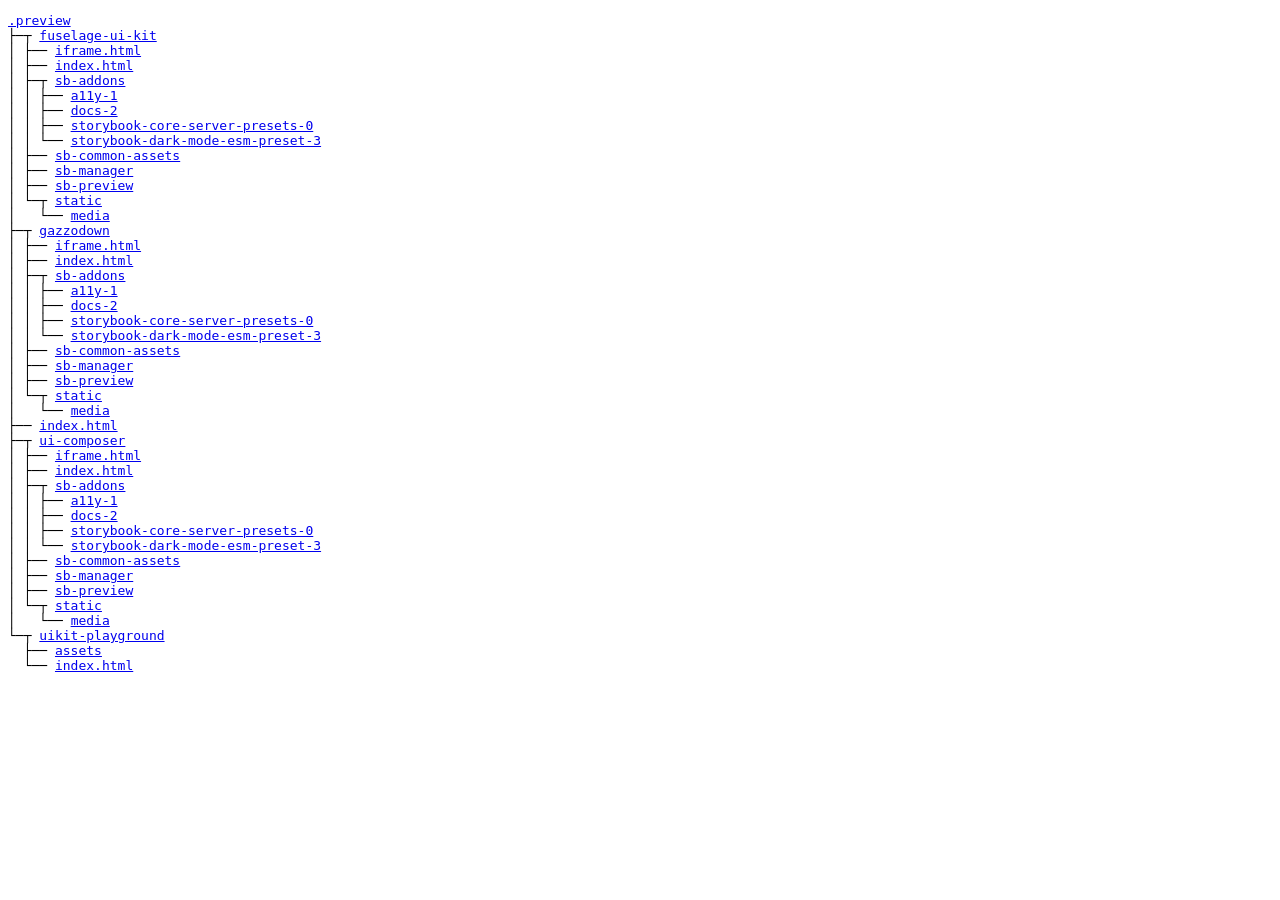
<file: develop/index.html>
<!doctype html>
<html>
    <head>
        <meta charset="UTF-8">
        <title>.preview</title>
        <style>
            * {
                font-family: monospace;
            }
        </style>
    </head>
    <body>
        <pre>
<a href="./">.preview</a>
├─┬ <a href="./fuselage-ui-kit">fuselage-ui-kit</a>
│ ├── <a href="./fuselage-ui-kit/iframe.html">iframe.html</a>
│ ├── <a href="./fuselage-ui-kit/index.html">index.html</a>
│ ├─┬ <a href="./fuselage-ui-kit/sb-addons">sb-addons</a>
│ │ ├── <a href="./fuselage-ui-kit/sb-addons/a11y-1">a11y-1</a>
│ │ ├── <a href="./fuselage-ui-kit/sb-addons/docs-2">docs-2</a>
│ │ ├── <a href="./fuselage-ui-kit/sb-addons/storybook-core-server-presets-0">storybook-core-server-presets-0</a>
│ │ └── <a href="./fuselage-ui-kit/sb-addons/storybook-dark-mode-esm-preset-3">storybook-dark-mode-esm-preset-3</a>
│ ├── <a href="./fuselage-ui-kit/sb-common-assets">sb-common-assets</a>
│ ├── <a href="./fuselage-ui-kit/sb-manager">sb-manager</a>
│ ├── <a href="./fuselage-ui-kit/sb-preview">sb-preview</a>
│ └─┬ <a href="./fuselage-ui-kit/static">static</a>
│   └── <a href="./fuselage-ui-kit/static/media">media</a>
├─┬ <a href="./gazzodown">gazzodown</a>
│ ├── <a href="./gazzodown/iframe.html">iframe.html</a>
│ ├── <a href="./gazzodown/index.html">index.html</a>
│ ├─┬ <a href="./gazzodown/sb-addons">sb-addons</a>
│ │ ├── <a href="./gazzodown/sb-addons/a11y-1">a11y-1</a>
│ │ ├── <a href="./gazzodown/sb-addons/docs-2">docs-2</a>
│ │ ├── <a href="./gazzodown/sb-addons/storybook-core-server-presets-0">storybook-core-server-presets-0</a>
│ │ └── <a href="./gazzodown/sb-addons/storybook-dark-mode-esm-preset-3">storybook-dark-mode-esm-preset-3</a>
│ ├── <a href="./gazzodown/sb-common-assets">sb-common-assets</a>
│ ├── <a href="./gazzodown/sb-manager">sb-manager</a>
│ ├── <a href="./gazzodown/sb-preview">sb-preview</a>
│ └─┬ <a href="./gazzodown/static">static</a>
│   └── <a href="./gazzodown/static/media">media</a>
├── <a href="./index.html">index.html</a>
├─┬ <a href="./ui-composer">ui-composer</a>
│ ├── <a href="./ui-composer/iframe.html">iframe.html</a>
│ ├── <a href="./ui-composer/index.html">index.html</a>
│ ├─┬ <a href="./ui-composer/sb-addons">sb-addons</a>
│ │ ├── <a href="./ui-composer/sb-addons/a11y-1">a11y-1</a>
│ │ ├── <a href="./ui-composer/sb-addons/docs-2">docs-2</a>
│ │ ├── <a href="./ui-composer/sb-addons/storybook-core-server-presets-0">storybook-core-server-presets-0</a>
│ │ └── <a href="./ui-composer/sb-addons/storybook-dark-mode-esm-preset-3">storybook-dark-mode-esm-preset-3</a>
│ ├── <a href="./ui-composer/sb-common-assets">sb-common-assets</a>
│ ├── <a href="./ui-composer/sb-manager">sb-manager</a>
│ ├── <a href="./ui-composer/sb-preview">sb-preview</a>
│ └─┬ <a href="./ui-composer/static">static</a>
│   └── <a href="./ui-composer/static/media">media</a>
└─┬ <a href="./uikit-playground">uikit-playground</a>
  ├── <a href="./uikit-playground/assets">assets</a>
  └── <a href="./uikit-playground/index.html">index.html</a>
        </pre>
    </body>
</html>
</file>
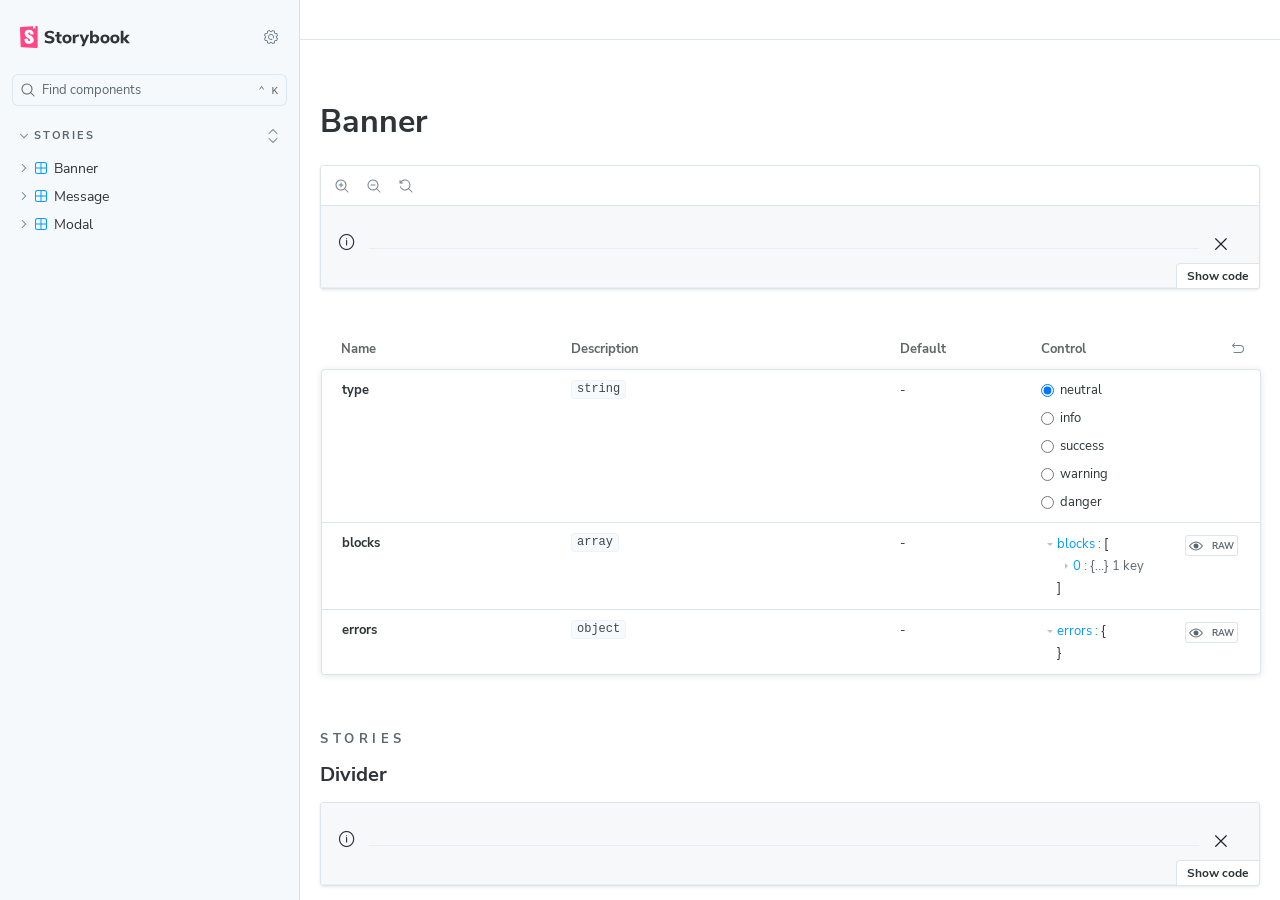
<file: develop/fuselage-ui-kit/index.html>
<!DOCTYPE html>
<html lang="en">
  <head>
    <meta charset="utf-8" />

    <title>storybook - Storybook</title>
    <meta name="viewport" content="width=device-width, initial-scale=1" />

    
    <link rel="icon" type="image/svg+xml" href="./favicon.svg" />
    
    <style>
      @font-face {
        font-family: 'Nunito Sans';
        font-style: normal;
        font-weight: 400;
        font-display: swap;
        src: url('./sb-common-assets/nunito-sans-regular.woff2') format('woff2');
      }

      @font-face {
        font-family: 'Nunito Sans';
        font-style: italic;
        font-weight: 400;
        font-display: swap;
        src: url('./sb-common-assets/nunito-sans-italic.woff2') format('woff2');
      }

      @font-face {
        font-family: 'Nunito Sans';
        font-style: normal;
        font-weight: 700;
        font-display: swap;
        src: url('./sb-common-assets/nunito-sans-bold.woff2') format('woff2');
      }

      @font-face {
        font-family: 'Nunito Sans';
        font-style: italic;
        font-weight: 700;
        font-display: swap;
        src: url('./sb-common-assets/nunito-sans-bold-italic.woff2') format('woff2');
      }
    </style>

    <link href="./sb-manager/runtime.js" rel="modulepreload" />

    
    <link href="./sb-addons/storybook-core-server-presets-0/common-manager-bundle.js" rel="modulepreload" />
    
    <link href="./sb-addons/a11y-1/manager-bundle.js" rel="modulepreload" />
    
    <link href="./sb-addons/docs-2/manager-bundle.js" rel="modulepreload" />
    
    <link href="./sb-addons/storybook-dark-mode-esm-preset-3/manager-bundle.js" rel="modulepreload" />
       

    <style>
      #storybook-root[hidden] {
        display: none !important;
      }
    </style>

    
  </head>
  <body>
    <div id="root"></div>

    
    <script>
      
        
          window['FEATURES'] = {
  "argTypeTargetsV7": true,
  "legacyDecoratorFileOrder": false,
  "disallowImplicitActionsInRenderV8": true,
  "viewport": true,
  "highlight": true,
  "controls": true,
  "interactions": true,
  "actions": true,
  "backgrounds": true,
  "outline": true,
  "measure": true
};
        
      
        
          window['REFS'] = {};
        
      
        
          window['LOGLEVEL'] = "info";
        
      
        
          window['DOCS_OPTIONS'] = {
  "defaultName": "Docs"
};
        
      
        
          window['CONFIG_TYPE'] = "PRODUCTION";
        
      
        
      
        
      
        
          window['TAGS_OPTIONS'] = {
  "dev-only": {
    "excludeFromDocsStories": true
  },
  "docs-only": {
    "excludeFromSidebar": true
  },
  "test-only": {
    "excludeFromSidebar": true,
    "excludeFromDocsStories": true
  }
};
        
      
        
          window['STORYBOOK_RENDERER'] = "react";
        
      
        
          window['STORYBOOK_BUILDER'] = "@storybook/builder-webpack5";
        
      
        
          window['STORYBOOK_FRAMEWORK'] = "/home/runner/work/Rocket.Chat/Rocket.Chat/node_modules/@storybook/react-webpack5";
        
      
    </script>
    

    <script type="module">
      import './sb-manager/globals-runtime.js';

      
        import './sb-addons/storybook-core-server-presets-0/common-manager-bundle.js';
      
        import './sb-addons/a11y-1/manager-bundle.js';
      
        import './sb-addons/docs-2/manager-bundle.js';
      
        import './sb-addons/storybook-dark-mode-esm-preset-3/manager-bundle.js';
      

      import './sb-manager/runtime.js';
    </script>
  </body>
</html>
</file>
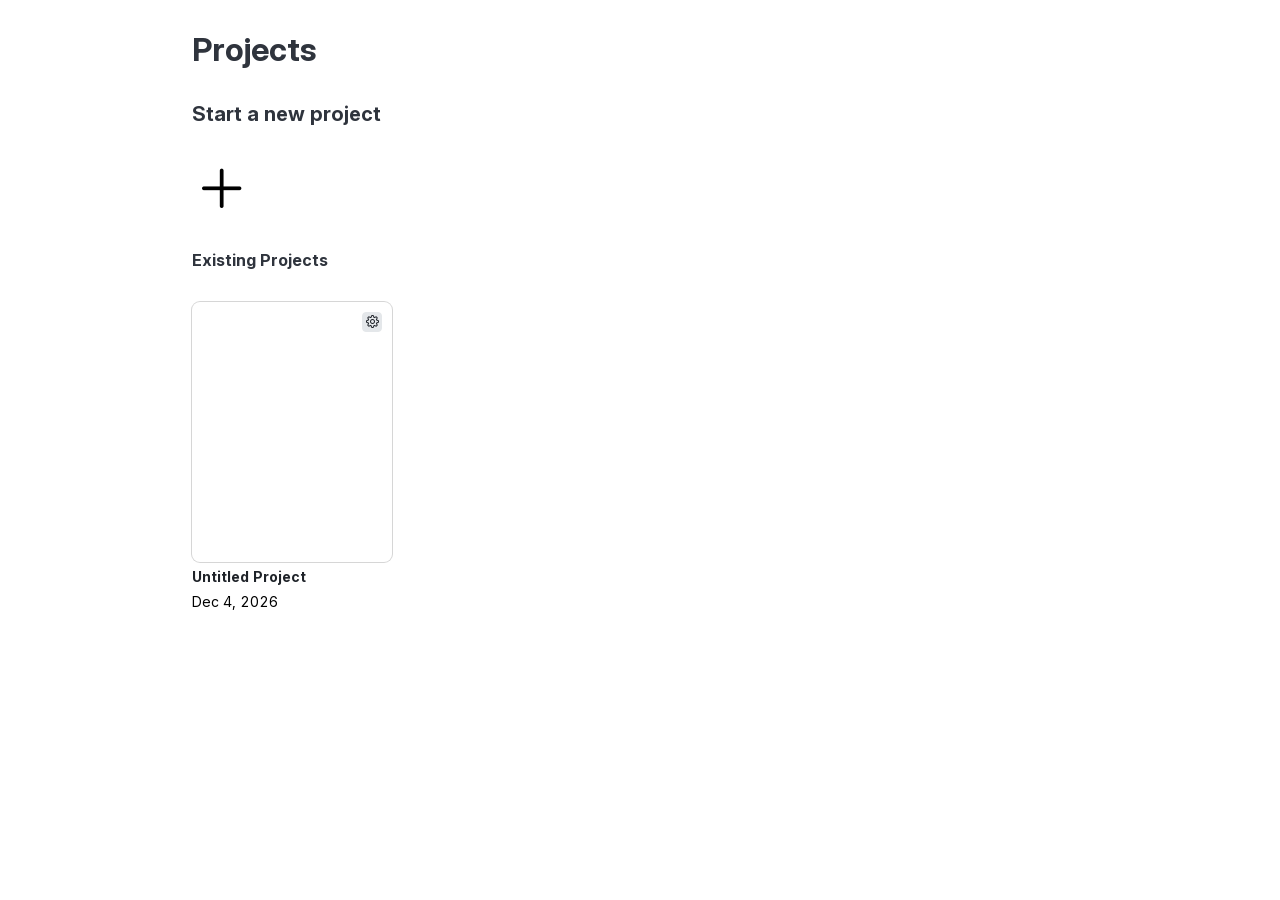
<file: develop/uikit-playground/index.html>
<!doctype html>
<html lang="en">
	<head>
		<meta charset="UTF-8" />
		<link rel="icon" type="image/svg+xml" href="./vite.svg" />
		<meta name="viewport" content="width=device-width, initial-scale=1.0" />
		<title>UiKit-Playground</title>
		<script type="module" crossorigin src="./assets/index-0lwHkDXD.js"></script>
		<link rel="modulepreload" crossorigin href="./assets/react-Ce3WaixT.js">
		<link rel="stylesheet" crossorigin href="./assets/index-DtOU7eDe.css">
	</head>
	<body>
		<div id="root"></div>
	</body>
</html>
</file>
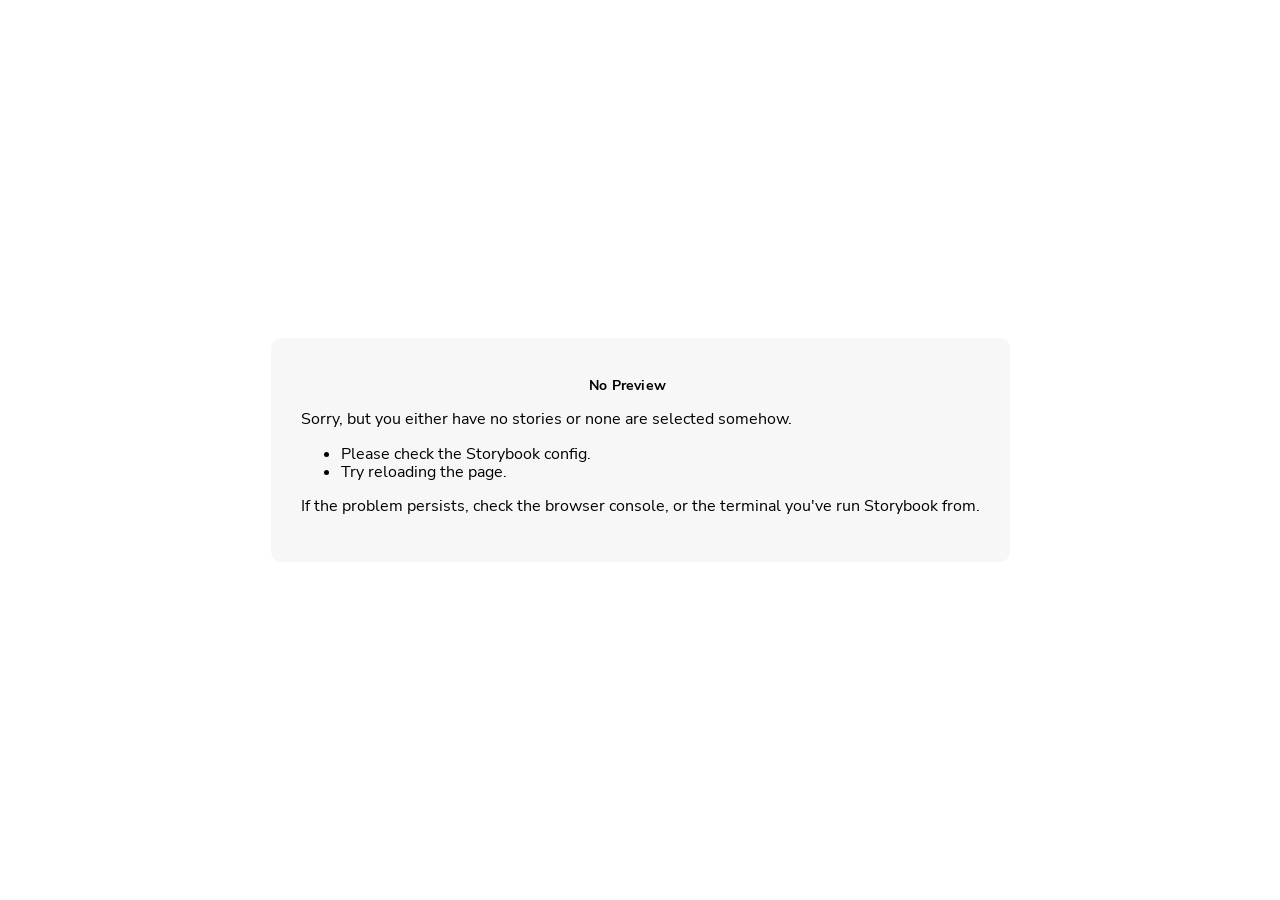
<file: develop/fuselage-ui-kit/iframe.html>
<!doctype html><html lang="en"><head><meta charset="utf-8"><title>Webpack App</title><meta name="viewport" content="width=device-width,initial-scale=1"><style>@font-face {
        font-family: 'Nunito Sans';
        font-style: normal;
        font-weight: 400;
        font-display: swap;
        src: url('./sb-common-assets/nunito-sans-regular.woff2') format('woff2');
      }

      @font-face {
        font-family: 'Nunito Sans';
        font-style: italic;
        font-weight: 400;
        font-display: swap;
        src: url('./sb-common-assets/nunito-sans-italic.woff2') format('woff2');
      }

      @font-face {
        font-family: 'Nunito Sans';
        font-style: normal;
        font-weight: 700;
        font-display: swap;
        src: url('./sb-common-assets/nunito-sans-bold.woff2') format('woff2');
      }

      @font-face {
        font-family: 'Nunito Sans';
        font-style: italic;
        font-weight: 700;
        font-display: swap;
        src: url('./sb-common-assets/nunito-sans-bold-italic.woff2') format('woff2');
      }</style><base target="_parent"><style>/* While we aren't showing the main block yet, but still preparing, we want everything the user has rendered, which may or may not be in #storybook-root, to be display none */
  .sb-show-preparing-story:not(.sb-show-main) > :not(.sb-preparing-story) {
    display: none;
  }

  .sb-show-preparing-docs:not(.sb-show-main) > :not(.sb-preparing-docs) {
    display: none;
  }

  /* Hide our own blocks when we aren't supposed to be showing them */
  :not(.sb-show-preparing-story) > .sb-preparing-story,
  :not(.sb-show-preparing-docs) > .sb-preparing-docs,
  :not(.sb-show-nopreview) > .sb-nopreview,
  :not(.sb-show-errordisplay) > .sb-errordisplay {
    display: none;
  }

  .sb-show-main.sb-main-centered {
    margin: 0;
    display: flex;
    align-items: center;
    min-height: 100vh;
  }

  .sb-show-main.sb-main-centered #storybook-root {
    box-sizing: border-box;
    margin: auto;
    padding: 1rem;
    max-height: 100%;
    /* Hack for centering correctly in IE11 */
  }

  /* Vertical centering fix for IE11 */
  @media screen and (-ms-high-contrast: none), (-ms-high-contrast: active) {
    .sb-show-main.sb-main-centered:after {
      content: '';
      min-height: inherit;
      font-size: 0;
    }
  }

  .sb-show-main.sb-main-fullscreen {
    margin: 0;
    padding: 0;
    display: block;
  }

  .sb-show-main.sb-main-padded {
    margin: 0;
    padding: 1rem;
    display: block;
    box-sizing: border-box;
  }

  .sb-wrapper {
    position: fixed;
    top: 0;
    bottom: 0;
    left: 0;
    right: 0;
    box-sizing: border-box;

    padding: 40px;
    font-family:
      'Nunito Sans',
      -apple-system,
      '.SFNSText-Regular',
      'San Francisco',
      BlinkMacSystemFont,
      'Segoe UI',
      'Helvetica Neue',
      Helvetica,
      Arial,
      sans-serif;
    -webkit-font-smoothing: antialiased;
    overflow: auto;
  }

  @media (max-width: 700px) {
    .sb-wrapper {
      padding: 20px;
    }
  }

  @media (max-width: 500px) {
    .sb-wrapper {
      padding: 10px;
    }
  }

  .sb-heading {
    font-size: 14px;
    font-weight: 600;
    letter-spacing: 0.2px;
    margin: 10px 0;
    padding-right: 25px;
  }

  .sb-nopreview {
    display: flex;
    align-content: center;
    justify-content: center;
    box-sizing: border-box;
  }

  .sb-nopreview_main {
    margin: auto;
    padding: 30px;
    border-radius: 10px;
    background: rgba(0, 0, 0, 0.03);
  }

  .sb-nopreview_heading {
    text-align: center;
  }

  .sb-errordisplay {
    background: #f6f9fc;
    color: black;
    z-index: 999999;
    width: 100vw;
    min-height: 100vh;
    box-sizing: border-box;

    & ol {
      padding-left: 18px;
      margin: 0;
    }

    & h1 {
      font-family: Nunito Sans;
      font-size: 22px;
      font-weight: 400;
      line-height: 30px;
      font-weight: normal;
      margin: 0;

      &::before {
        content: '';
        display: inline-block;
        width: 12px;
        height: 12px;
        background: #ff4400;
        border-radius: 50%;
        margin-right: 8px;
      }
    }

    & p,
    & ol {
      font-family: Nunito Sans;
      font-size: 14px;
      font-weight: 400;
      line-height: 19px;
      margin: 0;
    }

    & li + li {
      margin: 0;
      padding: 0;
      padding-top: 12px;
    }

    & a {
      color: currentColor;
    }
  }

  .sb-errordisplay_main {
    margin: auto;
    padding: 24px;
    display: flex;
    box-sizing: border-box;

    flex-direction: column;
    min-height: 100%;
    width: 100%;
    border-radius: 6px;
    background: white;
    border: 1px solid #ff0000;
    box-shadow: 0 0 64px rgba(0, 0, 0, 0.1);
    gap: 24px;
  }

  .sb-errordisplay_code {
    padding: 10px;
    flex: 1;
    background: #242424;
    color: #c6c6c6;
    box-sizing: border-box;

    font-size: 14px;
    font-weight: 400;
    line-height: 19px;
    border-radius: 4px;

    font-family:
      'Operator Mono', 'Fira Code Retina', 'Fira Code', 'FiraCode-Retina', 'Andale Mono',
      'Lucida Console', Consolas, Monaco, monospace;
    margin: 0;
    overflow: auto;
  }

  .sb-errordisplay pre {
    white-space: pre-wrap;
    white-space: revert;
  }

  @-webkit-keyframes sb-rotate360 {
    from {
      transform: rotate(0deg);
    }

    to {
      transform: rotate(360deg);
    }
  }

  @keyframes sb-rotate360 {
    from {
      transform: rotate(0deg);
    }

    to {
      transform: rotate(360deg);
    }
  }

  @-webkit-keyframes sb-glow {
    0%,
    100% {
      opacity: 1;
    }

    50% {
      opacity: 0.4;
    }
  }

  @keyframes sb-glow {
    0%,
    100% {
      opacity: 1;
    }

    50% {
      opacity: 0.4;
    }
  }

  /* We display the preparing loaders *over* the rendering story */
  .sb-preparing-story,
  .sb-preparing-docs {
    background-color: white;
    /* Maximum possible z-index. It would be better to use stacking contexts to ensure it's always
    on top, but this isn't possible as it would require making CSS changes that could affect user code */
    z-index: 2147483647;
  }

  .sb-loader {
    -webkit-animation: sb-rotate360 0.7s linear infinite;
    animation: sb-rotate360 0.7s linear infinite;
    border-color: rgba(97, 97, 97, 0.29);
    border-radius: 50%;
    border-style: solid;
    border-top-color: #646464;
    border-width: 2px;
    display: inline-block;
    height: 32px;
    left: 50%;
    margin-left: -16px;
    margin-top: -16px;
    mix-blend-mode: difference;
    overflow: hidden;
    position: absolute;
    top: 50%;
    transition: all 200ms ease-out;
    vertical-align: top;
    width: 32px;
    z-index: 4;
  }

  .sb-previewBlock {
    background: #fff;
    border: 1px solid rgba(0, 0, 0, 0.1);
    border-radius: 4px;
    box-shadow: rgba(0, 0, 0, 0.1) 0 1px 3px 0;
    margin: 25px auto 40px;
    max-width: 600px;
  }

  .sb-previewBlock_header {
    align-items: center;
    box-shadow: rgba(0, 0, 0, 0.1) 0 -1px 0 0 inset;
    display: flex;
    gap: 14px;
    height: 40px;
    padding: 0 12px;
  }

  .sb-previewBlock_icon {
    -webkit-animation: sb-glow 1.5s ease-in-out infinite;
    animation: sb-glow 1.5s ease-in-out infinite;
    background: #e6e6e6;
    height: 14px;
    width: 14px;
  }

  .sb-previewBlock_icon:last-child {
    margin-left: auto;
  }

  .sb-previewBlock_body {
    -webkit-animation: sb-glow 1.5s ease-in-out infinite;
    animation: sb-glow 1.5s ease-in-out infinite;
    height: 182px;
    position: relative;
  }

  .sb-argstableBlock {
    border-collapse: collapse;
    border-spacing: 0;
    font-size: 13px;
    line-height: 20px;
    margin: 25px auto 40px;
    max-width: 600px;
    text-align: left;
    width: 100%;
  }

  .sb-argstableBlock th:first-of-type,
  .sb-argstableBlock td:first-of-type {
    padding-left: 20px;
  }

  .sb-argstableBlock th:nth-of-type(2),
  .sb-argstableBlock td:nth-of-type(2) {
    width: 35%;
  }

  .sb-argstableBlock th:nth-of-type(3),
  .sb-argstableBlock td:nth-of-type(3) {
    width: 15%;
  }

  .sb-argstableBlock th:last-of-type,
  .sb-argstableBlock td:last-of-type {
    width: 25%;
    padding-right: 20px;
  }

  .sb-argstableBlock th span,
  .sb-argstableBlock td span {
    -webkit-animation: sb-glow 1.5s ease-in-out infinite;
    animation: sb-glow 1.5s ease-in-out infinite;
    background-color: rgba(0, 0, 0, 0.1);
    border-radius: 0;
    box-shadow: none;
    color: transparent;
  }

  .sb-argstableBlock th {
    padding: 10px 15px;
  }

  .sb-argstableBlock-body {
    border-radius: 4px;
    box-shadow:
      rgba(0, 0, 0, 0.1) 0 1px 3px 1px,
      rgba(0, 0, 0, 0.065) 0 0 0 1px;
  }

  .sb-argstableBlock-body tr {
    background: transparent;
    overflow: hidden;
  }

  .sb-argstableBlock-body tr:not(:first-child) {
    border-top: 1px solid #e6e6e6;
  }

  .sb-argstableBlock-body tr:first-child td:first-child {
    border-top-left-radius: 4px;
  }

  .sb-argstableBlock-body tr:first-child td:last-child {
    border-top-right-radius: 4px;
  }

  .sb-argstableBlock-body tr:last-child td:first-child {
    border-bottom-left-radius: 4px;
  }

  .sb-argstableBlock-body tr:last-child td:last-child {
    border-bottom-right-radius: 4px;
  }

  .sb-argstableBlock-body td {
    background: #fff;
    padding-bottom: 10px;
    padding-top: 10px;
    vertical-align: top;
  }

  .sb-argstableBlock-body td:not(:first-of-type) {
    padding-left: 15px;
    padding-right: 15px;
  }

  .sb-argstableBlock-body button {
    -webkit-animation: sb-glow 1.5s ease-in-out infinite;
    animation: sb-glow 1.5s ease-in-out infinite;
    background-color: rgba(0, 0, 0, 0.1);
    border: 0;
    border-radius: 0;
    box-shadow: none;
    color: transparent;
    display: inline;
    font-size: 12px;
    line-height: 1;
    padding: 10px 16px;
  }

  .sb-argstableBlock-summary {
    margin-top: 4px;
  }

  .sb-argstableBlock-code {
    margin-right: 4px;
    margin-bottom: 4px;
    padding: 2px 5px;
  }

  .sb-sr-only,
  .sb-hidden-until-focus:not(:focus) {
    position: absolute;
    width: 1px;
    height: 1px;
    padding: 0px;
    margin: -1px;
    overflow: hidden;
    clip: rect(0, 0, 0, 0);
    border: none;
  }

  .sb-hidden-until-focus {
    opacity: 0;
    transition: opacity 150ms ease-out;
  }

  .sb-hidden-until-focus:focus {
    opacity: 1;
  }</style><script>/* globals window */
  try {
    if (window.top !== window) {
      window.__REACT_DEVTOOLS_GLOBAL_HOOK__ = window.top.__REACT_DEVTOOLS_GLOBAL_HOOK__;
      window.__VUE_DEVTOOLS_GLOBAL_HOOK__ = window.top.__VUE_DEVTOOLS_GLOBAL_HOOK__;
      window.top.__VUE_DEVTOOLS_CONTEXT__ = window.document;
    }
  } catch (e) {
    // eslint-disable-next-line no-console
    console.warn('unable to connect to top frame for connecting dev tools');
  }</script><style>#storybook-root[hidden],
      #storybook-docs[hidden] {
        display: none !important;
      }</style></head><body><div class="sb-preparing-story sb-wrapper"><div class="sb-loader"></div></div><div class="sb-preparing-docs sb-wrapper"><div class="sb-previewBlock"><div class="sb-previewBlock_header"><div class="sb-previewBlock_icon"></div><div class="sb-previewBlock_icon"></div><div class="sb-previewBlock_icon"></div><div class="sb-previewBlock_icon"></div></div><div class="sb-previewBlock_body"><div class="sb-loader"></div></div></div><table aria-hidden="true" class="sb-argstableBlock"><thead class="sb-argstableBlock-head"><tr><th><span>Name</span></th><th><span>Description</span></th><th><span>Default</span></th><th><span>Control</span></th></tr></thead><tbody class="sb-argstableBlock-body"><tr><td><span>propertyName</span><span title="Required">*</span></td><td><div><span>This is a short description</span></div><div class="sb-argstableBlock-summary"><div><span class="sb-argstableBlock-code">summary</span></div></div></td><td><div><span class="sb-argstableBlock-code">defaultValue</span></div></td><td><button>Set string</button></td></tr><tr><td><span>propertyName</span><span>*</span></td><td><div><span>This is a short description</span></div><div class="sb-argstableBlock-summary"><div><span class="sb-argstableBlock-code">summary</span></div></div></td><td><div><span class="sb-argstableBlock-code">defaultValue</span></div></td><td><button>Set string</button></td></tr><tr><td><span>propertyName</span><span>*</span></td><td><div><span>This is a short description</span></div><div class="sb-argstableBlock-summary"><div><span class="sb-argstableBlock-code">summary</span></div></div></td><td><div><span class="sb-argstableBlock-code">defaultValue</span></div></td><td><button>Set string</button></td></tr></tbody></table></div><div class="sb-nopreview sb-wrapper"><div class="sb-nopreview_main"><h1 class="sb-nopreview_heading sb-heading">No Preview</h1><p>Sorry, but you either have no stories or none are selected somehow.</p><ul><li>Please check the Storybook config.</li><li>Try reloading the page.</li></ul><p>If the problem persists, check the browser console, or the terminal you've run Storybook from.</p></div></div><div class="sb-errordisplay sb-wrapper"><div class="sb-errordisplay_main"><h1 id="error-message"></h1><p>The component failed to render properly, likely due to a configuration issue in Storybook. Here are some common causes and how you can address them:</p><ol><li><strong>Missing Context/Providers</strong>: You can use decorators to supply specific contexts or providers, which are sometimes necessary for components to render correctly. For detailed instructions on using decorators, please visit the <a href="https://storybook.js.org/docs/writing-stories/decorators">Decorators documentation</a>.</li><li><strong>Misconfigured Webpack or Vite</strong>: Verify that Storybook picks up all necessary settings for loaders, plugins, and other relevant parameters. You can find step-by-step guides for configuring <a href="https://storybook.js.org/docs/builders/webpack">Webpack</a> or <a href="https://storybook.js.org/docs/builders/vite">Vite</a> with Storybook.</li><li><strong>Missing Environment Variables</strong>: Your Storybook may require specific environment variables to function as intended. You can set up custom environment variables as outlined in the <a href="https://storybook.js.org/docs/configure/environment-variables">Environment Variables documentation</a>.</li></ol><pre class="sb-errordisplay_code"><code id="error-stack"></code></pre></div></div><div id="storybook-root"></div><div id="storybook-docs"></div><script>window['CONFIG_TYPE'] = "PRODUCTION";
          
      
          
            window['LOGLEVEL'] = "info";
          
      
          
            window['FRAMEWORK_OPTIONS'] = {};
          
      
          
            window['CHANNEL_OPTIONS'] = {};
          
      
          
            window['FEATURES'] = {"argTypeTargetsV7":true,"legacyDecoratorFileOrder":false,"disallowImplicitActionsInRenderV8":true,"viewport":true,"highlight":true,"controls":true,"interactions":true,"actions":true,"backgrounds":true,"outline":true,"measure":true};
          
      
          
      
          
            window['STORIES'] = [{"titlePrefix":"","directory":"./src","files":"**/*.stories.tsx","importPathMatcher":"^\\.[\\\\/](?:src(?:\\/(?!\\.)(?:(?:(?!(?:^|\\/)\\.).)*?)\\/|\\/|$)(?!\\.)(?=.)[^/]*?\\.stories\\.tsx)$"},{"titlePrefix":"","directory":"./src","files":"**/stories.tsx","importPathMatcher":"^\\.[\\\\/](?:src(?:\\/(?!\\.)(?:(?:(?!(?:^|\\/)\\.).)*?)\\/|\\/|$)stories\\.tsx)$"}];
          
      
          
            window['DOCS_OPTIONS'] = {"defaultName":"Docs"};
          
      
          
            window['TAGS_OPTIONS'] = {"dev-only":{"excludeFromDocsStories":true},"docs-only":{"excludeFromSidebar":true},"test-only":{"excludeFromSidebar":true,"excludeFromDocsStories":true}};</script><script type="module">import './sb-preview/runtime.js';

      
      import './mocker-runtime-injected.js';
      
      import './runtime~main.c4c81795.iframe.bundle.js';
      
      import './450.418579a3.iframe.bundle.js';
      
      import './main.d18eb40f.iframe.bundle.js';</script></body></html>
</file>
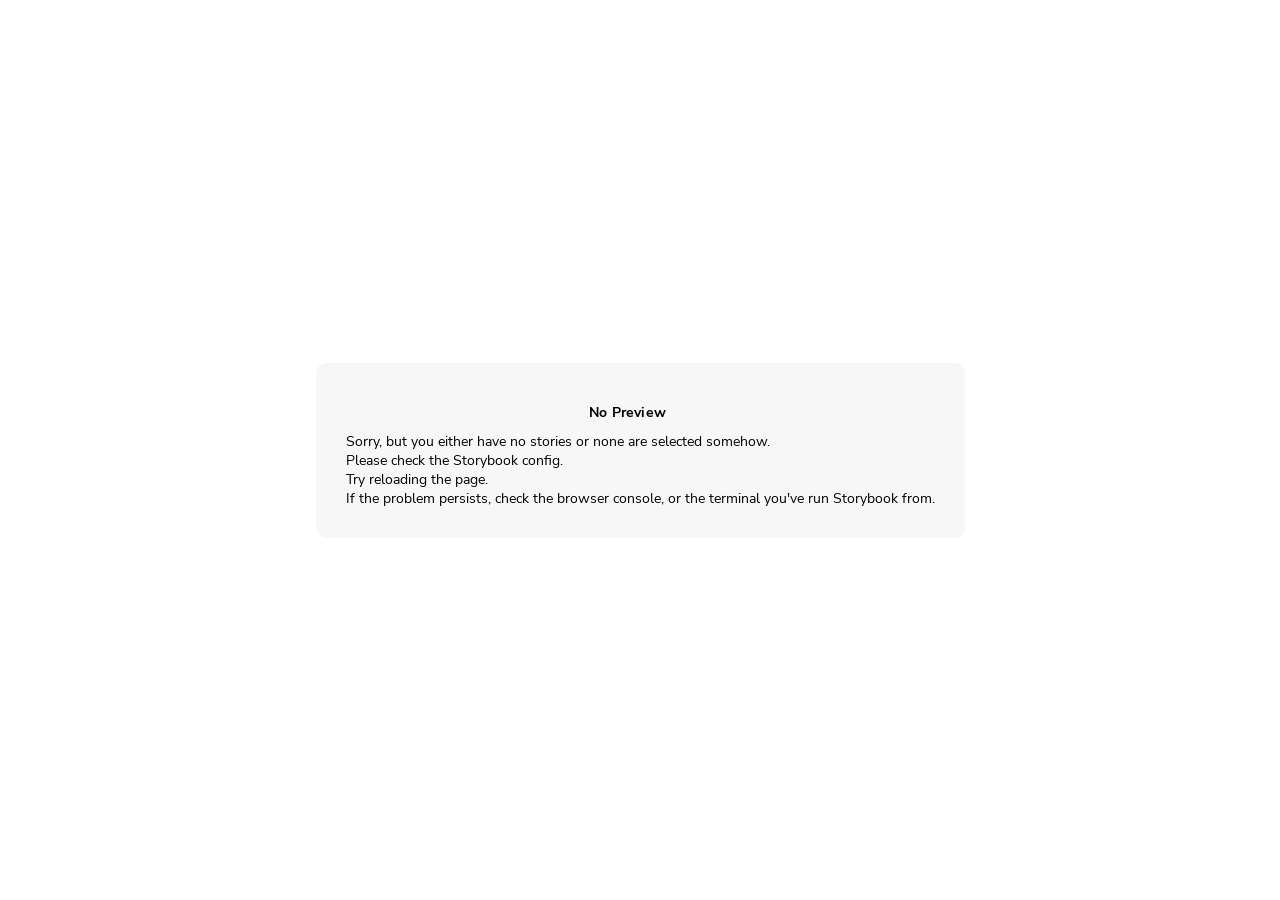
<file: develop/gazzodown/iframe.html>
<!doctype html><html lang="en"><head><meta charset="utf-8"><title>Webpack App</title><meta name="viewport" content="width=device-width,initial-scale=1"><style>@font-face {
        font-family: 'Nunito Sans';
        font-style: normal;
        font-weight: 400;
        font-display: swap;
        src: url('./sb-common-assets/nunito-sans-regular.woff2') format('woff2');
      }

      @font-face {
        font-family: 'Nunito Sans';
        font-style: italic;
        font-weight: 400;
        font-display: swap;
        src: url('./sb-common-assets/nunito-sans-italic.woff2') format('woff2');
      }

      @font-face {
        font-family: 'Nunito Sans';
        font-style: normal;
        font-weight: 700;
        font-display: swap;
        src: url('./sb-common-assets/nunito-sans-bold.woff2') format('woff2');
      }

      @font-face {
        font-family: 'Nunito Sans';
        font-style: italic;
        font-weight: 700;
        font-display: swap;
        src: url('./sb-common-assets/nunito-sans-bold-italic.woff2') format('woff2');
      }</style><base target="_parent"><style>/* While we aren't showing the main block yet, but still preparing, we want everything the user has rendered, which may or may not be in #storybook-root, to be display none */
  .sb-show-preparing-story:not(.sb-show-main) > :not(.sb-preparing-story) {
    display: none;
  }

  .sb-show-preparing-docs:not(.sb-show-main) > :not(.sb-preparing-docs) {
    display: none;
  }

  /* Hide our own blocks when we aren't supposed to be showing them */
  :not(.sb-show-preparing-story) > .sb-preparing-story,
  :not(.sb-show-preparing-docs) > .sb-preparing-docs,
  :not(.sb-show-nopreview) > .sb-nopreview,
  :not(.sb-show-errordisplay) > .sb-errordisplay {
    display: none;
  }

  .sb-show-main.sb-main-centered {
    margin: 0;
    display: flex;
    align-items: center;
    min-height: 100vh;
  }

  .sb-show-main.sb-main-centered #storybook-root {
    box-sizing: border-box;
    margin: auto;
    padding: 1rem;
    max-height: 100%;
    /* Hack for centering correctly in IE11 */
  }

  /* Vertical centering fix for IE11 */
  @media screen and (-ms-high-contrast: none), (-ms-high-contrast: active) {
    .sb-show-main.sb-main-centered:after {
      content: '';
      min-height: inherit;
      font-size: 0;
    }
  }

  .sb-show-main.sb-main-fullscreen {
    margin: 0;
    padding: 0;
    display: block;
  }

  .sb-show-main.sb-main-padded {
    margin: 0;
    padding: 1rem;
    display: block;
    box-sizing: border-box;
  }

  .sb-wrapper {
    position: fixed;
    top: 0;
    bottom: 0;
    left: 0;
    right: 0;
    box-sizing: border-box;

    padding: 40px;
    font-family:
      'Nunito Sans',
      -apple-system,
      '.SFNSText-Regular',
      'San Francisco',
      BlinkMacSystemFont,
      'Segoe UI',
      'Helvetica Neue',
      Helvetica,
      Arial,
      sans-serif;
    -webkit-font-smoothing: antialiased;
    overflow: auto;
  }

  @media (max-width: 700px) {
    .sb-wrapper {
      padding: 20px;
    }
  }

  @media (max-width: 500px) {
    .sb-wrapper {
      padding: 10px;
    }
  }

  .sb-heading {
    font-size: 14px;
    font-weight: 600;
    letter-spacing: 0.2px;
    margin: 10px 0;
    padding-right: 25px;
  }

  .sb-nopreview {
    display: flex;
    align-content: center;
    justify-content: center;
    box-sizing: border-box;
  }

  .sb-nopreview_main {
    margin: auto;
    padding: 30px;
    border-radius: 10px;
    background: rgba(0, 0, 0, 0.03);
  }

  .sb-nopreview_heading {
    text-align: center;
  }

  .sb-errordisplay {
    background: #f6f9fc;
    color: black;
    z-index: 999999;
    width: 100vw;
    min-height: 100vh;
    box-sizing: border-box;

    & ol {
      padding-left: 18px;
      margin: 0;
    }

    & h1 {
      font-family: Nunito Sans;
      font-size: 22px;
      font-weight: 400;
      line-height: 30px;
      font-weight: normal;
      margin: 0;

      &::before {
        content: '';
        display: inline-block;
        width: 12px;
        height: 12px;
        background: #ff4400;
        border-radius: 50%;
        margin-right: 8px;
      }
    }

    & p,
    & ol {
      font-family: Nunito Sans;
      font-size: 14px;
      font-weight: 400;
      line-height: 19px;
      margin: 0;
    }

    & li + li {
      margin: 0;
      padding: 0;
      padding-top: 12px;
    }

    & a {
      color: currentColor;
    }
  }

  .sb-errordisplay_main {
    margin: auto;
    padding: 24px;
    display: flex;
    box-sizing: border-box;

    flex-direction: column;
    min-height: 100%;
    width: 100%;
    border-radius: 6px;
    background: white;
    border: 1px solid #ff0000;
    box-shadow: 0 0 64px rgba(0, 0, 0, 0.1);
    gap: 24px;
  }

  .sb-errordisplay_code {
    padding: 10px;
    flex: 1;
    background: #242424;
    color: #c6c6c6;
    box-sizing: border-box;

    font-size: 14px;
    font-weight: 400;
    line-height: 19px;
    border-radius: 4px;

    font-family:
      'Operator Mono', 'Fira Code Retina', 'Fira Code', 'FiraCode-Retina', 'Andale Mono',
      'Lucida Console', Consolas, Monaco, monospace;
    margin: 0;
    overflow: auto;
  }

  .sb-errordisplay pre {
    white-space: pre-wrap;
    white-space: revert;
  }

  @-webkit-keyframes sb-rotate360 {
    from {
      transform: rotate(0deg);
    }

    to {
      transform: rotate(360deg);
    }
  }

  @keyframes sb-rotate360 {
    from {
      transform: rotate(0deg);
    }

    to {
      transform: rotate(360deg);
    }
  }

  @-webkit-keyframes sb-glow {
    0%,
    100% {
      opacity: 1;
    }

    50% {
      opacity: 0.4;
    }
  }

  @keyframes sb-glow {
    0%,
    100% {
      opacity: 1;
    }

    50% {
      opacity: 0.4;
    }
  }

  /* We display the preparing loaders *over* the rendering story */
  .sb-preparing-story,
  .sb-preparing-docs {
    background-color: white;
    /* Maximum possible z-index. It would be better to use stacking contexts to ensure it's always
    on top, but this isn't possible as it would require making CSS changes that could affect user code */
    z-index: 2147483647;
  }

  .sb-loader {
    -webkit-animation: sb-rotate360 0.7s linear infinite;
    animation: sb-rotate360 0.7s linear infinite;
    border-color: rgba(97, 97, 97, 0.29);
    border-radius: 50%;
    border-style: solid;
    border-top-color: #646464;
    border-width: 2px;
    display: inline-block;
    height: 32px;
    left: 50%;
    margin-left: -16px;
    margin-top: -16px;
    mix-blend-mode: difference;
    overflow: hidden;
    position: absolute;
    top: 50%;
    transition: all 200ms ease-out;
    vertical-align: top;
    width: 32px;
    z-index: 4;
  }

  .sb-previewBlock {
    background: #fff;
    border: 1px solid rgba(0, 0, 0, 0.1);
    border-radius: 4px;
    box-shadow: rgba(0, 0, 0, 0.1) 0 1px 3px 0;
    margin: 25px auto 40px;
    max-width: 600px;
  }

  .sb-previewBlock_header {
    align-items: center;
    box-shadow: rgba(0, 0, 0, 0.1) 0 -1px 0 0 inset;
    display: flex;
    gap: 14px;
    height: 40px;
    padding: 0 12px;
  }

  .sb-previewBlock_icon {
    -webkit-animation: sb-glow 1.5s ease-in-out infinite;
    animation: sb-glow 1.5s ease-in-out infinite;
    background: #e6e6e6;
    height: 14px;
    width: 14px;
  }

  .sb-previewBlock_icon:last-child {
    margin-left: auto;
  }

  .sb-previewBlock_body {
    -webkit-animation: sb-glow 1.5s ease-in-out infinite;
    animation: sb-glow 1.5s ease-in-out infinite;
    height: 182px;
    position: relative;
  }

  .sb-argstableBlock {
    border-collapse: collapse;
    border-spacing: 0;
    font-size: 13px;
    line-height: 20px;
    margin: 25px auto 40px;
    max-width: 600px;
    text-align: left;
    width: 100%;
  }

  .sb-argstableBlock th:first-of-type,
  .sb-argstableBlock td:first-of-type {
    padding-left: 20px;
  }

  .sb-argstableBlock th:nth-of-type(2),
  .sb-argstableBlock td:nth-of-type(2) {
    width: 35%;
  }

  .sb-argstableBlock th:nth-of-type(3),
  .sb-argstableBlock td:nth-of-type(3) {
    width: 15%;
  }

  .sb-argstableBlock th:last-of-type,
  .sb-argstableBlock td:last-of-type {
    width: 25%;
    padding-right: 20px;
  }

  .sb-argstableBlock th span,
  .sb-argstableBlock td span {
    -webkit-animation: sb-glow 1.5s ease-in-out infinite;
    animation: sb-glow 1.5s ease-in-out infinite;
    background-color: rgba(0, 0, 0, 0.1);
    border-radius: 0;
    box-shadow: none;
    color: transparent;
  }

  .sb-argstableBlock th {
    padding: 10px 15px;
  }

  .sb-argstableBlock-body {
    border-radius: 4px;
    box-shadow:
      rgba(0, 0, 0, 0.1) 0 1px 3px 1px,
      rgba(0, 0, 0, 0.065) 0 0 0 1px;
  }

  .sb-argstableBlock-body tr {
    background: transparent;
    overflow: hidden;
  }

  .sb-argstableBlock-body tr:not(:first-child) {
    border-top: 1px solid #e6e6e6;
  }

  .sb-argstableBlock-body tr:first-child td:first-child {
    border-top-left-radius: 4px;
  }

  .sb-argstableBlock-body tr:first-child td:last-child {
    border-top-right-radius: 4px;
  }

  .sb-argstableBlock-body tr:last-child td:first-child {
    border-bottom-left-radius: 4px;
  }

  .sb-argstableBlock-body tr:last-child td:last-child {
    border-bottom-right-radius: 4px;
  }

  .sb-argstableBlock-body td {
    background: #fff;
    padding-bottom: 10px;
    padding-top: 10px;
    vertical-align: top;
  }

  .sb-argstableBlock-body td:not(:first-of-type) {
    padding-left: 15px;
    padding-right: 15px;
  }

  .sb-argstableBlock-body button {
    -webkit-animation: sb-glow 1.5s ease-in-out infinite;
    animation: sb-glow 1.5s ease-in-out infinite;
    background-color: rgba(0, 0, 0, 0.1);
    border: 0;
    border-radius: 0;
    box-shadow: none;
    color: transparent;
    display: inline;
    font-size: 12px;
    line-height: 1;
    padding: 10px 16px;
  }

  .sb-argstableBlock-summary {
    margin-top: 4px;
  }

  .sb-argstableBlock-code {
    margin-right: 4px;
    margin-bottom: 4px;
    padding: 2px 5px;
  }

  .sb-sr-only,
  .sb-hidden-until-focus:not(:focus) {
    position: absolute;
    width: 1px;
    height: 1px;
    padding: 0px;
    margin: -1px;
    overflow: hidden;
    clip: rect(0, 0, 0, 0);
    border: none;
  }

  .sb-hidden-until-focus {
    opacity: 0;
    transition: opacity 150ms ease-out;
  }

  .sb-hidden-until-focus:focus {
    opacity: 1;
  }</style><script>/* globals window */
  try {
    if (window.top !== window) {
      window.__REACT_DEVTOOLS_GLOBAL_HOOK__ = window.top.__REACT_DEVTOOLS_GLOBAL_HOOK__;
      window.__VUE_DEVTOOLS_GLOBAL_HOOK__ = window.top.__VUE_DEVTOOLS_GLOBAL_HOOK__;
      window.top.__VUE_DEVTOOLS_CONTEXT__ = window.document;
    }
  } catch (e) {
    // eslint-disable-next-line no-console
    console.warn('unable to connect to top frame for connecting dev tools');
  }</script><style>#storybook-root[hidden],
      #storybook-docs[hidden] {
        display: none !important;
      }</style></head><body><div class="sb-preparing-story sb-wrapper"><div class="sb-loader"></div></div><div class="sb-preparing-docs sb-wrapper"><div class="sb-previewBlock"><div class="sb-previewBlock_header"><div class="sb-previewBlock_icon"></div><div class="sb-previewBlock_icon"></div><div class="sb-previewBlock_icon"></div><div class="sb-previewBlock_icon"></div></div><div class="sb-previewBlock_body"><div class="sb-loader"></div></div></div><table aria-hidden="true" class="sb-argstableBlock"><thead class="sb-argstableBlock-head"><tr><th><span>Name</span></th><th><span>Description</span></th><th><span>Default</span></th><th><span>Control</span></th></tr></thead><tbody class="sb-argstableBlock-body"><tr><td><span>propertyName</span><span title="Required">*</span></td><td><div><span>This is a short description</span></div><div class="sb-argstableBlock-summary"><div><span class="sb-argstableBlock-code">summary</span></div></div></td><td><div><span class="sb-argstableBlock-code">defaultValue</span></div></td><td><button>Set string</button></td></tr><tr><td><span>propertyName</span><span>*</span></td><td><div><span>This is a short description</span></div><div class="sb-argstableBlock-summary"><div><span class="sb-argstableBlock-code">summary</span></div></div></td><td><div><span class="sb-argstableBlock-code">defaultValue</span></div></td><td><button>Set string</button></td></tr><tr><td><span>propertyName</span><span>*</span></td><td><div><span>This is a short description</span></div><div class="sb-argstableBlock-summary"><div><span class="sb-argstableBlock-code">summary</span></div></div></td><td><div><span class="sb-argstableBlock-code">defaultValue</span></div></td><td><button>Set string</button></td></tr></tbody></table></div><div class="sb-nopreview sb-wrapper"><div class="sb-nopreview_main"><h1 class="sb-nopreview_heading sb-heading">No Preview</h1><p>Sorry, but you either have no stories or none are selected somehow.</p><ul><li>Please check the Storybook config.</li><li>Try reloading the page.</li></ul><p>If the problem persists, check the browser console, or the terminal you've run Storybook from.</p></div></div><div class="sb-errordisplay sb-wrapper"><div class="sb-errordisplay_main"><h1 id="error-message"></h1><p>The component failed to render properly, likely due to a configuration issue in Storybook. Here are some common causes and how you can address them:</p><ol><li><strong>Missing Context/Providers</strong>: You can use decorators to supply specific contexts or providers, which are sometimes necessary for components to render correctly. For detailed instructions on using decorators, please visit the <a href="https://storybook.js.org/docs/writing-stories/decorators">Decorators documentation</a>.</li><li><strong>Misconfigured Webpack or Vite</strong>: Verify that Storybook picks up all necessary settings for loaders, plugins, and other relevant parameters. You can find step-by-step guides for configuring <a href="https://storybook.js.org/docs/builders/webpack">Webpack</a> or <a href="https://storybook.js.org/docs/builders/vite">Vite</a> with Storybook.</li><li><strong>Missing Environment Variables</strong>: Your Storybook may require specific environment variables to function as intended. You can set up custom environment variables as outlined in the <a href="https://storybook.js.org/docs/configure/environment-variables">Environment Variables documentation</a>.</li></ol><pre class="sb-errordisplay_code"><code id="error-stack"></code></pre></div></div><div id="storybook-root"></div><div id="storybook-docs"></div><script>window['CONFIG_TYPE'] = "PRODUCTION";
          
      
          
            window['LOGLEVEL'] = "info";
          
      
          
            window['FRAMEWORK_OPTIONS'] = {};
          
      
          
            window['CHANNEL_OPTIONS'] = {};
          
      
          
            window['FEATURES'] = {"argTypeTargetsV7":true,"legacyDecoratorFileOrder":false,"disallowImplicitActionsInRenderV8":true,"viewport":true,"highlight":true,"controls":true,"interactions":true,"actions":true,"backgrounds":true,"outline":true,"measure":true};
          
      
          
      
          
            window['STORIES'] = [{"titlePrefix":"","directory":"./src","files":"**/*.stories.@(js|jsx|ts|tsx)","importPathMatcher":"^\\.[\\\\/](?:src(?:\\/(?!\\.)(?:(?:(?!(?:^|\\/)\\.).)*?)\\/|\\/|$)(?!\\.)(?=.)[^/]*?\\.stories\\.(js|jsx|ts|tsx))$"}];
          
      
          
            window['DOCS_OPTIONS'] = {"defaultName":"Docs"};
          
      
          
            window['TAGS_OPTIONS'] = {"dev-only":{"excludeFromDocsStories":true},"docs-only":{"excludeFromSidebar":true},"test-only":{"excludeFromSidebar":true,"excludeFromDocsStories":true}};</script><script type="module">import './sb-preview/runtime.js';

      
      import './mocker-runtime-injected.js';
      
      import './runtime~main.b5a06fe1.iframe.bundle.js';
      
      import './192.a0be5050.iframe.bundle.js';
      
      import './main.95bf2e3b.iframe.bundle.js';</script></body></html>
</file>
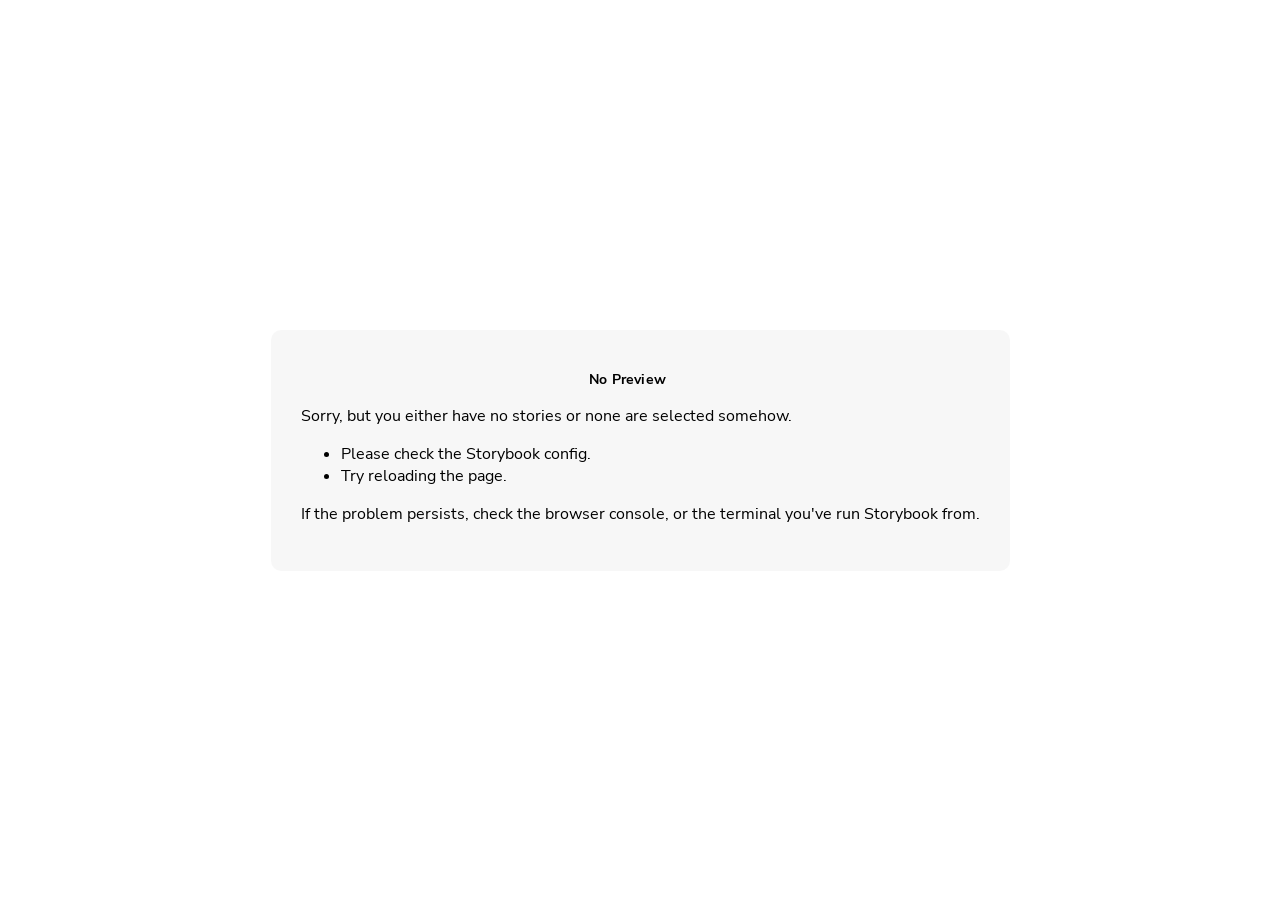
<file: develop/ui-composer/iframe.html>
<!doctype html><html lang="en"><head><meta charset="utf-8"><title>Webpack App</title><meta name="viewport" content="width=device-width,initial-scale=1"><style>@font-face {
        font-family: 'Nunito Sans';
        font-style: normal;
        font-weight: 400;
        font-display: swap;
        src: url('./sb-common-assets/nunito-sans-regular.woff2') format('woff2');
      }

      @font-face {
        font-family: 'Nunito Sans';
        font-style: italic;
        font-weight: 400;
        font-display: swap;
        src: url('./sb-common-assets/nunito-sans-italic.woff2') format('woff2');
      }

      @font-face {
        font-family: 'Nunito Sans';
        font-style: normal;
        font-weight: 700;
        font-display: swap;
        src: url('./sb-common-assets/nunito-sans-bold.woff2') format('woff2');
      }

      @font-face {
        font-family: 'Nunito Sans';
        font-style: italic;
        font-weight: 700;
        font-display: swap;
        src: url('./sb-common-assets/nunito-sans-bold-italic.woff2') format('woff2');
      }</style><base target="_parent"><style>/* While we aren't showing the main block yet, but still preparing, we want everything the user has rendered, which may or may not be in #storybook-root, to be display none */
  .sb-show-preparing-story:not(.sb-show-main) > :not(.sb-preparing-story) {
    display: none;
  }

  .sb-show-preparing-docs:not(.sb-show-main) > :not(.sb-preparing-docs) {
    display: none;
  }

  /* Hide our own blocks when we aren't supposed to be showing them */
  :not(.sb-show-preparing-story) > .sb-preparing-story,
  :not(.sb-show-preparing-docs) > .sb-preparing-docs,
  :not(.sb-show-nopreview) > .sb-nopreview,
  :not(.sb-show-errordisplay) > .sb-errordisplay {
    display: none;
  }

  .sb-show-main.sb-main-centered {
    margin: 0;
    display: flex;
    align-items: center;
    min-height: 100vh;
  }

  .sb-show-main.sb-main-centered #storybook-root {
    box-sizing: border-box;
    margin: auto;
    padding: 1rem;
    max-height: 100%;
    /* Hack for centering correctly in IE11 */
  }

  /* Vertical centering fix for IE11 */
  @media screen and (-ms-high-contrast: none), (-ms-high-contrast: active) {
    .sb-show-main.sb-main-centered:after {
      content: '';
      min-height: inherit;
      font-size: 0;
    }
  }

  .sb-show-main.sb-main-fullscreen {
    margin: 0;
    padding: 0;
    display: block;
  }

  .sb-show-main.sb-main-padded {
    margin: 0;
    padding: 1rem;
    display: block;
    box-sizing: border-box;
  }

  .sb-wrapper {
    position: fixed;
    top: 0;
    bottom: 0;
    left: 0;
    right: 0;
    box-sizing: border-box;

    padding: 40px;
    font-family:
      'Nunito Sans',
      -apple-system,
      '.SFNSText-Regular',
      'San Francisco',
      BlinkMacSystemFont,
      'Segoe UI',
      'Helvetica Neue',
      Helvetica,
      Arial,
      sans-serif;
    -webkit-font-smoothing: antialiased;
    overflow: auto;
  }

  @media (max-width: 700px) {
    .sb-wrapper {
      padding: 20px;
    }
  }

  @media (max-width: 500px) {
    .sb-wrapper {
      padding: 10px;
    }
  }

  .sb-heading {
    font-size: 14px;
    font-weight: 600;
    letter-spacing: 0.2px;
    margin: 10px 0;
    padding-right: 25px;
  }

  .sb-nopreview {
    display: flex;
    align-content: center;
    justify-content: center;
    box-sizing: border-box;
  }

  .sb-nopreview_main {
    margin: auto;
    padding: 30px;
    border-radius: 10px;
    background: rgba(0, 0, 0, 0.03);
  }

  .sb-nopreview_heading {
    text-align: center;
  }

  .sb-errordisplay {
    background: #f6f9fc;
    color: black;
    z-index: 999999;
    width: 100vw;
    min-height: 100vh;
    box-sizing: border-box;

    & ol {
      padding-left: 18px;
      margin: 0;
    }

    & h1 {
      font-family: Nunito Sans;
      font-size: 22px;
      font-weight: 400;
      line-height: 30px;
      font-weight: normal;
      margin: 0;

      &::before {
        content: '';
        display: inline-block;
        width: 12px;
        height: 12px;
        background: #ff4400;
        border-radius: 50%;
        margin-right: 8px;
      }
    }

    & p,
    & ol {
      font-family: Nunito Sans;
      font-size: 14px;
      font-weight: 400;
      line-height: 19px;
      margin: 0;
    }

    & li + li {
      margin: 0;
      padding: 0;
      padding-top: 12px;
    }

    & a {
      color: currentColor;
    }
  }

  .sb-errordisplay_main {
    margin: auto;
    padding: 24px;
    display: flex;
    box-sizing: border-box;

    flex-direction: column;
    min-height: 100%;
    width: 100%;
    border-radius: 6px;
    background: white;
    border: 1px solid #ff0000;
    box-shadow: 0 0 64px rgba(0, 0, 0, 0.1);
    gap: 24px;
  }

  .sb-errordisplay_code {
    padding: 10px;
    flex: 1;
    background: #242424;
    color: #c6c6c6;
    box-sizing: border-box;

    font-size: 14px;
    font-weight: 400;
    line-height: 19px;
    border-radius: 4px;

    font-family:
      'Operator Mono', 'Fira Code Retina', 'Fira Code', 'FiraCode-Retina', 'Andale Mono',
      'Lucida Console', Consolas, Monaco, monospace;
    margin: 0;
    overflow: auto;
  }

  .sb-errordisplay pre {
    white-space: pre-wrap;
    white-space: revert;
  }

  @-webkit-keyframes sb-rotate360 {
    from {
      transform: rotate(0deg);
    }

    to {
      transform: rotate(360deg);
    }
  }

  @keyframes sb-rotate360 {
    from {
      transform: rotate(0deg);
    }

    to {
      transform: rotate(360deg);
    }
  }

  @-webkit-keyframes sb-glow {
    0%,
    100% {
      opacity: 1;
    }

    50% {
      opacity: 0.4;
    }
  }

  @keyframes sb-glow {
    0%,
    100% {
      opacity: 1;
    }

    50% {
      opacity: 0.4;
    }
  }

  /* We display the preparing loaders *over* the rendering story */
  .sb-preparing-story,
  .sb-preparing-docs {
    background-color: white;
    /* Maximum possible z-index. It would be better to use stacking contexts to ensure it's always
    on top, but this isn't possible as it would require making CSS changes that could affect user code */
    z-index: 2147483647;
  }

  .sb-loader {
    -webkit-animation: sb-rotate360 0.7s linear infinite;
    animation: sb-rotate360 0.7s linear infinite;
    border-color: rgba(97, 97, 97, 0.29);
    border-radius: 50%;
    border-style: solid;
    border-top-color: #646464;
    border-width: 2px;
    display: inline-block;
    height: 32px;
    left: 50%;
    margin-left: -16px;
    margin-top: -16px;
    mix-blend-mode: difference;
    overflow: hidden;
    position: absolute;
    top: 50%;
    transition: all 200ms ease-out;
    vertical-align: top;
    width: 32px;
    z-index: 4;
  }

  .sb-previewBlock {
    background: #fff;
    border: 1px solid rgba(0, 0, 0, 0.1);
    border-radius: 4px;
    box-shadow: rgba(0, 0, 0, 0.1) 0 1px 3px 0;
    margin: 25px auto 40px;
    max-width: 600px;
  }

  .sb-previewBlock_header {
    align-items: center;
    box-shadow: rgba(0, 0, 0, 0.1) 0 -1px 0 0 inset;
    display: flex;
    gap: 14px;
    height: 40px;
    padding: 0 12px;
  }

  .sb-previewBlock_icon {
    -webkit-animation: sb-glow 1.5s ease-in-out infinite;
    animation: sb-glow 1.5s ease-in-out infinite;
    background: #e6e6e6;
    height: 14px;
    width: 14px;
  }

  .sb-previewBlock_icon:last-child {
    margin-left: auto;
  }

  .sb-previewBlock_body {
    -webkit-animation: sb-glow 1.5s ease-in-out infinite;
    animation: sb-glow 1.5s ease-in-out infinite;
    height: 182px;
    position: relative;
  }

  .sb-argstableBlock {
    border-collapse: collapse;
    border-spacing: 0;
    font-size: 13px;
    line-height: 20px;
    margin: 25px auto 40px;
    max-width: 600px;
    text-align: left;
    width: 100%;
  }

  .sb-argstableBlock th:first-of-type,
  .sb-argstableBlock td:first-of-type {
    padding-left: 20px;
  }

  .sb-argstableBlock th:nth-of-type(2),
  .sb-argstableBlock td:nth-of-type(2) {
    width: 35%;
  }

  .sb-argstableBlock th:nth-of-type(3),
  .sb-argstableBlock td:nth-of-type(3) {
    width: 15%;
  }

  .sb-argstableBlock th:last-of-type,
  .sb-argstableBlock td:last-of-type {
    width: 25%;
    padding-right: 20px;
  }

  .sb-argstableBlock th span,
  .sb-argstableBlock td span {
    -webkit-animation: sb-glow 1.5s ease-in-out infinite;
    animation: sb-glow 1.5s ease-in-out infinite;
    background-color: rgba(0, 0, 0, 0.1);
    border-radius: 0;
    box-shadow: none;
    color: transparent;
  }

  .sb-argstableBlock th {
    padding: 10px 15px;
  }

  .sb-argstableBlock-body {
    border-radius: 4px;
    box-shadow:
      rgba(0, 0, 0, 0.1) 0 1px 3px 1px,
      rgba(0, 0, 0, 0.065) 0 0 0 1px;
  }

  .sb-argstableBlock-body tr {
    background: transparent;
    overflow: hidden;
  }

  .sb-argstableBlock-body tr:not(:first-child) {
    border-top: 1px solid #e6e6e6;
  }

  .sb-argstableBlock-body tr:first-child td:first-child {
    border-top-left-radius: 4px;
  }

  .sb-argstableBlock-body tr:first-child td:last-child {
    border-top-right-radius: 4px;
  }

  .sb-argstableBlock-body tr:last-child td:first-child {
    border-bottom-left-radius: 4px;
  }

  .sb-argstableBlock-body tr:last-child td:last-child {
    border-bottom-right-radius: 4px;
  }

  .sb-argstableBlock-body td {
    background: #fff;
    padding-bottom: 10px;
    padding-top: 10px;
    vertical-align: top;
  }

  .sb-argstableBlock-body td:not(:first-of-type) {
    padding-left: 15px;
    padding-right: 15px;
  }

  .sb-argstableBlock-body button {
    -webkit-animation: sb-glow 1.5s ease-in-out infinite;
    animation: sb-glow 1.5s ease-in-out infinite;
    background-color: rgba(0, 0, 0, 0.1);
    border: 0;
    border-radius: 0;
    box-shadow: none;
    color: transparent;
    display: inline;
    font-size: 12px;
    line-height: 1;
    padding: 10px 16px;
  }

  .sb-argstableBlock-summary {
    margin-top: 4px;
  }

  .sb-argstableBlock-code {
    margin-right: 4px;
    margin-bottom: 4px;
    padding: 2px 5px;
  }

  .sb-sr-only,
  .sb-hidden-until-focus:not(:focus) {
    position: absolute;
    width: 1px;
    height: 1px;
    padding: 0px;
    margin: -1px;
    overflow: hidden;
    clip: rect(0, 0, 0, 0);
    border: none;
  }

  .sb-hidden-until-focus {
    opacity: 0;
    transition: opacity 150ms ease-out;
  }

  .sb-hidden-until-focus:focus {
    opacity: 1;
  }</style><script>/* globals window */
  try {
    if (window.top !== window) {
      window.__REACT_DEVTOOLS_GLOBAL_HOOK__ = window.top.__REACT_DEVTOOLS_GLOBAL_HOOK__;
      window.__VUE_DEVTOOLS_GLOBAL_HOOK__ = window.top.__VUE_DEVTOOLS_GLOBAL_HOOK__;
      window.top.__VUE_DEVTOOLS_CONTEXT__ = window.document;
    }
  } catch (e) {
    // eslint-disable-next-line no-console
    console.warn('unable to connect to top frame for connecting dev tools');
  }</script><style>#storybook-root[hidden],
      #storybook-docs[hidden] {
        display: none !important;
      }</style></head><body><div class="sb-preparing-story sb-wrapper"><div class="sb-loader"></div></div><div class="sb-preparing-docs sb-wrapper"><div class="sb-previewBlock"><div class="sb-previewBlock_header"><div class="sb-previewBlock_icon"></div><div class="sb-previewBlock_icon"></div><div class="sb-previewBlock_icon"></div><div class="sb-previewBlock_icon"></div></div><div class="sb-previewBlock_body"><div class="sb-loader"></div></div></div><table aria-hidden="true" class="sb-argstableBlock"><thead class="sb-argstableBlock-head"><tr><th><span>Name</span></th><th><span>Description</span></th><th><span>Default</span></th><th><span>Control</span></th></tr></thead><tbody class="sb-argstableBlock-body"><tr><td><span>propertyName</span><span title="Required">*</span></td><td><div><span>This is a short description</span></div><div class="sb-argstableBlock-summary"><div><span class="sb-argstableBlock-code">summary</span></div></div></td><td><div><span class="sb-argstableBlock-code">defaultValue</span></div></td><td><button>Set string</button></td></tr><tr><td><span>propertyName</span><span>*</span></td><td><div><span>This is a short description</span></div><div class="sb-argstableBlock-summary"><div><span class="sb-argstableBlock-code">summary</span></div></div></td><td><div><span class="sb-argstableBlock-code">defaultValue</span></div></td><td><button>Set string</button></td></tr><tr><td><span>propertyName</span><span>*</span></td><td><div><span>This is a short description</span></div><div class="sb-argstableBlock-summary"><div><span class="sb-argstableBlock-code">summary</span></div></div></td><td><div><span class="sb-argstableBlock-code">defaultValue</span></div></td><td><button>Set string</button></td></tr></tbody></table></div><div class="sb-nopreview sb-wrapper"><div class="sb-nopreview_main"><h1 class="sb-nopreview_heading sb-heading">No Preview</h1><p>Sorry, but you either have no stories or none are selected somehow.</p><ul><li>Please check the Storybook config.</li><li>Try reloading the page.</li></ul><p>If the problem persists, check the browser console, or the terminal you've run Storybook from.</p></div></div><div class="sb-errordisplay sb-wrapper"><div class="sb-errordisplay_main"><h1 id="error-message"></h1><p>The component failed to render properly, likely due to a configuration issue in Storybook. Here are some common causes and how you can address them:</p><ol><li><strong>Missing Context/Providers</strong>: You can use decorators to supply specific contexts or providers, which are sometimes necessary for components to render correctly. For detailed instructions on using decorators, please visit the <a href="https://storybook.js.org/docs/writing-stories/decorators">Decorators documentation</a>.</li><li><strong>Misconfigured Webpack or Vite</strong>: Verify that Storybook picks up all necessary settings for loaders, plugins, and other relevant parameters. You can find step-by-step guides for configuring <a href="https://storybook.js.org/docs/builders/webpack">Webpack</a> or <a href="https://storybook.js.org/docs/builders/vite">Vite</a> with Storybook.</li><li><strong>Missing Environment Variables</strong>: Your Storybook may require specific environment variables to function as intended. You can set up custom environment variables as outlined in the <a href="https://storybook.js.org/docs/configure/environment-variables">Environment Variables documentation</a>.</li></ol><pre class="sb-errordisplay_code"><code id="error-stack"></code></pre></div></div><div id="storybook-root"></div><div id="storybook-docs"></div><script>window['CONFIG_TYPE'] = "PRODUCTION";
          
      
          
            window['LOGLEVEL'] = "info";
          
      
          
            window['FRAMEWORK_OPTIONS'] = {};
          
      
          
            window['CHANNEL_OPTIONS'] = {};
          
      
          
            window['FEATURES'] = {"argTypeTargetsV7":true,"legacyDecoratorFileOrder":false,"disallowImplicitActionsInRenderV8":true,"viewport":true,"highlight":true,"controls":true,"interactions":true,"actions":true,"backgrounds":true,"outline":true,"measure":true};
          
      
          
      
          
            window['STORIES'] = [{"titlePrefix":"","directory":"./src","files":"**/*.stories.@(js|jsx|ts|tsx)","importPathMatcher":"^\\.[\\\\/](?:src(?:\\/(?!\\.)(?:(?:(?!(?:^|\\/)\\.).)*?)\\/|\\/|$)(?!\\.)(?=.)[^/]*?\\.stories\\.(js|jsx|ts|tsx))$"}];
          
      
          
            window['DOCS_OPTIONS'] = {"defaultName":"Docs"};
          
      
          
            window['TAGS_OPTIONS'] = {"dev-only":{"excludeFromDocsStories":true},"docs-only":{"excludeFromSidebar":true},"test-only":{"excludeFromSidebar":true,"excludeFromDocsStories":true}};</script><script type="module">import './sb-preview/runtime.js';

      
      import './mocker-runtime-injected.js';
      
      import './runtime~main.bb28fa25.iframe.bundle.js';
      
      import './731.a80c69be.iframe.bundle.js';
      
      import './main.995682e1.iframe.bundle.js';</script></body></html>
</file>
<file: develop/uikit-playground/assets/index-DtOU7eDe.css>
@font-face{font-family:RocketChat;font-weight:400;font-style:normal;font-display:auto;src:url(./rocketchat-NDkAvwFj.eot);src:url(./rocketchat-NDkAvwFj.eot?#iefix)format("embedded-opentype"),url(./rocketchat-DS1i5KzR.woff2)format("woff2"),url(./rocketchat-BZlGG_A8.woff)format("woff"),url(./rocketchat-mzVqXd8V.ttf)format("truetype"),url(./rocketchat-BuRDb2va.svg#RocketChat)format("svg")}@font-face{font-family:Inter;font-weight:100 900;font-style:normal;font-display:swap;src:url(./InterVariable-DiVDrmQJ.woff2)format("woff2")}.rcx-box--with-inline-elements a,.rcx-field__description a,.rcx-field__error a,.rcx-field__hint a,.rcx-field__link a,.rcx-message-generic-preview__footer a,.rcx-message-generic-preview__title-link,.rcx-sidebar-item,.rcx-sidebar-link,.rcx-states__link a,.rcx-tag--clickable.rcx-tag--clickable,a:where(:not(.rcx-button)){color:var(--rcx-link-color,var(--rcx-color-font-info,#095ad2))}.focus.rcx-message-generic-preview__title-link,.focus.rcx-sidebar-item,.focus.rcx-sidebar-link,.focus.rcx-tag--clickable,.is-focused.rcx-message-generic-preview__title-link,.is-focused.rcx-sidebar-item,.is-focused.rcx-sidebar-link,.is-focused.rcx-tag--clickable,.rcx-box--with-inline-elements a.focus,.rcx-box--with-inline-elements a.is-focused,.rcx-box--with-inline-elements a:focus-visible,.rcx-field__description a.focus,.rcx-field__description a.is-focused,.rcx-field__description a:focus-visible,.rcx-field__error a.focus,.rcx-field__error a.is-focused,.rcx-field__error a:focus-visible,.rcx-field__hint a.focus,.rcx-field__hint a.is-focused,.rcx-field__hint a:focus-visible,.rcx-field__link a.focus,.rcx-field__link a.is-focused,.rcx-field__link a:focus-visible,.rcx-message-generic-preview__footer a.focus,.rcx-message-generic-preview__footer a.is-focused,.rcx-message-generic-preview__footer a:focus-visible,.rcx-message-generic-preview__title-link:focus-visible,.rcx-sidebar-item:focus-visible,.rcx-sidebar-link:focus-visible,.rcx-states__link a.focus,.rcx-states__link a.is-focused,.rcx-states__link a:focus-visible,.rcx-tag--clickable:focus-visible,a.focus:where(:not(.rcx-button)),a.is-focused:where(:not(.rcx-button)),a:focus-visible:where(:not(.rcx-button)){color:var(--rcx-link-focus-color,var(--rcx-color-font-info,#095ad2));border-radius:var(--rcx-border-radius-small,.125rem);outline:var(--rcx-link-focus-outline-color,var(--rcx-color-stroke-highlight,#156ff5)) solid 1px;outline-offset:0;box-shadow:0 0 0 2px var(--rcx-link-focus-box-shadow-color,var(--rcx-color-stroke-extra-light-highlight,#d1ebfe));text-decoration:none}.rcx-box--with-inline-elements a:where(.is-visited),.rcx-box--with-inline-elements a:where(:visited),.rcx-field__description a:where(.is-visited),.rcx-field__description a:where(:visited),.rcx-field__error a:where(.is-visited),.rcx-field__error a:where(:visited),.rcx-field__hint a:where(.is-visited),.rcx-field__hint a:where(:visited),.rcx-field__link a:where(.is-visited),.rcx-field__link a:where(:visited),.rcx-message-generic-preview__footer a:where(.is-visited),.rcx-message-generic-preview__footer a:where(:visited),.rcx-message-generic-preview__title-link:where(.is-visited),.rcx-message-generic-preview__title-link:where(:visited),.rcx-sidebar-item:where(.is-visited),.rcx-sidebar-item:where(:visited),.rcx-sidebar-link:where(.is-visited),.rcx-sidebar-link:where(:visited),.rcx-states__link a:where(.is-visited),.rcx-states__link a:where(:visited),.rcx-tag--clickable:where(.is-visited),.rcx-tag--clickable:where(:visited),.rcx-tag--danger.rcx-tag--clickable:where(.is-visited),.rcx-tag--danger.rcx-tag--clickable:where(:visited),.rcx-tag--featured.rcx-tag--clickable:where(.is-visited),.rcx-tag--featured.rcx-tag--clickable:where(:visited),.rcx-tag--primary.rcx-tag--clickable:where(.is-visited),.rcx-tag--primary.rcx-tag--clickable:where(:visited),.rcx-tag--secondary-danger.rcx-tag--clickable:where(.is-visited),.rcx-tag--secondary-danger.rcx-tag--clickable:where(:visited),.rcx-tag--secondary-info.rcx-tag--clickable:where(.is-visited),.rcx-tag--secondary-info.rcx-tag--clickable:where(:visited),.rcx-tag--secondary-warning.rcx-tag--clickable:where(.is-visited),.rcx-tag--secondary-warning.rcx-tag--clickable:where(:visited),.rcx-tag--secondary.rcx-tag--clickable:where(.is-visited),.rcx-tag--secondary.rcx-tag--clickable:where(:visited),.rcx-tag--warning.rcx-tag--clickable:where(.is-visited),.rcx-tag--warning.rcx-tag--clickable:where(:visited),a:where(.is-visited):where(:not(.rcx-button)),a:where(:visited):where(:not(.rcx-button)){color:var(--rcx-link-visited-color,var(--rcx-color-font-info,#095ad2))}.rcx-box--with-inline-elements a:where(.active),.rcx-box--with-inline-elements a:where(.is-active),.rcx-box--with-inline-elements a:where(:active),.rcx-field__description a:where(.active),.rcx-field__description a:where(.is-active),.rcx-field__description a:where(:active),.rcx-field__error a:where(.active),.rcx-field__error a:where(.is-active),.rcx-field__error a:where(:active),.rcx-field__hint a:where(.active),.rcx-field__hint a:where(.is-active),.rcx-field__hint a:where(:active),.rcx-field__link a:where(.active),.rcx-field__link a:where(.is-active),.rcx-field__link a:where(:active),.rcx-message-generic-preview__footer a:where(.active),.rcx-message-generic-preview__footer a:where(.is-active),.rcx-message-generic-preview__footer a:where(:active),.rcx-message-generic-preview__title-link:where(.active),.rcx-message-generic-preview__title-link:where(.is-active),.rcx-message-generic-preview__title-link:where(:active),.rcx-sidebar-item:where(.active),.rcx-sidebar-item:where(.is-active),.rcx-sidebar-item:where(:active),.rcx-sidebar-link:where(.active),.rcx-sidebar-link:where(.is-active),.rcx-sidebar-link:where(:active),.rcx-states__link a:where(.active),.rcx-states__link a:where(.is-active),.rcx-states__link a:where(:active),.rcx-tag--clickable:where(.active),.rcx-tag--clickable:where(.is-active),.rcx-tag--clickable:where(:active),.rcx-tag--danger.rcx-tag--clickable:where(.active),.rcx-tag--danger.rcx-tag--clickable:where(.is-active),.rcx-tag--danger.rcx-tag--clickable:where(:active),.rcx-tag--featured.rcx-tag--clickable:where(.active),.rcx-tag--featured.rcx-tag--clickable:where(.is-active),.rcx-tag--featured.rcx-tag--clickable:where(:active),.rcx-tag--primary.rcx-tag--clickable:where(.active),.rcx-tag--primary.rcx-tag--clickable:where(.is-active),.rcx-tag--primary.rcx-tag--clickable:where(:active),.rcx-tag--secondary-danger.rcx-tag--clickable:where(.active),.rcx-tag--secondary-danger.rcx-tag--clickable:where(.is-active),.rcx-tag--secondary-danger.rcx-tag--clickable:where(:active),.rcx-tag--secondary-info.rcx-tag--clickable:where(.active),.rcx-tag--secondary-info.rcx-tag--clickable:where(.is-active),.rcx-tag--secondary-info.rcx-tag--clickable:where(:active),.rcx-tag--secondary-warning.rcx-tag--clickable:where(.active),.rcx-tag--secondary-warning.rcx-tag--clickable:where(.is-active),.rcx-tag--secondary-warning.rcx-tag--clickable:where(:active),.rcx-tag--secondary.rcx-tag--clickable:where(.active),.rcx-tag--secondary.rcx-tag--clickable:where(.is-active),.rcx-tag--secondary.rcx-tag--clickable:where(:active),.rcx-tag--warning.rcx-tag--clickable:where(.active),.rcx-tag--warning.rcx-tag--clickable:where(.is-active),.rcx-tag--warning.rcx-tag--clickable:where(:active),a:where(.active):where(:not(.rcx-button)),a:where(.is-active):where(:not(.rcx-button)),a:where(:active):where(:not(.rcx-button)){color:var(--rcx-link-active-color,var(--rcx-color-font-info,#095ad2))}.rcx-box--with-inline-elements abbr,.rcx-box--with-inline-elements b,.rcx-box--with-inline-elements cite,.rcx-box--with-inline-elements code,.rcx-box--with-inline-elements del,.rcx-box--with-inline-elements dfn,.rcx-box--with-inline-elements em,.rcx-box--with-inline-elements i,.rcx-box--with-inline-elements ins,.rcx-box--with-inline-elements kbd,.rcx-box--with-inline-elements q,.rcx-box--with-inline-elements samp,.rcx-box--with-inline-elements small,.rcx-box--with-inline-elements strong,.rcx-box--with-inline-elements sub,.rcx-box--with-inline-elements sup,.rcx-box--with-inline-elements time,.rcx-box--with-inline-elements var,.rcx-field__description abbr,.rcx-field__description b,.rcx-field__description cite,.rcx-field__description code,.rcx-field__description del,.rcx-field__description dfn,.rcx-field__description em,.rcx-field__description i,.rcx-field__description ins,.rcx-field__description kbd,.rcx-field__description q,.rcx-field__description samp,.rcx-field__description small,.rcx-field__description strong,.rcx-field__description sub,.rcx-field__description sup,.rcx-field__description time,.rcx-field__description var,.rcx-field__error abbr,.rcx-field__error b,.rcx-field__error cite,.rcx-field__error code,.rcx-field__error del,.rcx-field__error dfn,.rcx-field__error em,.rcx-field__error i,.rcx-field__error ins,.rcx-field__error kbd,.rcx-field__error q,.rcx-field__error samp,.rcx-field__error small,.rcx-field__error strong,.rcx-field__error sub,.rcx-field__error sup,.rcx-field__error time,.rcx-field__error var,.rcx-field__hint abbr,.rcx-field__hint b,.rcx-field__hint cite,.rcx-field__hint code,.rcx-field__hint del,.rcx-field__hint dfn,.rcx-field__hint em,.rcx-field__hint i,.rcx-field__hint ins,.rcx-field__hint kbd,.rcx-field__hint q,.rcx-field__hint samp,.rcx-field__hint small,.rcx-field__hint strong,.rcx-field__hint sub,.rcx-field__hint sup,.rcx-field__hint time,.rcx-field__hint var,.rcx-field__link abbr,.rcx-field__link b,.rcx-field__link cite,.rcx-field__link code,.rcx-field__link del,.rcx-field__link dfn,.rcx-field__link em,.rcx-field__link i,.rcx-field__link ins,.rcx-field__link kbd,.rcx-field__link q,.rcx-field__link samp,.rcx-field__link small,.rcx-field__link strong,.rcx-field__link sub,.rcx-field__link sup,.rcx-field__link time,.rcx-field__link var,.rcx-states__link abbr,.rcx-states__link b,.rcx-states__link cite,.rcx-states__link code,.rcx-states__link del,.rcx-states__link dfn,.rcx-states__link em,.rcx-states__link i,.rcx-states__link ins,.rcx-states__link kbd,.rcx-states__link q,.rcx-states__link samp,.rcx-states__link small,.rcx-states__link strong,.rcx-states__link sub,.rcx-states__link sup,.rcx-states__link time,.rcx-states__link var{letter-spacing:inherit;color:inherit;font:inherit}.rcx-box--with-inline-elements a,.rcx-field__description a,.rcx-field__error a,.rcx-field__hint a,.rcx-field__link a,.rcx-states__link a{letter-spacing:inherit;font:inherit}.rcx-box--with-inline-elements strong,.rcx-field__description strong,.rcx-field__error strong,.rcx-field__hint strong,.rcx-field__link strong,.rcx-states__link strong{letter-spacing:inherit;font:inherit;font-weight:bolder}.rcx-box--with-inline-elements em,.rcx-field__description em,.rcx-field__error em,.rcx-field__hint em,.rcx-field__link em,.rcx-states__link em{letter-spacing:inherit;font:inherit;font-style:italic}.rcx-box--with-inline-elements b,.rcx-field__description b,.rcx-field__error b,.rcx-field__hint b,.rcx-field__link b,.rcx-states__link b{letter-spacing:inherit;font:inherit;font-weight:bolder}.rcx-box--with-inline-elements i,.rcx-field__description i,.rcx-field__error i,.rcx-field__hint i,.rcx-field__link i,.rcx-states__link i{letter-spacing:inherit;font:inherit;font-style:italic}.rcx-box--with-inline-elements q,.rcx-field__description q,.rcx-field__error q,.rcx-field__hint q,.rcx-field__link q,.rcx-states__link q{letter-spacing:inherit;font:inherit}.rcx-box--with-inline-elements q:before,.rcx-field__description q:before,.rcx-field__error q:before,.rcx-field__hint q:before,.rcx-field__link q:before,.rcx-states__link q:before{content:open-quote}.rcx-box--with-inline-elements q:after,.rcx-field__description q:after,.rcx-field__error q:after,.rcx-field__hint q:after,.rcx-field__link q:after,.rcx-states__link q:after{content:close-quote}.rcx-box--with-inline-elements q cite,.rcx-field__description q cite,.rcx-field__error q cite,.rcx-field__hint q cite,.rcx-field__link q cite,.rcx-states__link q cite{letter-spacing:inherit;font:inherit;font-style:italic}.rcx-box--with-inline-elements ol,.rcx-box--with-inline-elements ul,.rcx-field__description ol,.rcx-field__description ul,.rcx-field__error ol,.rcx-field__error ul,.rcx-field__hint ol,.rcx-field__hint ul,.rcx-field__link ol,.rcx-field__link ul,.rcx-states__link ol,.rcx-states__link ul{display:inline-flex}.rcx-box--with-inline-elements li,.rcx-field__description li,.rcx-field__error li,.rcx-field__hint li,.rcx-field__link li,.rcx-states__link li{margin-inline:1.5rem .5rem;display:list-item}.rcx-box--with-inline-elements li:first-child,.rcx-field__description li:first-child,.rcx-field__error li:first-child,.rcx-field__hint li:first-child,.rcx-field__link li:first-child,.rcx-states__link li:first-child{margin-inline-start:1rem}.rcx-box--with-inline-elements ul,.rcx-field__description ul,.rcx-field__error ul,.rcx-field__hint ul,.rcx-field__link ul,.rcx-states__link ul{list-style-type:disc}.rcx-box--with-inline-elements ul span,.rcx-field__description ul span,.rcx-field__error ul span,.rcx-field__hint ul span,.rcx-field__link ul span,.rcx-states__link ul span{margin-inline-end:.5rem}.rcx-box--with-inline-elements ul input,.rcx-field__description ul input,.rcx-field__error ul input,.rcx-field__hint ul input,.rcx-field__link ul input,.rcx-states__link ul input{vertical-align:middle}.rcx-box--with-inline-elements ol,.rcx-field__description ol,.rcx-field__error ol,.rcx-field__hint ol,.rcx-field__link ol,.rcx-states__link ol{list-style-type:decimal}.rcx-box--with-inline-elements code,.rcx-field__description code,.rcx-field__error code,.rcx-field__hint code,.rcx-field__link code,.rcx-states__link code{vertical-align:middle;white-space:pre-wrap;letter-spacing:inherit;word-wrap:break-word;color:var(--rcx-color-font-default,#2f343d);border-width:1px;border-color:var(--rcx-color-stroke-light,#cbced1);border-radius:var(--rcx-border-radius-medium,.25rem);background-color:var(--rcx-color-surface-tint,#f7f8fa);font:inherit;font-family:var(--rcx-font-family-mono,Menlo,Monaco,Consolas,"Liberation Mono","Courier New",monospace);-webkit-font-smoothing:auto;letter-spacing:0;direction:ltr;unicode-bidi:embed;padding:.0625rem .25rem;font-size:.75rem;font-weight:700;line-height:1rem;display:inline}.rcx-box--with-inline-elements time,.rcx-field__description time,.rcx-field__error time,.rcx-field__hint time,.rcx-field__link time,.rcx-states__link time{letter-spacing:inherit;color:var(--rcx-color-font-secondary-info,#6c737a);font:inherit}.rcx-box--with-inline-elements dfn,.rcx-field__description dfn,.rcx-field__error dfn,.rcx-field__hint dfn,.rcx-field__link dfn,.rcx-states__link dfn{letter-spacing:inherit;color:var(--rcx-color-font-secondary-info,#6c737a);font:inherit;font-style:italic}.rcx-box--with-inline-elements abbr,.rcx-field__description abbr,.rcx-field__error abbr,.rcx-field__hint abbr,.rcx-field__link abbr,.rcx-states__link abbr{letter-spacing:inherit;font:inherit}.rcx-box--with-inline-elements abbr[title],.rcx-field__description abbr[title],.rcx-field__error abbr[title],.rcx-field__hint abbr[title],.rcx-field__link abbr[title],.rcx-states__link abbr[title]{border-block-end-width:0;-webkit-text-decoration:underline dashed;text-decoration:underline dashed}.rcx-box--with-inline-elements del,.rcx-field__description del,.rcx-field__error del,.rcx-field__hint del,.rcx-field__link del,.rcx-states__link del{letter-spacing:inherit;font:inherit;-webkit-text-decoration:line-through;text-decoration:line-through}.rcx-box--with-inline-elements ins,.rcx-field__description ins,.rcx-field__error ins,.rcx-field__hint ins,.rcx-field__link ins,.rcx-states__link ins{letter-spacing:inherit;font:inherit;-webkit-text-decoration:underline;text-decoration:underline}.rcx-box--with-inline-elements sub,.rcx-box--with-inline-elements sup,.rcx-field__description sub,.rcx-field__description sup,.rcx-field__error sub,.rcx-field__error sup,.rcx-field__hint sub,.rcx-field__hint sup,.rcx-field__link sub,.rcx-field__link sup,.rcx-states__link sub,.rcx-states__link sup{vertical-align:baseline;font-size:75%;line-height:0;position:relative}.rcx-box--with-inline-elements sup,.rcx-field__description sup,.rcx-field__error sup,.rcx-field__hint sup,.rcx-field__link sup,.rcx-states__link sup{inset-block-start:-.5em}.rcx-box--with-inline-elements sub,.rcx-field__description sub,.rcx-field__error sub,.rcx-field__hint sub,.rcx-field__link sub,.rcx-states__link sub{inset-block-end:-.25em}.rcx-box--with-inline-elements kbd,.rcx-field__description kbd,.rcx-field__error kbd,.rcx-field__hint kbd,.rcx-field__link kbd,.rcx-states__link kbd{letter-spacing:inherit;border-radius:var(--rcx-border-radius-small,.125rem);font:inherit;font-family:var(--rcx-font-family-mono,Menlo,Monaco,Consolas,"Liberation Mono","Courier New",monospace);-webkit-font-smoothing:auto;border:1px solid;padding:.25rem .5rem}.rcx-box--with-inline-elements var,.rcx-field__description var,.rcx-field__error var,.rcx-field__hint var,.rcx-field__link var,.rcx-states__link var{letter-spacing:inherit;font:inherit;font-style:italic}.rcx-box--with-inline-elements small,.rcx-field__description small,.rcx-field__error small,.rcx-field__hint small,.rcx-field__link small,.rcx-states__link small{letter-spacing:inherit;font:inherit;font-size:80%}.rcx-box--with-block-elements{font:inherit}.rcx-box--with-block-elements h1{letter-spacing:0;font-size:1.5rem;font-weight:700;line-height:2rem}.rcx-box--with-block-elements h2{letter-spacing:0;font-size:1rem;font-weight:700;line-height:1.5rem}.rcx-box--with-block-elements h3{letter-spacing:0;font-size:.875rem;font-weight:500;line-height:1.25rem}.rcx-box--with-block-elements h4{letter-spacing:0;font-size:.75rem;font-weight:700;line-height:1rem}.rcx-box--with-block-elements h5,.rcx-box--with-block-elements h6{letter-spacing:0;font-size:.625rem;font-weight:700;line-height:.75rem}.rcx-box--with-block-elements h1,.rcx-box--with-block-elements h2,.rcx-box--with-block-elements h3,.rcx-box--with-block-elements h4,.rcx-box--with-block-elements h5,.rcx-box--with-block-elements h6{margin:1rem 0;display:block}.rcx-box--with-block-elements p{letter-spacing:0;color:inherit;margin:1rem 0;font-size:.875rem;font-weight:400;line-height:1.25rem;display:block}.rcx-box--with-block-elements ol,.rcx-box--with-block-elements ul{margin:1rem 0;padding-inline-start:2.5rem;display:block}.rcx-box--with-block-elements ul{list-style-type:disc}.rcx-box--with-block-elements ol,.rcx-box--with-block-elements ul{letter-spacing:0;font-size:.875rem;font-weight:400;line-height:1.25rem}.rcx-box--with-block-elements ol{list-style-type:decimal}.rcx-box--with-block-elements li{text-align:inherit;color:inherit;font:inherit;margin-inline-start:0;display:list-item}.rcx-box--with-block-elements li:first-child{margin-inline-start:0}.rcx-box--with-block-elements pre{letter-spacing:inherit;font:inherit;font-family:var(--rcx-font-family-mono,Menlo,Monaco,Consolas,"Liberation Mono","Courier New",monospace)}.rcx-box--with-block-elements pre code{letter-spacing:inherit;margin:.5rem 0;padding:.5rem;display:block;overflow-y:hidden}.rcx-box,.rcx-box--full:after,.rcx-box--full:before,.rcx-skeleton{box-sizing:border-box;font-variant-numeric:tabular-nums;-webkit-font-smoothing:antialiased;-moz-osx-font-smoothing:grayscale;outline:none;flex:0 auto}.rcx-box--animated,.rcx-box--animated:after,.rcx-box--animated:before{transition:all .18s}@media (prefers-reduced-motion){.rcx-box--animated,.rcx-box--animated:after,.rcx-box--animated:before{transition:none}}.rcx-box--full,.rcx-box--full:after,.rcx-box--full:before,.rcx-chip{font-family:var(--rcx-font-family-sans,Inter,-apple-system,BlinkMacSystemFont,"Segoe UI",Roboto,Oxygen,Ubuntu,Cantarell,"Helvetica Neue","Apple Color Emoji","Segoe UI Emoji","Segoe UI Symbol","Meiryo UI",Arial,sans-serif);-webkit-font-smoothing:antialiased;-moz-osx-font-smoothing:grayscale;border:0 solid;outline:none;margin:0;padding:0}.rcx-box--focusable{border:1px solid #0000}.rcx-box--focusable.focus.focus-visible,.rcx-box--focusable:focus-visible{border-color:var(--rcx-color-stroke-highlight,#156ff5);border-radius:var(--rcx-border-radius-medium,.25rem);box-shadow:none;box-shadow:0 0 0 2px var(--rcx-color-stroke-extra-light-highlight,#d1ebfe);outline:0}.rcx-accordion{border-block-end-color:var(--rcx-color-stroke-extra-light,#ebecef);border-block-end-width:1px}.rcx-accordion,.rcx-accordion-item{flex-flow:column;display:flex}.rcx-accordion-item__bar{text-align:start;min-height:5.5rem;color:var(--rcx-color-font-titles-labels,#1f2329);border-width:1px;border-color:var(--rcx-color-stroke-extra-light,#ebecef) transparent transparent;flex-flow:row;padding:calc(2rem - 1px) calc(.5rem - 1px);display:flex}.rcx-accordion-item__bar[tabindex]{cursor:pointer;outline:0}.rcx-accordion-item__bar[tabindex].disabled,.rcx-accordion-item__bar[tabindex]:disabled{cursor:not-allowed}.rcx-accordion-item__bar[tabindex].hover,.rcx-accordion-item__bar[tabindex]:hover{background-color:var(--rcx-color-surface-tint,#f7f8fa)}.rcx-accordion-item__bar[tabindex].focus,.rcx-accordion-item__bar[tabindex]:focus{border-color:var(--rcx-color-stroke-highlight,#156ff5);box-shadow:0 0 0 2px var(--rcx-color-stroke-extra-light-highlight,#d1ebfe)}.rcx-accordion-item__bar--disabled{cursor:not-allowed;color:var(--rcx-color-font-disabled,#cbced1);background-color:var(--rcx-color-surface-disabled,#f7f8fa)}.rcx-accordion-item__title{text-overflow:ellipsis;white-space:nowrap;letter-spacing:0;flex:1 1 0;font-size:1rem;font-weight:700;line-height:1.5rem;overflow:hidden}.rcx-accordion-item__panel{visibility:hidden;height:0;padding:0 .5rem;overflow:hidden}.rcx-accordion-item__panel--expanded{visibility:visible;height:auto;padding:2rem .5rem}.rcx-autocomplete,.rcx-input-box--small:not(.rcx-input-box--undecorated),.rcx-input-box:not(.rcx-input-box--undecorated),.rcx-input-box__wrapper,.rcx-select{border-width:1px;border-color:var(--rcx-input-colors-border-color,var(--rcx-color-stroke-light,#cbced1));border-radius:var(--rcx-input-border-radius,var(--rcx-border-radius-medium,.25rem));background-color:var(--rcx-input-colors-background-color,var(--rcx-color-surface-light,#fff));box-shadow:none}.hover.rcx-autocomplete,.hover.rcx-input-box--small:not(.rcx-input-box--undecorated),.hover.rcx-input-box:not(.rcx-input-box--undecorated),.hover.rcx-input-box__wrapper,.hover.rcx-select,.is-hovered.rcx-autocomplete,.is-hovered.rcx-input-box--small:not(.rcx-input-box--undecorated),.is-hovered.rcx-input-box:not(.rcx-input-box--undecorated),.is-hovered.rcx-input-box__wrapper,.is-hovered.rcx-select,.rcx-autocomplete:hover,.rcx-input-box--small:hover:not(.rcx-input-box--undecorated),.rcx-input-box:hover:not(.rcx-input-box--undecorated),.rcx-input-box__wrapper:hover,.rcx-select:hover{border-color:var(--rcx-input-colors-hover-border-color,var(--rcx-color-stroke-dark,#6c737a))}.focus.rcx-autocomplete,.focus.rcx-input-box--small:not(.rcx-input-box--undecorated),.focus.rcx-input-box:not(.rcx-input-box--undecorated),.focus.rcx-input-box__wrapper,.focus.rcx-select,.is-focused.rcx-autocomplete,.is-focused.rcx-input-box--small:not(.rcx-input-box--undecorated),.is-focused.rcx-input-box:not(.rcx-input-box--undecorated),.is-focused.rcx-input-box__wrapper,.is-focused.rcx-select,.rcx-autocomplete:focus,.rcx-autocomplete:focus-within,.rcx-input-box--small:focus-within:not(.rcx-input-box--undecorated),.rcx-input-box--small:focus:not(.rcx-input-box--undecorated),.rcx-input-box:focus-within:not(.rcx-input-box--undecorated),.rcx-input-box:focus:not(.rcx-input-box--undecorated),.rcx-input-box__wrapper:focus,.rcx-input-box__wrapper:focus-within,.rcx-select:focus,.rcx-select:focus-within{border-color:var(--rcx-input-colors-focus-border-color,var(--rcx-color-stroke-highlight,#156ff5));box-shadow:0 0 0 2px var(--rcx-input-colors-focus-shadow-color,var(--rcx-color-shadow-highlight,#d1ebfe))}.active.rcx-autocomplete,.active.rcx-input-box--small:not(.rcx-input-box--undecorated),.active.rcx-input-box:not(.rcx-input-box--undecorated),.active.rcx-input-box__wrapper,.active.rcx-select,.is-active.rcx-autocomplete,.is-active.rcx-input-box--small:not(.rcx-input-box--undecorated),.is-active.rcx-input-box:not(.rcx-input-box--undecorated),.is-active.rcx-input-box__wrapper,.is-active.rcx-select,.rcx-autocomplete:active,.rcx-input-box--small:active:not(.rcx-input-box--undecorated),.rcx-input-box:active:not(.rcx-input-box--undecorated),.rcx-input-box__wrapper:active,.rcx-select:active{border-color:var(--rcx-input-colors-active-border-color,var(--rcx-color-stroke-dark,#6c737a));box-shadow:none}.disabled.rcx-autocomplete,.disabled.rcx-input-box--small:not(.rcx-input-box--undecorated),.disabled.rcx-input-box:not(.rcx-input-box--undecorated),.disabled.rcx-input-box__wrapper,.disabled.rcx-select,.is-disabled.rcx-autocomplete,.is-disabled.rcx-input-box--small:not(.rcx-input-box--undecorated),.is-disabled.rcx-input-box:not(.rcx-input-box--undecorated),.is-disabled.rcx-input-box__wrapper,.is-disabled.rcx-select,.rcx-autocomplete:disabled,.rcx-input-box--small:disabled:not(.rcx-input-box--undecorated),.rcx-input-box:disabled:not(.rcx-input-box--undecorated),.rcx-input-box__wrapper:disabled,.rcx-select:disabled,:disabled .rcx-autocomplete,:disabled .rcx-input-box--small:not(.rcx-input-box--undecorated),:disabled .rcx-input-box:not(.rcx-input-box--undecorated),:disabled .rcx-input-box__wrapper,:disabled .rcx-select{border-color:var(--rcx-input-colors-disabled-border-color,var(--rcx-color-stroke-light,#cbced1));background-color:var(--rcx-input-colors-disabled-background-color,var(--rcx-color-surface-disabled,#f7f8fa))}.invalid.rcx-autocomplete,.invalid.rcx-select,.rcx-autocomplete:invalid,.rcx-input-box--small:not(.rcx-input-box--undecorated).invalid,.rcx-input-box--small:not(.rcx-input-box--undecorated):invalid,.rcx-input-box:not(.rcx-input-box--undecorated).invalid,.rcx-input-box:not(.rcx-input-box--undecorated):invalid,.rcx-input-box__wrapper.invalid,.rcx-input-box__wrapper:invalid,.rcx-select:invalid{border-width:1px;border-color:var(--rcx-input-colors-invalid-border-color,var(--rcx-color-stroke-error,#ec0d2a));border-radius:var(--rcx-input-border-radius,var(--rcx-border-radius-medium,.25rem));background-color:var(--rcx-input-colors-invalid-background-color,var(--rcx-color-surface-light,#fff));box-shadow:none}.hover.invalid.rcx-autocomplete,.hover.invalid.rcx-select,.hover.rcx-autocomplete:invalid,.hover.rcx-input-box--small.invalid:not(.rcx-input-box--undecorated),.hover.rcx-input-box--small:not(.rcx-input-box--undecorated):invalid,.hover.rcx-input-box.invalid:not(.rcx-input-box--undecorated),.hover.rcx-input-box:not(.rcx-input-box--undecorated):invalid,.hover.rcx-input-box__wrapper.invalid,.hover.rcx-input-box__wrapper:invalid,.hover.rcx-select:invalid,.invalid.rcx-autocomplete:hover,.invalid.rcx-select:hover,.is-hovered.invalid.rcx-autocomplete,.is-hovered.invalid.rcx-select,.is-hovered.rcx-autocomplete:invalid,.is-hovered.rcx-input-box--small.invalid:not(.rcx-input-box--undecorated),.is-hovered.rcx-input-box--small:not(.rcx-input-box--undecorated):invalid,.is-hovered.rcx-input-box.invalid:not(.rcx-input-box--undecorated),.is-hovered.rcx-input-box:not(.rcx-input-box--undecorated):invalid,.is-hovered.rcx-input-box__wrapper.invalid,.is-hovered.rcx-input-box__wrapper:invalid,.is-hovered.rcx-select:invalid,.rcx-autocomplete:hover:invalid,.rcx-input-box--small.invalid:hover:not(.rcx-input-box--undecorated),.rcx-input-box--small:hover:not(.rcx-input-box--undecorated):invalid,.rcx-input-box.invalid:hover:not(.rcx-input-box--undecorated),.rcx-input-box:hover:not(.rcx-input-box--undecorated):invalid,.rcx-input-box__wrapper.invalid:hover,.rcx-input-box__wrapper:hover:invalid,.rcx-select:hover:invalid{border-color:var(--rcx-input-colors-invalid-hover-border-color,var(--rcx-color-stroke-error,#ec0d2a))}.focus.invalid.rcx-autocomplete,.focus.invalid.rcx-select,.focus.rcx-autocomplete:invalid,.focus.rcx-input-box--small.invalid:not(.rcx-input-box--undecorated),.focus.rcx-input-box--small:not(.rcx-input-box--undecorated):invalid,.focus.rcx-input-box.invalid:not(.rcx-input-box--undecorated),.focus.rcx-input-box:not(.rcx-input-box--undecorated):invalid,.focus.rcx-input-box__wrapper.invalid,.focus.rcx-input-box__wrapper:invalid,.focus.rcx-select:invalid,.invalid.rcx-autocomplete:focus,.invalid.rcx-autocomplete:focus-within,.invalid.rcx-select:focus,.invalid.rcx-select:focus-within,.is-focused.invalid.rcx-autocomplete,.is-focused.invalid.rcx-select,.is-focused.rcx-autocomplete:invalid,.is-focused.rcx-input-box--small.invalid:not(.rcx-input-box--undecorated),.is-focused.rcx-input-box--small:not(.rcx-input-box--undecorated):invalid,.is-focused.rcx-input-box.invalid:not(.rcx-input-box--undecorated),.is-focused.rcx-input-box:not(.rcx-input-box--undecorated):invalid,.is-focused.rcx-input-box__wrapper.invalid,.is-focused.rcx-input-box__wrapper:invalid,.is-focused.rcx-select:invalid,.rcx-autocomplete:focus-within:invalid,.rcx-autocomplete:focus:invalid,.rcx-input-box--small.invalid:focus-within:not(.rcx-input-box--undecorated),.rcx-input-box--small.invalid:focus:not(.rcx-input-box--undecorated),.rcx-input-box--small:focus-within:not(.rcx-input-box--undecorated):invalid,.rcx-input-box--small:focus:not(.rcx-input-box--undecorated):invalid,.rcx-input-box.invalid:focus-within:not(.rcx-input-box--undecorated),.rcx-input-box.invalid:focus:not(.rcx-input-box--undecorated),.rcx-input-box:focus-within:not(.rcx-input-box--undecorated):invalid,.rcx-input-box:focus:not(.rcx-input-box--undecorated):invalid,.rcx-input-box__wrapper.invalid:focus,.rcx-input-box__wrapper.invalid:focus-within,.rcx-input-box__wrapper:focus-within:invalid,.rcx-input-box__wrapper:focus:invalid,.rcx-select:focus-within:invalid,.rcx-select:focus:invalid{border-color:var(--rcx-input-colors-invalid-focus-border-color,var(--rcx-color-stroke-error,#ec0d2a));box-shadow:0 0 0 2px var(--rcx-input-colors-invalid-focus-shadow-color,var(--rcx-color-shadow-danger,#ffe9ec))}.active.invalid.rcx-autocomplete,.active.invalid.rcx-select,.active.rcx-autocomplete:invalid,.active.rcx-input-box--small.invalid:not(.rcx-input-box--undecorated),.active.rcx-input-box--small:not(.rcx-input-box--undecorated):invalid,.active.rcx-input-box.invalid:not(.rcx-input-box--undecorated),.active.rcx-input-box:not(.rcx-input-box--undecorated):invalid,.active.rcx-input-box__wrapper.invalid,.active.rcx-input-box__wrapper:invalid,.active.rcx-select:invalid,.invalid.rcx-autocomplete:active,.invalid.rcx-select:active,.is-active.invalid.rcx-autocomplete,.is-active.invalid.rcx-select,.is-active.rcx-autocomplete:invalid,.is-active.rcx-input-box--small.invalid:not(.rcx-input-box--undecorated),.is-active.rcx-input-box--small:not(.rcx-input-box--undecorated):invalid,.is-active.rcx-input-box.invalid:not(.rcx-input-box--undecorated),.is-active.rcx-input-box:not(.rcx-input-box--undecorated):invalid,.is-active.rcx-input-box__wrapper.invalid,.is-active.rcx-input-box__wrapper:invalid,.is-active.rcx-select:invalid,.rcx-autocomplete:active:invalid,.rcx-input-box--small.invalid:active:not(.rcx-input-box--undecorated),.rcx-input-box--small:active:not(.rcx-input-box--undecorated):invalid,.rcx-input-box.invalid:active:not(.rcx-input-box--undecorated),.rcx-input-box:active:not(.rcx-input-box--undecorated):invalid,.rcx-input-box__wrapper.invalid:active,.rcx-input-box__wrapper:active:invalid,.rcx-select:active:invalid{border-color:var(--rcx-input-colors-invalid-active-border-color,var(--rcx-color-stroke-error,#ec0d2a));box-shadow:none}.disabled.invalid.rcx-autocomplete,.disabled.invalid.rcx-select,.disabled.rcx-autocomplete:invalid,.disabled.rcx-input-box--small.invalid:not(.rcx-input-box--undecorated),.disabled.rcx-input-box--small:not(.rcx-input-box--undecorated):invalid,.disabled.rcx-input-box.invalid:not(.rcx-input-box--undecorated),.disabled.rcx-input-box:not(.rcx-input-box--undecorated):invalid,.disabled.rcx-input-box__wrapper.invalid,.disabled.rcx-input-box__wrapper:invalid,.disabled.rcx-select:invalid,.invalid.rcx-autocomplete:disabled,.invalid.rcx-select:disabled,.is-disabled.invalid.rcx-autocomplete,.is-disabled.invalid.rcx-select,.is-disabled.rcx-autocomplete:invalid,.is-disabled.rcx-input-box--small.invalid:not(.rcx-input-box--undecorated),.is-disabled.rcx-input-box--small:not(.rcx-input-box--undecorated):invalid,.is-disabled.rcx-input-box.invalid:not(.rcx-input-box--undecorated),.is-disabled.rcx-input-box:not(.rcx-input-box--undecorated):invalid,.is-disabled.rcx-input-box__wrapper.invalid,.is-disabled.rcx-input-box__wrapper:invalid,.is-disabled.rcx-select:invalid,.rcx-autocomplete:disabled:invalid,.rcx-input-box--small.invalid:disabled:not(.rcx-input-box--undecorated),.rcx-input-box--small:disabled:not(.rcx-input-box--undecorated):invalid,.rcx-input-box.invalid:disabled:not(.rcx-input-box--undecorated),.rcx-input-box:disabled:not(.rcx-input-box--undecorated):invalid,.rcx-input-box__wrapper.invalid:disabled,.rcx-input-box__wrapper:disabled:invalid,.rcx-select:disabled:invalid,:disabled .invalid.rcx-autocomplete,:disabled .invalid.rcx-select,:disabled .rcx-autocomplete:invalid,:disabled .rcx-input-box--small:not(.rcx-input-box--undecorated).invalid,:disabled .rcx-input-box--small:not(.rcx-input-box--undecorated):invalid,:disabled .rcx-input-box:not(.rcx-input-box--undecorated).invalid,:disabled .rcx-input-box:not(.rcx-input-box--undecorated):invalid,:disabled .rcx-input-box__wrapper.invalid,:disabled .rcx-input-box__wrapper:invalid,:disabled .rcx-select:invalid{border-color:var(--rcx-input-colors-invalid-disabled-border-color,var(--rcx-color-stroke-light,#cbced1));background-color:var(--rcx-input-colors-invalid-disabled-background-color,var(--rcx-color-surface-disabled,#f7f8fa))}.rcx-check-box__input,.rcx-radio-button__input,.rcx-toggle-switch__input{clip:rect(0,0,0,0);white-space:nowrap;clip-path:inset(50%);border:0;width:1px;height:1px;margin:-1px;padding:0;position:absolute;overflow:hidden}.rcx-input-box--type-select::-webkit-scrollbar{width:.25rem;height:.25rem}.rcx-input-box--type-textarea::-webkit-scrollbar{width:.25rem;height:.25rem}.rcx-input-box--type-select::-webkit-scrollbar-track{background-color:#0000}.rcx-input-box--type-textarea::-webkit-scrollbar-track{background-color:#0000}.rcx-input-box--type-select::-webkit-scrollbar-thumb{background-color:#f7f8fa0d}.rcx-input-box--type-textarea::-webkit-scrollbar-thumb{background-color:#f7f8fa0d}.rcx-input-box--type-select:hover::-webkit-scrollbar-thumb{background-color:#f7f8fa26}.rcx-input-box--type-textarea:hover::-webkit-scrollbar-thumb{background-color:#f7f8fa26}.rcx-autocomplete,.rcx-input-box__wrapper,.rcx-select{vertical-align:baseline;word-break:break-all;outline:0;flex-flow:row;flex-grow:1;align-items:flex-start;min-width:9rem;padding-block:.5rem;padding-inline:calc(1rem - 1px);display:inline-flex;position:relative}.disabled.rcx-autocomplete,.disabled.rcx-select,.rcx-autocomplete:disabled,.rcx-input-box__wrapper.disabled,.rcx-input-box__wrapper:disabled,.rcx-select:disabled,:disabled .rcx-autocomplete,:disabled .rcx-input-box__wrapper,:disabled .rcx-select{cursor:not-allowed;pointer-events:none}.rcx-input-box__addon,.rcx-select__addon{cursor:pointer;outline:0}.disabled.rcx-select__addon,.rcx-input-box__addon.disabled,.rcx-input-box__addon:disabled,.rcx-select__addon:disabled{cursor:not-allowed}.rcx-input-box__addon,.rcx-select__addon{flex-flow:row;flex:none;align-items:flex-start;display:flex}:is(.rcx-input-box__addon:has(+.rcx-input-box),.rcx-select__addon:has(+.rcx-input-box)){margin-inline-end:.5rem}.rcx-input-box+.rcx-input-box__addon,.rcx-input-box+.rcx-select__addon{margin-inline-start:.5rem}.rcx-input-box{width:0;min-width:8rem;-webkit-user-select:initial;-moz-user-select:initial;-webkit-user-select:auto;user-select:auto;vertical-align:baseline;white-space:nowrap;word-break:break-all;letter-spacing:0;text-overflow:ellipsis;background-color:#0000;outline:0;flex:1 0 auto;font-size:.875rem;font-weight:500;line-height:1.25rem;display:inline-flex;position:relative;overflow:hidden}.rcx-input-box--type-textarea{resize:none;vertical-align:middle;white-space:normal;overflow:auto}.rcx-input-box--type-date::-webkit-calendar-picker-indicator{cursor:pointer;color:#0000;background:0 0;width:auto;height:auto;position:absolute;inset:0}.rcx-input-box--type-date::-webkit-inner-spin-button{cursor:pointer;color:#0000;background:0 0;width:auto;height:auto;position:absolute;inset:0}.rcx-input-box--type-time::-webkit-calendar-picker-indicator{cursor:pointer;color:#0000;background:0 0;width:auto;height:auto;position:absolute;inset:0}.rcx-input-box--type-time::-webkit-inner-spin-button{cursor:pointer;color:#0000;background:0 0;width:auto;height:auto;position:absolute;inset:0}.rcx-input-box--type-date,.rcx-input-box--type-time{-webkit-text-fill-color:var(--rcx-input-colors-color,var(--rcx-color-font-titles-labels,#1f2329))}.rcx-input-box--type-date.disabled,.rcx-input-box--type-date:disabled,.rcx-input-box--type-time.disabled,.rcx-input-box--type-time:disabled,:disabled .rcx-input-box--type-date,:disabled .rcx-input-box--type-time{-webkit-text-fill-color:var(--rcx-input-colors-disabled-color,var(--rcx-color-font-disabled,#cbced1))}@supports (-moz-orient:inline){.rcx-input-box--type-date+.rcx-input-box__addon,.rcx-input-box--type-date+.rcx-select__addon{display:none}}.rcx-input-box--type-select{appearance:none;overflow:auto}.rcx-input-box--type-select.rcx-input-box--multiple{vertical-align:middle}.rcx-input-box:not(.rcx-input-box--undecorated){min-width:8rem;min-height:2.5rem;padding:.5rem calc(1rem - 1px)}.rcx-input-box__wrapper:has(.rcx-input-box--small){align-items:center;min-width:7rem;max-height:1.75rem;padding:.25rem .5rem}.rcx-input-box--small{letter-spacing:0;font-size:.75rem;font-weight:400;line-height:1rem}.rcx-input-box--small:not(.rcx-input-box--undecorated){min-width:7rem;min-height:1.75rem;padding:.25rem .5rem}.rcx-input-box{color:var(--rcx-input-colors-color,var(--rcx-color-font-titles-labels,#1f2329))}.rcx-input-box::placeholder{color:var(--rcx-input-colors-placeholder-color,var(--rcx-color-font-hint,#6c737a))}.rcx-input-box.rcx-input-box--placeholder-visible{color:var(--rcx-input-colors-placeholder-color,var(--rcx-color-font-hint,#6c737a))}.rcx-input-box.focus,.rcx-input-box:focus{caret-color:var(--rcx-input-colors-focus-caret-color,var(--rcx-color-font-titles-labels,#1f2329))}.rcx-input-box.active,.rcx-input-box:active{caret-color:var(--rcx-input-colors-active-caret-color,var(--rcx-color-font-titles-labels,#1f2329))}.rcx-input-box.disabled,.rcx-input-box:disabled,:disabled .rcx-input-box{color:var(--rcx-input-colors-disabled-color,var(--rcx-color-font-disabled,#cbced1))}.rcx-input-box.disabled::-moz-placeholder{color:var(--rcx-input-colors-disabled-color,var(--rcx-color-font-disabled,#cbced1))}.rcx-input-box:disabled::-moz-placeholder{color:var(--rcx-input-colors-disabled-color,var(--rcx-color-font-disabled,#cbced1))}:disabled .rcx-input-box::-moz-placeholder{color:var(--rcx-input-colors-disabled-color,var(--rcx-color-font-disabled,#cbced1))}.rcx-input-box.disabled::placeholder,.rcx-input-box:disabled::placeholder,:disabled .rcx-input-box::placeholder{color:var(--rcx-input-colors-disabled-color,var(--rcx-color-font-disabled,#cbced1))}.rcx-input-box.invalid,.rcx-input-box:invalid{color:var(--rcx-input-colors-invalid-color,var(--rcx-color-font-titles-labels,#1f2329))}.rcx-input-box.invalid::-moz-placeholder{color:var(--rcx-input-colors-invalid-placeholder-color,var(--rcx-color-font-hint,#6c737a))}.rcx-input-box:invalid::-moz-placeholder{color:var(--rcx-input-colors-invalid-placeholder-color,var(--rcx-color-font-hint,#6c737a))}.rcx-input-box.invalid::placeholder,.rcx-input-box:invalid::placeholder,.rcx-input-box.invalid.rcx-input-box--placeholder-visible,.rcx-input-box:invalid.rcx-input-box--placeholder-visible{color:var(--rcx-input-colors-invalid-placeholder-color,var(--rcx-color-font-hint,#6c737a))}.rcx-input-box.invalid.focus,.rcx-input-box.invalid:focus,.rcx-input-box:invalid.focus,.rcx-input-box:invalid:focus{caret-color:var(--rcx-input-colors-invalid-focus-caret-color,var(--rcx-color-font-titles-labels,#1f2329))}.rcx-input-box.invalid.active,.rcx-input-box.invalid:active,.rcx-input-box:invalid.active,.rcx-input-box:invalid:active{caret-color:var(--rcx-input-colors-invalid-active-caret-color,var(--rcx-color-font-titles-labels,#1f2329))}.rcx-input-box.invalid.disabled,.rcx-input-box.invalid:disabled,.rcx-input-box:invalid.disabled,.rcx-input-box:invalid:disabled,:disabled .rcx-input-box.invalid,:disabled .rcx-input-box:invalid{color:var(--rcx-input-colors-invalid-disabled-color,var(--rcx-color-font-disabled,#cbced1))}.rcx-input-box.invalid.disabled::-moz-placeholder{color:var(--rcx-input-colors-invalid-disabled-color,var(--rcx-color-font-disabled,#cbced1))}.rcx-input-box.invalid:disabled::-moz-placeholder{color:var(--rcx-input-colors-invalid-disabled-color,var(--rcx-color-font-disabled,#cbced1))}.rcx-input-box:invalid.disabled::-moz-placeholder{color:var(--rcx-input-colors-invalid-disabled-color,var(--rcx-color-font-disabled,#cbced1))}.rcx-input-box:invalid:disabled::-moz-placeholder{color:var(--rcx-input-colors-invalid-disabled-color,var(--rcx-color-font-disabled,#cbced1))}:disabled .rcx-input-box.invalid::-moz-placeholder{color:var(--rcx-input-colors-invalid-disabled-color,var(--rcx-color-font-disabled,#cbced1))}:disabled .rcx-input-box:invalid::-moz-placeholder{color:var(--rcx-input-colors-invalid-disabled-color,var(--rcx-color-font-disabled,#cbced1))}.rcx-input-box.invalid.disabled::placeholder,.rcx-input-box.invalid:disabled::placeholder,.rcx-input-box:invalid.disabled::placeholder,.rcx-input-box:invalid:disabled::placeholder,:disabled .rcx-input-box.invalid::placeholder,:disabled .rcx-input-box:invalid::placeholder{color:var(--rcx-input-colors-invalid-disabled-color,var(--rcx-color-font-disabled,#cbced1))}.rcx-input-box.invalid+.rcx-input-box__addon,.rcx-input-box.invalid+.rcx-select__addon,.rcx-input-box:invalid+.rcx-input-box__addon,.rcx-input-box:invalid+.rcx-select__addon{color:var(--rcx-input-colors-invalid-color,var(--rcx-color-font-titles-labels,#1f2329))}.rcx-input-box__addon:has(+.rcx-input-box:invalid,+.rcx-input-box.invalid){color:var(--rcx-input-colors-invalid-color,var(--rcx-color-font-titles-labels,#1f2329))}.rcx-select__addon:has(+.rcx-input-box:invalid,+.rcx-input-box.invalid){color:var(--rcx-input-colors-invalid-color,var(--rcx-color-font-titles-labels,#1f2329))}.rcx-input-box__wrapper.focus>.rcx-input-box.invalid,.rcx-input-box__wrapper.focus>.rcx-input-box:invalid{caret-color:var(--rcx-input-colors-invalid-focus-caret-color,var(--rcx-color-font-titles-labels,#1f2329))}.rcx-input-box.invalid.focus+.rcx-input-box__addon,.rcx-input-box.invalid.focus+.rcx-select__addon,.rcx-input-box.invalid:focus+.rcx-input-box__addon,.rcx-input-box.invalid:focus+.rcx-select__addon,.rcx-input-box:invalid.focus+.rcx-input-box__addon,.rcx-input-box:invalid.focus+.rcx-select__addon,.rcx-input-box:invalid:focus+.rcx-input-box__addon,.rcx-input-box:invalid:focus+.rcx-select__addon,.rcx-input-box__wrapper.focus>.rcx-input-box.invalid+.rcx-input-box__addon,.rcx-input-box__wrapper.focus>.rcx-input-box.invalid+.rcx-select__addon,.rcx-input-box__wrapper.focus>.rcx-input-box:invalid+.rcx-input-box__addon,.rcx-input-box__wrapper.focus>.rcx-input-box:invalid+.rcx-select__addon{color:var(--rcx-input-colors-invalid-focus-icon-color,var(--rcx-color-font-titles-labels,#1f2329))}.rcx-input-box__addon:has(+.rcx-input-box:invalid.focus,+.rcx-input-box.invalid.focus){color:var(--rcx-input-colors-invalid-focus-icon-color,var(--rcx-color-font-titles-labels,#1f2329))}.rcx-input-box__addon:has(+.rcx-input-box:invalid:focus,+.rcx-input-box.invalid:focus){color:var(--rcx-input-colors-invalid-focus-icon-color,var(--rcx-color-font-titles-labels,#1f2329))}.rcx-input-box__wrapper.focus>.rcx-input-box__addon:has(+.rcx-input-box:invalid,+.rcx-input-box.invalid){color:var(--rcx-input-colors-invalid-focus-icon-color,var(--rcx-color-font-titles-labels,#1f2329))}.rcx-input-box__wrapper.focus>.rcx-select__addon:has(+.rcx-input-box:invalid,+.rcx-input-box.invalid){color:var(--rcx-input-colors-invalid-focus-icon-color,var(--rcx-color-font-titles-labels,#1f2329))}.rcx-select__addon:has(+.rcx-input-box:invalid.focus,+.rcx-input-box.invalid.focus){color:var(--rcx-input-colors-invalid-focus-icon-color,var(--rcx-color-font-titles-labels,#1f2329))}.rcx-select__addon:has(+.rcx-input-box:invalid:focus,+.rcx-input-box.invalid:focus){color:var(--rcx-input-colors-invalid-focus-icon-color,var(--rcx-color-font-titles-labels,#1f2329))}.rcx-input-box__wrapper.disabled>.rcx-input-box.invalid,.rcx-input-box__wrapper.disabled>.rcx-input-box:invalid,.rcx-input-box.invalid.disabled+.rcx-input-box__addon,.rcx-input-box.invalid.disabled+.rcx-select__addon,.rcx-input-box.invalid:disabled+.rcx-input-box__addon,.rcx-input-box.invalid:disabled+.rcx-select__addon,.rcx-input-box:invalid.disabled+.rcx-input-box__addon,.rcx-input-box:invalid.disabled+.rcx-select__addon,.rcx-input-box:invalid:disabled+.rcx-input-box__addon,.rcx-input-box:invalid:disabled+.rcx-select__addon,.rcx-input-box__wrapper.disabled>.rcx-input-box.invalid+.rcx-input-box__addon,.rcx-input-box__wrapper.disabled>.rcx-input-box.invalid+.rcx-select__addon,.rcx-input-box__wrapper.disabled>.rcx-input-box:invalid+.rcx-input-box__addon,.rcx-input-box__wrapper.disabled>.rcx-input-box:invalid+.rcx-select__addon,:disabled .rcx-input-box.invalid+.rcx-input-box__addon,:disabled .rcx-input-box.invalid+.rcx-select__addon,:disabled .rcx-input-box:invalid+.rcx-input-box__addon,:disabled .rcx-input-box:invalid+.rcx-select__addon{color:var(--rcx-input-colors-invalid-disabled-color,var(--rcx-color-font-disabled,#cbced1))}.rcx-input-box__addon:has(+.rcx-input-box:invalid.disabled,+.rcx-input-box.invalid.disabled){color:var(--rcx-input-colors-invalid-disabled-color,var(--rcx-color-font-disabled,#cbced1))}.rcx-input-box__addon:has(+.rcx-input-box:invalid:disabled,+.rcx-input-box.invalid:disabled){color:var(--rcx-input-colors-invalid-disabled-color,var(--rcx-color-font-disabled,#cbced1))}.rcx-input-box__wrapper.disabled>.rcx-input-box__addon:has(+.rcx-input-box:invalid,+.rcx-input-box.invalid){color:var(--rcx-input-colors-invalid-disabled-color,var(--rcx-color-font-disabled,#cbced1))}.rcx-input-box__wrapper.disabled>.rcx-select__addon:has(+.rcx-input-box:invalid,+.rcx-input-box.invalid){color:var(--rcx-input-colors-invalid-disabled-color,var(--rcx-color-font-disabled,#cbced1))}.rcx-select__addon:has(+.rcx-input-box:invalid.disabled,+.rcx-input-box.invalid.disabled){color:var(--rcx-input-colors-invalid-disabled-color,var(--rcx-color-font-disabled,#cbced1))}.rcx-select__addon:has(+.rcx-input-box:invalid:disabled,+.rcx-input-box.invalid:disabled){color:var(--rcx-input-colors-invalid-disabled-color,var(--rcx-color-font-disabled,#cbced1))}.rcx-input-box.disabled,.rcx-input-box:disabled,:disabled .rcx-input-box{cursor:not-allowed}.rcx-input-box+.rcx-input-box__addon,.rcx-input-box+.rcx-select__addon{color:var(--rcx-input-colors-color,var(--rcx-color-font-titles-labels,#1f2329))}.rcx-input-box__addon:has(+.rcx-input-box){color:var(--rcx-input-colors-color,var(--rcx-color-font-titles-labels,#1f2329))}.rcx-select__addon:has(+.rcx-input-box){color:var(--rcx-input-colors-color,var(--rcx-color-font-titles-labels,#1f2329))}.rcx-input-box__wrapper.focus>.rcx-input-box{caret-color:var(--rcx-input-colors-focus-caret-color,var(--rcx-color-font-titles-labels,#1f2329))}.rcx-input-box.focus+.rcx-input-box__addon,.rcx-input-box.focus+.rcx-select__addon,.rcx-input-box:focus+.rcx-input-box__addon,.rcx-input-box:focus+.rcx-select__addon,.rcx-input-box__wrapper.focus>.rcx-input-box+.rcx-input-box__addon,.rcx-input-box__wrapper.focus>.rcx-input-box+.rcx-select__addon{color:var(--rcx-input-colors-focus-icon-color,var(--rcx-color-font-titles-labels,#1f2329))}.rcx-input-box__addon:has(+.rcx-input-box.focus){color:var(--rcx-input-colors-focus-icon-color,var(--rcx-color-font-titles-labels,#1f2329))}.rcx-input-box__addon:has(+.rcx-input-box:focus){color:var(--rcx-input-colors-focus-icon-color,var(--rcx-color-font-titles-labels,#1f2329))}.rcx-input-box__wrapper.focus>.rcx-input-box__addon:has(+.rcx-input-box){color:var(--rcx-input-colors-focus-icon-color,var(--rcx-color-font-titles-labels,#1f2329))}.rcx-input-box__wrapper.focus>.rcx-select__addon:has(+.rcx-input-box){color:var(--rcx-input-colors-focus-icon-color,var(--rcx-color-font-titles-labels,#1f2329))}.rcx-select__addon:has(+.rcx-input-box.focus){color:var(--rcx-input-colors-focus-icon-color,var(--rcx-color-font-titles-labels,#1f2329))}.rcx-select__addon:has(+.rcx-input-box:focus){color:var(--rcx-input-colors-focus-icon-color,var(--rcx-color-font-titles-labels,#1f2329))}.rcx-input-box__wrapper.disabled>.rcx-input-box,.rcx-input-box.disabled+.rcx-input-box__addon,.rcx-input-box.disabled+.rcx-select__addon,.rcx-input-box:disabled+.rcx-input-box__addon,.rcx-input-box:disabled+.rcx-select__addon,.rcx-input-box__wrapper.disabled>.rcx-input-box+.rcx-input-box__addon,.rcx-input-box__wrapper.disabled>.rcx-input-box+.rcx-select__addon,:disabled .rcx-input-box+.rcx-input-box__addon,:disabled .rcx-input-box+.rcx-select__addon{color:var(--rcx-input-colors-disabled-color,var(--rcx-color-font-disabled,#cbced1))}.rcx-input-box__addon:has(+.rcx-input-box.disabled){color:var(--rcx-input-colors-disabled-color,var(--rcx-color-font-disabled,#cbced1))}.rcx-input-box__addon:has(+.rcx-input-box:disabled){color:var(--rcx-input-colors-disabled-color,var(--rcx-color-font-disabled,#cbced1))}.rcx-input-box__wrapper.disabled>.rcx-input-box__addon:has(+.rcx-input-box){color:var(--rcx-input-colors-disabled-color,var(--rcx-color-font-disabled,#cbced1))}.rcx-input-box__wrapper.disabled>.rcx-select__addon:has(+.rcx-input-box){color:var(--rcx-input-colors-disabled-color,var(--rcx-color-font-disabled,#cbced1))}.rcx-select__addon:has(+.rcx-input-box.disabled){color:var(--rcx-input-colors-disabled-color,var(--rcx-color-font-disabled,#cbced1))}.rcx-select__addon:has(+.rcx-input-box:disabled){color:var(--rcx-input-colors-disabled-color,var(--rcx-color-font-disabled,#cbced1))}.rcx-input-box.disabled+.rcx-input-box__addon,.rcx-input-box.disabled+.rcx-select__addon,.rcx-input-box:disabled+.rcx-input-box__addon,.rcx-input-box:disabled+.rcx-select__addon,:disabled .rcx-input-box+.rcx-input-box__addon,:disabled .rcx-input-box+.rcx-select__addon{pointer-events:none}.rcx-input-box__wrapper>.rcx-input-box{width:0;min-width:0}.rcx-input-box__wrapper>.rcx-input-box--small{padding:0}.rcx-input-box__placeholder{color:var(--rcx-input-colors-placeholder-color,var(--rcx-color-font-hint,#6c737a))}.rcx-input-box__option,.rcx-input-box__placeholder{text-overflow:ellipsis;white-space:nowrap;letter-spacing:0;font-size:.875rem;font-weight:500;line-height:1.25rem;overflow:hidden}.rcx-input-box__option,.rcx-skeleton__input{color:var(--rcx-input-colors-color,var(--rcx-color-font-titles-labels,#1f2329))}.rcx-skeleton__input{vertical-align:baseline;border-width:1px;border-color:var(--rcx-input-colors-border-color,var(--rcx-color-stroke-light,#cbced1));border-radius:var(--rcx-input-border-radius,var(--rcx-border-radius-medium,.25rem));background-color:var(--rcx-input-colors-background-color,var(--rcx-color-surface-light,#fff));letter-spacing:0;text-overflow:ellipsis;flex:1 0 0;min-width:8rem;min-height:2.5rem;padding:calc(.75rem - 1px) calc(1rem - 1px);font-size:.875rem;font-weight:500;line-height:1.25rem;display:inline-flex;overflow:hidden}.rcx-autocomplete,.rcx-select{align-items:center;min-height:2.5rem;position:relative}.rcx-select__item{text-overflow:ellipsis;overflow:hidden}.rcx-select__focus,.rcx-select__placeholder{-webkit-user-select:none;user-select:none;text-align:start;vertical-align:middle;white-space:nowrap;background:inherit;appearance:none;cursor:pointer;outline:0;min-width:auto;text-decoration:none;display:inline-block}.rcx-select__focus.disabled,.rcx-select__focus:disabled,.rcx-select__placeholder.disabled,.rcx-select__placeholder:disabled{cursor:not-allowed}.rcx-select__focus,.rcx-select__placeholder{text-overflow:ellipsis;overflow:hidden}.rcx-select__addon{cursor:pointer;outline:0}.rcx-select__addon.disabled,.rcx-select__addon:disabled{cursor:not-allowed}.rcx-select__addon{padding:initial}.rcx-select__wrapper{-webkit-user-select:none;user-select:none;white-space:nowrap;opacity:1;flex-grow:1;flex-shrink:1;align-items:center;min-width:0}.rcx-select__wrapper>.rcx-select__focus{flex-shrink:1}.rcx-select__wrapper--hidden>.rcx-select__focus{opacity:0;width:0;transition:none}.invalid.rcx-autocomplete,.rcx-autocomplete:invalid,.rcx-select.invalid,.rcx-select:invalid{color:var(--rcx-input-colors-invalid-color,var(--rcx-color-font-titles-labels,#1f2329))}.invalid.rcx-autocomplete::-moz-placeholder{color:var(--rcx-input-colors-invalid-placeholder-color,var(--rcx-color-font-hint,#6c737a))}.rcx-autocomplete:invalid::-moz-placeholder{color:var(--rcx-input-colors-invalid-placeholder-color,var(--rcx-color-font-hint,#6c737a))}.rcx-select.invalid::-moz-placeholder{color:var(--rcx-input-colors-invalid-placeholder-color,var(--rcx-color-font-hint,#6c737a))}.rcx-select:invalid::-moz-placeholder{color:var(--rcx-input-colors-invalid-placeholder-color,var(--rcx-color-font-hint,#6c737a))}.invalid.rcx-autocomplete::placeholder,.rcx-autocomplete:invalid::placeholder,.rcx-select.invalid::placeholder,.rcx-select:invalid::placeholder,.invalid.rcx-input-box--placeholder-visible.rcx-autocomplete,.rcx-autocomplete:invalid.rcx-input-box--placeholder-visible,.rcx-select.invalid.rcx-input-box--placeholder-visible,.rcx-select:invalid.rcx-input-box--placeholder-visible{color:var(--rcx-input-colors-invalid-placeholder-color,var(--rcx-color-font-hint,#6c737a))}.invalid.focus.rcx-autocomplete,.invalid.rcx-autocomplete:focus,.rcx-autocomplete:invalid.focus,.rcx-autocomplete:invalid:focus,.rcx-select.invalid.focus,.rcx-select.invalid:focus,.rcx-select:invalid.focus,.rcx-select:invalid:focus{caret-color:var(--rcx-input-colors-invalid-focus-caret-color,var(--rcx-color-font-titles-labels,#1f2329))}.invalid.active.rcx-autocomplete,.invalid.rcx-autocomplete:active,.rcx-autocomplete:invalid.active,.rcx-autocomplete:invalid:active,.rcx-select.invalid.active,.rcx-select.invalid:active,.rcx-select:invalid.active,.rcx-select:invalid:active{caret-color:var(--rcx-input-colors-invalid-active-caret-color,var(--rcx-color-font-titles-labels,#1f2329))}.invalid.disabled.rcx-autocomplete,.invalid.rcx-autocomplete:disabled,.rcx-autocomplete:invalid.disabled,.rcx-autocomplete:invalid:disabled,.rcx-select.invalid.disabled,.rcx-select.invalid:disabled,.rcx-select:invalid.disabled,.rcx-select:invalid:disabled,:disabled .invalid.rcx-autocomplete,:disabled .rcx-autocomplete:invalid,:disabled .rcx-select.invalid,:disabled .rcx-select:invalid{color:var(--rcx-input-colors-invalid-disabled-color,var(--rcx-color-font-disabled,#cbced1))}.invalid.disabled.rcx-autocomplete::-moz-placeholder{color:var(--rcx-input-colors-invalid-disabled-color,var(--rcx-color-font-disabled,#cbced1))}.invalid.rcx-autocomplete:disabled::-moz-placeholder{color:var(--rcx-input-colors-invalid-disabled-color,var(--rcx-color-font-disabled,#cbced1))}.rcx-autocomplete:invalid.disabled::-moz-placeholder{color:var(--rcx-input-colors-invalid-disabled-color,var(--rcx-color-font-disabled,#cbced1))}.rcx-autocomplete:invalid:disabled::-moz-placeholder{color:var(--rcx-input-colors-invalid-disabled-color,var(--rcx-color-font-disabled,#cbced1))}.rcx-select.invalid.disabled::-moz-placeholder{color:var(--rcx-input-colors-invalid-disabled-color,var(--rcx-color-font-disabled,#cbced1))}.rcx-select.invalid:disabled::-moz-placeholder{color:var(--rcx-input-colors-invalid-disabled-color,var(--rcx-color-font-disabled,#cbced1))}.rcx-select:invalid.disabled::-moz-placeholder{color:var(--rcx-input-colors-invalid-disabled-color,var(--rcx-color-font-disabled,#cbced1))}.rcx-select:invalid:disabled::-moz-placeholder{color:var(--rcx-input-colors-invalid-disabled-color,var(--rcx-color-font-disabled,#cbced1))}:disabled .invalid.rcx-autocomplete::-moz-placeholder{color:var(--rcx-input-colors-invalid-disabled-color,var(--rcx-color-font-disabled,#cbced1))}:disabled .rcx-autocomplete:invalid::-moz-placeholder{color:var(--rcx-input-colors-invalid-disabled-color,var(--rcx-color-font-disabled,#cbced1))}:disabled .rcx-select.invalid::-moz-placeholder{color:var(--rcx-input-colors-invalid-disabled-color,var(--rcx-color-font-disabled,#cbced1))}:disabled .rcx-select:invalid::-moz-placeholder{color:var(--rcx-input-colors-invalid-disabled-color,var(--rcx-color-font-disabled,#cbced1))}.invalid.disabled.rcx-autocomplete::placeholder,.invalid.rcx-autocomplete:disabled::placeholder,.rcx-autocomplete:invalid.disabled::placeholder,.rcx-autocomplete:invalid:disabled::placeholder,.rcx-select.invalid.disabled::placeholder,.rcx-select.invalid:disabled::placeholder,.rcx-select:invalid.disabled::placeholder,.rcx-select:invalid:disabled::placeholder,:disabled .invalid.rcx-autocomplete::placeholder,:disabled .rcx-autocomplete:invalid::placeholder,:disabled .rcx-select.invalid::placeholder,:disabled .rcx-select:invalid::placeholder{color:var(--rcx-input-colors-invalid-disabled-color,var(--rcx-color-font-disabled,#cbced1))}.invalid.rcx-autocomplete+.rcx-input-box__addon,.invalid.rcx-autocomplete+.rcx-select__addon,.rcx-autocomplete:invalid+.rcx-input-box__addon,.rcx-autocomplete:invalid+.rcx-select__addon,.rcx-select.invalid+.rcx-input-box__addon,.rcx-select.invalid+.rcx-select__addon,.rcx-select:invalid+.rcx-input-box__addon,.rcx-select:invalid+.rcx-select__addon{color:var(--rcx-input-colors-invalid-color,var(--rcx-color-font-titles-labels,#1f2329))}.rcx-input-box__addon:has(+.rcx-select:invalid,+.rcx-autocomplete:invalid,+.rcx-select.invalid,+.invalid.rcx-autocomplete){color:var(--rcx-input-colors-invalid-color,var(--rcx-color-font-titles-labels,#1f2329))}.rcx-select__addon:has(+.rcx-select:invalid,+.rcx-autocomplete:invalid,+.rcx-select.invalid,+.invalid.rcx-autocomplete){color:var(--rcx-input-colors-invalid-color,var(--rcx-color-font-titles-labels,#1f2329))}.rcx-input-box__wrapper.focus>.invalid.rcx-autocomplete,.rcx-input-box__wrapper.focus>.rcx-autocomplete:invalid,.rcx-input-box__wrapper.focus>.rcx-select.invalid,.rcx-input-box__wrapper.focus>.rcx-select:invalid{caret-color:var(--rcx-input-colors-invalid-focus-caret-color,var(--rcx-color-font-titles-labels,#1f2329))}.invalid.focus.rcx-autocomplete+.rcx-input-box__addon,.invalid.focus.rcx-autocomplete+.rcx-select__addon,.invalid.rcx-autocomplete:focus+.rcx-input-box__addon,.invalid.rcx-autocomplete:focus+.rcx-select__addon,.rcx-autocomplete:invalid.focus+.rcx-input-box__addon,.rcx-autocomplete:invalid.focus+.rcx-select__addon,.rcx-autocomplete:invalid:focus+.rcx-input-box__addon,.rcx-autocomplete:invalid:focus+.rcx-select__addon,.rcx-input-box__wrapper.focus>.invalid.rcx-autocomplete+.rcx-input-box__addon,.rcx-input-box__wrapper.focus>.invalid.rcx-autocomplete+.rcx-select__addon,.rcx-input-box__wrapper.focus>.rcx-autocomplete:invalid+.rcx-input-box__addon,.rcx-input-box__wrapper.focus>.rcx-autocomplete:invalid+.rcx-select__addon,.rcx-input-box__wrapper.focus>.rcx-select.invalid+.rcx-input-box__addon,.rcx-input-box__wrapper.focus>.rcx-select.invalid+.rcx-select__addon,.rcx-input-box__wrapper.focus>.rcx-select:invalid+.rcx-input-box__addon,.rcx-input-box__wrapper.focus>.rcx-select:invalid+.rcx-select__addon,.rcx-select.invalid.focus+.rcx-input-box__addon,.rcx-select.invalid.focus+.rcx-select__addon,.rcx-select.invalid:focus+.rcx-input-box__addon,.rcx-select.invalid:focus+.rcx-select__addon,.rcx-select:invalid.focus+.rcx-input-box__addon,.rcx-select:invalid.focus+.rcx-select__addon,.rcx-select:invalid:focus+.rcx-input-box__addon,.rcx-select:invalid:focus+.rcx-select__addon{color:var(--rcx-input-colors-invalid-focus-icon-color,var(--rcx-color-font-titles-labels,#1f2329))}.rcx-input-box__addon:has(+.rcx-select:invalid.focus,+.rcx-autocomplete:invalid.focus,+.rcx-select.invalid.focus,+.invalid.focus.rcx-autocomplete){color:var(--rcx-input-colors-invalid-focus-icon-color,var(--rcx-color-font-titles-labels,#1f2329))}.rcx-input-box__addon:has(+.rcx-select:invalid:focus,+.rcx-autocomplete:invalid:focus,+.rcx-select.invalid:focus,+.invalid.rcx-autocomplete:focus){color:var(--rcx-input-colors-invalid-focus-icon-color,var(--rcx-color-font-titles-labels,#1f2329))}.rcx-input-box__wrapper.focus>.rcx-input-box__addon:has(+.rcx-select:invalid,+.rcx-autocomplete:invalid,+.rcx-select.invalid,+.invalid.rcx-autocomplete){color:var(--rcx-input-colors-invalid-focus-icon-color,var(--rcx-color-font-titles-labels,#1f2329))}.rcx-input-box__wrapper.focus>.rcx-select__addon:has(+.rcx-select:invalid,+.rcx-autocomplete:invalid,+.rcx-select.invalid,+.invalid.rcx-autocomplete){color:var(--rcx-input-colors-invalid-focus-icon-color,var(--rcx-color-font-titles-labels,#1f2329))}.rcx-select__addon:has(+.rcx-select:invalid.focus,+.rcx-autocomplete:invalid.focus,+.rcx-select.invalid.focus,+.invalid.focus.rcx-autocomplete){color:var(--rcx-input-colors-invalid-focus-icon-color,var(--rcx-color-font-titles-labels,#1f2329))}.rcx-select__addon:has(+.rcx-select:invalid:focus,+.rcx-autocomplete:invalid:focus,+.rcx-select.invalid:focus,+.invalid.rcx-autocomplete:focus){color:var(--rcx-input-colors-invalid-focus-icon-color,var(--rcx-color-font-titles-labels,#1f2329))}.rcx-input-box__wrapper.disabled>.invalid.rcx-autocomplete,.rcx-input-box__wrapper.disabled>.rcx-autocomplete:invalid,.rcx-input-box__wrapper.disabled>.rcx-select.invalid,.rcx-input-box__wrapper.disabled>.rcx-select:invalid,.invalid.disabled.rcx-autocomplete+.rcx-input-box__addon,.invalid.disabled.rcx-autocomplete+.rcx-select__addon,.invalid.rcx-autocomplete:disabled+.rcx-input-box__addon,.invalid.rcx-autocomplete:disabled+.rcx-select__addon,.rcx-autocomplete:invalid.disabled+.rcx-input-box__addon,.rcx-autocomplete:invalid.disabled+.rcx-select__addon,.rcx-autocomplete:invalid:disabled+.rcx-input-box__addon,.rcx-autocomplete:invalid:disabled+.rcx-select__addon,.rcx-input-box__wrapper.disabled>.invalid.rcx-autocomplete+.rcx-input-box__addon,.rcx-input-box__wrapper.disabled>.invalid.rcx-autocomplete+.rcx-select__addon,.rcx-input-box__wrapper.disabled>.rcx-autocomplete:invalid+.rcx-input-box__addon,.rcx-input-box__wrapper.disabled>.rcx-autocomplete:invalid+.rcx-select__addon,.rcx-input-box__wrapper.disabled>.rcx-select.invalid+.rcx-input-box__addon,.rcx-input-box__wrapper.disabled>.rcx-select.invalid+.rcx-select__addon,.rcx-input-box__wrapper.disabled>.rcx-select:invalid+.rcx-input-box__addon,.rcx-input-box__wrapper.disabled>.rcx-select:invalid+.rcx-select__addon,.rcx-select.invalid.disabled+.rcx-input-box__addon,.rcx-select.invalid.disabled+.rcx-select__addon,.rcx-select.invalid:disabled+.rcx-input-box__addon,.rcx-select.invalid:disabled+.rcx-select__addon,.rcx-select:invalid.disabled+.rcx-input-box__addon,.rcx-select:invalid.disabled+.rcx-select__addon,.rcx-select:invalid:disabled+.rcx-input-box__addon,.rcx-select:invalid:disabled+.rcx-select__addon,:disabled .invalid.rcx-autocomplete+.rcx-input-box__addon,:disabled .invalid.rcx-autocomplete+.rcx-select__addon,:disabled .rcx-autocomplete:invalid+.rcx-input-box__addon,:disabled .rcx-autocomplete:invalid+.rcx-select__addon,:disabled .rcx-select.invalid+.rcx-input-box__addon,:disabled .rcx-select.invalid+.rcx-select__addon,:disabled .rcx-select:invalid+.rcx-input-box__addon,:disabled .rcx-select:invalid+.rcx-select__addon{color:var(--rcx-input-colors-invalid-disabled-color,var(--rcx-color-font-disabled,#cbced1))}.rcx-input-box__addon:has(+.rcx-select:invalid.disabled,+.rcx-autocomplete:invalid.disabled,+.rcx-select.invalid.disabled,+.invalid.disabled.rcx-autocomplete){color:var(--rcx-input-colors-invalid-disabled-color,var(--rcx-color-font-disabled,#cbced1))}.rcx-input-box__addon:has(+.rcx-select:invalid:disabled,+.rcx-autocomplete:invalid:disabled,+.rcx-select.invalid:disabled,+.invalid.rcx-autocomplete:disabled){color:var(--rcx-input-colors-invalid-disabled-color,var(--rcx-color-font-disabled,#cbced1))}.rcx-input-box__wrapper.disabled>.rcx-input-box__addon:has(+.rcx-select:invalid,+.rcx-autocomplete:invalid,+.rcx-select.invalid,+.invalid.rcx-autocomplete){color:var(--rcx-input-colors-invalid-disabled-color,var(--rcx-color-font-disabled,#cbced1))}.rcx-input-box__wrapper.disabled>.rcx-select__addon:has(+.rcx-select:invalid,+.rcx-autocomplete:invalid,+.rcx-select.invalid,+.invalid.rcx-autocomplete){color:var(--rcx-input-colors-invalid-disabled-color,var(--rcx-color-font-disabled,#cbced1))}.rcx-select__addon:has(+.rcx-select:invalid.disabled,+.rcx-autocomplete:invalid.disabled,+.rcx-select.invalid.disabled,+.invalid.disabled.rcx-autocomplete){color:var(--rcx-input-colors-invalid-disabled-color,var(--rcx-color-font-disabled,#cbced1))}.rcx-select__addon:has(+.rcx-select:invalid:disabled,+.rcx-autocomplete:invalid:disabled,+.rcx-select.invalid:disabled,+.invalid.rcx-autocomplete:disabled){color:var(--rcx-input-colors-invalid-disabled-color,var(--rcx-color-font-disabled,#cbced1))}.rcx-avatar{vertical-align:middle;display:inline-flex}.rcx-avatar--x16{width:1rem;height:1rem}.rcx-avatar--x18{width:1.125rem;height:1.125rem}.rcx-avatar--x20{width:1.25rem;height:1.25rem}.rcx-avatar--x24{width:1.5rem;height:1.5rem}.rcx-avatar--x28{width:1.75rem;height:1.75rem}.rcx-avatar--x32{width:2rem;height:2rem}.rcx-avatar--x36{width:2.25rem;height:2.25rem}.rcx-avatar--x40{width:2.5rem;height:2.5rem}.rcx-avatar--x48{width:3rem;height:3rem}.rcx-avatar--x124{width:7.75rem;height:7.75rem}.rcx-avatar--x200{width:12.5rem;height:12.5rem}.rcx-avatar--x332{width:20.75rem;height:20.75rem}.rcx-avatar__element{width:100%;height:100%;position:relative}.rcx-avatar__element--x16{border-radius:var(--rcx-avatar-border-radius-16,var(--rcx-border-radius-small,.125rem))}.rcx-avatar__element--x18{border-radius:var(--rcx-avatar-border-radius-18,var(--rcx-border-radius-small,.125rem))}.rcx-avatar__element--x20{border-radius:var(--rcx-avatar-border-radius-20,var(--rcx-border-radius-medium,.25rem))}.rcx-avatar__element--x24{border-radius:var(--rcx-avatar-border-radius-24,var(--rcx-border-radius-medium,.25rem))}.rcx-avatar__element--x28{border-radius:var(--rcx-avatar-border-radius-28,var(--rcx-border-radius-medium,.25rem))}.rcx-avatar__element--x32{border-radius:var(--rcx-avatar-border-radius-32,var(--rcx-border-radius-medium,.25rem))}.rcx-avatar__element--x36{border-radius:var(--rcx-avatar-border-radius-36,var(--rcx-border-radius-medium,.25rem))}.rcx-avatar__element--x40{border-radius:var(--rcx-avatar-border-radius-40,var(--rcx-border-radius-medium,.25rem))}.rcx-avatar__element--x48{border-radius:var(--rcx-avatar-border-radius-48,var(--rcx-border-radius-medium,.25rem))}.rcx-avatar__element--x124{border-radius:var(--rcx-avatar-border-radius-124,var(--rcx-border-radius-medium,.25rem))}.rcx-avatar__element--x200{border-radius:var(--rcx-avatar-border-radius-200,var(--rcx-border-radius-medium,.25rem))}.rcx-avatar__element--x332{border-radius:var(--rcx-avatar-border-radius-332,var(--rcx-border-radius-large,.5rem))}.rcx-avatar__element--object-fit-contain{-o-object-fit:contain;object-fit:contain}.rcx-avatar__element--object-fit-cover{-o-object-fit:cover;object-fit:cover}.rcx-avatar__element--object-fit-fill{-o-object-fit:fill;object-fit:fill}.rcx-avatar__element--object-fit-none{-o-object-fit:none;object-fit:none}.rcx-avatar__element--object-fit-scale-down{-o-object-fit:scale-down;object-fit:scale-down}.rcx-avatar__element--rounded{border-radius:var(--rcx-avatar-border-radius-rounded,var(--rcx-border-radius-full,624.938rem))}.rcx-avatar-stack{background-color:var(--rcx-avatar-background-color,var(--rcx-color-surface-light,#fff));flex-direction:row-reverse;justify-content:center;display:flex}.rcx-avatar-stack>.rcx-avatar{margin:auto -.125rem}.rcx-avatar-stack>.rcx-avatar>.rcx-avatar__element{border:1px solid #0000}.rcx-badge{text-align:center;white-space:nowrap;text-overflow:ellipsis;word-break:keep-all;border-radius:var(--rcx-badge-border-radius,var(--rcx-border-radius-full,624.938rem));letter-spacing:0;justify-content:center;width:fit-content;min-width:1rem;min-height:1rem;padding:.125rem .25rem;font-size:.625rem;font-weight:700;line-height:.75rem;text-decoration:none;display:flex;overflow:hidden}.rcx-badge--primary{color:var(--rcx-badge-colors-primary-color,var(--rcx-color-font-pure-white,#fff));background-color:var(--rcx-badge-colors-primary-background-color,var(--rcx-color-badge-background-level-2,#156ff5))}.rcx-badge--secondary{color:var(--rcx-badge-colors-secondary-color,var(--rcx-color-font-pure-white,#fff));background-color:var(--rcx-badge-colors-secondary-background-color,var(--rcx-color-badge-background-level-1,#6c737a))}.rcx-badge--warning{color:var(--rcx-badge-colors-warning-color,var(--rcx-color-font-pure-white,#fff));background-color:var(--rcx-badge-colors-warning-background-color,var(--rcx-color-badge-background-level-3,#f38c39))}.rcx-badge--danger{color:var(--rcx-badge-colors-danger-color,var(--rcx-color-font-pure-white,#fff));background-color:var(--rcx-badge-colors-danger-background-color,var(--rcx-color-badge-background-level-4,#ec0d2a))}.rcx-badge--small{min-width:.5rem;min-height:.5rem}.rcx-banner{box-sizing:border-box;color:var(--rcx-banner-colors-neutral-color,var(--rcx-color-font-default,#2f343d));border-top-style:solid;border-top-width:4px;border-bottom:1px solid var(--rcx-color-stroke-extra-light,#ebecef);background-color:var(--rcx-banner-colors-neutral-background-color,var(--rcx-color-surface-tint,#f7f8fa));font-family:var(--rcx-font-family-sans,Inter,-apple-system,BlinkMacSystemFont,"Segoe UI",Roboto,Oxygen,Ubuntu,Cantarell,"Helvetica Neue","Apple Color Emoji","Segoe UI Emoji","Segoe UI Symbol","Meiryo UI",Arial,sans-serif);-webkit-font-smoothing:antialiased;-moz-osx-font-smoothing:grayscale;flex-flow:row;flex:0 auto;justify-content:space-between;align-items:flex-start;padding-block:14px;padding-inline:16px;display:flex}.rcx-banner--inline{padding-block:12px}.rcx-banner--actionable{cursor:pointer}.rcx-banner--neutral{border-top-color:#0000}.rcx-banner--info{border-top-color:var(--rcx-banner-colors-info-color,var(--rcx-color-status-font-on-info,#095ad2))}.rcx-banner--warning{border-top-color:var(--rcx-banner-colors-warning-color,var(--rcx-color-status-font-on-warning,#ac892f))}.rcx-banner--danger{border-top-color:var(--rcx-banner-colors-danger-color,var(--rcx-color-status-font-on-danger,#9b1325))}.rcx-banner--success{border-top-color:var(--rcx-banner-colors-success-color,var(--rcx-color-status-font-on-success,#148660))}.rcx-banner__icon{padding-block:8px;padding-inline-end:12px}.rcx-banner__icon--info{color:var(--rcx-banner-colors-info-color,var(--rcx-color-status-font-on-info,#095ad2))}.rcx-banner__icon--warning{color:var(--rcx-banner-colors-warning-color,var(--rcx-color-status-font-on-warning,#ac892f))}.rcx-banner__icon--danger{color:var(--rcx-banner-colors-danger-color,var(--rcx-color-status-font-on-danger,#9b1325))}.rcx-banner__icon--success{color:var(--rcx-banner-colors-success-color,var(--rcx-color-status-font-on-success,#148660))}.rcx-banner__icon--inline{margin-block:-2px;padding-block:0}.rcx-banner__content{letter-spacing:0;flex-grow:1;align-self:center;font-size:.875rem;font-weight:400;line-height:1.25rem}.rcx-banner__content--inline{text-overflow:ellipsis;white-space:nowrap;overflow:hidden}.rcx-banner__title{letter-spacing:0;margin:0;padding:0;font-size:.875rem;font-weight:700;line-height:1.25rem}.rcx-banner__title--inline{padding-inline-end:8px;display:inline}.rcx-banner__close-button{padding-block:6px;padding-inline:8px}.rcx-banner__close-button--inline{margin-block:-4px;padding-block:0}.rcx-banner__link{padding-left:10px}.rcx-bubble{align-items:center;display:flex;overflow:hidden}.rcx-bubble__button--primary{color:var(--rcx-button-primary-color,var(--rcx-color-button-font-on-primary,#fff));border-width:var(--rcx-button-border-width,1px);border-style:solid;border-color:var(--rcx-button-primary-border-color,var(--rcx-color-button-background-primary-default,#156ff5));border-radius:var(--rcx-button-border-radius,var(--rcx-border-radius-medium,.25rem));background-color:var(--rcx-button-primary-background-color,var(--rcx-color-button-background-primary-default,#156ff5));appearance:none}.rcx-bubble__button--primary.focus.focus-visible,.rcx-bubble__button--primary:focus-visible{border-color:var(--rcx-button-primary-focus-border-color,var(--rcx-color-stroke-extra-dark,#2f343d));background-color:var(--rcx-button-primary-focus-background-color,var(--rcx-color-button-background-primary-focus,#156ff5));box-shadow:0 0 0 2px var(--rcx-button-primary-focus-shadow-color,var(--rcx-color-shadow-highlight,#d1ebfe))}.rcx-bubble__button--primary.hover,.rcx-bubble__button--primary.is-hovered,.rcx-bubble__button--primary:hover{border-color:var(--rcx-button-primary-hover-border-color,var(--rcx-color-button-background-primary-hover,#095ad2));background-color:var(--rcx-button-primary-hover-background-color,var(--rcx-color-button-background-primary-hover,#095ad2));box-shadow:none}.rcx-bubble__button--primary.active,.rcx-bubble__button--primary.is-active,.rcx-bubble__button--primary:active{border-color:var(--rcx-button-primary-active-border-color,var(--rcx-color-button-background-primary-press,#10529e));background-color:var(--rcx-button-primary-active-background-color,var(--rcx-color-button-background-primary-press,#10529e));box-shadow:none}.rcx-bubble__button--primary.disabled,.rcx-bubble__button--primary.is-disabled,.rcx-bubble__button--primary:disabled,:disabled .rcx-bubble__button--primary{color:var(--rcx-button-primary-disabled-color,var(--rcx-color-button-font-on-primary-disabled,#fff));border-color:var(--rcx-button-primary-disabled-border-color,var(--rcx-color-button-background-primary-disabled,#d1ebfe));background-color:var(--rcx-button-primary-disabled-background-color,var(--rcx-color-button-background-primary-disabled,#d1ebfe))}.rcx-bubble__button--primary.disabled .rcx-button--content,.rcx-bubble__button--primary.is-disabled .rcx-button--content,.rcx-bubble__button--primary:disabled .rcx-button--content,:disabled .rcx-bubble__button--primary .rcx-button--content{transform:none!important}.rcx-bubble__button--secondary{color:var(--rcx-button-secondary-color,var(--rcx-color-button-font-on-secondary,#1f2329));border-width:var(--rcx-button-border-width,1px);border-style:solid;border-color:var(--rcx-button-secondary-border-color,var(--rcx-color-button-background-secondary-default,#e4e7ea));border-radius:var(--rcx-button-border-radius,var(--rcx-border-radius-medium,.25rem));background-color:var(--rcx-button-secondary-background-color,var(--rcx-color-button-background-secondary-default,#e4e7ea));appearance:none}.rcx-bubble__button--secondary.focus.focus-visible,.rcx-bubble__button--secondary:focus-visible{border-color:var(--rcx-button-secondary-focus-border-color,var(--rcx-color-stroke-extra-dark,#2f343d));background-color:var(--rcx-button-secondary-focus-background-color,var(--rcx-color-button-background-secondary-focus,#e4e7ea));box-shadow:0 0 0 2px var(--rcx-button-secondary-focus-shadow-color,var(--rcx-color-shadow-highlight,#d1ebfe))}.rcx-bubble__button--secondary.hover,.rcx-bubble__button--secondary.is-hovered,.rcx-bubble__button--secondary:hover{border-color:var(--rcx-button-secondary-hover-border-color,var(--rcx-color-button-background-secondary-hover,#cbced1));background-color:var(--rcx-button-secondary-hover-background-color,var(--rcx-color-button-background-secondary-hover,#cbced1));box-shadow:none}.rcx-bubble__button--secondary.active,.rcx-bubble__button--secondary.is-active,.rcx-bubble__button--secondary:active{border-color:var(--rcx-button-secondary-active-border-color,var(--rcx-color-button-background-secondary-press,#9ea2a8));background-color:var(--rcx-button-secondary-active-background-color,var(--rcx-color-button-background-secondary-press,#9ea2a8));box-shadow:none}.rcx-bubble__button--secondary.disabled,.rcx-bubble__button--secondary.is-disabled,.rcx-bubble__button--secondary:disabled,:disabled .rcx-bubble__button--secondary{color:var(--rcx-button-secondary-disabled-color,var(--rcx-color-button-font-on-secondary-disabled,#cbced1));border-color:var(--rcx-button-secondary-disabled-border-color,var(--rcx-color-button-background-secondary-disabled,#ebecef));background-color:var(--rcx-button-secondary-disabled-background-color,var(--rcx-color-button-background-secondary-disabled,#ebecef))}.rcx-bubble__button--secondary.disabled .rcx-button--content,.rcx-bubble__button--secondary.is-disabled .rcx-button--content,.rcx-bubble__button--secondary:disabled .rcx-button--content,:disabled .rcx-bubble__button--secondary .rcx-button--content{transform:none!important}.rcx-bubble__button{cursor:pointer;outline:0}.rcx-bubble__button.disabled,.rcx-bubble__button:disabled{cursor:not-allowed}.rcx-bubble__button.active>:not([role=false]),.rcx-bubble__button.is-active>:not([role=false]),.rcx-bubble__button:active>:not([role=false]){transform:translateY(1px)}.rcx-bubble__item--primary{color:var(--rcx-button-primary-color,var(--rcx-color-button-font-on-primary,#fff));background-color:var(--rcx-button-primary-background-color,var(--rcx-color-button-background-primary-default,#156ff5))}.rcx-bubble__item--secondary{color:var(--rcx-button-secondary-color,var(--rcx-color-button-font-on-secondary,#1f2329));background-color:var(--rcx-button-secondary-background-color,var(--rcx-color-button-background-secondary-default,#e4e7ea))}.rcx-bubble__button,.rcx-bubble__item{letter-spacing:0;border-radius:var(--rcx-border-radius-extra-large,1.25rem);-moz-column-gap:.5rem;text-overflow:ellipsis;white-space:nowrap;justify-content:center;align-items:center;column-gap:.5rem;height:1.75rem;padding-inline:.75rem 1rem;font-size:.75rem;font-weight:700;line-height:1rem;display:flex;overflow:hidden}.rcx-bubble__button>span,.rcx-bubble__item>span{text-overflow:ellipsis;white-space:nowrap;overflow:hidden}.rcx-bubble:not(.rcx-bubble__group) .rcx-bubble__item{padding-inline:.5rem}.rcx-bubble--small .rcx-bubble__button,.rcx-bubble--small .rcx-bubble__item{letter-spacing:0;height:1.25rem;font-size:.625rem;font-weight:700;line-height:.75rem}.rcx-bubble__group :first-child{border-top-right-radius:0;border-bottom-right-radius:0}.rcx-bubble__group :last-child{border-top-left-radius:0;border-bottom-left-radius:0}.rcx-button{text-align:center;white-space:nowrap;text-decoration:none;display:inline-block}.rcx-button.active>:not([role=status]),.rcx-button.is-active>:not([role=status]),.rcx-button:active>:not([role=status]){transform:translateY(1px)}.rcx-button .rcx-button--content{vertical-align:top;text-overflow:ellipsis;white-space:nowrap;width:100%;display:inline-block;overflow:hidden}.rcx-button{cursor:pointer;outline:0}.rcx-button.disabled,.rcx-button:disabled{cursor:not-allowed}.rcx-button{letter-spacing:0;text-overflow:ellipsis;min-width:5rem;height:2.5rem;color:var(--rcx-button-secondary-color,var(--rcx-color-button-font-on-secondary,#1f2329));border-width:var(--rcx-button-border-width,1px);border-style:solid;border-color:var(--rcx-button-secondary-border-color,var(--rcx-color-button-background-secondary-default,#e4e7ea));border-radius:var(--rcx-button-border-radius,var(--rcx-border-radius-medium,.25rem));background-color:var(--rcx-button-secondary-background-color,var(--rcx-color-button-background-secondary-default,#e4e7ea));appearance:none;padding:calc(.625rem - 2px) calc(1rem - 2px);padding-block:calc(.625rem - 2px);padding-inline:calc(1rem - 2px);font-size:.875rem;font-weight:500;line-height:1.25rem;overflow:hidden}.rcx-button.focus.focus-visible,.rcx-button:focus-visible{border-color:var(--rcx-button-secondary-focus-border-color,var(--rcx-color-stroke-extra-dark,#2f343d));background-color:var(--rcx-button-secondary-focus-background-color,var(--rcx-color-button-background-secondary-focus,#e4e7ea));box-shadow:0 0 0 2px var(--rcx-button-secondary-focus-shadow-color,var(--rcx-color-shadow-highlight,#d1ebfe))}.rcx-button.hover,.rcx-button.is-hovered,.rcx-button:hover{border-color:var(--rcx-button-secondary-hover-border-color,var(--rcx-color-button-background-secondary-hover,#cbced1));background-color:var(--rcx-button-secondary-hover-background-color,var(--rcx-color-button-background-secondary-hover,#cbced1));box-shadow:none}.rcx-button.active,.rcx-button.is-active,.rcx-button:active{border-color:var(--rcx-button-secondary-active-border-color,var(--rcx-color-button-background-secondary-press,#9ea2a8));background-color:var(--rcx-button-secondary-active-background-color,var(--rcx-color-button-background-secondary-press,#9ea2a8));box-shadow:none}.rcx-button.disabled,.rcx-button.is-disabled,.rcx-button:disabled,:disabled .rcx-button{color:var(--rcx-button-secondary-disabled-color,var(--rcx-color-button-font-on-secondary-disabled,#cbced1));border-color:var(--rcx-button-secondary-disabled-border-color,var(--rcx-color-button-background-secondary-disabled,#ebecef));background-color:var(--rcx-button-secondary-disabled-background-color,var(--rcx-color-button-background-secondary-disabled,#ebecef))}.rcx-button.disabled .rcx-button--content,.rcx-button.is-disabled .rcx-button--content,.rcx-button:disabled .rcx-button--content,:disabled .rcx-button .rcx-button--content{transform:none!important}.rcx-button--loading .rcx-icon--name-loading{animation:.8s linear infinite spin-animation}.rcx-button--small{min-width:3.5rem;height:1.75rem;padding:calc(.375rem - 2px) calc(.5rem - 2px);padding-block:calc(.375rem - 2px);padding-inline:calc(.5rem - 2px)}.rcx-button--medium,.rcx-button--small{letter-spacing:0;font-size:.75rem;font-weight:700;line-height:1rem}.rcx-button--medium{min-width:4rem;height:2rem;padding:calc(.5rem - 2px) calc(.75rem - 2px);padding-block:calc(.5rem - 2px);padding-inline:calc(.75rem - 2px)}.rcx-button--large{letter-spacing:0;min-width:6rem;height:3rem;padding:calc(.875rem - 2px) calc(1.5rem - 2px);padding-block:calc(.875rem - 2px);padding-inline:calc(1.5rem - 2px);font-size:.875rem;font-weight:400;line-height:1.25rem}.rcx-button--square{width:2.5rem;min-width:2.5rem;height:2.5rem;padding:0}.rcx-button--square:after,.rcx-button--square:before{content:"";height:100%;display:inline-block}.rcx-button--square{flex-shrink:0;justify-content:center;align-items:center;display:flex}.rcx-button--with-badge{position:relative;overflow:visible}.rcx-button__badge{display:flex;position:absolute;inset-block-start:0;inset-inline-end:0;transform:translate(30%,-30%)}.rcx-button__badge:is(:lang(ae),:lang(ar),:lang(arc),:lang(bcc),:lang(bqi),:lang(ckb),:lang(dv),:lang(fa),:lang(glk),:lang(he),:lang(ku),:lang(mzn),:lang(nqo),:lang(pnb),:lang(ps),:lang(sd),:lang(ug),:lang(ur),:lang(yi)){transform:translate(-30%,-30%)}.rcx-button--icon{color:var(--rcx-color-button-icon-color,var(--rcx-button-secondary-color,var(--rcx-color-button-font-on-secondary,#1f2329)));border-width:var(--rcx-button-border-width,1px);border-style:solid;border-color:var(--rcx-color-button-icon-border-color,transparent);border-radius:var(--rcx-button-border-radius,var(--rcx-border-radius-medium,.25rem));background-color:var(--rcx-color-button-icon-background-color,transparent);appearance:none}.rcx-button--icon.focus.focus-visible,.rcx-button--icon:focus-visible{border-color:var(--rcx-color-button-icon-focus-border-color,var(--rcx-button-secondary-focus-border-color,var(--rcx-color-stroke-extra-dark,#2f343d)));background-color:var(--rcx-color-button-icon-focus-background-color,var(--rcx-button-secondary-focus-background-color,var(--rcx-color-button-background-secondary-focus,#e4e7ea)));box-shadow:0 0 0 2px var(--rcx-color-button-icon-focus-shadow-color,var(--rcx-button-secondary-focus-shadow-color,var(--rcx-color-shadow-highlight,#d1ebfe)))}.rcx-button--icon.hover,.rcx-button--icon.is-hovered,.rcx-button--icon:hover{border-color:var(--rcx-color-button-icon-hover-border-color,var(--rcx-button-secondary-hover-border-color,var(--rcx-color-button-background-secondary-hover,#cbced1)));background-color:var(--rcx-color-button-icon-hover-background-color,var(--rcx-button-secondary-hover-background-color,var(--rcx-color-button-background-secondary-hover,#cbced1)));box-shadow:none}.rcx-button--icon.active,.rcx-button--icon.is-active,.rcx-button--icon:active{border-color:var(--rcx-color-button-icon-active-border-color,var(--rcx-button-secondary-active-border-color,var(--rcx-color-button-background-secondary-press,#9ea2a8)));background-color:var(--rcx-color-button-icon-active-background-color,var(--rcx-button-secondary-active-background-color,var(--rcx-color-button-background-secondary-press,#9ea2a8)));box-shadow:none}.rcx-button--icon-pressed{border-color:var(--rcx-color-button-icon-pressed-border-color,var(--rcx-button-secondary-active-border-color,var(--rcx-color-button-background-secondary-press,#9ea2a8)));background-color:var(--rcx-color-button-icon-pressed-background-color,var(--rcx-button-secondary-active-background-color,var(--rcx-color-button-background-secondary-press,#9ea2a8)))}.rcx-button--icon.disabled,.rcx-button--icon.is-disabled,.rcx-button--icon:disabled,:disabled .rcx-button--icon{color:var(--rcx-color-button-icon-disabled-color,var(--rcx-button-secondary-disabled-color,var(--rcx-color-button-font-on-secondary-disabled,#cbced1)));border-color:var(--rcx-color-button-icon-disabled-border-color,transparent);background-color:var(--rcx-color-button-icon-disabled-background-color,transparent)}.rcx-button--icon.disabled .rcx-button--content,.rcx-button--icon.is-disabled .rcx-button--content,.rcx-button--icon:disabled .rcx-button--content,:disabled .rcx-button--icon .rcx-button--content{transform:none!important}.rcx-button--icon.active>:not([role=status]),.rcx-button--icon.is-active>:not([role=status]),.rcx-button--icon:active>:not([role=status]){transform:translateY(1px)}.rcx-button--icon{padding:0;line-height:0}.rcx-button--icon-secondary{color:var(--rcx-button-secondary-color,var(--rcx-color-button-font-on-secondary,#1f2329));border-width:var(--rcx-button-border-width,1px);border-style:solid;border-color:var(--rcx-button-secondary-border-color,var(--rcx-color-button-background-secondary-default,#e4e7ea));border-radius:var(--rcx-button-border-radius,var(--rcx-border-radius-medium,.25rem));background-color:var(--rcx-button-secondary-background-color,var(--rcx-color-button-background-secondary-default,#e4e7ea));appearance:none}.rcx-button--icon-secondary.focus.focus-visible,.rcx-button--icon-secondary:focus-visible{border-color:var(--rcx-button-secondary-focus-border-color,var(--rcx-color-stroke-extra-dark,#2f343d));background-color:var(--rcx-button-secondary-focus-background-color,var(--rcx-color-button-background-secondary-focus,#e4e7ea));box-shadow:0 0 0 2px var(--rcx-button-secondary-focus-shadow-color,var(--rcx-color-shadow-highlight,#d1ebfe))}.rcx-button--icon-secondary.hover,.rcx-button--icon-secondary.is-hovered,.rcx-button--icon-secondary:hover{border-color:var(--rcx-button-secondary-hover-border-color,var(--rcx-color-button-background-secondary-hover,#cbced1));background-color:var(--rcx-button-secondary-hover-background-color,var(--rcx-color-button-background-secondary-hover,#cbced1));box-shadow:none}.rcx-button--icon-secondary.active,.rcx-button--icon-secondary.is-active,.rcx-button--icon-secondary:active{border-color:var(--rcx-button-secondary-active-border-color,var(--rcx-color-button-background-secondary-press,#9ea2a8));background-color:var(--rcx-button-secondary-active-background-color,var(--rcx-color-button-background-secondary-press,#9ea2a8));box-shadow:none}.rcx-button--icon-secondary.disabled,.rcx-button--icon-secondary.is-disabled,.rcx-button--icon-secondary:disabled,:disabled .rcx-button--icon-secondary{color:var(--rcx-button-secondary-disabled-color,var(--rcx-color-button-font-on-secondary-disabled,#cbced1));border-color:var(--rcx-button-secondary-disabled-border-color,var(--rcx-color-button-background-secondary-disabled,#ebecef));background-color:var(--rcx-button-secondary-disabled-background-color,var(--rcx-color-button-background-secondary-disabled,#ebecef))}.rcx-button--icon-secondary.disabled .rcx-button--content,.rcx-button--icon-secondary.is-disabled .rcx-button--content,.rcx-button--icon-secondary:disabled .rcx-button--content,:disabled .rcx-button--icon-secondary .rcx-button--content{transform:none!important}.rcx-button--icon-info{color:var(--rcx-color-button-icon-info-color,var(--rcx-color-status-font-on-info,#095ad2));border-width:var(--rcx-button-border-width,1px);border-style:solid;border-color:var(--rcx-color-button-icon-info-border-color,transparent);border-radius:var(--rcx-button-border-radius,var(--rcx-border-radius-medium,.25rem));background-color:var(--rcx-color-button-icon-info-background-color,transparent);appearance:none}.rcx-button--icon-info.focus.focus-visible,.rcx-button--icon-info:focus-visible{border-color:var(--rcx-color-button-icon-info-focus-border-color,var(--rcx-button-secondary-focus-border-color,var(--rcx-color-stroke-extra-dark,#2f343d)));background-color:var(--rcx-color-button-icon-info-focus-background-color,var(--rcx-button-secondary-focus-background-color,var(--rcx-color-button-background-secondary-focus,#e4e7ea)));box-shadow:0 0 0 2px var(--rcx-color-button-icon-info-focus-shadow-color,var(--rcx-button-secondary-focus-shadow-color,var(--rcx-color-shadow-highlight,#d1ebfe)))}.rcx-button--icon-info.hover,.rcx-button--icon-info.is-hovered,.rcx-button--icon-info:hover{border-color:var(--rcx-color-button-icon-info-hover-border-color,var(--rcx-button-secondary-hover-border-color,var(--rcx-color-button-background-secondary-hover,#cbced1)));background-color:var(--rcx-color-button-icon-info-hover-background-color,var(--rcx-button-secondary-hover-background-color,var(--rcx-color-button-background-secondary-hover,#cbced1)));box-shadow:none}.rcx-button--icon-info.active,.rcx-button--icon-info.is-active,.rcx-button--icon-info:active{border-color:var(--rcx-color-button-icon-info-active-border-color,var(--rcx-button-secondary-active-background-color,var(--rcx-color-button-background-secondary-press,#9ea2a8)));background-color:var(--rcx-color-button-icon-info-active-background-color,var(--rcx-button-secondary-active-background-color,var(--rcx-color-button-background-secondary-press,#9ea2a8)));box-shadow:none}.rcx-button--icon-info-pressed{border-color:var(--rcx-color-button-icon-info-pressed-border-color,var(--rcx-button-secondary-active-background-color,var(--rcx-color-button-background-secondary-press,#9ea2a8)));background-color:var(--rcx-color-button-icon-info-pressed-background-color,var(--rcx-button-secondary-active-background-color,var(--rcx-color-button-background-secondary-press,#9ea2a8)))}.rcx-button--icon-info.disabled,.rcx-button--icon-info.is-disabled,.rcx-button--icon-info:disabled,:disabled .rcx-button--icon-info{color:var(--rcx-color-button-icon-info-disabled-color,var(--rcx-button-primary-disabled-background-color,var(--rcx-color-button-background-primary-disabled,#d1ebfe)));border-color:var(--rcx-color-button-icon-disabled-border-color,transparent);background-color:var(--rcx-color-button-icon-disabled-background-color,transparent)}.rcx-button--icon-info.disabled .rcx-button--content,.rcx-button--icon-info.is-disabled .rcx-button--content,.rcx-button--icon-info:disabled .rcx-button--content,:disabled .rcx-button--icon-info .rcx-button--content{transform:none!important}.rcx-button--icon-success{color:var(--rcx-color-button-icon-success-color,var(--rcx-color-status-font-on-success,#148660));border-width:var(--rcx-button-border-width,1px);border-style:solid;border-color:var(--rcx-color-button-icon-success-border-color,transparent);border-radius:var(--rcx-button-border-radius,var(--rcx-border-radius-medium,.25rem));background-color:var(--rcx-color-button-icon-success-background-color,transparent);appearance:none}.rcx-button--icon-success.focus.focus-visible,.rcx-button--icon-success:focus-visible{border-color:var(--rcx-color-button-icon-success-focus-border-color,var(--rcx-button-secondary-focus-border-color,var(--rcx-color-stroke-extra-dark,#2f343d)));background-color:var(--rcx-color-button-icon-success-focus-background-color,var(--rcx-button-secondary-focus-background-color,var(--rcx-color-button-background-secondary-focus,#e4e7ea)));box-shadow:0 0 0 2px var(--rcx-color-button-icon-success-focus-shadow-color,var(--rcx-button-success-focus-shadow-color,var(--rcx-color-stroke-light,#cbced1)))}.rcx-button--icon-success.hover,.rcx-button--icon-success.is-hovered,.rcx-button--icon-success:hover{border-color:var(--rcx-color-button-icon-success-hover-border-color,var(--rcx-button-secondary-hover-border-color,var(--rcx-color-button-background-secondary-hover,#cbced1)));background-color:var(--rcx-color-button-icon-success-hover-background-color,var(--rcx-button-secondary-hover-background-color,var(--rcx-color-button-background-secondary-hover,#cbced1)));box-shadow:none}.rcx-button--icon-success.active,.rcx-button--icon-success.is-active,.rcx-button--icon-success:active{border-color:var(--rcx-color-button-icon-success-active-border-color,var(--rcx-button-secondary-active-border-color,var(--rcx-color-button-background-secondary-press,#9ea2a8)));background-color:var(--rcx-color-button-icon-success-active-background-color,var(--rcx-button-secondary-active-background-color,var(--rcx-color-button-background-secondary-press,#9ea2a8)));box-shadow:none}.rcx-button--icon-success-pressed{border-color:var(--rcx-color-button-icon-success-pressed-border-color,var(--rcx-button-secondary-active-border-color,var(--rcx-color-button-background-secondary-press,#9ea2a8)));background-color:var(--rcx-color-button-icon-success-pressed-background-color,var(--rcx-button-secondary-active-background-color,var(--rcx-color-button-background-secondary-press,#9ea2a8)))}.rcx-button--icon-success.disabled,.rcx-button--icon-success.is-disabled,.rcx-button--icon-success:disabled,:disabled .rcx-button--icon-success{color:var(--rcx-color-button-icon-success-disabled-color,var(--rcx-button-success-disabled-background-color,var(--rcx-color-button-background-success-disabled,#c0f6e4)));border-color:var(--rcx-color-button-icon-disabled-border-color,transparent);background-color:var(--rcx-color-button-icon-disabled-background-color,transparent)}.rcx-button--icon-success.disabled .rcx-button--content,.rcx-button--icon-success.is-disabled .rcx-button--content,.rcx-button--icon-success:disabled .rcx-button--content,:disabled .rcx-button--icon-success .rcx-button--content{transform:none!important}.rcx-button--icon-warning{color:var(--rcx-color-button-icon-warning-color,var(--rcx-color-status-font-on-warning,#ac892f));border-width:var(--rcx-button-border-width,1px);border-style:solid;border-color:var(--rcx-color-button-icon-warning-border-color,transparent);border-radius:var(--rcx-button-border-radius,var(--rcx-border-radius-medium,.25rem));background-color:var(--rcx-color-button-icon-warning-background-color,transparent);appearance:none}.rcx-button--icon-warning.focus.focus-visible,.rcx-button--icon-warning:focus-visible{border-color:var(--rcx-color-button-icon-warning-focus-border-color,var(--rcx-button-secondary-focus-border-color,var(--rcx-color-stroke-extra-dark,#2f343d)));background-color:var(--rcx-color-button-icon-warning-focus-background-color,var(--rcx-button-secondary-focus-background-color,var(--rcx-color-button-background-secondary-focus,#e4e7ea)));box-shadow:0 0 0 2px var(--rcx-color-button-icon-warning-focus-shadow-color,var(--rcx-button-warning-focus-shadow-color,var(--rcx-color-stroke-light,#cbced1)))}.rcx-button--icon-warning.hover,.rcx-button--icon-warning.is-hovered,.rcx-button--icon-warning:hover{border-color:var(--rcx-color-button-icon-warning-hover-border-color,var(--rcx-button-secondary-hover-border-color,var(--rcx-color-button-background-secondary-hover,#cbced1)));background-color:var(--rcx-color-button-icon-warning-hover-background-color,var(--rcx-button-secondary-hover-background-color,var(--rcx-color-button-background-secondary-hover,#cbced1)));box-shadow:none}.rcx-button--icon-warning.active,.rcx-button--icon-warning.is-active,.rcx-button--icon-warning:active{border-color:var(--rcx-color-button-icon-warning-active-border-color,var(--rcx-button-secondary-active-border-color,var(--rcx-color-button-background-secondary-press,#9ea2a8)));background-color:var(--rcx-color-button-icon-warning-active-background-color,var(--rcx-button-secondary-active-background-color,var(--rcx-color-button-background-secondary-press,#9ea2a8)));box-shadow:none}.rcx-button--icon-warning-pressed{border-color:var(--rcx-color-button-icon-warning-pressed-border-color,var(--rcx-button-secondary-active-border-color,var(--rcx-color-button-background-secondary-press,#9ea2a8)));background-color:var(--rcx-color-button-icon-warning-pressed-background-color,var(--rcx-button-secondary-active-background-color,var(--rcx-color-button-background-secondary-press,#9ea2a8)))}.rcx-button--icon-warning.disabled,.rcx-button--icon-warning.is-disabled,.rcx-button--icon-warning:disabled,:disabled .rcx-button--icon-warning{color:var(--rcx-color-button-icon-warning-disabled-color,var(--rcx-button-warning-disabled-background-color,var(--rcx-color-button-background-warning-disabled,#ffecad)));border-color:var(--rcx-color-button-icon-disabled-border-color,transparent);background-color:var(--rcx-color-button-icon-disabled-background-color,transparent)}.rcx-button--icon-warning.disabled .rcx-button--content,.rcx-button--icon-warning.is-disabled .rcx-button--content,.rcx-button--icon-warning:disabled .rcx-button--content,:disabled .rcx-button--icon-warning .rcx-button--content{transform:none!important}.rcx-button--icon-danger{color:var(--rcx-color-button-icon-danger-color,var(--rcx-color-status-font-on-danger,#9b1325));border-width:var(--rcx-button-border-width,1px);border-style:solid;border-color:var(--rcx-color-button-icon-danger-border-color,transparent);border-radius:var(--rcx-button-border-radius,var(--rcx-border-radius-medium,.25rem));background-color:var(--rcx-color-button-icon-danger-background-color,transparent);appearance:none}.rcx-button--icon-danger.focus.focus-visible,.rcx-button--icon-danger:focus-visible{border-color:var(--rcx-color-button-icon-danger-focus-border-color,var(--rcx-button-secondary-focus-border-color,var(--rcx-color-stroke-extra-dark,#2f343d)));background-color:var(--rcx-color-button-icon-danger-focus-background-color,var(--rcx-button-secondary-focus-background-color,var(--rcx-color-button-background-secondary-focus,#e4e7ea)));box-shadow:0 0 0 2px var(--rcx-color-button-icon-danger-focus-shadow-color,var(--rcx-button-danger-focus-shadow-color,var(--rcx-color-shadow-extra-light-error,#ffc1c9)))}.rcx-button--icon-danger.hover,.rcx-button--icon-danger.is-hovered,.rcx-button--icon-danger:hover{border-color:var(--rcx-color-button-icon-danger-hover-border-color,var(--rcx-button-secondary-hover-border-color,var(--rcx-color-button-background-secondary-hover,#cbced1)));background-color:var(--rcx-color-button-icon-danger-hover-background-color,var(--rcx-button-secondary-hover-background-color,var(--rcx-color-button-background-secondary-hover,#cbced1)));box-shadow:none}.rcx-button--icon-danger.active,.rcx-button--icon-danger.is-active,.rcx-button--icon-danger:active{border-color:var(--rcx-color-button-icon-danger-active-border-color,var(--rcx-button-secondary-active-border-color,var(--rcx-color-button-background-secondary-press,#9ea2a8)));background-color:var(--rcx-color-button-icon-danger-active-background-color,var(--rcx-button-secondary-active-background-color,var(--rcx-color-button-background-secondary-press,#9ea2a8)));box-shadow:none}.rcx-button--icon-danger-pressed{border-color:var(--rcx-color-button-icon-danger-pressed-border-color,var(--rcx-button-secondary-active-border-color,var(--rcx-color-button-background-secondary-press,#9ea2a8)));background-color:var(--rcx-color-button-icon-danger-pressed-background-color,var(--rcx-button-secondary-active-background-color,var(--rcx-color-button-background-secondary-press,#9ea2a8)))}.rcx-button--icon-danger.disabled,.rcx-button--icon-danger.is-disabled,.rcx-button--icon-danger:disabled,:disabled .rcx-button--icon-danger{color:var(--rcx-color-button-icon-danger-disabled-color,var(--rcx-button-danger-disabled-background-color,var(--rcx-color-button-background-danger-disabled,#ffc1c9)));border-color:var(--rcx-color-button-icon-disabled-border-color,transparent);background-color:var(--rcx-color-button-icon-disabled-background-color,transparent)}.rcx-button--icon-danger.disabled .rcx-button--content,.rcx-button--icon-danger.is-disabled .rcx-button--content,.rcx-button--icon-danger:disabled .rcx-button--content,:disabled .rcx-button--icon-danger .rcx-button--content{transform:none!important}.rcx-button--icon-secondary-info{color:var(--rcx-button-primary-color,var(--rcx-color-button-font-on-primary,#fff));border-width:var(--rcx-button-border-width,1px);border-style:solid;border-color:var(--rcx-button-primary-border-color,var(--rcx-color-button-background-primary-default,#156ff5));border-radius:var(--rcx-button-border-radius,var(--rcx-border-radius-medium,.25rem));background-color:var(--rcx-button-primary-background-color,var(--rcx-color-button-background-primary-default,#156ff5));appearance:none}.rcx-button--icon-secondary-info.focus.focus-visible,.rcx-button--icon-secondary-info:focus-visible{border-color:var(--rcx-button-primary-focus-border-color,var(--rcx-color-stroke-extra-dark,#2f343d));background-color:var(--rcx-button-primary-focus-background-color,var(--rcx-color-button-background-primary-focus,#156ff5));box-shadow:0 0 0 2px var(--rcx-button-primary-focus-shadow-color,var(--rcx-color-shadow-highlight,#d1ebfe))}.rcx-button--icon-secondary-info.hover,.rcx-button--icon-secondary-info.is-hovered,.rcx-button--icon-secondary-info:hover{border-color:var(--rcx-button-primary-hover-border-color,var(--rcx-color-button-background-primary-hover,#095ad2));background-color:var(--rcx-button-primary-hover-background-color,var(--rcx-color-button-background-primary-hover,#095ad2));box-shadow:none}.rcx-button--icon-secondary-info.active,.rcx-button--icon-secondary-info.is-active,.rcx-button--icon-secondary-info:active{border-color:var(--rcx-button-primary-active-border-color,var(--rcx-color-button-background-primary-press,#10529e));background-color:var(--rcx-button-primary-active-background-color,var(--rcx-color-button-background-primary-press,#10529e));box-shadow:none}.rcx-button--icon-secondary-info.disabled,.rcx-button--icon-secondary-info.is-disabled,.rcx-button--icon-secondary-info:disabled,:disabled .rcx-button--icon-secondary-info{color:var(--rcx-button-primary-disabled-color,var(--rcx-color-button-font-on-primary-disabled,#fff));border-color:var(--rcx-button-primary-disabled-border-color,var(--rcx-color-button-background-primary-disabled,#d1ebfe));background-color:var(--rcx-button-primary-disabled-background-color,var(--rcx-color-button-background-primary-disabled,#d1ebfe))}.rcx-button--icon-secondary-info.disabled .rcx-button--content,.rcx-button--icon-secondary-info.is-disabled .rcx-button--content,.rcx-button--icon-secondary-info:disabled .rcx-button--content,:disabled .rcx-button--icon-secondary-info .rcx-button--content{transform:none!important}.rcx-button--icon-secondary-success{color:var(--rcx-button-success-color,var(--rcx-color-button-font-on-success,#fff));border-width:var(--rcx-button-border-width,1px);border-style:solid;border-color:var(--rcx-button-success-border-color,var(--rcx-color-button-background-success-default,#148660));border-radius:var(--rcx-button-border-radius,var(--rcx-border-radius-medium,.25rem));background-color:var(--rcx-button-success-background-color,var(--rcx-color-button-background-success-default,#148660));appearance:none}.rcx-button--icon-secondary-success.focus.focus-visible,.rcx-button--icon-secondary-success:focus-visible{border-color:var(--rcx-button-success-focus-border-color,var(--rcx-color-stroke-extra-dark,#2f343d));background-color:var(--rcx-button-success-focus-background-color,var(--rcx-color-button-background-success-focus,#148660));box-shadow:0 0 0 2px var(--rcx-button-success-focus-shadow-color,var(--rcx-color-stroke-light,#cbced1))}.rcx-button--icon-secondary-success.hover,.rcx-button--icon-secondary-success.is-hovered,.rcx-button--icon-secondary-success:hover{border-color:var(--rcx-button-success-hover-border-color,var(--rcx-color-button-background-success-hover,#106d4f));background-color:var(--rcx-button-success-hover-background-color,var(--rcx-color-button-background-success-hover,#106d4f));box-shadow:none}.rcx-button--icon-secondary-success.active,.rcx-button--icon-secondary-success.is-active,.rcx-button--icon-secondary-success:active{border-color:var(--rcx-button-success-active-border-color,var(--rcx-color-button-background-success-press,#0d5940));background-color:var(--rcx-button-success-active-background-color,var(--rcx-color-button-background-success-press,#0d5940));box-shadow:none}.rcx-button--icon-secondary-success.disabled,.rcx-button--icon-secondary-success.is-disabled,.rcx-button--icon-secondary-success:disabled,:disabled .rcx-button--icon-secondary-success{color:var(--rcx-button-success-disabled-color,var(--rcx-color-button-font-on-success-disabled,#fff));border-color:var(--rcx-button-success-disabled-border-color,var(--rcx-color-button-background-success-disabled,#c0f6e4));background-color:var(--rcx-button-success-disabled-background-color,var(--rcx-color-button-background-success-disabled,#c0f6e4))}.rcx-button--icon-secondary-success.disabled .rcx-button--content,.rcx-button--icon-secondary-success.is-disabled .rcx-button--content,.rcx-button--icon-secondary-success:disabled .rcx-button--content,:disabled .rcx-button--icon-secondary-success .rcx-button--content{transform:none!important}.rcx-button--icon-secondary-warning{color:var(--rcx-button-warning-color,var(--rcx-color-button-font-on-warning,#1f2329));border-width:var(--rcx-button-border-width,1px);border-style:solid;border-color:var(--rcx-button-warning-border-color,var(--rcx-color-button-background-warning-default,#ffd95a));border-radius:var(--rcx-button-border-radius,var(--rcx-border-radius-medium,.25rem));background-color:var(--rcx-button-warning-background-color,var(--rcx-color-button-background-warning-default,#ffd95a));appearance:none}.rcx-button--icon-secondary-warning.focus.focus-visible,.rcx-button--icon-secondary-warning:focus-visible{border-color:var(--rcx-button-warning-focus-border-color,var(--rcx-color-stroke-extra-dark,#2f343d));background-color:var(--rcx-button-warning-focus-background-color,var(--rcx-color-button-background-warning-focus,#ffd95a));box-shadow:0 0 0 2px var(--rcx-button-warning-focus-shadow-color,var(--rcx-color-stroke-light,#cbced1))}.rcx-button--icon-secondary-warning.hover,.rcx-button--icon-secondary-warning.is-hovered,.rcx-button--icon-secondary-warning:hover{border-color:var(--rcx-button-warning-hover-border-color,var(--rcx-color-button-background-warning-hover,#ffd031));background-color:var(--rcx-button-warning-hover-background-color,var(--rcx-color-button-background-warning-hover,#ffd031));box-shadow:none}.rcx-button--icon-secondary-warning.active,.rcx-button--icon-secondary-warning.is-active,.rcx-button--icon-secondary-warning:active{border-color:var(--rcx-button-warning-active-border-color,var(--rcx-color-button-background-warning-press,#f3be08));background-color:var(--rcx-button-warning-active-background-color,var(--rcx-color-button-background-warning-press,#f3be08));box-shadow:none}.rcx-button--icon-secondary-warning.disabled,.rcx-button--icon-secondary-warning.is-disabled,.rcx-button--icon-secondary-warning:disabled,:disabled .rcx-button--icon-secondary-warning{color:var(--rcx-button-warning-disabled-color,var(--rcx-color-button-font-on-warning-disabled,#9ea2a8));border-color:var(--rcx-button-warning-disabled-border-color,var(--rcx-color-button-background-warning-disabled,#ffecad));background-color:var(--rcx-button-warning-disabled-background-color,var(--rcx-color-button-background-warning-disabled,#ffecad))}.rcx-button--icon-secondary-warning.disabled .rcx-button--content,.rcx-button--icon-secondary-warning.is-disabled .rcx-button--content,.rcx-button--icon-secondary-warning:disabled .rcx-button--content,:disabled .rcx-button--icon-secondary-warning .rcx-button--content{transform:none!important}.rcx-button--icon-secondary-danger{color:var(--rcx-button-danger-color,var(--rcx-color-button-font-on-danger,#fff));border-width:var(--rcx-button-border-width,1px);border-style:solid;border-color:var(--rcx-button-danger-border-color,var(--rcx-color-button-background-danger-default,#ec0d2a));border-radius:var(--rcx-button-border-radius,var(--rcx-border-radius-medium,.25rem));background-color:var(--rcx-button-danger-background-color,var(--rcx-color-button-background-danger-default,#ec0d2a));appearance:none}.rcx-button--icon-secondary-danger.focus.focus-visible,.rcx-button--icon-secondary-danger:focus-visible{border-color:var(--rcx-button-danger-focus-border-color,var(--rcx-color-stroke-extra-dark,#2f343d));background-color:var(--rcx-button-danger-focus-background-color,var(--rcx-color-button-background-danger-focus,#ec0d2a));box-shadow:0 0 0 2px var(--rcx-button-danger-focus-shadow-color,var(--rcx-color-shadow-extra-light-error,#ffc1c9))}.rcx-button--icon-secondary-danger.hover,.rcx-button--icon-secondary-danger.is-hovered,.rcx-button--icon-secondary-danger:hover{border-color:var(--rcx-button-danger-hover-border-color,var(--rcx-color-button-background-danger-hover,#d40c26));background-color:var(--rcx-button-danger-hover-background-color,var(--rcx-color-button-background-danger-hover,#d40c26));box-shadow:none}.rcx-button--icon-secondary-danger.active,.rcx-button--icon-secondary-danger.is-active,.rcx-button--icon-secondary-danger:active{border-color:var(--rcx-button-danger-active-border-color,var(--rcx-color-button-background-danger-press,#bb0b21));background-color:var(--rcx-button-danger-active-background-color,var(--rcx-color-button-background-danger-press,#bb0b21));box-shadow:none}.rcx-button--icon-secondary-danger.disabled,.rcx-button--icon-secondary-danger.is-disabled,.rcx-button--icon-secondary-danger:disabled,:disabled .rcx-button--icon-secondary-danger{color:var(--rcx-button-danger-disabled-color,var(--rcx-color-button-font-on-danger-disabled,#fff));border-color:var(--rcx-button-danger-disabled-border-color,var(--rcx-color-button-background-danger-disabled,#ffc1c9));background-color:var(--rcx-button-danger-disabled-background-color,var(--rcx-color-button-background-danger-disabled,#ffc1c9))}.rcx-button--icon-secondary-danger.disabled .rcx-button--content,.rcx-button--icon-secondary-danger.is-disabled .rcx-button--content,.rcx-button--icon-secondary-danger:disabled .rcx-button--content,:disabled .rcx-button--icon-secondary-danger .rcx-button--content{transform:none!important}.rcx-button--mini-square{width:1.25rem;min-width:1.25rem;height:1.25rem;padding:0}.rcx-button--mini-square:after,.rcx-button--mini-square:before{content:"";height:100%;display:inline-block}.rcx-button--tiny-square{width:1.5rem;min-width:1.5rem;height:1.5rem;padding:0}.rcx-button--tiny-square:after,.rcx-button--tiny-square:before{content:"";height:100%;display:inline-block}.rcx-button--small-square{width:1.75rem;min-width:1.75rem;height:1.75rem;padding:0}.rcx-button--small-square:after,.rcx-button--small-square:before{content:"";height:100%;display:inline-block}.rcx-button--medium-square{width:2rem;min-width:2rem;height:2rem;padding:0}.rcx-button--medium-square:after,.rcx-button--medium-square:before{content:"";height:100%;display:inline-block}.rcx-button--large-square{width:2.5rem;min-width:2.5rem;height:2.5rem;padding:0}.rcx-button--large-square:after,.rcx-button--large-square:before{content:"";height:100%;display:inline-block}.rcx-button--primary{color:var(--rcx-button-primary-color,var(--rcx-color-button-font-on-primary,#fff));border-width:var(--rcx-button-border-width,1px);border-style:solid;border-color:var(--rcx-button-primary-border-color,var(--rcx-color-button-background-primary-default,#156ff5));border-radius:var(--rcx-button-border-radius,var(--rcx-border-radius-medium,.25rem));background-color:var(--rcx-button-primary-background-color,var(--rcx-color-button-background-primary-default,#156ff5));appearance:none}.rcx-button--primary.focus.focus-visible,.rcx-button--primary:focus-visible{border-color:var(--rcx-button-primary-focus-border-color,var(--rcx-color-stroke-extra-dark,#2f343d));background-color:var(--rcx-button-primary-focus-background-color,var(--rcx-color-button-background-primary-focus,#156ff5));box-shadow:0 0 0 2px var(--rcx-button-primary-focus-shadow-color,var(--rcx-color-shadow-highlight,#d1ebfe))}.rcx-button--primary.hover,.rcx-button--primary.is-hovered,.rcx-button--primary:hover{border-color:var(--rcx-button-primary-hover-border-color,var(--rcx-color-button-background-primary-hover,#095ad2));background-color:var(--rcx-button-primary-hover-background-color,var(--rcx-color-button-background-primary-hover,#095ad2));box-shadow:none}.rcx-button--primary.active,.rcx-button--primary.is-active,.rcx-button--primary:active{border-color:var(--rcx-button-primary-active-border-color,var(--rcx-color-button-background-primary-press,#10529e));background-color:var(--rcx-button-primary-active-background-color,var(--rcx-color-button-background-primary-press,#10529e));box-shadow:none}.rcx-button--primary.disabled,.rcx-button--primary.is-disabled,.rcx-button--primary:disabled,:disabled .rcx-button--primary{color:var(--rcx-button-primary-disabled-color,var(--rcx-color-button-font-on-primary-disabled,#fff));border-color:var(--rcx-button-primary-disabled-border-color,var(--rcx-color-button-background-primary-disabled,#d1ebfe));background-color:var(--rcx-button-primary-disabled-background-color,var(--rcx-color-button-background-primary-disabled,#d1ebfe))}.rcx-button--primary.disabled .rcx-button--content,.rcx-button--primary.is-disabled .rcx-button--content,.rcx-button--primary:disabled .rcx-button--content,:disabled .rcx-button--primary .rcx-button--content{transform:none!important}.rcx-button--secondary{color:var(--rcx-button-secondary-color,var(--rcx-color-button-font-on-secondary,#1f2329));border-width:var(--rcx-button-border-width,1px);border-style:solid;border-color:var(--rcx-button-secondary-border-color,var(--rcx-color-button-background-secondary-default,#e4e7ea));border-radius:var(--rcx-button-border-radius,var(--rcx-border-radius-medium,.25rem));background-color:var(--rcx-button-secondary-background-color,var(--rcx-color-button-background-secondary-default,#e4e7ea));appearance:none}.rcx-button--secondary.focus.focus-visible,.rcx-button--secondary:focus-visible{border-color:var(--rcx-button-secondary-focus-border-color,var(--rcx-color-stroke-extra-dark,#2f343d));background-color:var(--rcx-button-secondary-focus-background-color,var(--rcx-color-button-background-secondary-focus,#e4e7ea));box-shadow:0 0 0 2px var(--rcx-button-secondary-focus-shadow-color,var(--rcx-color-shadow-highlight,#d1ebfe))}.rcx-button--secondary.hover,.rcx-button--secondary.is-hovered,.rcx-button--secondary:hover{border-color:var(--rcx-button-secondary-hover-border-color,var(--rcx-color-button-background-secondary-hover,#cbced1));background-color:var(--rcx-button-secondary-hover-background-color,var(--rcx-color-button-background-secondary-hover,#cbced1));box-shadow:none}.rcx-button--secondary.active,.rcx-button--secondary.is-active,.rcx-button--secondary:active{border-color:var(--rcx-button-secondary-active-border-color,var(--rcx-color-button-background-secondary-press,#9ea2a8));background-color:var(--rcx-button-secondary-active-background-color,var(--rcx-color-button-background-secondary-press,#9ea2a8));box-shadow:none}.rcx-button--secondary.disabled,.rcx-button--secondary.is-disabled,.rcx-button--secondary:disabled,:disabled .rcx-button--secondary{color:var(--rcx-button-secondary-disabled-color,var(--rcx-color-button-font-on-secondary-disabled,#cbced1));border-color:var(--rcx-button-secondary-disabled-border-color,var(--rcx-color-button-background-secondary-disabled,#ebecef));background-color:var(--rcx-button-secondary-disabled-background-color,var(--rcx-color-button-background-secondary-disabled,#ebecef))}.rcx-button--secondary.disabled .rcx-button--content,.rcx-button--secondary.is-disabled .rcx-button--content,.rcx-button--secondary:disabled .rcx-button--content,:disabled .rcx-button--secondary .rcx-button--content{transform:none!important}.rcx-button--secondary-danger{color:var(--rcx-button-secondary-danger-color,var(--rcx-color-button-font-on-secondary-danger,#bb0b21));border-width:var(--rcx-button-border-width,1px);border-style:solid;border-color:var(--rcx-button-secondary-danger-border-color,var(--rcx-color-button-background-secondary-danger-default,#e4e7ea));border-radius:var(--rcx-button-border-radius,var(--rcx-border-radius-medium,.25rem));background-color:var(--rcx-button-secondary-danger-background-color,var(--rcx-color-button-background-secondary-danger-default,#e4e7ea));appearance:none}.rcx-button--secondary-danger.focus.focus-visible,.rcx-button--secondary-danger:focus-visible{border-color:var(--rcx-button-secondary-danger-focus-border-color,var(--rcx-color-stroke-extra-dark,#2f343d));background-color:var(--rcx-button-secondary-danger-focus-background-color,var(--rcx-color-button-background-secondary-danger-focus,#e4e7ea));box-shadow:0 0 0 2px var(--rcx-button-secondary-danger-focus-shadow-color,var(--rcx-color-shadow-extra-light-error,#ffc1c9))}.rcx-button--secondary-danger.hover,.rcx-button--secondary-danger.is-hovered,.rcx-button--secondary-danger:hover{border-color:var(--rcx-button-secondary-danger-hover-border-color,var(--rcx-color-button-background-secondary-danger-hover,#cbced1));background-color:var(--rcx-button-secondary-danger-hover-background-color,var(--rcx-color-button-background-secondary-danger-hover,#cbced1));box-shadow:none}.rcx-button--secondary-danger.active,.rcx-button--secondary-danger.is-active,.rcx-button--secondary-danger:active{border-color:var(--rcx-button-secondary-danger-active-border-color,var(--rcx-color-button-background-secondary-danger-press,#9ea2a8));background-color:var(--rcx-button-secondary-danger-active-background-color,var(--rcx-color-button-background-secondary-danger-press,#9ea2a8));box-shadow:none}.rcx-button--secondary-danger.disabled,.rcx-button--secondary-danger.is-disabled,.rcx-button--secondary-danger:disabled,:disabled .rcx-button--secondary-danger{color:var(--rcx-button-secondary-danger-disabled-color,var(--rcx-color-button-font-on-secondary-danger-disabled,#f98f9d));border-color:var(--rcx-button-secondary-danger-disabled-border-color,var(--rcx-color-button-background-secondary-danger-disabled,#ebecef));background-color:var(--rcx-button-secondary-danger-disabled-background-color,var(--rcx-color-button-background-secondary-danger-disabled,#ebecef))}.rcx-button--secondary-danger.disabled .rcx-button--content,.rcx-button--secondary-danger.is-disabled .rcx-button--content,.rcx-button--secondary-danger:disabled .rcx-button--content,:disabled .rcx-button--secondary-danger .rcx-button--content{transform:none!important}.rcx-button--danger{color:var(--rcx-button-danger-color,var(--rcx-color-button-font-on-danger,#fff));border-width:var(--rcx-button-border-width,1px);border-style:solid;border-color:var(--rcx-button-danger-border-color,var(--rcx-color-button-background-danger-default,#ec0d2a));border-radius:var(--rcx-button-border-radius,var(--rcx-border-radius-medium,.25rem));background-color:var(--rcx-button-danger-background-color,var(--rcx-color-button-background-danger-default,#ec0d2a));appearance:none}.rcx-button--danger.focus.focus-visible,.rcx-button--danger:focus-visible{border-color:var(--rcx-button-danger-focus-border-color,var(--rcx-color-stroke-extra-dark,#2f343d));background-color:var(--rcx-button-danger-focus-background-color,var(--rcx-color-button-background-danger-focus,#ec0d2a));box-shadow:0 0 0 2px var(--rcx-button-danger-focus-shadow-color,var(--rcx-color-shadow-extra-light-error,#ffc1c9))}.rcx-button--danger.hover,.rcx-button--danger.is-hovered,.rcx-button--danger:hover{border-color:var(--rcx-button-danger-hover-border-color,var(--rcx-color-button-background-danger-hover,#d40c26));background-color:var(--rcx-button-danger-hover-background-color,var(--rcx-color-button-background-danger-hover,#d40c26));box-shadow:none}.rcx-button--danger.active,.rcx-button--danger.is-active,.rcx-button--danger:active{border-color:var(--rcx-button-danger-active-border-color,var(--rcx-color-button-background-danger-press,#bb0b21));background-color:var(--rcx-button-danger-active-background-color,var(--rcx-color-button-background-danger-press,#bb0b21));box-shadow:none}.rcx-button--danger.disabled,.rcx-button--danger.is-disabled,.rcx-button--danger:disabled,:disabled .rcx-button--danger{color:var(--rcx-button-danger-disabled-color,var(--rcx-color-button-font-on-danger-disabled,#fff));border-color:var(--rcx-button-danger-disabled-border-color,var(--rcx-color-button-background-danger-disabled,#ffc1c9));background-color:var(--rcx-button-danger-disabled-background-color,var(--rcx-color-button-background-danger-disabled,#ffc1c9))}.rcx-button--danger.disabled .rcx-button--content,.rcx-button--danger.is-disabled .rcx-button--content,.rcx-button--danger:disabled .rcx-button--content,:disabled .rcx-button--danger .rcx-button--content{transform:none!important}.rcx-button--warning{color:var(--rcx-button-warning-color,var(--rcx-color-button-font-on-warning,#1f2329));border-width:var(--rcx-button-border-width,1px);border-style:solid;border-color:var(--rcx-button-warning-border-color,var(--rcx-color-button-background-warning-default,#ffd95a));border-radius:var(--rcx-button-border-radius,var(--rcx-border-radius-medium,.25rem));background-color:var(--rcx-button-warning-background-color,var(--rcx-color-button-background-warning-default,#ffd95a));appearance:none}.rcx-button--warning.focus.focus-visible,.rcx-button--warning:focus-visible{border-color:var(--rcx-button-warning-focus-border-color,var(--rcx-color-stroke-extra-dark,#2f343d));background-color:var(--rcx-button-warning-focus-background-color,var(--rcx-color-button-background-warning-focus,#ffd95a));box-shadow:0 0 0 2px var(--rcx-button-warning-focus-shadow-color,var(--rcx-color-stroke-light,#cbced1))}.rcx-button--warning.hover,.rcx-button--warning.is-hovered,.rcx-button--warning:hover{border-color:var(--rcx-button-warning-hover-border-color,var(--rcx-color-button-background-warning-hover,#ffd031));background-color:var(--rcx-button-warning-hover-background-color,var(--rcx-color-button-background-warning-hover,#ffd031));box-shadow:none}.rcx-button--warning.active,.rcx-button--warning.is-active,.rcx-button--warning:active{border-color:var(--rcx-button-warning-active-border-color,var(--rcx-color-button-background-warning-press,#f3be08));background-color:var(--rcx-button-warning-active-background-color,var(--rcx-color-button-background-warning-press,#f3be08));box-shadow:none}.rcx-button--warning.disabled,.rcx-button--warning.is-disabled,.rcx-button--warning:disabled,:disabled .rcx-button--warning{color:var(--rcx-button-warning-disabled-color,var(--rcx-color-button-font-on-warning-disabled,#9ea2a8));border-color:var(--rcx-button-warning-disabled-border-color,var(--rcx-color-button-background-warning-disabled,#ffecad));background-color:var(--rcx-button-warning-disabled-background-color,var(--rcx-color-button-background-warning-disabled,#ffecad))}.rcx-button--warning.disabled .rcx-button--content,.rcx-button--warning.is-disabled .rcx-button--content,.rcx-button--warning:disabled .rcx-button--content,:disabled .rcx-button--warning .rcx-button--content{transform:none!important}.rcx-button--secondary-warning{color:var(--rcx-button-secondary-warning-color,var(--rcx-color-button-font-on-secondary-warning,#8e6300));border-width:var(--rcx-button-border-width,1px);border-style:solid;border-color:var(--rcx-button-secondary-warning-border-color,var(--rcx-color-button-background-secondary-warning-default,#e4e7ea));border-radius:var(--rcx-button-border-radius,var(--rcx-border-radius-medium,.25rem));background-color:var(--rcx-button-secondary-warning-background-color,var(--rcx-color-button-background-secondary-warning-default,#e4e7ea));appearance:none}.rcx-button--secondary-warning.focus.focus-visible,.rcx-button--secondary-warning:focus-visible{border-color:var(--rcx-button-secondary-warning-focus-border-color,var(--rcx-color-stroke-extra-dark,#2f343d));background-color:var(--rcx-button-secondary-warning-focus-background-color,var(--rcx-color-button-background-secondary-warning-focus,#e4e7ea));box-shadow:0 0 0 2px var(--rcx-button-secondary-warning-focus-shadow-color,var(--rcx-color-stroke-light,#cbced1))}.rcx-button--secondary-warning.hover,.rcx-button--secondary-warning.is-hovered,.rcx-button--secondary-warning:hover{border-color:var(--rcx-button-secondary-warning-hover-border-color,var(--rcx-color-button-background-secondary-warning-hover,#cbced1));background-color:var(--rcx-button-secondary-warning-hover-background-color,var(--rcx-color-button-background-secondary-warning-hover,#cbced1));box-shadow:none}.rcx-button--secondary-warning.active,.rcx-button--secondary-warning.is-active,.rcx-button--secondary-warning:active{border-color:var(--rcx-button-secondary-warning-active-border-color,var(--rcx-color-button-background-secondary-warning-press,#9ea2a8));background-color:var(--rcx-button-secondary-warning-active-background-color,var(--rcx-color-button-background-secondary-warning-press,#9ea2a8));box-shadow:none}.rcx-button--secondary-warning.disabled,.rcx-button--secondary-warning.is-disabled,.rcx-button--secondary-warning:disabled,:disabled .rcx-button--secondary-warning{color:var(--rcx-button-secondary-warning-disabled-color,var(--rcx-color-button-font-on-secondary-warning-disabled,#f3be08));border-color:var(--rcx-button-secondary-warning-disabled-border-color,var(--rcx-color-button-background-secondary-warning-disabled,#ebecef));background-color:var(--rcx-button-secondary-warning-disabled-background-color,var(--rcx-color-button-background-secondary-warning-disabled,#ebecef))}.rcx-button--secondary-warning.disabled .rcx-button--content,.rcx-button--secondary-warning.is-disabled .rcx-button--content,.rcx-button--secondary-warning:disabled .rcx-button--content,:disabled .rcx-button--secondary-warning .rcx-button--content{transform:none!important}.rcx-button--success{color:var(--rcx-button-success-color,var(--rcx-color-button-font-on-success,#fff));border-width:var(--rcx-button-border-width,1px);border-style:solid;border-color:var(--rcx-button-success-border-color,var(--rcx-color-button-background-success-default,#148660));border-radius:var(--rcx-button-border-radius,var(--rcx-border-radius-medium,.25rem));background-color:var(--rcx-button-success-background-color,var(--rcx-color-button-background-success-default,#148660));appearance:none}.rcx-button--success.focus.focus-visible,.rcx-button--success:focus-visible{border-color:var(--rcx-button-success-focus-border-color,var(--rcx-color-stroke-extra-dark,#2f343d));background-color:var(--rcx-button-success-focus-background-color,var(--rcx-color-button-background-success-focus,#148660));box-shadow:0 0 0 2px var(--rcx-button-success-focus-shadow-color,var(--rcx-color-stroke-light,#cbced1))}.rcx-button--success.hover,.rcx-button--success.is-hovered,.rcx-button--success:hover{border-color:var(--rcx-button-success-hover-border-color,var(--rcx-color-button-background-success-hover,#106d4f));background-color:var(--rcx-button-success-hover-background-color,var(--rcx-color-button-background-success-hover,#106d4f));box-shadow:none}.rcx-button--success.active,.rcx-button--success.is-active,.rcx-button--success:active{border-color:var(--rcx-button-success-active-border-color,var(--rcx-color-button-background-success-press,#0d5940));background-color:var(--rcx-button-success-active-background-color,var(--rcx-color-button-background-success-press,#0d5940));box-shadow:none}.rcx-button--success.disabled,.rcx-button--success.is-disabled,.rcx-button--success:disabled,:disabled .rcx-button--success{color:var(--rcx-button-success-disabled-color,var(--rcx-color-button-font-on-success-disabled,#fff));border-color:var(--rcx-button-success-disabled-border-color,var(--rcx-color-button-background-success-disabled,#c0f6e4));background-color:var(--rcx-button-success-disabled-background-color,var(--rcx-color-button-background-success-disabled,#c0f6e4))}.rcx-button--success.disabled .rcx-button--content,.rcx-button--success.is-disabled .rcx-button--content,.rcx-button--success:disabled .rcx-button--content,:disabled .rcx-button--success .rcx-button--content{transform:none!important}.rcx-button--secondary-success{color:var(--rcx-button-secondary-success-color,var(--rcx-color-button-font-on-secondary-success,#148660));border-width:var(--rcx-button-border-width,1px);border-style:solid;border-color:var(--rcx-button-secondary-success-border-color,var(--rcx-color-button-background-secondary-success-default,#e4e7ea));border-radius:var(--rcx-button-border-radius,var(--rcx-border-radius-medium,.25rem));background-color:var(--rcx-button-secondary-success-background-color,var(--rcx-color-button-background-secondary-success-default,#e4e7ea));appearance:none}.rcx-button--secondary-success.focus.focus-visible,.rcx-button--secondary-success:focus-visible{border-color:var(--rcx-button-secondary-success-focus-border-color,var(--rcx-color-stroke-extra-dark,#2f343d));background-color:var(--rcx-button-secondary-success-focus-background-color,var(--rcx-color-button-background-secondary-success-focus,#e4e7ea));box-shadow:0 0 0 2px var(--rcx-button-secondary-success-focus-shadow-color,var(--rcx-color-stroke-light,#cbced1))}.rcx-button--secondary-success.hover,.rcx-button--secondary-success.is-hovered,.rcx-button--secondary-success:hover{border-color:var(--rcx-button-secondary-success-hover-border-color,var(--rcx-color-button-background-secondary-success-hover,#cbced1));background-color:var(--rcx-button-secondary-success-hover-background-color,var(--rcx-color-button-background-secondary-success-hover,#cbced1));box-shadow:none}.rcx-button--secondary-success.active,.rcx-button--secondary-success.is-active,.rcx-button--secondary-success:active{border-color:var(--rcx-button-secondary-success-active-border-color,var(--rcx-color-button-background-secondary-success-press,#9ea2a8));background-color:var(--rcx-button-secondary-success-active-background-color,var(--rcx-color-button-background-secondary-success-press,#9ea2a8));box-shadow:none}.rcx-button--secondary-success.disabled,.rcx-button--secondary-success.is-disabled,.rcx-button--secondary-success:disabled,:disabled .rcx-button--secondary-success{color:var(--rcx-button-secondary-success-disabled-color,var(--rcx-color-button-font-on-secondary-success-disabled,#6ce9c0));border-color:var(--rcx-button-secondary-success-disabled-border-color,var(--rcx-color-button-background-secondary-success-disabled,#ebecef));background-color:var(--rcx-button-secondary-success-disabled-background-color,var(--rcx-color-button-background-secondary-success-disabled,#ebecef))}.rcx-button--secondary-success.disabled .rcx-button--content,.rcx-button--secondary-success.is-disabled .rcx-button--content,.rcx-button--secondary-success:disabled .rcx-button--content,:disabled .rcx-button--secondary-success .rcx-button--content{transform:none!important}@keyframes spin-animation{0%{transform:rotate(0)}to{transform:rotate(1turn)}}.rcx-button-group{flex-flow:row;justify-content:flex-start;align-items:center;gap:.5rem;display:flex}.rcx-button-group--small{gap:.25rem}.rcx-button-group--large{gap:1rem}.rcx-button-group--wrap{flex-wrap:wrap}.rcx-button-group--stretch{flex-grow:1;align-items:stretch}.rcx-button-group--stretch>*{flex-grow:1}.rcx-button-group--vertical{flex-direction:column}.rcx-button-group--align-start{justify-content:flex-start}.rcx-button-group--align-center{justify-content:center}.rcx-button-group--align-end{justify-content:flex-end}.rcx-button-group--joined{border-radius:var(--rcx-button-border-radius,var(--rcx-border-radius-medium,.25rem));width:fit-content;overflow:hidden}.rcx-button-group--joined.rcx-button-group--stretch{width:auto}.rcx-button-group--joined.rcx-button-group--align-center{margin-inline:auto}.rcx-button-group--joined.rcx-button-group--align-end{margin-inline-start:auto}.rcx-button-group--joined.rcx-button-group--vertical{align-items:stretch}.rcx-button-group--joined{background-color:var(--rcx-button-group-joined-background-color,color-mix(in srgb,var(--rcx-color-button-background-secondary-default,#e4e7ea) 60%,transparent));gap:0}.rcx-button-group--joined .rcx-button{border-radius:0}.rcx-button-group--joined.rcx-button-group--ghost-start>.rcx-button:first-child{color:var(--rcx-color-button-font-on-secondary,#1f2329);background-color:#0000;border-color:#0000}.rcx-button-group--joined.rcx-button-group--ghost-start>.rcx-button:first-child.focus.focus-visible,.rcx-button-group--joined.rcx-button-group--ghost-start>.rcx-button:first-child:focus-visible{background-color:var(--rcx-button-ghost-focus-background-color,color-mix(in srgb,var(--rcx-color-button-background-secondary-focus,#e4e7ea) 60%,transparent));border-color:#0000}.rcx-button-group--joined.rcx-button-group--ghost-start>.rcx-button:first-child.hover,.rcx-button-group--joined.rcx-button-group--ghost-start>.rcx-button:first-child.is-hovered,.rcx-button-group--joined.rcx-button-group--ghost-start>.rcx-button:first-child:hover{background-color:var(--rcx-button-ghost-hover-background-color,color-mix(in srgb,var(--rcx-color-button-background-secondary-hover,#cbced1) 60%,transparent));border-color:#0000}.rcx-button-group--joined.rcx-button-group--ghost-start>.rcx-button:first-child.active,.rcx-button-group--joined.rcx-button-group--ghost-start>.rcx-button:first-child.is-active,.rcx-button-group--joined.rcx-button-group--ghost-start>.rcx-button:first-child:active{background-color:var(--rcx-button-ghost-active-background-color,color-mix(in srgb,var(--rcx-color-button-background-secondary-press,#9ea2a8) 60%,transparent));border-color:#0000}.rcx-button-group--joined.rcx-button-group--ghost-end>.rcx-button:last-child{color:var(--rcx-color-button-font-on-secondary,#1f2329);background-color:#0000;border-color:#0000}.rcx-button-group--joined.rcx-button-group--ghost-end>.rcx-button:last-child.focus.focus-visible,.rcx-button-group--joined.rcx-button-group--ghost-end>.rcx-button:last-child:focus-visible{background-color:var(--rcx-button-ghost-focus-background-color,color-mix(in srgb,var(--rcx-color-button-background-secondary-focus,#e4e7ea) 60%,transparent));border-color:#0000}.rcx-button-group--joined.rcx-button-group--ghost-end>.rcx-button:last-child.hover,.rcx-button-group--joined.rcx-button-group--ghost-end>.rcx-button:last-child.is-hovered,.rcx-button-group--joined.rcx-button-group--ghost-end>.rcx-button:last-child:hover{background-color:var(--rcx-button-ghost-hover-background-color,color-mix(in srgb,var(--rcx-color-button-background-secondary-hover,#cbced1) 60%,transparent));border-color:#0000}.rcx-button-group--joined.rcx-button-group--ghost-end>.rcx-button:last-child.active,.rcx-button-group--joined.rcx-button-group--ghost-end>.rcx-button:last-child.is-active,.rcx-button-group--joined.rcx-button-group--ghost-end>.rcx-button:last-child:active{background-color:var(--rcx-button-ghost-active-background-color,color-mix(in srgb,var(--rcx-color-button-background-secondary-press,#9ea2a8) 60%,transparent));border-color:#0000}.rcx-callout{color:var(--rcx-callout-text-color,var(--rcx-color-font-default,#2f343d));border-style:solid;border-width:1px;border-color:var(--rcx-callout-default-color,var(--rcx-color-font-secondary-info,#6c737a));border-radius:var(--rcx-callout-border-radius,var(--rcx-border-radius-medium,.25rem));background-color:var(--rcx-callout-background-color,var(--rcx-color-surface-light,#fff));padding:.75rem;display:flex}.rcx-callout--info{border-color:var(--rcx-callout-info-color,var(--rcx-color-status-font-on-info,#095ad2))}.rcx-callout--info .rcx-callout__icon{color:var(--rcx-callout-info-color,var(--rcx-color-status-font-on-info,#095ad2))}.rcx-callout--success{border-color:var(--rcx-callout-success-color,var(--rcx-color-status-font-on-success,#148660))}.rcx-callout--success .rcx-callout__icon{color:var(--rcx-callout-success-color,var(--rcx-color-status-font-on-success,#148660))}.rcx-callout--warning{border-color:var(--rcx-callout-warning-color,var(--rcx-color-status-font-on-warning,#ac892f))}.rcx-callout--warning .rcx-callout__icon{color:var(--rcx-callout-warning-color,var(--rcx-color-status-font-on-warning,#ac892f))}.rcx-callout--danger{border-color:var(--rcx-callout-danger-color,var(--rcx-color-status-font-on-danger,#9b1325))}.rcx-callout--danger .rcx-callout__icon{color:var(--rcx-callout-danger-color,var(--rcx-color-status-font-on-danger,#9b1325))}.rcx-callout__wrapper{flex:1 1 0;justify-content:space-between;margin-inline-start:.75rem;overflow:hidden}.rcx-callout__wrapper>:nth-child(2){margin-block-start:.75rem}.rcx-callout__wrapper--large{flex-direction:row;align-items:center;display:flex;overflow:hidden}.rcx-callout__wrapper--large>:nth-child(2){margin-block-start:0}.rcx-callout__wrapper-content{flex-flow:column;display:flex;overflow:hidden}.rcx-callout__wrapper-content>:nth-child(2){margin-block-start:.25rem}.rcx-callout__title{white-space:nowrap;text-overflow:ellipsis;font-weight:700;overflow:hidden}.rcx-callout__content,.rcx-callout__title{letter-spacing:0;font-size:.875rem;line-height:1.25rem}.rcx-callout__content{font-weight:400;display:block}.rcx-card{color:var(--rcx-card-color,var(--rcx-color-font-default,#2f343d));border-radius:var(--rcx-border-radius-large,.5rem);background-color:var(--rcx-card-background-color,var(--rcx-color-surface-light,#fff));display:flex}.rcx-card__clickable:focus,.rcx-card__clickable:hover{cursor:pointer;background-color:var(--rcx-color-surface-hover,#f2f3f5);outline:0}.rcx-card__body,.rcx-card__col,.rcx-card__controls,.rcx-card__header,.rcx-card__row,.rcx-card__title{gap:.5rem}.rcx-card__col{flex-direction:column;display:flex}.rcx-card__row{flex-grow:1;flex-shrink:1}.rcx-card__horizontal{align-items:center;gap:1rem;padding:.75rem}.rcx-card__horizontal--wrap{flex-wrap:wrap}.rcx-card__horizontal .rcx-card__col{row-gap:.25rem}.rcx-card__vertical{flex-direction:column;gap:1.5rem;padding:1.25rem}.rcx-card__hero{padding:1.75rem}.rcx-card-group,.rcx-card__controls,.rcx-card__header,.rcx-card__row,.rcx-card__title{align-items:center;display:flex}.rcx-card-group{flex-flow:row;justify-content:flex-start}.rcx-card-group--wrap{flex-wrap:wrap;margin-block-end:-1rem}.rcx-card-group--stretch{justify-content:stretch;align-items:stretch}.rcx-card-group--vertical{flex-direction:column}.rcx-card-group--align-start{justify-content:flex-start}.rcx-card-group--align-center{justify-content:center}.rcx-card-group--align-end{justify-content:flex-end}.rcx-card-group__item{margin-inline:.5rem}.rcx-card-group__item:first-of-type{margin-inline-start:0}.rcx-card-group__item:last-of-type{margin-inline-end:0}.rcx-card-group--wrap>.rcx-card-group__item{margin-block-end:1rem;margin-inline:.5rem}.rcx-card-group--stretch>.rcx-card-group__item{flex-grow:1}.rcx-card-group--vertical .rcx-card-group__item{margin-block:.25rem;margin-inline:0}.rcx-card-group--vertical .rcx-card-group__item:first-child{margin-block-start:0}.rcx-card-group--vertical .rcx-card-group__item:last-child{margin-block-end:0}.rcx-check-box__fake,.rcx-radio-button__fake,.rcx-toggle-switch__fake{border-width:1px;height:1.25rem;position:relative}.rcx-check-box__input+.rcx-check-box__fake,.rcx-radio-button__input+.rcx-radio-button__fake{color:var(--rcx-button-empty-color,var(--rcx-color-font-white,#fff));border-color:var(--rcx-button-empty-border-color,var(--rcx-color-stroke-dark,#6c737a));background-color:var(--rcx-button-empty-background-color,var(--rcx-color-surface-light,#fff))}.rcx-check-box.is-hovered .rcx-check-box__input+.rcx-check-box__fake,.rcx-check-box__input:hover+.rcx-check-box__fake,.rcx-radio-button.is-hovered .rcx-radio-button__input+.rcx-radio-button__fake,.rcx-radio-button__input:hover+.rcx-radio-button__fake{border-color:var(--rcx-button-empty-hover-border-color,var(--rcx-color-stroke-extra-dark,#2f343d));background-color:var(--rcx-button-empty-hover-background-color,var(--rcx-color-surface-light,#fff));box-shadow:none}.rcx-check-box.is-active .rcx-check-box__input+.rcx-check-box__fake,.rcx-check-box__input:active+.rcx-check-box__fake,.rcx-radio-button.is-active .rcx-radio-button__input+.rcx-radio-button__fake,.rcx-radio-button__input:active+.rcx-radio-button__fake{border-color:var(--rcx-button-empty-active-border-color,var(--rcx-color-stroke-extra-dark,#2f343d));background-color:var(--rcx-button-empty-active-background-color,var(--rcx-color-surface-light,#fff));box-shadow:none}.rcx-check-box.is-focused .rcx-check-box__input+.rcx-check-box__fake,.rcx-check-box__input:focus+.rcx-check-box__fake,.rcx-radio-button.is-focused .rcx-radio-button__input+.rcx-radio-button__fake,.rcx-radio-button__input:focus+.rcx-radio-button__fake{border-color:var(--rcx-button-empty-focus-border-color,var(--rcx-color-stroke-extra-dark,#2f343d));background-color:var(--rcx-button-empty-focus-background-color,var(--rcx-color-surface-light,#fff));box-shadow:0 0 0 2px var(--rcx-input-colors-focus-shadow-color,var(--rcx-color-shadow-highlight,#d1ebfe))}.rcx-check-box.is-disabled .rcx-check-box__input+.rcx-check-box__fake,.rcx-check-box__input:disabled+.rcx-check-box__fake,.rcx-radio-button.is-disabled .rcx-radio-button__input+.rcx-radio-button__fake,.rcx-radio-button__input:disabled+.rcx-radio-button__fake{color:var(--rcx-button-empty-disabled-color,var(--rcx-color-font-white,#fff));border-color:var(--rcx-button-empty-disabled-border-color,var(--rcx-color-stroke-light,#cbced1));background-color:var(--rcx-button-empty-disabled-background-color,var(--rcx-color-button-background-secondary-disabled,#ebecef))}.rcx-toggle-switch__input+.rcx-toggle-switch__fake{color:var(--rcx-button-off-color,var(--rcx-color-font-white,#fff));border-color:var(--rcx-button-off-border-color,var(--rcx-color-stroke-medium,#9ea2a8));background-color:var(--rcx-button-off-background-color,var(--rcx-color-stroke-medium,#9ea2a8))}.rcx-toggle-switch.is-hovered .rcx-toggle-switch__input+.rcx-toggle-switch__fake,.rcx-toggle-switch__input:hover+.rcx-toggle-switch__fake{border-color:var(--rcx-button-off-hover-border-color,var(--rcx-color-font-hint,#6c737a));background-color:var(--rcx-button-off-hover-background-color,var(--rcx-color-font-hint,#6c737a));box-shadow:none}.rcx-toggle-switch.is-active .rcx-toggle-switch__input+.rcx-toggle-switch__fake,.rcx-toggle-switch__input:active+.rcx-toggle-switch__fake{border-color:var(--rcx-button-off-active-border-color,var(--rcx-color-stroke-dark,#6c737a));background-color:var(--rcx-button-off-active-background-color,var(--rcx-color-stroke-dark,#6c737a));box-shadow:none}.rcx-toggle-switch.is-focused .rcx-toggle-switch__input+.rcx-toggle-switch__fake,.rcx-toggle-switch__input:focus+.rcx-toggle-switch__fake{border-color:var(--rcx-button-off-focus-border-color,var(--rcx-color-stroke-extra-dark,#2f343d));background-color:var(--rcx-button-off-focus-background-color,var(--rcx-color-stroke-medium,#9ea2a8));box-shadow:0 0 0 2px var(--rcx-input-colors-focus-shadow-color,var(--rcx-color-shadow-highlight,#d1ebfe))}.rcx-toggle-switch.is-disabled .rcx-toggle-switch__input+.rcx-toggle-switch__fake,.rcx-toggle-switch__input:disabled+.rcx-toggle-switch__fake{color:var(--rcx-button-off-disabled-color,var(--rcx-color-button-font-on-secondary-disabled,#cbced1));border-color:var(--rcx-button-off-disabled-border-color,var(--rcx-color-button-background-secondary-disabled,#ebecef));background-color:var(--rcx-button-off-disabled-background-color,var(--rcx-color-button-background-secondary-disabled,#ebecef))}.rcx-check-box__input:checked+.rcx-check-box__fake,.rcx-check-box__input:indeterminate+.rcx-check-box__fake,.rcx-radio-button__input:checked+.rcx-radio-button__fake,.rcx-toggle-switch__input:checked+.rcx-toggle-switch__fake{color:var(--rcx-button-primary-color,var(--rcx-color-button-font-on-primary,#fff));border-color:var(--rcx-button-primary-border-color,var(--rcx-color-button-background-primary-default,#156ff5));background-color:var(--rcx-button-primary-background-color,var(--rcx-color-button-background-primary-default,#156ff5))}.rcx-check-box.is-hovered .rcx-check-box__input:checked+.rcx-check-box__fake,.rcx-check-box.is-hovered .rcx-check-box__input:indeterminate+.rcx-check-box__fake,.rcx-check-box__input:checked:hover+.rcx-check-box__fake,.rcx-check-box__input:indeterminate:hover+.rcx-check-box__fake,.rcx-radio-button.is-hovered .rcx-radio-button__input:checked+.rcx-radio-button__fake,.rcx-radio-button__input:checked:hover+.rcx-radio-button__fake,.rcx-toggle-switch.is-hovered .rcx-toggle-switch__input:checked+.rcx-toggle-switch__fake,.rcx-toggle-switch__input:checked:hover+.rcx-toggle-switch__fake{border-color:var(--rcx-button-primary-hover-border-color,var(--rcx-color-button-background-primary-hover,#095ad2));background-color:var(--rcx-button-primary-hover-background-color,var(--rcx-color-button-background-primary-hover,#095ad2));box-shadow:none}.rcx-check-box.is-active .rcx-check-box__input:checked+.rcx-check-box__fake,.rcx-check-box.is-active .rcx-check-box__input:indeterminate+.rcx-check-box__fake,.rcx-check-box__input:checked:active+.rcx-check-box__fake,.rcx-check-box__input:indeterminate:active+.rcx-check-box__fake,.rcx-radio-button.is-active .rcx-radio-button__input:checked+.rcx-radio-button__fake,.rcx-radio-button__input:checked:active+.rcx-radio-button__fake,.rcx-toggle-switch.is-active .rcx-toggle-switch__input:checked+.rcx-toggle-switch__fake,.rcx-toggle-switch__input:checked:active+.rcx-toggle-switch__fake{border-color:var(--rcx-button-primary-active-border-color,var(--rcx-color-button-background-primary-press,#10529e));background-color:var(--rcx-button-primary-active-background-color,var(--rcx-color-button-background-primary-press,#10529e));box-shadow:none}.rcx-check-box.is-focused .rcx-check-box__input:checked+.rcx-check-box__fake,.rcx-check-box.is-focused .rcx-check-box__input:indeterminate+.rcx-check-box__fake,.rcx-check-box__input:checked:focus+.rcx-check-box__fake,.rcx-check-box__input:indeterminate:focus+.rcx-check-box__fake,.rcx-radio-button.is-focused .rcx-radio-button__input:checked+.rcx-radio-button__fake,.rcx-radio-button__input:checked:focus+.rcx-radio-button__fake,.rcx-toggle-switch.is-focused .rcx-toggle-switch__input:checked+.rcx-toggle-switch__fake,.rcx-toggle-switch__input:checked:focus+.rcx-toggle-switch__fake{border-color:var(--rcx-button-primary-focus-border-color,var(--rcx-color-stroke-extra-dark,#2f343d));background-color:var(--rcx-button-primary-focus-background-color,var(--rcx-color-button-background-primary-focus,#156ff5));box-shadow:0 0 0 2px var(--rcx-input-colors-focus-shadow-color,var(--rcx-color-shadow-highlight,#d1ebfe))}.rcx-check-box.is-disabled .rcx-check-box__input:checked+.rcx-check-box__fake,.rcx-check-box.is-disabled .rcx-check-box__input:indeterminate+.rcx-check-box__fake,.rcx-check-box__input:checked:disabled+.rcx-check-box__fake,.rcx-check-box__input:indeterminate:disabled+.rcx-check-box__fake,.rcx-radio-button.is-disabled .rcx-radio-button__input:checked+.rcx-radio-button__fake,.rcx-radio-button__input:checked:disabled+.rcx-radio-button__fake,.rcx-toggle-switch.is-disabled .rcx-toggle-switch__input:checked+.rcx-toggle-switch__fake,.rcx-toggle-switch__input:checked:disabled+.rcx-toggle-switch__fake{color:var(--rcx-button-primary-disabled-color,var(--rcx-color-button-font-on-primary-disabled,#fff));border-color:var(--rcx-button-primary-disabled-border-color,var(--rcx-color-button-background-primary-disabled,#d1ebfe));background-color:var(--rcx-button-primary-disabled-background-color,var(--rcx-color-button-background-primary-disabled,#d1ebfe))}.rcx-check-box{vertical-align:middle;cursor:pointer;outline:0;display:inline-flex;position:relative}.rcx-check-box.disabled,.rcx-check-box:disabled,.rcx-check-box.is-disabled .rcx-check-box__input+.rcx-check-box__fake,.rcx-check-box__input:disabled+.rcx-check-box__fake,.rcx-check-box.is-disabled .rcx-check-box__input:indeterminate+.rcx-check-box__fake,.rcx-check-box__input:indeterminate:disabled+.rcx-check-box__fake,.rcx-check-box.is-disabled .rcx-check-box__input:checked+.rcx-check-box__fake,.rcx-check-box__input:checked:disabled+.rcx-check-box__fake{cursor:not-allowed}.rcx-check-box__fake{border-radius:var(--rcx-check-box-border-radius,var(--rcx-border-radius-small,.125rem));justify-content:center;align-items:center;inline-size:1.25rem;display:flex}.rcx-check-box__fake:after,.rcx-check-box__fake:before{visibility:hidden;content:"";opacity:0;background-color:currentColor;display:block;position:absolute}.rcx-check-box__input:indeterminate+.rcx-check-box__fake:before{visibility:visible;opacity:1;border-radius:.0625rem;width:.75rem;height:.125rem}.rcx-check-box__input:checked+.rcx-check-box__fake:after,.rcx-check-box__input:checked+.rcx-check-box__fake:before{visibility:visible;opacity:1;border-radius:.0625rem}.rcx-check-box__input:checked+.rcx-check-box__fake:before{width:.75rem;height:.125rem;transform:translate(-.25rem,.125rem)rotate(-45deg)translate(.375rem,.125rem)}.rcx-check-box__input:checked+.rcx-check-box__fake:after{width:.125rem;height:.375rem;transform:translate(-.25rem,.125rem)rotate(-45deg)}.rcx-chevron{align-self:center;display:inline-flex}.rcx-chevron--up{transform:rotate(-180deg)}.rcx-chevron--down{transform:rotate(0)}.rcx-chevron--right{transform:rotate(-90deg)}.rcx-chevron--right:is(:lang(ae),:lang(ar),:lang(arc),:lang(bcc),:lang(bqi),:lang(ckb),:lang(dv),:lang(fa),:lang(glk),:lang(he),:lang(ku),:lang(mzn),:lang(nqo),:lang(pnb),:lang(ps),:lang(sd),:lang(ug),:lang(ur),:lang(yi)),.rcx-chevron--left{transform:rotate(-270deg)}.rcx-chevron--left:is(:lang(ae),:lang(ar),:lang(arc),:lang(bcc),:lang(bqi),:lang(ckb),:lang(dv),:lang(fa),:lang(glk),:lang(he),:lang(ku),:lang(mzn),:lang(nqo),:lang(pnb),:lang(ps),:lang(sd),:lang(ug),:lang(ur),:lang(yi)){transform:rotate(-90deg)}.rcx-chip{color:var(--rcx-chip-color,var(--rcx-color-font-secondary-info,#6c737a));border-width:var(--rcx-button-border-width,1px);border-style:solid;border-color:var(--rcx-chip-border-color,var(--rcx-color-button-background-secondary-default,#e4e7ea));border-radius:var(--rcx-button-border-radius,var(--rcx-border-radius-medium,.25rem));background-color:var(--rcx-chip-background-color,var(--rcx-color-button-background-secondary-default,#e4e7ea));appearance:none}.rcx-chip.focus.focus-visible,.rcx-chip:focus-visible{border-color:var(--rcx-chip-focus-border-color,var(--rcx-color-stroke-extra-dark,#2f343d));background-color:var(--rcx-chip-focus-background-color,var(--rcx-color-button-background-secondary-focus,#e4e7ea));box-shadow:0 0 0 2px var(--rcx-chip-focus-shadow-color,var(--rcx-color-stroke-extra-light-highlight,#d1ebfe))}.rcx-chip.hover,.rcx-chip.is-hovered,.rcx-chip:hover{border-color:var(--rcx-chip-hover-border-color,var(--rcx-color-button-background-secondary-hover,#cbced1));background-color:var(--rcx-chip-hover-background-color,var(--rcx-color-button-background-secondary-hover,#cbced1));box-shadow:none}.rcx-chip.active,.rcx-chip.is-active,.rcx-chip:active{border-color:var(--rcx-chip-active-border-color,var(--rcx-color-button-background-secondary-press,#9ea2a8));background-color:var(--rcx-chip-active-background-color,var(--rcx-color-button-background-secondary-press,#9ea2a8));box-shadow:none}.rcx-chip.disabled,.rcx-chip.is-disabled,.rcx-chip:disabled,:disabled .rcx-chip{color:var(--rcx-chip-disabled-color,var(--rcx-color-font-disabled,#cbced1));border-color:var(--rcx-chip-disabled-border-color,var(--rcx-color-button-background-secondary-disabled,#ebecef));background-color:var(--rcx-chip-disabled-background-color,var(--rcx-color-button-background-secondary-disabled,#ebecef))}.rcx-chip.disabled .rcx-button--content,.rcx-chip.is-disabled .rcx-button--content,.rcx-chip:disabled .rcx-button--content,:disabled .rcx-chip .rcx-button--content{transform:none!important}.rcx-chip{cursor:pointer;outline:0}.rcx-chip.disabled,.rcx-chip:disabled{cursor:not-allowed}.rcx-chip{letter-spacing:0;border-width:0;align-items:center;min-height:1.75rem;font-size:.875rem;font-weight:400;line-height:1.25rem;display:flex;overflow:hidden}.rcx-chip.disabled,.rcx-chip:disabled{color:var(--rcx-button-secondary-color,var(--rcx-color-button-font-on-secondary,#1f2329));border-color:var(--rcx-button-secondary-border-color,var(--rcx-color-button-background-secondary-default,#e4e7ea));background-color:var(--rcx-button-secondary-background-color,var(--rcx-color-button-background-secondary-default,#e4e7ea))}.rcx-chip__text{text-overflow:ellipsis;white-space:nowrap;letter-spacing:inherit;color:inherit;font:inherit;overflow:hidden}.rcx-code-snippet{width:100%;min-height:3.75rem;color:var(--rcx-color-font-default,#2f343d);border-radius:var(--rcx-code-snippet-border-radius,var(--rcx-border-radius-medium,.25rem));background-color:var(--rcx-color-surface-neutral,#e4e7ea);flex-direction:row;justify-content:space-between;align-items:center;padding:1rem;display:flex}.rcx-code-snippet__codebox{white-space:pre-line;word-break:break-all;margin-right:.5rem;font-family:monospace}.rcx-divider{border-top:var(--rcx-divider-size,1px) solid var(--rcx-divider-color,var(--rcx-color-stroke-extra-light,#ebecef));margin-block:.5rem}.rcx-divider--danger{border-color:var(--rcx-color-stroke-error,#ec0d2a)}.rcx-divider__bar{flex-grow:1;justify-content:flex-end;align-items:center;display:flex}.rcx-divider__bar:after{content:"";border:var(--rcx-divider-size,1px) solid var(--rcx-divider-color,var(--rcx-color-stroke-extra-light,#ebecef));flex-grow:1}.rcx-divider__wrapper{margin-block:.5rem;padding-inline:.5rem}.rcx-divider--vertical{border-left:var(--rcx-divider-size,1px) solid var(--rcx-divider-color,var(--rcx-color-stroke-extra-light,#ebecef));width:0;height:1.25rem;margin-block:0;margin-inline:.5rem}.rcx-dropdown-enter{opacity:0;transform:translateY(-1rem)}.rcx-dropdown-enter-active{transition:opacity .3s,transform .3s}.rcx-dropdown-enter-active,.rcx-dropdown-exit{opacity:1;transform:translateZ(0)}.rcx-dropdown-exit-active{transition:transform .3s,opacity .3s;transform:translateY(-1rem);opacity:0!important}.rcx-field{flex-flow:column;flex-shrink:0;align-items:stretch;width:100%;display:flex}.rcx-field__label{color:var(--rcx-color-font-default,#2f343d);align-self:flex-start;margin-inline-end:.5rem;font-weight:500}.rcx-field__description,.rcx-field__label{letter-spacing:0;margin-block:.125rem;font-size:.875rem;line-height:1.25rem}.rcx-field__description{font-weight:400}.rcx-field__description,.rcx-field__row{color:var(--rcx-color-font-secondary-info,#6c737a)}.rcx-field__row{flex-flow:row;justify-content:space-between;align-items:center;margin-block:.25rem .125rem;display:flex}.rcx-field__hint{color:var(--rcx-color-font-secondary-info,#6c737a)}.rcx-field__error,.rcx-field__hint{letter-spacing:0;margin-block:.125rem;font-size:.75rem;font-weight:400;line-height:1rem}.rcx-field__error{color:var(--rcx-color-font-danger,#d40c26)}.rcx-field__link{letter-spacing:0;color:var(--rcx-color-font-info,#095ad2);margin-block:.125rem;font-size:.75rem;font-weight:400;line-height:1rem}.rcx-field-group{flex-flow:column;justify-content:center;align-items:stretch;min-width:0;display:flex}.rcx-field-group>.rcx-field-group__item{flex:none;width:100%}.rcx-field-group__item+.rcx-field-group__item{margin-block-start:1.5rem}.rcx-framed-icon{letter-spacing:0;color:var(--rcx-color-font-secondary-info,#6c737a);border-radius:var(--rcx-border-radius-medium,.25rem);background-color:var(--rcx-color-surface-tint,#f7f8fa);padding:.25rem;font-size:.875rem;font-weight:500;line-height:1.25rem}.rcx-framed-icon--info{color:var(--rcx-color-status-font-on-info,#095ad2)}.rcx-framed-icon--success{color:var(--rcx-color-status-font-on-success,#148660)}.rcx-framed-icon--warning{color:var(--rcx-color-status-font-on-warning,#ac892f)}.rcx-framed-icon--danger{color:var(--rcx-color-status-font-on-danger,#9b1325)}.rcx-grid{flex-flow:wrap;display:flex}.rcx-grid__wrapper{overflow:hidden}.rcx-grid,.rcx-grid--xs>.rcx-grid{margin-block:-.5rem;margin-inline:-.5rem}@media screen and (width>=37.5rem){.rcx-grid{margin-block:-.5rem;margin-inline:-.5rem}}.rcx-grid--sm>.rcx-grid{margin-block:-.5rem;margin-inline:-.5rem}@media screen and (width>=48rem){.rcx-grid{margin-block:-.75rem;margin-inline:-.75rem}}.rcx-grid--md>.rcx-grid{margin-block:-.75rem;margin-inline:-.75rem}@media screen and (width>=64rem){.rcx-grid{margin-block:-.75rem;margin-inline:-.75rem}}.rcx-grid--lg>.rcx-grid{margin-block:-.75rem;margin-inline:-.75rem}@media screen and (width>=80rem){.rcx-grid{margin-block:-.75rem;margin-inline:-.75rem}}.rcx-grid--xl>.rcx-grid{margin-block:-.75rem;margin-inline:-.75rem}@media screen and (width>=100rem){.rcx-grid{margin-block:-.75rem;margin-inline:-.75rem}}.rcx-grid--xxl>.rcx-grid{margin-block:-.75rem;margin-inline:-.75rem}@media screen and (width>=120rem){.rcx-grid{margin-block:-.75rem;margin-inline:-.75rem}}.rcx-grid--xxxl>.rcx-grid{margin-block:-.75rem;margin-inline:-.75rem}.rcx-grid__item{flex:1 1 0;padding-block:.5rem;padding-inline:.5rem}.rcx-grid__item--xs-1{flex-grow:0;flex-basis:25%;max-width:25%}.rcx-grid__item--xs-2{flex-grow:0;flex-basis:50%;max-width:50%}.rcx-grid__item--xs-3{flex-grow:0;flex-basis:75%;max-width:75%}.rcx-grid__item--xs-4{flex-grow:0;flex-basis:100%;max-width:100%}.rcx-grid--xs>.rcx-grid__item{padding-block:.5rem;padding-inline:.5rem}.rcx-grid--xs>.rcx-grid__item--xs-1{flex-grow:0;flex-basis:25%;max-width:25%}.rcx-grid--xs>.rcx-grid__item--xs-2{flex-grow:0;flex-basis:50%;max-width:50%}.rcx-grid--xs>.rcx-grid__item--xs-3{flex-grow:0;flex-basis:75%;max-width:75%}.rcx-grid--xs>.rcx-grid__item--xs-4{flex-grow:0;flex-basis:100%;max-width:100%}@media screen and (width>=37.5rem){.rcx-grid__item{padding-block:.5rem;padding-inline:.5rem}.rcx-grid__item--sm-1{flex-grow:0;flex-basis:12.5%;max-width:12.5%}.rcx-grid__item--sm-2{flex-grow:0;flex-basis:25%;max-width:25%}.rcx-grid__item--sm-3{flex-grow:0;flex-basis:37.5%;max-width:37.5%}.rcx-grid__item--sm-4{flex-grow:0;flex-basis:50%;max-width:50%}.rcx-grid__item--sm-5{flex-grow:0;flex-basis:62.5%;max-width:62.5%}.rcx-grid__item--sm-6{flex-grow:0;flex-basis:75%;max-width:75%}.rcx-grid__item--sm-7{flex-grow:0;flex-basis:87.5%;max-width:87.5%}.rcx-grid__item--sm-8{flex-grow:0;flex-basis:100%;max-width:100%}}.rcx-grid--sm>.rcx-grid__item{padding-block:.5rem;padding-inline:.5rem}.rcx-grid--sm>.rcx-grid__item--sm-1{flex-grow:0;flex-basis:12.5%;max-width:12.5%}.rcx-grid--sm>.rcx-grid__item--sm-2{flex-grow:0;flex-basis:25%;max-width:25%}.rcx-grid--sm>.rcx-grid__item--sm-3{flex-grow:0;flex-basis:37.5%;max-width:37.5%}.rcx-grid--sm>.rcx-grid__item--sm-4{flex-grow:0;flex-basis:50%;max-width:50%}.rcx-grid--sm>.rcx-grid__item--sm-5{flex-grow:0;flex-basis:62.5%;max-width:62.5%}.rcx-grid--sm>.rcx-grid__item--sm-6{flex-grow:0;flex-basis:75%;max-width:75%}.rcx-grid--sm>.rcx-grid__item--sm-7{flex-grow:0;flex-basis:87.5%;max-width:87.5%}.rcx-grid--sm>.rcx-grid__item--sm-8{flex-grow:0;flex-basis:100%;max-width:100%}@media screen and (width>=48rem){.rcx-grid__item{padding-block:.75rem;padding-inline:.75rem}.rcx-grid__item--md-1{flex-grow:0;flex-basis:12.5%;max-width:12.5%}.rcx-grid__item--md-2{flex-grow:0;flex-basis:25%;max-width:25%}.rcx-grid__item--md-3{flex-grow:0;flex-basis:37.5%;max-width:37.5%}.rcx-grid__item--md-4{flex-grow:0;flex-basis:50%;max-width:50%}.rcx-grid__item--md-5{flex-grow:0;flex-basis:62.5%;max-width:62.5%}.rcx-grid__item--md-6{flex-grow:0;flex-basis:75%;max-width:75%}.rcx-grid__item--md-7{flex-grow:0;flex-basis:87.5%;max-width:87.5%}.rcx-grid__item--md-8{flex-grow:0;flex-basis:100%;max-width:100%}}.rcx-grid--md>.rcx-grid__item{padding-block:.75rem;padding-inline:.75rem}.rcx-grid--md>.rcx-grid__item--md-1{flex-grow:0;flex-basis:12.5%;max-width:12.5%}.rcx-grid--md>.rcx-grid__item--md-2{flex-grow:0;flex-basis:25%;max-width:25%}.rcx-grid--md>.rcx-grid__item--md-3{flex-grow:0;flex-basis:37.5%;max-width:37.5%}.rcx-grid--md>.rcx-grid__item--md-4{flex-grow:0;flex-basis:50%;max-width:50%}.rcx-grid--md>.rcx-grid__item--md-5{flex-grow:0;flex-basis:62.5%;max-width:62.5%}.rcx-grid--md>.rcx-grid__item--md-6{flex-grow:0;flex-basis:75%;max-width:75%}.rcx-grid--md>.rcx-grid__item--md-7{flex-grow:0;flex-basis:87.5%;max-width:87.5%}.rcx-grid--md>.rcx-grid__item--md-8{flex-grow:0;flex-basis:100%;max-width:100%}@media screen and (width>=64rem){.rcx-grid__item{padding-block:.75rem;padding-inline:.75rem}.rcx-grid__item--lg-1{flex-grow:0;flex-basis:8.33333%;max-width:8.33333%}.rcx-grid__item--lg-2{flex-grow:0;flex-basis:16.6667%;max-width:16.6667%}.rcx-grid__item--lg-3{flex-grow:0;flex-basis:25%;max-width:25%}.rcx-grid__item--lg-4{flex-grow:0;flex-basis:33.3333%;max-width:33.3333%}.rcx-grid__item--lg-5{flex-grow:0;flex-basis:41.6667%;max-width:41.6667%}.rcx-grid__item--lg-6{flex-grow:0;flex-basis:50%;max-width:50%}.rcx-grid__item--lg-7{flex-grow:0;flex-basis:58.3333%;max-width:58.3333%}.rcx-grid__item--lg-8{flex-grow:0;flex-basis:66.6667%;max-width:66.6667%}.rcx-grid__item--lg-9{flex-grow:0;flex-basis:75%;max-width:75%}.rcx-grid__item--lg-10{flex-grow:0;flex-basis:83.3333%;max-width:83.3333%}.rcx-grid__item--lg-11{flex-grow:0;flex-basis:91.6667%;max-width:91.6667%}.rcx-grid__item--lg-12{flex-grow:0;flex-basis:100%;max-width:100%}}.rcx-grid--lg>.rcx-grid__item{padding-block:.75rem;padding-inline:.75rem}.rcx-grid--lg>.rcx-grid__item--lg-1{flex-grow:0;flex-basis:8.33333%;max-width:8.33333%}.rcx-grid--lg>.rcx-grid__item--lg-2{flex-grow:0;flex-basis:16.6667%;max-width:16.6667%}.rcx-grid--lg>.rcx-grid__item--lg-3{flex-grow:0;flex-basis:25%;max-width:25%}.rcx-grid--lg>.rcx-grid__item--lg-4{flex-grow:0;flex-basis:33.3333%;max-width:33.3333%}.rcx-grid--lg>.rcx-grid__item--lg-5{flex-grow:0;flex-basis:41.6667%;max-width:41.6667%}.rcx-grid--lg>.rcx-grid__item--lg-6{flex-grow:0;flex-basis:50%;max-width:50%}.rcx-grid--lg>.rcx-grid__item--lg-7{flex-grow:0;flex-basis:58.3333%;max-width:58.3333%}.rcx-grid--lg>.rcx-grid__item--lg-8{flex-grow:0;flex-basis:66.6667%;max-width:66.6667%}.rcx-grid--lg>.rcx-grid__item--lg-9{flex-grow:0;flex-basis:75%;max-width:75%}.rcx-grid--lg>.rcx-grid__item--lg-10{flex-grow:0;flex-basis:83.3333%;max-width:83.3333%}.rcx-grid--lg>.rcx-grid__item--lg-11{flex-grow:0;flex-basis:91.6667%;max-width:91.6667%}.rcx-grid--lg>.rcx-grid__item--lg-12{flex-grow:0;flex-basis:100%;max-width:100%}@media screen and (width>=80rem){.rcx-grid__item{padding-block:.75rem;padding-inline:.75rem}.rcx-grid__item--xl-1{flex-grow:0;flex-basis:8.33333%;max-width:8.33333%}.rcx-grid__item--xl-2{flex-grow:0;flex-basis:16.6667%;max-width:16.6667%}.rcx-grid__item--xl-3{flex-grow:0;flex-basis:25%;max-width:25%}.rcx-grid__item--xl-4{flex-grow:0;flex-basis:33.3333%;max-width:33.3333%}.rcx-grid__item--xl-5{flex-grow:0;flex-basis:41.6667%;max-width:41.6667%}.rcx-grid__item--xl-6{flex-grow:0;flex-basis:50%;max-width:50%}.rcx-grid__item--xl-7{flex-grow:0;flex-basis:58.3333%;max-width:58.3333%}.rcx-grid__item--xl-8{flex-grow:0;flex-basis:66.6667%;max-width:66.6667%}.rcx-grid__item--xl-9{flex-grow:0;flex-basis:75%;max-width:75%}.rcx-grid__item--xl-10{flex-grow:0;flex-basis:83.3333%;max-width:83.3333%}.rcx-grid__item--xl-11{flex-grow:0;flex-basis:91.6667%;max-width:91.6667%}.rcx-grid__item--xl-12{flex-grow:0;flex-basis:100%;max-width:100%}}.rcx-grid--xl>.rcx-grid__item{padding-block:.75rem;padding-inline:.75rem}.rcx-grid--xl>.rcx-grid__item--xl-1{flex-grow:0;flex-basis:8.33333%;max-width:8.33333%}.rcx-grid--xl>.rcx-grid__item--xl-2{flex-grow:0;flex-basis:16.6667%;max-width:16.6667%}.rcx-grid--xl>.rcx-grid__item--xl-3{flex-grow:0;flex-basis:25%;max-width:25%}.rcx-grid--xl>.rcx-grid__item--xl-4{flex-grow:0;flex-basis:33.3333%;max-width:33.3333%}.rcx-grid--xl>.rcx-grid__item--xl-5{flex-grow:0;flex-basis:41.6667%;max-width:41.6667%}.rcx-grid--xl>.rcx-grid__item--xl-6{flex-grow:0;flex-basis:50%;max-width:50%}.rcx-grid--xl>.rcx-grid__item--xl-7{flex-grow:0;flex-basis:58.3333%;max-width:58.3333%}.rcx-grid--xl>.rcx-grid__item--xl-8{flex-grow:0;flex-basis:66.6667%;max-width:66.6667%}.rcx-grid--xl>.rcx-grid__item--xl-9{flex-grow:0;flex-basis:75%;max-width:75%}.rcx-grid--xl>.rcx-grid__item--xl-10{flex-grow:0;flex-basis:83.3333%;max-width:83.3333%}.rcx-grid--xl>.rcx-grid__item--xl-11{flex-grow:0;flex-basis:91.6667%;max-width:91.6667%}.rcx-grid--xl>.rcx-grid__item--xl-12{flex-grow:0;flex-basis:100%;max-width:100%}@media screen and (width>=100rem){.rcx-grid__item{padding-block:.75rem;padding-inline:.75rem}.rcx-grid__item--xxl-1{flex-grow:0;flex-basis:8.33333%;max-width:8.33333%}.rcx-grid__item--xxl-2{flex-grow:0;flex-basis:16.6667%;max-width:16.6667%}.rcx-grid__item--xxl-3{flex-grow:0;flex-basis:25%;max-width:25%}.rcx-grid__item--xxl-4{flex-grow:0;flex-basis:33.3333%;max-width:33.3333%}.rcx-grid__item--xxl-5{flex-grow:0;flex-basis:41.6667%;max-width:41.6667%}.rcx-grid__item--xxl-6{flex-grow:0;flex-basis:50%;max-width:50%}.rcx-grid__item--xxl-7{flex-grow:0;flex-basis:58.3333%;max-width:58.3333%}.rcx-grid__item--xxl-8{flex-grow:0;flex-basis:66.6667%;max-width:66.6667%}.rcx-grid__item--xxl-9{flex-grow:0;flex-basis:75%;max-width:75%}.rcx-grid__item--xxl-10{flex-grow:0;flex-basis:83.3333%;max-width:83.3333%}.rcx-grid__item--xxl-11{flex-grow:0;flex-basis:91.6667%;max-width:91.6667%}.rcx-grid__item--xxl-12{flex-grow:0;flex-basis:100%;max-width:100%}}.rcx-grid--xxl>.rcx-grid__item{padding-block:.75rem;padding-inline:.75rem}.rcx-grid--xxl>.rcx-grid__item--xxl-1{flex-grow:0;flex-basis:8.33333%;max-width:8.33333%}.rcx-grid--xxl>.rcx-grid__item--xxl-2{flex-grow:0;flex-basis:16.6667%;max-width:16.6667%}.rcx-grid--xxl>.rcx-grid__item--xxl-3{flex-grow:0;flex-basis:25%;max-width:25%}.rcx-grid--xxl>.rcx-grid__item--xxl-4{flex-grow:0;flex-basis:33.3333%;max-width:33.3333%}.rcx-grid--xxl>.rcx-grid__item--xxl-5{flex-grow:0;flex-basis:41.6667%;max-width:41.6667%}.rcx-grid--xxl>.rcx-grid__item--xxl-6{flex-grow:0;flex-basis:50%;max-width:50%}.rcx-grid--xxl>.rcx-grid__item--xxl-7{flex-grow:0;flex-basis:58.3333%;max-width:58.3333%}.rcx-grid--xxl>.rcx-grid__item--xxl-8{flex-grow:0;flex-basis:66.6667%;max-width:66.6667%}.rcx-grid--xxl>.rcx-grid__item--xxl-9{flex-grow:0;flex-basis:75%;max-width:75%}.rcx-grid--xxl>.rcx-grid__item--xxl-10{flex-grow:0;flex-basis:83.3333%;max-width:83.3333%}.rcx-grid--xxl>.rcx-grid__item--xxl-11{flex-grow:0;flex-basis:91.6667%;max-width:91.6667%}.rcx-grid--xxl>.rcx-grid__item--xxl-12{flex-grow:0;flex-basis:100%;max-width:100%}@media screen and (width>=120rem){.rcx-grid__item{padding-block:.75rem;padding-inline:.75rem}.rcx-grid__item--xxxl-1{flex-grow:0;flex-basis:8.33333%;max-width:8.33333%}.rcx-grid__item--xxxl-2{flex-grow:0;flex-basis:16.6667%;max-width:16.6667%}.rcx-grid__item--xxxl-3{flex-grow:0;flex-basis:25%;max-width:25%}.rcx-grid__item--xxxl-4{flex-grow:0;flex-basis:33.3333%;max-width:33.3333%}.rcx-grid__item--xxxl-5{flex-grow:0;flex-basis:41.6667%;max-width:41.6667%}.rcx-grid__item--xxxl-6{flex-grow:0;flex-basis:50%;max-width:50%}.rcx-grid__item--xxxl-7{flex-grow:0;flex-basis:58.3333%;max-width:58.3333%}.rcx-grid__item--xxxl-8{flex-grow:0;flex-basis:66.6667%;max-width:66.6667%}.rcx-grid__item--xxxl-9{flex-grow:0;flex-basis:75%;max-width:75%}.rcx-grid__item--xxxl-10{flex-grow:0;flex-basis:83.3333%;max-width:83.3333%}.rcx-grid__item--xxxl-11{flex-grow:0;flex-basis:91.6667%;max-width:91.6667%}.rcx-grid__item--xxxl-12{flex-grow:0;flex-basis:100%;max-width:100%}}.rcx-grid--xxxl>.rcx-grid__item{padding-block:.75rem;padding-inline:.75rem}.rcx-grid--xxxl>.rcx-grid__item--xxxl-1{flex-grow:0;flex-basis:8.33333%;max-width:8.33333%}.rcx-grid--xxxl>.rcx-grid__item--xxxl-2{flex-grow:0;flex-basis:16.6667%;max-width:16.6667%}.rcx-grid--xxxl>.rcx-grid__item--xxxl-3{flex-grow:0;flex-basis:25%;max-width:25%}.rcx-grid--xxxl>.rcx-grid__item--xxxl-4{flex-grow:0;flex-basis:33.3333%;max-width:33.3333%}.rcx-grid--xxxl>.rcx-grid__item--xxxl-5{flex-grow:0;flex-basis:41.6667%;max-width:41.6667%}.rcx-grid--xxxl>.rcx-grid__item--xxxl-6{flex-grow:0;flex-basis:50%;max-width:50%}.rcx-grid--xxxl>.rcx-grid__item--xxxl-7{flex-grow:0;flex-basis:58.3333%;max-width:58.3333%}.rcx-grid--xxxl>.rcx-grid__item--xxxl-8{flex-grow:0;flex-basis:66.6667%;max-width:66.6667%}.rcx-grid--xxxl>.rcx-grid__item--xxxl-9{flex-grow:0;flex-basis:75%;max-width:75%}.rcx-grid--xxxl>.rcx-grid__item--xxxl-10{flex-grow:0;flex-basis:83.3333%;max-width:83.3333%}.rcx-grid--xxxl>.rcx-grid__item--xxxl-11{flex-grow:0;flex-basis:91.6667%;max-width:91.6667%}.rcx-grid--xxxl>.rcx-grid__item--xxxl-12{flex-grow:0;flex-basis:100%;max-width:100%}.rcx-icon{-webkit-user-select:none;user-select:none;vertical-align:text-bottom;letter-spacing:0;font-family:RocketChat;font-size:inherit;font-variant:normal;text-rendering:auto;font-style:normal;font-weight:400;line-height:1;display:inline-block}.rcx-label{letter-spacing:0;cursor:default;color:var(--rcx-color-font-default,#2f343d);font-size:.875rem;font-weight:500;line-height:1.25rem;display:flex}.rcx-label--disabled{pointer-events:none;color:var(--rcx-color-font-secondary-info,#6c737a)}.rcx-label__info{order:1;align-items:center;display:flex}.rcx-label__required{color:var(--rcx-color-font-danger,#d40c26)}.rcx-message-divider{letter-spacing:0;z-index:1;margin-bottom:var(--rcx-message-divider-size-neg,-.0625rem);color:var(--rcx-message-divider-color,var(--rcx-color-font-default,#2f343d));align-items:center;padding-inline:1.25rem;font-size:.75rem;font-weight:700;line-height:1rem;display:flex;position:relative}.rcx-message-divider__bar{flex-grow:1;justify-content:flex-end;align-items:center;display:flex}.rcx-message-divider__bar:after{height:var(--rcx-message-divider-size,1px);content:"";background:var(--rcx-message-divider-background-color,var(--rcx-color-stroke-extra-light,#ebecef));flex-grow:1}.rcx-message-divider--unread .rcx-message-divider__bar:after{background:var(--rcx-message-divider-background-color-unread,var(--rcx-color-stroke-error,#ec0d2a))}.rcx-message-divider__wrapper{margin-block:.5rem;padding-inline:.5rem}.rcx-message-divider__wrapper,.rcx-message-divider__wrapper--unread{background-color:var(--rcx-message-background-color,var(--rcx-color-surface-room,#fff))}.rcx-message-divider__wrapper--unread{z-index:1;color:var(--rcx-message-divider-color-unread,var(--rcx-color-font-danger,#d40c26));order:1;padding-inline-start:.5rem;position:absolute}.rcx-message-generic-preview{color:var(--rcx-message-generic-preview-context-color,var(--rcx-color-font-secondary-info,#6c737a));border:1px solid var(--rcx-message-generic-preview-border-color,var(--rcx-color-stroke-extra-light,#ebecef));border-radius:var(--rcx-border-radius-medium,.25rem);background-color:var(--rcx-message-generic-preview-content-background-color,var(--rcx-color-surface-tint,#f7f8fa));flex-direction:column;font-size:0;display:flex;overflow:hidden}.rcx-message-generic-preview__content{flex-direction:row;font-size:0;display:flex}.rcx-message-generic-preview__content-wrapper{text-overflow:ellipsis;white-space:nowrap;flex-direction:column;flex-grow:1;justify-content:center;padding-block:.5rem;padding-inline:1rem;display:flex;overflow:hidden}.rcx-message-generic-preview__preview{white-space:nowrap;text-indent:100%;background-position:50%;background-repeat:no-repeat;background-size:cover;width:100%;height:100%;display:inline-block;overflow:hidden}.rcx-message-generic-preview__title{text-overflow:ellipsis;white-space:nowrap;letter-spacing:0;color:var(--rcx-message-generic-preview-title-color,var(--rcx-color-font-default,#2f343d));margin-block-end:.25rem;font-size:.875rem;font-weight:400;line-height:1.25rem;display:block;overflow:hidden}.rcx-message-generic-preview__title-link{color:var(--rcx-link-color,var(--rcx-color-font-info,#095ad2))}.rcx-message-generic-preview__title-link.focus,.rcx-message-generic-preview__title-link.is-focused,.rcx-message-generic-preview__title-link:focus,.rcx-message-generic-preview__title-link:focus-within{color:var(--rcx-link-focus-color,var(--rcx-color-font-info,#095ad2))}.rcx-message-generic-preview__title-link:where(.is-visited),.rcx-message-generic-preview__title-link:where(:visited){color:var(--rcx-link-visited-color,var(--rcx-color-font-info,#095ad2))}.rcx-message-generic-preview__title-link:where(.active),.rcx-message-generic-preview__title-link:where(.is-active),.rcx-message-generic-preview__title-link:where(:active){color:var(--rcx-link-active-color,var(--rcx-color-font-info,#095ad2))}.rcx-message-generic-preview__description{letter-spacing:0;white-space:normal;color:var(--rcx-message-generic-preview-description-color,var(--rcx-color-font-default,#2f343d));margin-block-end:.25rem;font-size:.75rem;font-weight:400;line-height:1rem}.rcx-message-generic-preview__description:not(.rcx-message-generic-preview__description--clamp){text-overflow:ellipsis;white-space:nowrap;overflow:hidden}.rcx-message-generic-preview__description--clamp{-webkit-line-clamp:2;-webkit-box-orient:vertical;display:-webkit-box;overflow:hidden}.rcx-message-generic-preview__footer{text-overflow:ellipsis;white-space:nowrap;letter-spacing:0;width:100%;color:var(--rcx-message-generic-preview-context-color,var(--rcx-color-font-secondary-info,#6c737a));font-size:.75rem;font-weight:400;line-height:1rem;overflow:hidden}.rcx-message-generic-preview__footer a{color:var(--rcx-link-color,var(--rcx-color-font-secondary-info,#6c737a))}.rcx-message-generic-preview__footer a.focus,.rcx-message-generic-preview__footer a.is-focused,.rcx-message-generic-preview__footer a:focus,.rcx-message-generic-preview__footer a:focus-within{color:var(--rcx-link-focus-color,var(--rcx-color-font-secondary-info,#6c737a))}.rcx-message-generic-preview__footer a:where(.is-visited),.rcx-message-generic-preview__footer a:where(:visited){color:var(--rcx-link-visited-color,var(--rcx-color-font-secondary-info,#6c737a))}.rcx-message-generic-preview__footer a:where(.active),.rcx-message-generic-preview__footer a:where(.is-active),.rcx-message-generic-preview__footer a:where(:active){color:var(--rcx-link-active-color,var(--rcx-color-font-secondary-info,#6c737a))}.rcx-message-generic-preview__thumb{flex-shrink:0;width:6rem;height:6rem}.rcx-message-generic-preview__image{width:fit-content;max-width:inherit;max-height:inherit;cursor:pointer}.rcx-message-generic-preview__icon{border-radius:var(--rcx-border-radius-medium,.25rem);background-color:var(--rcx-message-generic-preview-icon-background-color,var(--rcx-color-surface-neutral,#e4e7ea));flex-direction:column;flex-shrink:0;justify-content:center;align-self:center;align-items:center;width:3rem;height:3.25rem;margin-block:.75rem;margin-inline-start:1rem;display:flex}.rcx-message-generic-preview__icon-title{text-overflow:ellipsis;white-space:nowrap;letter-spacing:0;max-width:2.5rem;color:var(--rcx-message-generic-preview-title-color,var(--rcx-color-font-default,#2f343d));font-size:.625rem;font-weight:700;line-height:.75rem;overflow:hidden}.rcx-message-metrics__content,.rcx-message-metrics__content-item{margin-block:.25rem;display:flex}.rcx-message-metrics__content+.rcx-message-metrics__content,.rcx-message-metrics__content+.rcx-message-metrics__content-item,.rcx-message-metrics__content-item+.rcx-message-metrics__content,.rcx-message-metrics__content-item+.rcx-message-metrics__content-item{margin-inline-start:.25rem}.rcx-message-metrics__content-wrapper{margin-inline:-.25rem;display:flex}.rcx-message-metrics__item{letter-spacing:0;color:var(--rcx-color-font-default,#2f343d);justify-content:center;align-items:center;margin-inline:.25rem;font-size:.625rem;font-weight:700;line-height:.75rem;display:flex}.rcx-message-metrics__item-label{margin-inline-start:.25rem}.rcx-message-metrics__item__follow-badge{position:absolute;top:0;right:0;transform:translate(40%,-40%)}.rcx-message-metrics__avatar-row{flex-direction:row;margin-inline:-.125rem;display:flex}.rcx-message-metrics__avatar-row__content{margin-inline:.125rem}.rcx-message-reactions__container{flex-flow:wrap;justify-content:flex-start;margin:-.125rem;display:flex}.rcx-message-reactions__reaction{letter-spacing:0;cursor:pointer;color:var(--rcx-color-font-hint,#6c737a);border:1px solid var(--rcx-color-stroke-light,#cbced1);border-radius:var(--rcx-message-reaction-border-radius,var(--rcx-border-radius-medium,.25rem));background-color:var(--rcx-message-reaction-hover-background-color,var(--rcx-color-surface-hover,#f2f3f5));align-items:center;margin:.125rem;padding:.125rem;font-size:.75rem;font-weight:400;line-height:1rem;display:inline-flex}.rcx-message-reactions__reaction:hover{border-color:var(--rcx-message-reaction-hover-border-color,var(--rcx-color-stroke-dark,#6c737a));background-color:var(--rcx-message-reaction-hover-background-color,var(--rcx-color-surface-hover,#f2f3f5))}.rcx-message-reactions__reaction--action{opacity:0;display:inline-flex}.rcx-message:focus-visible .rcx-message-reactions__reaction--action,.rcx-message:hover .rcx-message-reactions__reaction--action{opacity:1}.rcx-message:has(:focus-visible) .rcx-message-reactions__reaction--action{opacity:1}.rcx-message-reactions__reaction--action{padding:.125rem}.rcx-message-reactions__reaction--mine{color:var(--rcx-message-reaction-color,var(--rcx-color-font-default,#2f343d));border-width:1px;border-color:var(--rcx-message-reaction-border-color,var(--rcx-color-stroke-dark,#6c737a));background-color:var(--rcx-message-reaction-background-color,var(--rcx-color-surface-selected,#d7dbe0))}.rcx-message-reactions__reaction{border:1px solid #0000}.rcx-message-reactions__reaction.focus.focus-visible,.rcx-message-reactions__reaction:focus-visible{border-color:var(--rcx-color-stroke-highlight,#156ff5);border-radius:var(--rcx-border-radius-medium,.25rem);box-shadow:none;box-shadow:0 0 0 2px var(--rcx-color-stroke-extra-light-highlight,#d1ebfe);outline:0}.rcx-message-reactions__reaction{border-color:var(--rcx-color-stroke-light,#cbced1)}.rcx-message-reactions__emoji{width:1rem;height:1rem;font-size:.75rem;line-height:1rem;display:block}.rcx-message-reactions__counter{letter-spacing:0;margin-inline:.125rem;font-size:.75rem;font-weight:400;line-height:1rem}.rcx-message-status-indicator{-webkit-user-select:none;user-select:none;margin-block:.125rem}.rcx-message-status-indicator:empty{display:none}.rcx-message-status-indicator__text{white-space:nowrap;letter-spacing:0;font-size:.75rem;font-weight:400;line-height:1rem}.rcx-message-status-indicator__item,.rcx-message-status-indicator__text{color:var(--rcx-color-font-secondary-info,#6c737a)}.rcx-message-status-indicator__item--success{color:var(--rcx-message-status-variant-color-success,var(--rcx-color-status-font-on-success,#148660))}.rcx-message-status-indicator__item--danger{color:var(--rcx-message-status-variant-color-danger,var(--rcx-color-status-font-on-danger,#9b1325))}.rcx-message-status-indicator__item--warning{color:var(--rcx-message-status-variant-color-warning,var(--rcx-color-status-font-on-warning,#ac892f))}.rcx-message-status-indicator__item--primary{color:var(--rcx-message-status-variant-color-primary,var(--rcx-color-status-font-on-primary, ))}.rcx-message-system{letter-spacing:0;text-overflow:ellipsis;white-space:nowrap;color:var(--rcx-color-font-default,#2f343d);flex-direction:row;align-items:flex-start;margin-inline:.125rem;padding-block:.5rem;padding-inline:1.25rem;font-size:.75rem;font-weight:400;line-height:1rem;display:flex;overflow:hidden}.rcx-message-system--selected{background:var(--rcx-message-system-background-color-selected,var(--rcx-color-surface-selected,#d7dbe0))!important}.rcx-message-system__container{text-overflow:ellipsis;white-space:nowrap;flex-direction:column;flex-shrink:1;align-self:center;width:100%;margin-block:-.25rem;display:flex;overflow:hidden}.rcx-message-system__body{margin-inline:.125rem;font-weight:400}.rcx-message-system__body,.rcx-message-system__name{letter-spacing:0;text-overflow:ellipsis;white-space:nowrap;font-size:.875rem;line-height:1.25rem;overflow:hidden}.rcx-message-system__name{color:var(--rcx-color-font-titles-labels,#1f2329);flex-shrink:0;font-weight:700}.rcx-message-system__time{text-overflow:ellipsis;white-space:nowrap;letter-spacing:0;color:var(--rcx-color-font-secondary-info,#6c737a);flex-shrink:0;margin-inline:.125rem;font-size:.75rem;font-weight:400;line-height:1rem;overflow:hidden}.rcx-message-system__block{flex-direction:row;align-items:center;display:flex}.rcx-message-system{border:1px solid #0000}.rcx-message-system.focus.focus-visible,.rcx-message-system:focus-visible{border-color:var(--rcx-color-stroke-highlight,#156ff5);border-radius:var(--rcx-border-radius-medium,.25rem);box-shadow:none;box-shadow:0 0 0 2px var(--rcx-color-stroke-extra-light-highlight,#d1ebfe);outline:0}.rcx-message-toolbar{border:1px solid var(--rcx-color-stroke-extra-light,#ebecef);border-radius:var(--rcx-message-toolbar-border-radius,var(--rcx-border-radius-medium,.25rem));background:var(--rcx-color-surface-room,#fff);margin-inline:1.25rem;padding:.125rem}.rcx-message-toolbar__wrapper{display:none}.rcx-message:focus-within .rcx-message-toolbar__wrapper,.rcx-message:hover .rcx-message-toolbar__wrapper,.rcx-message-toolbar__wrapper--visible{display:inline-block}.rcx-message-toolbar__wrapper--visible .rcx-message-toolbar{opacity:1}.rcx-message-toolbar{opacity:0;display:inline-block}.rcx-message:focus-visible .rcx-message-toolbar,.rcx-message:hover .rcx-message-toolbar{opacity:1}.rcx-message:has(:focus-visible) .rcx-message-toolbar{opacity:1}.rcx-message .rcx-message-toolbar{z-index:10;top:-1.5rem;position:absolute;inset-inline-end:0}.rcx-message.rcx-message-thread{letter-spacing:0;text-overflow:ellipsis;white-space:nowrap;color:var(--rcx-color-font-info,#095ad2);flex-direction:column;padding-block:0;font-size:.75rem;font-weight:400;line-height:1rem;display:flex;overflow:hidden}.rcx-message-thread__container{margin:.25rem}.rcx-message-thread__container,.rcx-message-thread__row{text-overflow:ellipsis;white-space:nowrap;flex-shrink:1;width:100%;display:flex;overflow:hidden}.rcx-message-thread__row{cursor:pointer;flex-direction:row;align-items:center}.rcx-message-thread__message{color:var(--rcx-color-font-default,#2f343d)}.rcx-message-thread__message,.rcx-message-thread__origin{text-overflow:ellipsis;white-space:nowrap;overflow:hidden}.rcx-message-thread__origin{letter-spacing:0;cursor:pointer;color:var(--rcx-color-font-info,#095ad2);flex-shrink:1;font-size:.75rem;font-weight:400;line-height:1rem}.rcx-message-thread__origin--system{color:var(--rcx-color-font-default,#2f343d)}.rcx-message-thread__origin--system:first-letter{text-transform:uppercase}.rcx-message-thread__icon{color:var(--rcx-color-font-info,#095ad2)}.rcx-message-thread__icon--follow,.rcx-message-thread__icon--unfollow{cursor:pointer;color:var(--rcx-color-font-secondary-info,#6c737a)}.rcx-message:not(:hover) .rcx-message-thread__icon--unfollow{display:none}.rcx-message-thread__emoji{background-size:contain;width:.75rem;height:.75rem;margin-inline:.125rem;font-size:.75rem;line-height:.5rem;display:inline-block}.rcx-message-header__name-container,.rcx-message-header__role,.rcx-message-header__time{margin-inline:.125rem}.rcx-message-block,.rcx-message-body,.rcx-message-header{margin-block:.125rem}.rcx-message-container{flex-direction:column;flex-grow:1;flex-shrink:1;min-width:1px;margin-block:-.125rem;margin-inline:.25rem;display:flex}.rcx-message-container--fixed,.rcx-message-container--left{flex-grow:0;flex-shrink:0;align-items:center}.rcx-message-container--left{align-items:flex-end;width:2.25rem;margin-block:-.125rem}.rcx-message{flex-direction:row;align-items:flex-start;margin-inline:.125rem;padding-block:.5rem .25rem;padding-inline:1.25rem;display:flex;position:relative}.rcx-message:hover{background-color:var(--rcx-message-background-color-hover,var(--rcx-color-surface-hover,#f2f3f5))}.rcx-message{border:1px solid #0000}.rcx-message.focus.focus-visible,.rcx-message:focus-visible{border-color:var(--rcx-color-stroke-highlight,#156ff5);border-radius:var(--rcx-border-radius-medium,.25rem);box-shadow:none;box-shadow:0 0 0 2px var(--rcx-color-stroke-extra-light-highlight,#d1ebfe);outline:0}.rcx-message--selected{background:var(--rcx-message-background-color-selected,var(--rcx-color-surface-selected,#d7dbe0))!important}.rcx-message--editing{color:var(--rcx-message-background-color-editing,var(--rcx-color-status-font-on-warning-2,#2f343d))!important;background:var(--rcx-message-background-color-editing,var(--rcx-color-status-background-warning-2,#fff8e0))!important}.rcx-message--highlight{animation:6s forwards background-fade}.rcx-message--pending .rcx-message-body{opacity:.4}.rcx-message--sequential{padding-block:.25rem}@keyframes background-fade{50%{background:var(--rcx-message-background-color-highlight,var(--rcx-color-status-background-warning-2,#fff8e0))}to{background:var(--rcx-message-background-color,var(--rcx-color-surface-room,#fff))}}.rcx-message--clickable{cursor:pointer}.rcx-message-header{flex-grow:0}.rcx-message-header,.rcx-message-header__wrapper{flex-direction:row;flex-shrink:1;min-width:1px;display:flex}.rcx-message-header__wrapper{flex-grow:1;align-items:center;margin-block:-.25rem;margin-inline:-.125rem}.rcx-message-header__time{text-overflow:ellipsis;white-space:nowrap;letter-spacing:0;color:var(--rcx-color-font-secondary-info,#6c737a);flex-shrink:0;font-size:.75rem;font-weight:400;line-height:1rem;overflow:hidden}.rcx-message:hover .rcx-message-header__time{color:var(--rcx-color-font-default,#2f343d)}.rcx-message-header__name-container{text-overflow:ellipsis;white-space:nowrap;border:1px solid #0000;display:inline;overflow:hidden}.rcx-message-header__name-container.focus.focus-visible,.rcx-message-header__name-container:focus-visible{border-color:var(--rcx-color-stroke-highlight,#156ff5);border-radius:var(--rcx-border-radius-medium,.25rem);box-shadow:none;box-shadow:0 0 0 2px var(--rcx-color-stroke-extra-light-highlight,#d1ebfe);outline:0}.rcx-message-header__name-container{color:var(--rcx-color-font-titles-labels,#1f2329);flex-shrink:0}.rcx-message-header__name-container[role=button]{cursor:pointer}.rcx-message-header__name-container[role=button]:hover{text-decoration:underline}.rcx-message-header__name{color:var(--rcx-color-font-titles-labels,#1f2329);font-weight:700}.rcx-message-header__name,.rcx-message-header__username{letter-spacing:0;text-overflow:ellipsis;white-space:nowrap;flex-shrink:1;font-size:.875rem;line-height:1.25rem;overflow:hidden}.rcx-message-header__username{color:var(--rcx-color-font-default,#2f343d);font-weight:400}.rcx-message-header__roles{text-overflow:ellipsis;white-space:nowrap;flex-shrink:1;display:flex;overflow:hidden}.rcx-message-header+.rcx-message-block{margin-block-start:.25rem}.rcx-message-body{letter-spacing:0;word-break:break-word;opacity:1;color:var(--rcx-color-font-default,#2f343d);flex-shrink:1;font-size:.875rem;font-weight:400;line-height:1.25rem;transition:opacity .3s linear;overflow:hidden}.rcx-message-body h1{letter-spacing:0;font-size:2rem;font-weight:700;line-height:2.5rem}.rcx-message-body h2{letter-spacing:0;font-size:1.5rem;font-weight:700;line-height:2rem}.rcx-message-body h3{letter-spacing:0;font-size:1.25rem;font-weight:700;line-height:1.75rem}.rcx-message-body h4{letter-spacing:0;font-size:1rem;font-weight:700;line-height:1.5rem}.rcx-message-body ol,.rcx-message-body ul{margin:0;padding-block:.25rem 0;padding-inline:0;list-style:none}.rcx-message-body ul li:before{content:"•";padding:0 .5rem;font-weight:700}.rcx-message-body ol li:before{content:attr(value) ".";padding:0 .5rem;font-weight:700}.rcx-message-body--clamp{word-break:break-word;-webkit-line-clamp:2;-webkit-box-orient:vertical;display:-webkit-box;overflow:hidden}.rcx-message-body--clamp-2{-webkit-line-clamp:2}.rcx-message-body--clamp-3,.rcx-message-body--clamp-4{-webkit-line-clamp:3}.rcx-message-body blockquote{border:1px solid var(--rcx-color-stroke-extra-light,#ebecef);border-radius:var(--rcx-border-radius-small,.125rem);background-color:var(--rcx-color-surface-tint,#f7f8fa);border-inline-start-color:var(--rcx-color-stroke-medium,#9ea2a8);padding-inline:.5rem}.rcx-message-body blockquote:focus,.rcx-message-body blockquote:hover{border-color:var(--rcx-color-stroke-light,#cbced1);background-color:var(--rcx-color-surface-hover,#f2f3f5);border-inline-start-color:var(--rcx-color-stroke-medium,#9ea2a8)}.rcx-message-body ul.task-list>li:before{display:none}.rcx-message-body ul.task-list>li>.rcx-check-box>.rcx-check-box__input:focus+.rcx-check-box__fake{z-index:1}.rcx-message-body ul.task-list{margin-inline-start:0;padding-inline-start:0;list-style:none}.rcx-message-block{flex-direction:column;display:flex}.rcx-message-block--width-fixed{width:100px;max-width:var(--rcx-message-block-width-fixed,368px);flex-grow:0;flex-shrink:1}.rcx-message__emoji{background-size:contain;width:1.5rem;height:1.5rem;margin-inline:.125rem;font-size:1.5rem;line-height:1.5rem;display:inline-block}.rcx-message__emoji--big{width:2.75rem;height:2.75rem;font-size:2.75rem;line-height:3rem}.rcx-message__highlight{white-space:nowrap;word-break:keep-all;font-weight:500;display:inline}.rcx-message__highlight--clickable{cursor:pointer}.rcx-message__highlight--clickable:hover{text-decoration:underline}.rcx-message__highlight--critical{color:var(--rcx-message-highlight-colors-critical-color,var(--rcx-color-status-font-on-danger,#9b1325))}.rcx-message__highlight--relevant{color:var(--rcx-message-highlight-colors-relevant-color,var(--rcx-color-status-font-on-service-1,#974809))}.rcx-message__highlight--link{color:var(--rcx-message-highlight-colors-link-color,var(--rcx-color-status-font-on-info,#095ad2))}.rcx-message__highlight--other{color:var(--rcx-message-highlight-colors-other-color,var(--rcx-color-status-font-on-warning,#ac892f))}.rcx-message__highlight.focus.focus-visible,.rcx-message__highlight:focus-visible{border-radius:var(--rcx-border-radius-medium,.25rem);outline:1px solid var(--rcx-color-stroke-highlight,#156ff5);box-shadow:0 0 0 2px var(--rcx-color-stroke-extra-light-highlight,#d1ebfe)}.rcx-modal{width:100%;max-height:100%;margin:var(--rcx-modal-margin,auto);background:0 0;display:flex;position:static}.rcx-modal__inner{width:100%;min-width:0;color:var(--rcx-color-font-default,#2f343d);border-radius:var(--rcx-modal-border-radius,var(--rcx-border-radius-large,.5rem));background-color:var(--rcx-color-surface-light,#fff);letter-spacing:0;flex-direction:column;flex-grow:1;padding:0;font-size:.875rem;font-weight:400;line-height:1.25rem;display:flex}.rcx-modal__header{margin:var(--rcx-modal-container-margin,1.5rem)}.rcx-modal__header-text{text-overflow:ellipsis;flex-direction:column;flex-grow:1;flex-shrink:1;display:flex;overflow:hidden}.rcx-modal__header-inner{flex-wrap:nowrap;margin:-4px;display:flex}.rcx-modal__title{text-overflow:ellipsis;white-space:nowrap;flex-grow:1;flex-shrink:1;font-size:1.5rem;line-height:2rem;overflow:hidden}.rcx-modal__tagline,.rcx-modal__title{color:var(--rcx-color-font-default,#2f343d);letter-spacing:0;font-weight:700}.rcx-modal__tagline{font-size:.75rem;line-height:1rem}.rcx-modal__hero-image{-o-object-fit:contain;object-fit:contain;width:100%;height:auto;display:block}.rcx-modal__hero-image-wrapper{margin:0 0 1.5rem;margin-inline:-1.5rem}.rcx-modal__backdrop{z-index:100;background-color:var(--rcx-color-surface-overlay,#2f343d80);flex-direction:column;display:flex;position:fixed;inset:0}.rcx-modal__footer{margin:var(--rcx-modal-container-margin,1.5rem);align-items:center;display:flex}.rcx-modal__footer-annotation{color:var(--rcx-color-font-secondary-info,#6c737a);letter-spacing:0;font-size:.75rem;font-weight:400;line-height:1rem}@media screen and (width>=37.5rem){.rcx-modal{max-width:40rem;padding:1rem}}.rcx-navbar{border-bottom:1px solid var(--rcx-color-stroke-light,#cbced1);background-color:var(--rcx-color-surface-sidebar,#e4e7ea);justify-content:space-between;width:100%;padding:.5rem 1rem}.rcx-navbar,.rcx-navbar-section{align-items:center;display:flex}.rcx-navbar-divider{border-color:var(--rcx-color-stroke-medium,#9ea2a8)}.rcx-option__avatar,.rcx-option__column,.rcx-option__content,.rcx-option__description{flex:none;margin-inline:.25rem}.rcx-option{cursor:pointer;outline:0}.rcx-option.disabled,.rcx-option:disabled{cursor:not-allowed}.rcx-option{padding-block:.25rem;font-size:.875rem;font-weight:400;line-height:1.25rem;list-style:none;display:list-item}.rcx-option,.rcx-option__title{letter-spacing:0;color:var(--rcx-color-font-default,#2f343d);padding-inline:.75rem 1.5rem}.rcx-option__title{padding-block:.5rem .25rem;font-size:.75rem;font-weight:700;line-height:1rem}.rcx-option__wrapper{align-items:center;margin-inline:-.125rem;display:flex}.rcx-option__wrapper--align-top{align-items:flex-start!important}.rcx-option__icon{color:inherit}.rcx-option__content{text-overflow:ellipsis;text-align:start;white-space:nowrap;flex:100%;overflow:hidden}.rcx-option__header{letter-spacing:0;text-transform:uppercase;padding-block:.5rem;padding-inline:1rem;font-size:.625rem;font-weight:400;line-height:.75rem}.rcx-option__menu-wrapper{opacity:0;flex-shrink:0;width:0;height:100%}.rcx-option__menu-wrapper:has(>[aria-expanded=true]){opacity:1;width:1.75rem}.rcx-option__column{justify-content:center}.rcx-option__column,.rcx-option__input{align-items:center;min-width:1.25rem;min-height:1.25rem;display:flex}.rcx-option__input{justify-content:flex-end;margin-inline:1rem -.75rem}.rcx-option__description{display:inline}.rcx-option__description,.rcx-option__description-block{letter-spacing:0;color:var(--rcx-color-font-secondary-info,#6c737a);font-size:.875rem;font-weight:400;line-height:1.25rem}.rcx-option__description-block{white-space:normal;word-break:break-word;padding:.25rem}.rcx-option--focus,.rcx-option:hover{background:var(--rcx-color-surface-hover,#f2f3f5)}.rcx-option--selected{background:var(--rcx-color-surface-selected,#d7dbe0)}.rcx-option--disabled{cursor:not-allowed;color:var(--rcx-color-font-disabled,#cbced1)}.rcx-option:focus-within .rcx-option__menu-wrapper,.rcx-option:hover .rcx-option__menu-wrapper{opacity:1;align-items:center;width:1.75rem;display:flex}.rcx-option--success{color:var(--rcx-option-color-variant-success,var(--rcx-color-status-font-on-success,#148660))}.rcx-option--danger{color:var(--rcx-option-color-variant-danger,var(--rcx-color-status-font-on-danger,#9b1325))}.rcx-option--warning{color:var(--rcx-option-color-variant-warning,var(--rcx-color-status-font-on-warning,#ac892f))}.rcx-option--primary{color:var(--rcx-option-color-variant-primary,var(--rcx-color-status-font-on-primary, ))}.rcx-options:hover .rcx-option--focus:not(.rcx-option--selected):not(:hover){background:initial}.rcx-pagination{flex-flow:column-reverse;align-items:center;padding:.75rem 1.5rem;display:flex}@media screen and (width>=37.5rem){.rcx-pagination{flex-direction:column}}@media screen and (width>=48rem){.rcx-pagination{flex-direction:row}}.rcx-pagination--divider{position:relative}.rcx-pagination--divider:before{content:"";border-radius:var(--rcx-pagination-border-radius,var(--rcx-border-radius-small,.125rem));background-color:var(--rcx-color-stroke-extra-light,#ebecef);height:1px;position:absolute;top:0;left:0;right:0}.rcx-pagination__left,.rcx-pagination__right{flex-flow:row;flex:0 auto;align-items:center;display:flex}.rcx-pagination__left{justify-content:center;margin-inline-start:0}@media screen and (width>=37.5rem){.rcx-pagination__left{margin-inline-start:auto}}@media screen and (width>=48rem){.rcx-pagination__left{margin-inline:0 auto}}.rcx-pagination__right{flex-flow:column;align-items:center;margin-inline-start:0}@media screen and (width>=37.5rem){.rcx-pagination__right{flex-flow:row;align-items:center;margin-inline-start:auto}}.rcx-pagination__label{letter-spacing:0;color:var(--rcx-color-font-annotation,#9ea2a8);font-size:.75rem;font-weight:400;line-height:1rem}.rcx-pagination__list{flex-flow:row;align-items:center;margin-inline:.25rem;display:flex}.rcx-pagination__list-item{color:var(--rcx-color-font-secondary-info,#6c737a);margin-inline:.125rem;padding:.25rem;display:flex}.rcx-pagination__link,.rcx-pagination__list-item{letter-spacing:0;font-size:.75rem;font-weight:400;line-height:1rem}.rcx-pagination__link{cursor:pointer;outline:0}.rcx-pagination__link.disabled,.rcx-pagination__link:disabled{cursor:not-allowed}.rcx-pagination__link{color:var(--rcx-color-font-info,#095ad2);background:0 0;display:inline-flex}.rcx-pagination__link:focus:not(.disabled):not(:disabled),.rcx-pagination__link:hover:not(.disabled):not(:disabled){text-decoration:underline}.rcx-pagination__link.disabled,.rcx-pagination__link:disabled{letter-spacing:0;cursor:default;color:var(--rcx-color-font-default,#2f343d);font-size:.75rem;font-weight:700;line-height:1rem}.rcx-pagination__back,.rcx-pagination__forward{letter-spacing:0;cursor:pointer;outline:0;font-size:.75rem;font-weight:400;line-height:1rem}.rcx-pagination__back.disabled,.rcx-pagination__back:disabled,.rcx-pagination__forward.disabled,.rcx-pagination__forward:disabled{cursor:not-allowed}.rcx-pagination__back,.rcx-pagination__forward{color:var(--rcx-color-font-secondary-info,#6c737a);background:0 0;display:inline-flex}.rcx-pagination__back.disabled,.rcx-pagination__back:disabled,.rcx-pagination__forward.disabled,.rcx-pagination__forward:disabled{color:var(--rcx-color-font-secondary-info,#6c737a)}.rcx-progress-bar{background-color:var(--rcx-progress-bar-color-background,var(--rcx-color-surface-neutral,#e4e7ea));width:100%;overflow:hidden}.rcx-progress-bar,.rcx-progress-bar__fill{border-radius:var(--rcx-progress-bar-border-radius,var(--rcx-border-radius-large,.5rem));height:8px;display:block}.rcx-progress-bar__fill--animated:before{width:inherit;content:"";opacity:0;border-radius:var(--rcx-progress-bar-border-radius,var(--rcx-border-radius-large,.5rem));background:var(--rcx-progress-bar-color-shine,var(--rcx-color-surface-light,#fff));animation:2s ease-out infinite rcx-progress-bar__animation;position:absolute;inset:0}@keyframes rcx-progress-bar__animation{0%{opacity:0;width:0}50%{opacity:.5}to{width:inherit;opacity:0}}.rcx-radio-button{vertical-align:middle;cursor:pointer;outline:0;display:inline-flex;position:relative}.rcx-radio-button.disabled,.rcx-radio-button:disabled,.rcx-radio-button.is-disabled .rcx-radio-button__input+.rcx-radio-button__fake,.rcx-radio-button__input:disabled+.rcx-radio-button__fake,.rcx-radio-button.is-disabled .rcx-radio-button__input:checked+.rcx-radio-button__fake,.rcx-radio-button__input:checked:disabled+.rcx-radio-button__fake{cursor:not-allowed}.rcx-radio-button__fake{border-radius:var(--rcx-border-radius-full,624.938rem);justify-content:center;align-items:center;inline-size:1.25rem;display:flex}.rcx-radio-button__input:checked+.rcx-radio-button__fake:before{content:"";border-radius:var(--rcx-border-radius-full,624.938rem);background-color:currentColor;width:.375rem;height:.375rem;display:block}.rcx-sidebar-footer{min-height:3rem;color:var(--rcx-color-font-default,#2f343d);background-color:var(--rcx-color-surface-sidebar,#e4e7ea);flex-direction:column;justify-content:center;gap:.25rem;padding-block:.75rem .5rem;padding-inline:1rem;display:flex}.rcx-sidebar-footer__content{letter-spacing:0;font-size:.625rem;font-weight:700;line-height:.75rem}.rcx-sidebar-item{color:var(--rcx-link-color,var(--rcx-color-font-default,#2f343d))}.focus.rcx-sidebar-item,.is-focused.rcx-sidebar-item,.rcx-sidebar-item:focus,.rcx-sidebar-item:focus-within{color:var(--rcx-link-focus-color,var(--rcx-color-font-default,#2f343d))}.rcx-sidebar-item:where(.is-visited),.rcx-sidebar-item:where(:visited){color:var(--rcx-link-visited-color,var(--rcx-color-font-default,#2f343d))}.rcx-sidebar-item:where(.active),.rcx-sidebar-item:where(.is-active),.rcx-sidebar-item:where(:active){color:var(--rcx-link-active-color,var(--rcx-color-font-default,#2f343d))}.rcx-sidebar-item{border:1px solid #0000}.focus.focus-visible.rcx-sidebar-item,.rcx-sidebar-item:focus-visible{border-color:var(--rcx-color-stroke-highlight,#156ff5);border-radius:var(--rcx-border-radius-medium,.25rem);box-shadow:none;outline:0}.rcx-sidebar-item{border-radius:var(--rcx-border-radius-small,.125rem);display:flex}.rcx-sidebar-item:is(a),.rcx-sidebar-item:is(div[role=button]){cursor:pointer;outline:0}.disabled.rcx-sidebar-item:is(a),.disabled.rcx-sidebar-item:is(div[role=button]),.rcx-sidebar-item:disabled:is(a),.rcx-sidebar-item:disabled:is(div[role=button]){cursor:not-allowed}.hover.rcx-sidebar-item:is(a),.hover.rcx-sidebar-item:is(div[role=button]),.is-hovered.rcx-sidebar-item:is(a),.is-hovered.rcx-sidebar-item:is(div[role=button]),.rcx-sidebar-item:hover:is(a),.rcx-sidebar-item:hover:is(div[role=button]){background-color:var(--rcx-sidebar-color-surface-hover,var(--rcx-color-surface-hover,#f2f3f5))}.rcx-sidebar-item__icon--highlighted,.rcx-sidebar-item__subtitle--highlighted,.rcx-sidebar-item__timestamp--highlighted,.rcx-sidebar-item__title--highlighted{color:var(--rcx-sidebar-item-color-highlighted,var(--rcx-color-font-titles-labels,#1f2329));font-weight:500}.rcx-sidebar-item{letter-spacing:0;text-overflow:ellipsis;white-space:nowrap;justify-content:flex-start;align-items:center;gap:.25rem;padding:calc(.25rem - 1px) calc(1rem - 1px);font-size:.875rem;font-weight:400;line-height:1.25rem;text-decoration:none;overflow:hidden}.rcx-sidebar-item--level-2{padding-block:calc(.5rem - 1px)}.rcx-sidebar-item:active{color:var(--rcx-sidebar-color-font-active,var(--rcx-color-font-titles-labels,#1f2329))}.rcx-sidebar-item--selected,.rcx-sidebar-item:active:not(:focus-within){background-color:var(--rcx-sidebar-color-surface-selected,var(--rcx-color-surface-selected,#d7dbe0))}.rcx-sidebar-item__title{white-space:nowrap;text-overflow:ellipsis;flex:1 0 0;overflow:hidden}.rcx-sidebar-item__avatar{display:flex}.rcx-sidebar-item__icon{justify-content:center;align-items:center;width:1.25rem;height:1.25rem;display:flex}.rcx-sidebar-item__subtitle{letter-spacing:0;text-overflow:ellipsis;white-space:nowrap;flex:1 1 0;font-size:.75rem;font-weight:400;line-height:1rem;overflow:hidden}.rcx-sidebar-item__timestamp{letter-spacing:0;font-size:.625rem;font-weight:700;line-height:.75rem}.rcx-sidebar-item__content{flex-grow:1}.rcx-sidebar-item__status-bullet{justify-content:center;align-items:center;padding:.25rem;display:flex}.rcx-sidebar-item__row{align-items:center;gap:.25rem;display:flex}.rcx-sidebar-item__col{flex-direction:column;width:100%;display:flex;overflow:hidden}.rcx-sidebar-item__menu-wrapper{opacity:0;flex-shrink:0;align-items:center;width:0;height:1.25rem;margin-inline-end:-4px;display:flex}.rcx-sidebar-item:focus-within .rcx-sidebar-item__menu-wrapper,.rcx-sidebar-item:hover .rcx-sidebar-item__menu-wrapper{opacity:1;width:1.25rem;height:1.25rem;margin-inline-end:0}.rcx-sidebar-item:has([aria-expanded=true]) .rcx-sidebar-item__menu-wrapper{opacity:1;width:1.25rem;height:1.25rem;margin-inline-end:0}.rcx-sidebar-media{color:var(--rcx-sidebar-media-color,var(--rcx-color-font-titles-labels,#1f2329));border-bottom:1px solid var(--rcx-sidebar-media-border-color,var(--rcx-color-stroke-light,#cbced1));background-color:var(--rcx-sidebar-color-surface-default,var(--rcx-color-surface-sidebar,#e4e7ea));padding-block:.5rem}.rcx-sidebar-media__title{letter-spacing:0;text-align:center;flex-grow:1;padding-block-end:.25rem;padding-inline:1rem;font-size:.75rem;font-weight:400;line-height:1rem}.rcx-sidebar-media__controller{justify-content:space-between;align-items:center;padding-inline:1rem;display:flex}.rcx-sidebar-media__controller__label{letter-spacing:0;font-size:.875rem;font-weight:400;line-height:1.25rem}.rcx-sidebar{height:100%;color:var(--rcx-sidebar-color-font-default,var(--rcx-color-font-default,#2f343d));background-color:var(--rcx-sidebar-color-surface-default,var(--rcx-color-surface-sidebar,#e4e7ea));flex-direction:column;display:flex;position:relative}.rcx-sidebar--divider{border-color:var(--rcx-sidebar-color-stroke-extra-light,var(--rcx-color-stroke-light,#cbced1))}.rcx-sidebar-section{align-items:center;gap:.5rem;height:2.75rem;padding-inline:1rem;display:flex}.rcx-sidebar-accordion{flex-flow:column;flex:0 auto;justify-content:stretch;height:100%;display:flex;overflow:hidden}.rcx-sidebar-accordion__wrapper{flex-direction:column;display:flex;overflow:scroll}.rcx-sidebar-accordion-item,.rcx-sidebar-collapse-group{flex-flow:column;display:flex}.rcx-sidebar-accordion-item__bar,.rcx-sidebar-collapse-group__bar{text-align:start;min-height:1.5rem;color:var(--rcx-color-font-default,#2f343d);background-color:var(--rcx-sidebar-color-surface-default,var(--rcx-color-surface-sidebar,#e4e7ea));-moz-column-gap:.25rem;flex-flow:row;align-items:center;column-gap:.25rem;padding:calc(.5rem - 1px) calc(1rem - 1px);display:flex}.rcx-sidebar-accordion-item__bar[tabindex],.rcx-sidebar-collapse-group__bar[tabindex]{cursor:pointer;outline:0}.rcx-sidebar-accordion-item__bar[tabindex].disabled,.rcx-sidebar-accordion-item__bar[tabindex]:disabled,.rcx-sidebar-collapse-group__bar[tabindex].disabled,.rcx-sidebar-collapse-group__bar[tabindex]:disabled{cursor:not-allowed}.rcx-sidebar-accordion-item__bar[tabindex],.rcx-sidebar-collapse-group__bar[tabindex]{border:1px solid #0000}.rcx-sidebar-accordion-item__bar[tabindex].focus.focus-visible,.rcx-sidebar-accordion-item__bar[tabindex]:focus-visible,.rcx-sidebar-collapse-group__bar[tabindex].focus.focus-visible,.rcx-sidebar-collapse-group__bar[tabindex]:focus-visible{border-color:var(--rcx-color-stroke-highlight,#156ff5);border-radius:var(--rcx-border-radius-medium,.25rem);box-shadow:none;outline:0}.rcx-sidebar-accordion-item__bar[tabindex].hover,.rcx-sidebar-accordion-item__bar[tabindex]:hover,.rcx-sidebar-collapse-group__bar[tabindex].hover,.rcx-sidebar-collapse-group__bar[tabindex]:hover{background-color:var(--rcx-color-surface-tint,#f7f8fa)}.rcx-sidebar-accordion-item__bar--disabled,.rcx-sidebar-collapse-group__bar--disabled{cursor:not-allowed;color:var(--rcx-color-font-disabled,#cbced1);background-color:var(--rcx-color-surface-disabled,#f7f8fa)}.rcx-sidebar-accordion-item__title,.rcx-sidebar-collapse-group__title{white-space:nowrap;text-overflow:ellipsis;letter-spacing:0;flex:1 1 0;margin:0;font-size:.75rem;font-weight:700;line-height:1rem;overflow:hidden}.rcx-sidebar-accordion-item__menu-wrapper,.rcx-sidebar-collapse-group__menu-wrapper{opacity:0;flex-shrink:0;align-items:center;width:0;height:1.25rem;display:flex}.rcx-sidebar-accordion-item__bar:focus-within .rcx-sidebar-accordion-item__menu-wrapper,.rcx-sidebar-accordion-item__bar:focus-within .rcx-sidebar-collapse-group__menu-wrapper,.rcx-sidebar-accordion-item__bar:hover .rcx-sidebar-accordion-item__menu-wrapper,.rcx-sidebar-accordion-item__bar:hover .rcx-sidebar-collapse-group__menu-wrapper,.rcx-sidebar-collapse-group__bar:focus-within .rcx-sidebar-accordion-item__menu-wrapper,.rcx-sidebar-collapse-group__bar:focus-within .rcx-sidebar-collapse-group__menu-wrapper,.rcx-sidebar-collapse-group__bar:hover .rcx-sidebar-accordion-item__menu-wrapper,.rcx-sidebar-collapse-group__bar:hover .rcx-sidebar-collapse-group__menu-wrapper{opacity:1;width:1.25rem}.rcx-sidebar-accordion-item__bar:has(.rcx-sidebar-collapse-group__menu-wrapper [aria-expanded=true],.rcx-sidebar-accordion-item__menu-wrapper [aria-expanded=true]) .rcx-sidebar-accordion-item__menu-wrapper{opacity:1;width:1.25rem}.rcx-sidebar-accordion-item__bar:has(.rcx-sidebar-collapse-group__menu-wrapper [aria-expanded=true],.rcx-sidebar-accordion-item__menu-wrapper [aria-expanded=true]) .rcx-sidebar-collapse-group__menu-wrapper{opacity:1;width:1.25rem}.rcx-sidebar-collapse-group__bar:has(.rcx-sidebar-collapse-group__menu-wrapper [aria-expanded=true],.rcx-sidebar-accordion-item__menu-wrapper [aria-expanded=true]) .rcx-sidebar-accordion-item__menu-wrapper{opacity:1;width:1.25rem}.rcx-sidebar-collapse-group__bar:has(.rcx-sidebar-collapse-group__menu-wrapper [aria-expanded=true],.rcx-sidebar-accordion-item__menu-wrapper [aria-expanded=true]) .rcx-sidebar-collapse-group__menu-wrapper{opacity:1;width:1.25rem}.rcx-sidebar-accordion-item__panel,.rcx-sidebar-collapse-group__panel{visibility:hidden;height:0;margin:0;padding:0;list-style:none;overflow:hidden}.rcx-sidebar-accordion-item__panel--expanded,.rcx-sidebar-collapse-group__panel--expanded{visibility:visible;flex-grow:1;height:100%;padding-block:.25rem .5rem}.rcx-sidebar-collapse-group__bar-button{text-align:start;-moz-column-gap:.25rem;flex:1 1 0;align-items:center;column-gap:.25rem;min-width:0;display:flex}.rcx-sidebar-collapse-group__bar-button[tabindex]{cursor:pointer;outline:0}.rcx-sidebar-collapse-group__bar-button[tabindex].disabled,.rcx-sidebar-collapse-group__bar-button[tabindex]:disabled{cursor:not-allowed}.rcx-sidebar-collapse-group__bar-button[tabindex]{border:1px solid #0000}.rcx-sidebar-collapse-group__bar-button[tabindex].focus.focus-visible,.rcx-sidebar-collapse-group__bar-button[tabindex]:focus-visible{border-color:var(--rcx-color-stroke-highlight,#156ff5);border-radius:var(--rcx-border-radius-medium,.25rem);box-shadow:none;outline:0}.rcx-sidebar-collapse-group__bar:has(.rcx-sidebar-collapse-group__bar-button:hover){background-color:var(--rcx-color-surface-tint,#f7f8fa)}.rcx-sidebar-collapse-group__panel--expanded{padding-block:0}.rcx-sidebar-accordion-item{border:2px solid #0000;border-bottom:1px solid var(--rcx-sidebar-accordion-border-color,var(--rcx-color-stroke-light,#cbced1));flex:0 1 0}.rcx-sidebar-accordion-item__bar{z-index:1;border-radius:var(--rcx-border-radius-small,.125rem);background-color:var(--rcx-color-surface-sidebar,#e4e7ea);padding:.75rem 1rem .75rem 0;position:sticky;top:0}.rcx-sidebar-accordion-item__bar .rcx-sidebar-accordion-item__chevron{visibility:hidden}.rcx-sidebar-accordion-item__bar.hover .rcx-sidebar-accordion-item__chevron,.rcx-sidebar-accordion-item__bar:focus-visible .rcx-sidebar-accordion-item__chevron,.rcx-sidebar-accordion-item__bar:hover .rcx-sidebar-accordion-item__chevron{visibility:visible}.rcx-sidebar-accordion-item__title{letter-spacing:0;font-size:.875rem;font-weight:700;line-height:1.25rem}.rcx-sidebar-link{color:var(--rcx-link-color,var(--rcx-sidebar-link-color,var(--rcx-color-font-titles-labels,#1f2329)))}.rcx-sidebar-link.focus,.rcx-sidebar-link.is-focused,.rcx-sidebar-link:focus,.rcx-sidebar-link:focus-within{color:var(--rcx-link-focus-color,var(--rcx-sidebar-link-color,var(--rcx-color-font-titles-labels,#1f2329)))}.rcx-sidebar-link:where(.is-visited),.rcx-sidebar-link:where(:visited){color:var(--rcx-link-visited-color,var(--rcx-sidebar-link-color,var(--rcx-color-font-titles-labels,#1f2329)))}.rcx-sidebar-link:where(.active),.rcx-sidebar-link:where(.is-active),.rcx-sidebar-link:where(:active){color:var(--rcx-link-active-color,var(--rcx-sidebar-link-color,var(--rcx-color-font-titles-labels,#1f2329)))}.rcx-sidebar-banner{color:var(--rcx-sidebar-banner-color-default,var(--rcx-color-font-titles-labels,#1f2329));border-bottom:1px solid var(--rcx-sidebar-accordion-border-color,var(--rcx-color-stroke-light,#cbced1));background-color:var(--rcx-sidebar-banner-background-default,var(--rcx-color-surface-sidebar,#e4e7ea));justify-content:space-between;gap:.75rem;padding:1rem}.rcx-sidebar-banner,.rcx-sidebar-banner__addon{align-items:center;display:flex}.rcx-sidebar-banner__title{margin:0;padding:0;font-weight:700}.rcx-sidebar-banner__link,.rcx-sidebar-banner__title{letter-spacing:0;font-size:.875rem;line-height:1.25rem}.rcx-sidebar-banner__link{cursor:pointer;outline:0;font-weight:500}.rcx-sidebar-banner__link.disabled,.rcx-sidebar-banner__link:disabled{cursor:not-allowed}.rcx-sidebar-banner__link{text-decoration:underline;display:inline-block}.rcx-sidebar-banner--info{color:var(--rcx-sidebar-banner-background-info,var(--rcx-color-status-font-on-info,#095ad2));background-color:var(--rcx-sidebar-banner-background-info,var(--rcx-color-status-background-info,#d1ebfe))}.rcx-sidebar-banner--success{color:var(--rcx-sidebar-banner-background-success,var(--rcx-color-status-font-on-success,#148660));background-color:var(--rcx-sidebar-banner-background-success,var(--rcx-color-status-background-success,#c0f6e4))}.rcx-sidebar-banner--warning{color:var(--rcx-sidebar-banner-background-warning,var(--rcx-color-status-font-on-warning,#ac892f));background-color:var(--rcx-sidebar-banner-background-warning,var(--rcx-color-status-background-warning,#ffecad))}.rcx-sidebar-banner--danger{color:var(--rcx-sidebar-banner-background-danger,var(--rcx-color-status-font-on-danger,#9b1325));background-color:var(--rcx-sidebar-banner-background-danger,var(--rcx-color-status-background-danger,#ffc1c9))}.rcx-sidebar--collapsed{width:3rem;overflow:hidden}.rcx-sidebar--collapsed:not(:hover) .rcx-sidebar-banner__content,.rcx-sidebar--collapsed:not(:hover) .rcx-sidebar-item.rcx-sidebar-link>.rcx-sidebar-item__title{display:none}.rcx-sidebar--collapsed:not(:hover) .rcx-sidebar-footer,.rcx-sidebar--collapsed:not(:hover) .rcx-sidebar-media__title{visibility:hidden;white-space:nowrap}.rcx-sidepanel-header,.rcx-sidepanel-section{justify-content:space-between;align-items:center;gap:.5rem;display:flex}.rcx-sidepanel{height:100%;color:var(--rcx-color-font-default,#2f343d);border-style:solid;border-width:0 1px;border-color:var(--rcx-color-stroke-light,#cbced1);background-color:var(--rcx-color-surface-sidebar,#e4e7ea);flex-direction:column;flex:1 0 auto;display:flex}.rcx-sidepanel-section{padding:1rem}.rcx-sidepanel-header{height:2.75rem;padding-inline:1rem}.rcx-sidepanel-header__title{color:var(--rcx-color-font-titles-labels,#1f2329);text-overflow:ellipsis;white-space:nowrap;letter-spacing:0;font-size:.875rem;font-weight:700;line-height:1.25rem;overflow:hidden}.rcx-sidepanel--divider{border-color:var(--rcx-color-stroke-light,#cbced1)}.rcx-sidepanel-list{padding-block:.5rem}.rcx-skeleton{opacity:.1;border-radius:var(--rcx-border-radius-medium,.25rem);background:repeat 0 0/100vw 100% linear-gradient(to right,var(--rcx-color-stroke-extra-dark,#2f343d),color-mix(in srgb,var(--rcx-color-stroke-extra-dark,#2f343d),transparent 50%) 50%,var(--rcx-color-stroke-extra-dark,#2f343d));height:1.2em;animation:1s linear infinite rcx-skeleton__animation;display:block}.rcx-skeleton--text{transform-origin:0 60%;height:auto;margin-block:0;transform:scaleY(.6)}.rcx-skeleton--text:empty:before{content:" "}.rcx-skeleton--circle{border-radius:var(--rcx-border-radius-full,624.938rem)}@keyframes rcx-skeleton__animation{0%{background-position:0 0}to{background-position:100vw 0}}.rcx-states{flex-direction:column;justify-content:center;align-items:center;display:flex}.rcx-states,.rcx-states__icon{color:var(--rcx-color-font-secondary-info,#6c737a);padding:1rem}.rcx-states__icon{border-radius:var(--rcx-border-radius-full,624.938rem);background-color:var(--rcx-color-surface-neutral,#e4e7ea);margin-block-end:1.25rem}.rcx-states__icon--success{color:var(--rcx-states-icons-color-success,var(--rcx-color-status-font-on-success,#148660))}.rcx-states__icon--danger{color:var(--rcx-states-icons-color-danger,var(--rcx-color-status-font-on-danger,#9b1325))}.rcx-states__icon--warning{color:var(--rcx-states-icons-color-warning,var(--rcx-color-status-font-on-warning,#ac892f))}.rcx-states__icon--primary{color:var(--rcx-states-icons-color-primary,var(--rcx-color-status-font-on-info,#095ad2))}.rcx-states__title{text-align:center;color:var(--rcx-color-font-default,#2f343d);letter-spacing:0;margin-block:0 .5rem;font-size:1.25rem;font-weight:700;line-height:1.75rem}.rcx-states__list,.rcx-states__suggestion{letter-spacing:0;font-size:.875rem;font-weight:500;line-height:1.25rem}.rcx-states__subtitle{letter-spacing:0;font-size:1rem;font-weight:400;line-height:1.5rem}.rcx-states__list,.rcx-states__subtitle,.rcx-states__suggestion{text-align:center;flex-direction:column;justify-content:center;align-items:center;width:100%;max-width:462px;margin:0;padding:0;list-style-position:inside;display:flex}.rcx-states__suggestion-text-nomargin{margin:0}.rcx-states__subtitle,.rcx-states__suggestion{margin-block-end:1.5rem}.rcx-states__list{list-style:initial}.rcx-states__list-item-wrapper{margin-inline-start:-.25rem}.rcx-states__link{letter-spacing:0;color:var(--rcx-color-font-info,#095ad2);margin-block:1rem;font-size:.875rem;font-weight:400;line-height:1.25rem}.rcx-status-bullet{border-radius:var(--rcx-border-radius-full,624.938rem);background-size:contain;flex-grow:0;flex-shrink:0;width:.75rem;height:.75rem;display:inline-block}.rcx-status-bullet--small{width:.625rem;height:.625rem}.rcx-status-bullet--online{fill:var(--rcx-color-status-bullet-online,#148660)}.rcx-status-bullet--away{fill:var(--rcx-color-status-bullet-away,#ac892f)}.rcx-status-bullet--busy{fill:var(--rcx-color-status-bullet-busy,#d40c26)}.rcx-status-bullet--disabled{fill:var(--rcx-color-status-bullet-disabled,#f38c39)}.rcx-status-bullet--offline{stroke:var(--rcx-color-status-bullet-offline,#6c737a)}.rcx-status-bullet--loading{stroke:var(--rcx-color-status-bullet-loading,#6c737a)}.rcx-table{border-spacing:0 .125rem;border-collapse:collapse;width:100%;display:table}.rcx-table--fixed{table-layout:fixed}.rcx-table__selection{color:var(--rcx-color-font-titles-labels,#1f2329);border-radius:var(--rcx-table-selected-border-radius,var(--rcx-border-radius-medium,.25rem));background-color:var(--rcx-color-surface-neutral,#e4e7ea)}.rcx-table__wrapper{position:relative}.rcx-table__head{display:table-header-group}.rcx-table__body{display:table-row-group}.rcx-table__foot{display:table-footer-group}.rcx-table--striped .rcx-table__row:nth-child(2n){background-color:var(--rcx-color-surface-tint,#f7f8fa)}.rcx-table--sticky .rcx-table__cell--header{z-index:10;background-color:var(--rcx-color-surface-light,#fff);position:sticky;top:0}.rcx-table__row{display:table-row}.rcx-table__row--selected{background-color:var(--rcx-color-surface-tint,#f7f8fa)}.rcx-table__row--selected.rcx-table__row--action:focus,.rcx-table__row--selected.rcx-table__row--action:hover{background-color:var(--rcx-color-surface-hover,#f2f3f5)}.rcx-table__row--action:focus,.rcx-table__row--action:hover{cursor:pointer;outline:0}.rcx-table__row--action:focus.disabled,.rcx-table__row--action:focus:disabled,.rcx-table__row--action:hover.disabled,.rcx-table__row--action:hover:disabled{cursor:not-allowed}.rcx-table__row--action:focus,.rcx-table__row--action:hover{background-color:var(--rcx-color-surface-hover,#f2f3f5)}.rcx-table__cell{-webkit-user-select:text;user-select:text;text-align:unset;vertical-align:middle;padding:.5rem;font-size:.875rem;font-weight:400;line-height:1.25rem;display:table-cell}.rcx-table__cell,.rcx-table__cell--header{color:var(--rcx-color-font-secondary-info,#6c737a);letter-spacing:0}.rcx-table__cell--header{font-size:.75rem;font-weight:700;line-height:1rem;position:relative}.rcx-table__cell--header:after{bottom:0;inset-inline:0;content:"";border-block-end:1px solid var(--rcx-color-stroke-light,#cbced1);display:flex;position:absolute;left:0;right:0}.rcx-table__cell--clickable{cursor:pointer;outline:0}.rcx-table__cell--clickable.disabled,.rcx-table__cell--clickable:disabled{cursor:not-allowed}.rcx-table__cell--align-start{text-align:start}.rcx-table__cell--align-end{text-align:end}.rcx-table__cell--align-center{text-align:center}.rcx-table__cell--align-justify{text-align:justify}.rcx-tabs__scroll-box{-ms-overflow-style:none;margin-block:-.25rem;position:relative;overflow:auto}.rcx-tabs__scroll-box::-webkit-scrollbar{display:none}.rcx-tabs__wrapper{flex-wrap:nowrap;margin:0 .75rem;padding:.25rem 0;display:flex}.rcx-tabs__item{min-height:2.5rem;color:var(--rcx-tabs-color,var(--rcx-color-font-hint,#6c737a));cursor:pointer;background-color:#0000;border:1px solid #0000;outline:0;flex:none;align-items:center;margin:0 .75rem;padding:calc(.25rem + 1px) 0;position:relative}.rcx-tabs__item.disabled,.rcx-tabs__item:disabled{cursor:not-allowed}.rcx-tabs__item{letter-spacing:0;font-size:1rem;font-weight:700;line-height:1.5rem}.rcx-tabs__item.hover,.rcx-tabs__item:hover{color:var(--rcx-tabs-hover-border-color,var(--rcx-color-font-default,#2f343d));border-block-end-color:var(--rcx-tabs-hover-border-color,var(--rcx-color-font-default,#2f343d));border-block-end-width:4px}.rcx-tabs__item.active,.rcx-tabs__item:active{color:var(--rcx-tabs-active-color,var(--rcx-color-font-titles-labels,#1f2329));border-block-end-color:var(--rcx-tabs-active-color,var(--rcx-color-font-titles-labels,#1f2329));border-block-end-width:4px}.rcx-tabs__item.focus.focus-visible,.rcx-tabs__item:focus-visible{border-color:var(--rcx-tabs-focus-border-color,var(--rcx-color-button-background-primary-default,#156ff5));border-radius:var(--rcx-tabs-border-radius,var(--rcx-border-radius-medium,.25rem));box-shadow:0 0 0 2px var(--rcx-tabs-focus-shadow-color,var(--rcx-color-stroke-extra-light-highlight,#d1ebfe))}.rcx-tabs__item--disabled{cursor:not-allowed;color:var(--rcx-tabs-disabled-color,var(--rcx-color-font-disabled,#cbced1))}.rcx-tabs__item--disabled:hover{color:var(--rcx-tabs-disabled-color,var(--rcx-color-font-disabled,#cbced1))}.rcx-tabs__item--selected.rcx-tabs__item{color:var(--rcx-tabs-selected-color,var(--rcx-color-font-info,#095ad2));border-block-end-color:var(--rcx-tabs-selected-border-color,var(--rcx-color-font-info,#095ad2));border-block-end-width:1px;border-inline-width:1px;padding:.25rem 0}.rcx-tabs__item--selected.rcx-tabs__item.hover:not(.rcx-tabs__item--selected--disabled),.rcx-tabs__item--selected.rcx-tabs__item:hover:not(.rcx-tabs__item--selected--disabled){color:var(--rcx-tabs-hover-selected-color,var(--rcx-color-button-background-primary-hover,#095ad2));border-block-end-color:var(--rcx-tabs-hover-selected-border-color,var(--rcx-color-button-background-primary-hover,#095ad2))}.rcx-tabs__item--selected.rcx-tabs__item.active:not(.rcx-tabs__item--selected--disabled),.rcx-tabs__item--selected.rcx-tabs__item:active:not(.rcx-tabs__item--selected--disabled){color:var(--rcx-tabs-active-selected-color,var(--rcx-color-button-background-primary-press,#10529e));border-block-end-color:var(--rcx-tabs-active-selected-border-color,var(--rcx-color-button-background-primary-press,#10529e))}.rcx-tabs__item--selected.rcx-tabs__item--disabled{cursor:not-allowed;color:var(--rcx-tabs-disabled-selected-color,var(--rcx-color-status-background-info,#d1ebfe));border-block-end-color:var(--rcx-tabs-disabled-selected-border-color,var(--rcx-color-status-background-info,#d1ebfe))}.rcx-tabs__item--selected.rcx-tabs__item--disabled:hover{color:var(--rcx-tabs-disabled-selected-color,var(--rcx-color-status-background-info,#d1ebfe));border-block-end-color:var(--rcx-tabs-disabled-selected-border-color,var(--rcx-color-status-background-info,#d1ebfe))}.rcx-tabs{display:flex;position:relative}.rcx-tabs--with-divider{border-block-end:1px solid var(--rcx-color-stroke-light,#cbced1)}.rcx-tabs--with-divider .rcx-tabs__item{border-block-width:1px;margin-block-end:-.0625rem}.rcx-tag{white-space:nowrap;text-overflow:ellipsis;word-break:keep-all;color:var(--rcx-tag-colors-default-color,var(--rcx-color-button-font-on-secondary,#1f2329));border-radius:var(--rcx-tag-border-radius,var(--rcx-border-radius-small,.125rem));background-color:var(--rcx-tag-colors-default-background-color,var(--rcx-color-button-background-secondary-default,#e4e7ea));letter-spacing:0;border:1px solid #0000;justify-content:center;align-items:center;padding:.125rem .25rem;font-size:.625rem;font-weight:700;line-height:.75rem;text-decoration:none;display:flex;overflow:hidden}.rcx-tag.focus.focus-visible,.rcx-tag:focus-visible{border-color:var(--rcx-color-stroke-highlight,#156ff5);border-radius:var(--rcx-border-radius-medium,.25rem);box-shadow:none;box-shadow:0 0 0 2px var(--rcx-color-stroke-extra-light-highlight,#d1ebfe);outline:0}.rcx-tag--clickable{cursor:pointer;outline:0}.rcx-tag--clickable.disabled,.rcx-tag--clickable:disabled{cursor:not-allowed}.rcx-tag--clickable.rcx-tag--clickable{color:var(--rcx-link-color,var(--rcx-tag-colors-default-color,var(--rcx-color-button-font-on-secondary,#1f2329)))}.rcx-tag--clickable.rcx-tag--clickable.focus,.rcx-tag--clickable.rcx-tag--clickable.is-focused,.rcx-tag--clickable.rcx-tag--clickable:focus,.rcx-tag--clickable.rcx-tag--clickable:focus-within{color:var(--rcx-link-focus-color,var(--rcx-tag-colors-default-color,var(--rcx-color-button-font-on-secondary,#1f2329)))}.rcx-tag--clickable.rcx-tag--clickable:where(.is-visited),.rcx-tag--clickable.rcx-tag--clickable:where(:visited){color:var(--rcx-link-visited-color,var(--rcx-tag-colors-default-color,var(--rcx-color-button-font-on-secondary,#1f2329)))}.rcx-tag--clickable.rcx-tag--clickable:where(.active),.rcx-tag--clickable.rcx-tag--clickable:where(.is-active),.rcx-tag--clickable.rcx-tag--clickable:where(:active){color:var(--rcx-link-active-color,var(--rcx-tag-colors-default-color,var(--rcx-color-button-font-on-secondary,#1f2329)))}.rcx-tag--clickable.rcx-tag--clickable:hover{background-color:var(--rcx-tag-colors-default-hover-background-color,var(--rcx-color-button-background-secondary-hover,#cbced1))}.rcx-tag__inner{white-space:nowrap;text-overflow:ellipsis;min-width:0;overflow:hidden}.rcx-tag--primary{color:var(--rcx-tag-colors-primary-color,var(--rcx-color-button-font-on-primary,#fff));background-color:var(--rcx-tag-colors-primary-background-color,var(--rcx-color-button-background-primary-default,#156ff5))}.rcx-tag--primary.rcx-tag--clickable{color:var(--rcx-link-color,var(--rcx-tag-colors-primary-color,var(--rcx-color-button-font-on-primary,#fff)))}.rcx-tag--primary.rcx-tag--clickable.focus,.rcx-tag--primary.rcx-tag--clickable.is-focused,.rcx-tag--primary.rcx-tag--clickable:focus,.rcx-tag--primary.rcx-tag--clickable:focus-within{color:var(--rcx-link-focus-color,var(--rcx-tag-colors-primary-color,var(--rcx-color-button-font-on-primary,#fff)))}.rcx-tag--primary.rcx-tag--clickable:where(.is-visited),.rcx-tag--primary.rcx-tag--clickable:where(:visited){color:var(--rcx-link-visited-color,var(--rcx-tag-colors-primary-color,var(--rcx-color-button-font-on-primary,#fff)))}.rcx-tag--primary.rcx-tag--clickable:where(.active),.rcx-tag--primary.rcx-tag--clickable:where(.is-active),.rcx-tag--primary.rcx-tag--clickable:where(:active){color:var(--rcx-link-active-color,var(--rcx-tag-colors-primary-color,var(--rcx-color-button-font-on-primary,#fff)))}.rcx-tag--primary.rcx-tag--clickable:hover{background-color:var(--rcx-tag-colors-primary-hover-background-color,var(--rcx-color-button-background-primary-hover,#095ad2))}.rcx-tag--secondary{color:var(--rcx-tag-colors-secondary-color,var(--rcx-color-button-font-on-secondary,#1f2329));background-color:var(--rcx-tag-colors-secondary-background-color,var(--rcx-color-button-background-secondary-default,#e4e7ea))}.rcx-tag--secondary.rcx-tag--clickable{color:var(--rcx-link-color,var(--rcx-tag-colors-secondary-color,var(--rcx-color-button-font-on-secondary,#1f2329)))}.rcx-tag--secondary.rcx-tag--clickable.focus,.rcx-tag--secondary.rcx-tag--clickable.is-focused,.rcx-tag--secondary.rcx-tag--clickable:focus,.rcx-tag--secondary.rcx-tag--clickable:focus-within{color:var(--rcx-link-focus-color,var(--rcx-tag-colors-secondary-color,var(--rcx-color-button-font-on-secondary,#1f2329)))}.rcx-tag--secondary.rcx-tag--clickable:where(.is-visited),.rcx-tag--secondary.rcx-tag--clickable:where(:visited){color:var(--rcx-link-visited-color,var(--rcx-tag-colors-secondary-color,var(--rcx-color-button-font-on-secondary,#1f2329)))}.rcx-tag--secondary.rcx-tag--clickable:where(.active),.rcx-tag--secondary.rcx-tag--clickable:where(.is-active),.rcx-tag--secondary.rcx-tag--clickable:where(:active){color:var(--rcx-link-active-color,var(--rcx-tag-colors-secondary-color,var(--rcx-color-button-font-on-secondary,#1f2329)))}.rcx-tag--secondary.rcx-tag--clickable:hover{background-color:var(--rcx-tag-colors-secondary-hover-background-color,var(--rcx-color-button-background-secondary-hover,#cbced1))}.rcx-tag--danger{color:var(--rcx-tag-colors-danger-color,var(--rcx-color-button-font-on-danger,#fff));background-color:var(--rcx-tag-colors-danger-background-color,var(--rcx-color-button-background-danger-default,#ec0d2a))}.rcx-tag--danger.rcx-tag--clickable{color:var(--rcx-link-color,var(--rcx-tag-colors-danger-color,var(--rcx-color-button-font-on-danger,#fff)))}.rcx-tag--danger.rcx-tag--clickable.focus,.rcx-tag--danger.rcx-tag--clickable.is-focused,.rcx-tag--danger.rcx-tag--clickable:focus,.rcx-tag--danger.rcx-tag--clickable:focus-within{color:var(--rcx-link-focus-color,var(--rcx-tag-colors-danger-color,var(--rcx-color-button-font-on-danger,#fff)))}.rcx-tag--danger.rcx-tag--clickable:where(.is-visited),.rcx-tag--danger.rcx-tag--clickable:where(:visited){color:var(--rcx-link-visited-color,var(--rcx-tag-colors-danger-color,var(--rcx-color-button-font-on-danger,#fff)))}.rcx-tag--danger.rcx-tag--clickable:where(.active),.rcx-tag--danger.rcx-tag--clickable:where(.is-active),.rcx-tag--danger.rcx-tag--clickable:where(:active){color:var(--rcx-link-active-color,var(--rcx-tag-colors-danger-color,var(--rcx-color-button-font-on-danger,#fff)))}.rcx-tag--danger.rcx-tag--clickable:hover{background-color:var(--rcx-tag-colors-danger-hover-background-color,var(--rcx-color-button-background-danger-hover,#d40c26))}.rcx-tag--warning{color:var(--rcx-tag-colors-warning-color,var(--rcx-color-button-font-on-warning,#1f2329));background-color:var(--rcx-tag-colors-warning-background-color,var(--rcx-color-button-background-warning-default,#ffd95a))}.rcx-tag--warning.rcx-tag--clickable{color:var(--rcx-link-color,var(--rcx-tag-colors-warning-color,var(--rcx-color-button-font-on-warning,#1f2329)))}.rcx-tag--warning.rcx-tag--clickable.focus,.rcx-tag--warning.rcx-tag--clickable.is-focused,.rcx-tag--warning.rcx-tag--clickable:focus,.rcx-tag--warning.rcx-tag--clickable:focus-within{color:var(--rcx-link-focus-color,var(--rcx-tag-colors-warning-color,var(--rcx-color-button-font-on-warning,#1f2329)))}.rcx-tag--warning.rcx-tag--clickable:where(.is-visited),.rcx-tag--warning.rcx-tag--clickable:where(:visited){color:var(--rcx-link-visited-color,var(--rcx-tag-colors-warning-color,var(--rcx-color-button-font-on-warning,#1f2329)))}.rcx-tag--warning.rcx-tag--clickable:where(.active),.rcx-tag--warning.rcx-tag--clickable:where(.is-active),.rcx-tag--warning.rcx-tag--clickable:where(:active){color:var(--rcx-link-active-color,var(--rcx-tag-colors-warning-color,var(--rcx-color-button-font-on-warning,#1f2329)))}.rcx-tag--warning.rcx-tag--clickable:hover{background-color:var(--rcx-tag-colors-warning-hover-background-color,var(--rcx-color-button-background-warning-hover,#ffd031))}.rcx-tag--featured{color:var(--rcx-tag-colors-featured-color,var(--rcx-color-button-font-on-primary,#fff));background-color:var(--rcx-tag-colors-featured-background-color,var(--rcx-color-surface-featured,#5f1477))}.rcx-tag--featured.rcx-tag--clickable{color:var(--rcx-link-color,var(--rcx-tag-colors-featured-color,var(--rcx-color-button-font-on-primary,#fff)))}.rcx-tag--featured.rcx-tag--clickable.focus,.rcx-tag--featured.rcx-tag--clickable.is-focused,.rcx-tag--featured.rcx-tag--clickable:focus,.rcx-tag--featured.rcx-tag--clickable:focus-within{color:var(--rcx-link-focus-color,var(--rcx-tag-colors-featured-color,var(--rcx-color-button-font-on-primary,#fff)))}.rcx-tag--featured.rcx-tag--clickable:where(.is-visited),.rcx-tag--featured.rcx-tag--clickable:where(:visited){color:var(--rcx-link-visited-color,var(--rcx-tag-colors-featured-color,var(--rcx-color-button-font-on-primary,#fff)))}.rcx-tag--featured.rcx-tag--clickable:where(.active),.rcx-tag--featured.rcx-tag--clickable:where(.is-active),.rcx-tag--featured.rcx-tag--clickable:where(:active){color:var(--rcx-link-active-color,var(--rcx-tag-colors-featured-color,var(--rcx-color-button-font-on-primary,#fff)))}.rcx-tag--featured.rcx-tag--clickable:hover{background-color:var(--rcx-tag-colors-featured-hover-background-color,var(--rcx-color-surface-featured-hover,#4a105d))}.rcx-tag--secondary-danger{color:var(--rcx-tag-colors-secondary-danger-color,var(--rcx-color-button-font-on-secondary-danger,#bb0b21));background-color:var(--rcx-tag-colors-secondary-danger-background-color,var(--rcx-color-button-background-secondary-danger-default,#e4e7ea))}.rcx-tag--secondary-danger.rcx-tag--clickable{color:var(--rcx-link-color,var(--rcx-tag-colors-secondary-danger-color,var(--rcx-color-button-font-on-secondary-danger,#bb0b21)))}.rcx-tag--secondary-danger.rcx-tag--clickable.focus,.rcx-tag--secondary-danger.rcx-tag--clickable.is-focused,.rcx-tag--secondary-danger.rcx-tag--clickable:focus,.rcx-tag--secondary-danger.rcx-tag--clickable:focus-within{color:var(--rcx-link-focus-color,var(--rcx-tag-colors-secondary-danger-color,var(--rcx-color-button-font-on-secondary-danger,#bb0b21)))}.rcx-tag--secondary-danger.rcx-tag--clickable:where(.is-visited),.rcx-tag--secondary-danger.rcx-tag--clickable:where(:visited){color:var(--rcx-link-visited-color,var(--rcx-tag-colors-secondary-danger-color,var(--rcx-color-button-font-on-secondary-danger,#bb0b21)))}.rcx-tag--secondary-danger.rcx-tag--clickable:where(.active),.rcx-tag--secondary-danger.rcx-tag--clickable:where(.is-active),.rcx-tag--secondary-danger.rcx-tag--clickable:where(:active){color:var(--rcx-link-active-color,var(--rcx-tag-colors-secondary-danger-color,var(--rcx-color-button-font-on-secondary-danger,#bb0b21)))}.rcx-tag--secondary-danger.rcx-tag--clickable:hover{background-color:var(--rcx-tag-colors-secondary-danger-hover-background-color,var(--rcx-color-button-background-secondary-danger-hover,#cbced1))}.rcx-tag--secondary-warning{color:var(--rcx-tag-colors-secondary-warning-color,var(--rcx-color-status-font-on-warning,#ac892f));background-color:var(--rcx-tag-colors-secondary-warning-background-color,var(--rcx-color-button-background-secondary-default,#e4e7ea))}.rcx-tag--secondary-warning.rcx-tag--clickable{color:var(--rcx-link-color,var(--rcx-tag-colors-secondary-warning-color,var(--rcx-color-status-font-on-warning,#ac892f)))}.rcx-tag--secondary-warning.rcx-tag--clickable.focus,.rcx-tag--secondary-warning.rcx-tag--clickable.is-focused,.rcx-tag--secondary-warning.rcx-tag--clickable:focus,.rcx-tag--secondary-warning.rcx-tag--clickable:focus-within{color:var(--rcx-link-focus-color,var(--rcx-tag-colors-secondary-warning-color,var(--rcx-color-status-font-on-warning,#ac892f)))}.rcx-tag--secondary-warning.rcx-tag--clickable:where(.is-visited),.rcx-tag--secondary-warning.rcx-tag--clickable:where(:visited){color:var(--rcx-link-visited-color,var(--rcx-tag-colors-secondary-warning-color,var(--rcx-color-status-font-on-warning,#ac892f)))}.rcx-tag--secondary-warning.rcx-tag--clickable:where(.active),.rcx-tag--secondary-warning.rcx-tag--clickable:where(.is-active),.rcx-tag--secondary-warning.rcx-tag--clickable:where(:active){color:var(--rcx-link-active-color,var(--rcx-tag-colors-secondary-warning-color,var(--rcx-color-status-font-on-warning,#ac892f)))}.rcx-tag--secondary-warning.rcx-tag--clickable:hover{background-color:var(--rcx-tag-colors-secondary-warning-hover-background-color,var(--rcx-color-button-background-secondary-hover,#cbced1))}.rcx-tag--secondary-info{color:var(--rcx-tag-colors-secondary-info-color,var(--rcx-color-status-font-on-info,#095ad2));background-color:var(--rcx-tag-colors-secondary-info-background-color,var(--rcx-color-button-background-secondary-default,#e4e7ea))}.rcx-tag--secondary-info.rcx-tag--clickable{color:var(--rcx-link-color,var(--rcx-tag-colors-secondary-info-color,var(--rcx-color-status-font-on-info,#095ad2)))}.rcx-tag--secondary-info.rcx-tag--clickable.focus,.rcx-tag--secondary-info.rcx-tag--clickable.is-focused,.rcx-tag--secondary-info.rcx-tag--clickable:focus,.rcx-tag--secondary-info.rcx-tag--clickable:focus-within{color:var(--rcx-link-focus-color,var(--rcx-tag-colors-secondary-info-color,var(--rcx-color-status-font-on-info,#095ad2)))}.rcx-tag--secondary-info.rcx-tag--clickable:where(.is-visited),.rcx-tag--secondary-info.rcx-tag--clickable:where(:visited){color:var(--rcx-link-visited-color,var(--rcx-tag-colors-secondary-info-color,var(--rcx-color-status-font-on-info,#095ad2)))}.rcx-tag--secondary-info.rcx-tag--clickable:where(.active),.rcx-tag--secondary-info.rcx-tag--clickable:where(.is-active),.rcx-tag--secondary-info.rcx-tag--clickable:where(:active){color:var(--rcx-link-active-color,var(--rcx-tag-colors-secondary-info-color,var(--rcx-color-status-font-on-info,#095ad2)))}.rcx-tag--secondary-info.rcx-tag--clickable:hover{background-color:var(--rcx-tag-colors-secondary-info-hover-background-color,var(--rcx-color-button-background-secondary-hover,#cbced1))}.rcx-tag--disabled{cursor:not-allowed;color:var(--rcx-tag-colors-disabled-color,var(--rcx-color-font-secondary-info,#6c737a));background-color:var(--rcx-tag-colors-disabled-background-color,var(--rcx-color-surface-neutral,#e4e7ea))}.rcx-tag--medium{letter-spacing:0;font-size:.75rem;font-weight:700;line-height:1rem}.rcx-tag--large{letter-spacing:0;font-size:.875rem;font-weight:700;line-height:1.25rem}.rcx-throbber{justify-content:center;margin-block:-.0625rem;display:flex}.rcx-throbber__circle{background-color:var(--rcx-color-button-background-primary-default,#156ff5);border-radius:100%;margin-inline:.0625rem;animation:1.4s ease-in-out infinite both bounce}.rcx-throbber__circle--disabled{background-color:var(--rcx-color-button-background-secondary-default,#e4e7ea)}.rcx-throbber__circle--inherit-color{background-color:currentColor}@keyframes bounce{0%,80%,to{transform:scale(0)}40%{transform:scale(1)}}.rcx-tile{color:var(--rcx-color-font-default,#2f343d);border-radius:var(--rcx-tile-border-radius,var(--rcx-border-radius-medium,.25rem));background-color:var(--rcx-color-surface-light,#fff);letter-spacing:0;font-size:.875rem;font-weight:400;line-height:1.25rem;display:block}.rcx-tile--elevation-0{box-shadow:none}.rcx-tile--elevation-1{box-shadow:0 0 12px 0 var(--rcx-color-shadow-elevation-1,#2f343d1a)}.rcx-tile--elevation-1,.rcx-tile--elevation-2{border:1px solid var(--rcx-color-shadow-elevation-border,#ebecef)}.rcx-tile--elevation-2{box-shadow:0 0 2px 0 var(--rcx-color-shadow-elevation-2x,#2f343d14),0 0 12px 0 var(--rcx-color-shadow-elevation-2y,#2f343d1f)}.rcx-toastbar{min-width:14.5rem;max-width:26rem;color:var(--rcx-toastbar-color,var(--rcx-color-font-default,#2f343d));border-radius:var(--rcx-toastbar-border-radius,var(--rcx-border-radius-medium,.25rem));background-color:var(--rcx-toastbar-background-color,var(--rcx-color-surface-tint,#f7f8fa));letter-spacing:0;font-size:.875rem;font-weight:400;line-height:1.25rem;position:relative}.rcx-toastbar:before{content:"";border-radius:var(--rcx-toastbar-border-radius,var(--rcx-border-radius-medium,.25rem)) var(--rcx-toastbar-border-radius,var(--rcx-border-radius-medium,.25rem)) 0 0;background-color:#0000;width:100%;height:.25rem;display:block;position:absolute;top:0}.rcx-toastbar--success:before{background-color:var(--rcx-toastbar-success-color,var(--rcx-color-status-font-on-success,#148660))}.rcx-toastbar--error:before{background-color:var(--rcx-toastbar-error-color,var(--rcx-color-status-font-on-danger,#9b1325))}.rcx-toastbar_inner{padding:1rem;display:flex}.rcx-toastbar_content{width:100%;margin:0 1rem}.rcx-toastbar_icon--success{color:var(--rcx-toastbar-success-color,var(--rcx-color-status-font-on-success,#148660))}.rcx-toastbar_icon--error{color:var(--rcx-toastbar-error-color,var(--rcx-color-status-font-on-danger,#9b1325))}.rcx-toastbar_progressbar{border-radius:0 0 var(--rcx-toastbar-border-radius,var(--rcx-border-radius-medium,.25rem)) var(--rcx-toastbar-border-radius,var(--rcx-border-radius-medium,.25rem));width:100%;height:.25rem;position:absolute;bottom:0;overflow:hidden}.rcx-toastbar_progressbar:after{content:"";background-color:var(--rcx-toastbar-progressbar-background-color,var(--rcx-color-surface-neutral,#e4e7ea));height:100%;display:block}.rcx-toggle-switch{vertical-align:middle;cursor:pointer;outline:0;display:inline-flex;position:relative}.rcx-toggle-switch.disabled,.rcx-toggle-switch:disabled,.rcx-toggle-switch.is-disabled .rcx-toggle-switch__input+.rcx-toggle-switch__fake,.rcx-toggle-switch__input:disabled+.rcx-toggle-switch__fake,.rcx-toggle-switch.is-disabled .rcx-toggle-switch__input:checked+.rcx-toggle-switch__fake,.rcx-toggle-switch__input:checked:disabled+.rcx-toggle-switch__fake{cursor:not-allowed}.rcx-toggle-switch__fake{border-radius:var(--rcx-toggle-switch-border-radius,var(--rcx-border-radius-full,624.938rem));width:2.25rem;height:calc(1.25rem - 2px)}.rcx-toggle-switch__input+.rcx-toggle-switch__fake:before{top:50%;content:"";border-radius:var(--rcx-toggle-switch-border-radius,var(--rcx-border-radius-full,624.938rem));background-color:var(--rcx-color-button-font-on-primary,#fff);width:calc(1rem - 2px);height:calc(1rem - 2px);position:absolute;inset-inline-start:.0625rem;transform:translateY(-50%)}.rcx-toggle-switch__input:disabled+.rcx-toggle-switch__fake:before{background-color:var(--rcx-color-button-font-on-secondary-disabled,#cbced1)}.rcx-toggle-switch__input:checked+.rcx-toggle-switch__fake:before{background-color:var(--rcx-color-button-font-on-primary,#fff);inset-inline-start:calc(100% - 1rem + 1px)}.rcx-tooltip{-webkit-user-select:none;user-select:none;word-break:break-word;pointer-events:none;max-width:240px;color:var(--rcx-tooltip-dark-text-color,var(--rcx-color-font-white,#fff));border-radius:var(--rcx-tooltip-border-radius,var(--rcx-border-radius-medium,.25rem));background-color:var(--rcx-tooltip-dark-background-color,var(--rcx-color-surface-dark,#1f2329));letter-spacing:0;padding:8px 12px;font-size:.875rem;font-weight:500;line-height:1.25rem;display:inline-block;position:relative}.rcx-tooltip--dir-bottom:after,.rcx-tooltip--dir-left:after,.rcx-tooltip--dir-right:after,.rcx-tooltip--dir-top:after{box-sizing:border-box;content:" ";border-width:4px;border-color:transparent transparent var(--rcx-tooltip-dark-background-color,var(--rcx-color-surface-dark,#1f2329)) var(--rcx-tooltip-dark-background-color,var(--rcx-color-surface-dark,#1f2329));border-radius:0 0 0 2px;block-size:0;inline-size:0;position:absolute}.rcx-tooltip--dir-top:after{inset-block-end:-4px;transform:rotate(-45deg)}.rcx-tooltip--dir-bottom:after{inset-block-start:-4px;transform:rotate(135deg)}.rcx-tooltip--dir-left:after{inset-block-start:50%;margin-block-start:-4px;right:-4px;transform:rotate(-135deg)}.rcx-tooltip--dir-right:after{inset-block-start:50%;margin-block-start:-4px;left:-4px;transform:rotate(45deg)}.rcx-tooltip--dark{color:var(--rcx-tooltip-dark-text-color,var(--rcx-color-font-white,#fff));background-color:var(--rcx-tooltip-dark-background-color,var(--rcx-color-surface-dark,#1f2329))}.rcx-tooltip--light{color:var(--rcx-tooltip-light-text-color,var(--rcx-color-font-default,#2f343d));background-color:var(--rcx-tooltip-light-background-color,var(--rcx-color-surface-neutral,#e4e7ea))}.rcx-tooltip--pos-middle:after{margin-left:-4px;left:50%}.rcx-tooltip--pos-start:after{margin:0;left:8px}.rcx-tooltip--pos-end:after{margin:0;left:auto;right:8px}.react-flow{direction:ltr}.react-flow__container{width:100%;height:100%;position:absolute;top:0;left:0}.react-flow__pane{z-index:1;cursor:-webkit-grab;cursor:grab}.react-flow__pane.selection{cursor:pointer}.react-flow__pane.dragging{cursor:-webkit-grabbing;cursor:grabbing}.react-flow__viewport{transform-origin:0 0;z-index:2;pointer-events:none}.react-flow__renderer{z-index:4}.react-flow__selection{z-index:6}.react-flow__nodesselection-rect:focus,.react-flow__nodesselection-rect:focus-visible{outline:none}.react-flow .react-flow__edges{pointer-events:none;overflow:visible}.react-flow__edge-path,.react-flow__connection-path{stroke:#b1b1b7;stroke-width:1px;fill:none}.react-flow__edge{pointer-events:visibleStroke;cursor:pointer}.react-flow__edge.animated path{stroke-dasharray:5;animation:.5s linear infinite dashdraw}.react-flow__edge.animated path.react-flow__edge-interaction{stroke-dasharray:none;animation:none}.react-flow__edge.inactive{pointer-events:none}.react-flow__edge.selected,.react-flow__edge:focus,.react-flow__edge:focus-visible{outline:none}.react-flow__edge.selected .react-flow__edge-path,.react-flow__edge:focus .react-flow__edge-path,.react-flow__edge:focus-visible .react-flow__edge-path{stroke:#555}.react-flow__edge-textwrapper{pointer-events:all}.react-flow__edge-textbg{fill:#fff}.react-flow__edge .react-flow__edge-text{pointer-events:none;-webkit-user-select:none;user-select:none}.react-flow__connection{pointer-events:none}.react-flow__connection .animated{stroke-dasharray:5;animation:.5s linear infinite dashdraw}.react-flow__connectionline{z-index:1001}.react-flow__nodes{pointer-events:none;transform-origin:0 0}.react-flow__node{-webkit-user-select:none;user-select:none;pointer-events:all;transform-origin:0 0;box-sizing:border-box;cursor:-webkit-grab;cursor:grab;position:absolute}.react-flow__node.dragging{cursor:-webkit-grabbing;cursor:grabbing}.react-flow__nodesselection{z-index:3;transform-origin:0 0;pointer-events:none}.react-flow__nodesselection-rect{pointer-events:all;cursor:-webkit-grab;cursor:grab;position:absolute}.react-flow__handle{pointer-events:none;background:#1a192b;border:1px solid #fff;border-radius:100%;width:6px;min-width:5px;height:6px;min-height:5px;position:absolute}.react-flow__handle.connectionindicator{pointer-events:all;cursor:crosshair}.react-flow__handle-bottom{top:auto;bottom:-4px;left:50%;transform:translate(-50%)}.react-flow__handle-top{top:-4px;left:50%;transform:translate(-50%)}.react-flow__handle-left{top:50%;left:-4px;transform:translateY(-50%)}.react-flow__handle-right{top:50%;right:-4px;transform:translateY(-50%)}.react-flow__edgeupdater{cursor:move;pointer-events:all}.react-flow__panel{z-index:5;margin:15px;position:absolute}.react-flow__panel.top{top:0}.react-flow__panel.bottom{bottom:0}.react-flow__panel.left{left:0}.react-flow__panel.right{right:0}.react-flow__panel.center{left:50%;transform:translate(-50%)}.react-flow__attribution{background:#ffffff80;margin:0;padding:2px 3px;font-size:10px}.react-flow__attribution a{color:#999;text-decoration:none}@keyframes dashdraw{0%{stroke-dashoffset:10px}}.react-flow__edgelabel-renderer{pointer-events:none;-webkit-user-select:none;user-select:none;width:100%;height:100%;position:absolute}.react-flow__edge.updating .react-flow__edge-path{stroke:#777}.react-flow__edge-text{font-size:10px}.react-flow__node.selectable:focus,.react-flow__node.selectable:focus-visible{outline:none}.react-flow__node-default,.react-flow__node-input,.react-flow__node-output,.react-flow__node-group{color:#222;text-align:center;background-color:#fff;border:1px solid #1a192b;border-radius:3px;width:150px;padding:10px;font-size:12px}.react-flow__node-default.selectable:hover,.react-flow__node-input.selectable:hover,.react-flow__node-output.selectable:hover,.react-flow__node-group.selectable:hover{box-shadow:0 1px 4px 1px #00000014}.react-flow__node-default.selectable.selected,.react-flow__node-default.selectable:focus,.react-flow__node-default.selectable:focus-visible,.react-flow__node-input.selectable.selected,.react-flow__node-input.selectable:focus,.react-flow__node-input.selectable:focus-visible,.react-flow__node-output.selectable.selected,.react-flow__node-output.selectable:focus,.react-flow__node-output.selectable:focus-visible,.react-flow__node-group.selectable.selected,.react-flow__node-group.selectable:focus,.react-flow__node-group.selectable:focus-visible{box-shadow:0 0 0 .5px #1a192b}.react-flow__node-group{background-color:#f0f0f040}.react-flow__nodesselection-rect,.react-flow__selection{background:#0059dc14;border:1px dotted #0059dccc}.react-flow__nodesselection-rect:focus,.react-flow__nodesselection-rect:focus-visible,.react-flow__selection:focus,.react-flow__selection:focus-visible{outline:none}.react-flow__controls{box-shadow:0 0 2px 1px #00000014}.react-flow__controls-button{box-sizing:content-box;cursor:pointer;-webkit-user-select:none;user-select:none;background:#fefefe;border:none;border-bottom:1px solid #eee;justify-content:center;align-items:center;width:16px;height:16px;padding:5px;display:flex}.react-flow__controls-button:hover{background:#f4f4f4}.react-flow__controls-button svg{width:100%;max-width:12px;max-height:12px}.react-flow__controls-button:disabled{pointer-events:none}.react-flow__controls-button:disabled svg{fill-opacity:.4}.react-flow__minimap{background-color:#fff}.react-flow__minimap svg{display:block}.react-flow__resize-control{position:absolute}.react-flow__resize-control.left,.react-flow__resize-control.right{cursor:ew-resize}.react-flow__resize-control.top,.react-flow__resize-control.bottom{cursor:ns-resize}.react-flow__resize-control.top.left,.react-flow__resize-control.bottom.right{cursor:nwse-resize}.react-flow__resize-control.bottom.left,.react-flow__resize-control.top.right{cursor:nesw-resize}.react-flow__resize-control.handle{background-color:#3367d9;border:1px solid #fff;border-radius:1px;width:4px;height:4px;transform:translate(-50%,-50%)}.react-flow__resize-control.handle.left{top:50%;left:0}.react-flow__resize-control.handle.right{top:50%;left:100%}.react-flow__resize-control.handle.top{top:0;left:50%}.react-flow__resize-control.handle.bottom{top:100%;left:50%}.react-flow__resize-control.handle.top.left,.react-flow__resize-control.handle.bottom.left{left:0}.react-flow__resize-control.handle.top.right,.react-flow__resize-control.handle.bottom.right{left:100%}.react-flow__resize-control.line{border:0 solid #3367d9}.react-flow__resize-control.line.left,.react-flow__resize-control.line.right{width:1px;height:100%;top:0;transform:translate(-50%)}.react-flow__resize-control.line.left{border-left-width:1px;left:0}.react-flow__resize-control.line.right{border-right-width:1px;left:100%}.react-flow__resize-control.line.top,.react-flow__resize-control.line.bottom{width:100%;height:1px;left:0;transform:translateY(-50%)}.react-flow__resize-control.line.top{border-top-width:1px;top:0}.react-flow__resize-control.line.bottom{border-bottom-width:1px;top:100%}.rc-scrollbars-view{z-index:1000!important;width:100%!important;margin:0!important;position:relative!important;overflow:hidden!important}.os-size-observer,.os-size-observer-listener{direction:inherit;pointer-events:none;visibility:hidden;box-sizing:border-box;overflow:hidden;scroll-behavior:auto!important}.os-size-observer,.os-size-observer-listener,.os-size-observer-listener-item,.os-size-observer-listener-item-final{writing-mode:horizontal-tb;position:absolute;top:0;left:0}.os-size-observer{z-index:-1;contain:strict;padding:inherit;border:inherit;box-sizing:inherit;flex-flow:row;margin:-133px;display:flex;inset:0;transform:scale(.1)}.os-size-observer:before{content:"";box-sizing:inherit;flex:none;width:10px;height:10px;padding:10px}.os-size-observer-appear{animation:1ms forwards os-size-observer-appear-animation}.os-size-observer-listener{box-sizing:border-box;padding:inherit;border:inherit;flex:auto;margin:-133px;position:relative;transform:scale(10)}.os-size-observer-listener.ltr{margin-left:0;margin-right:-266px}.os-size-observer-listener.rtl{margin-left:-266px;margin-right:0}.os-size-observer-listener:empty:before{content:"";width:100%;height:100%}.os-size-observer-listener:empty:before,.os-size-observer-listener>.os-size-observer-listener-item{padding:inherit;border:inherit;box-sizing:content-box;flex:auto;display:block;position:relative}.os-size-observer-listener-scroll{box-sizing:border-box;display:flex}.os-size-observer-listener-item{direction:ltr;flex:none;bottom:0;right:0;overflow:hidden}.os-size-observer-listener-item-final{transition:none}@keyframes os-size-observer-appear-animation{0%{cursor:auto}to{cursor:none}}.os-trinsic-observer{box-sizing:border-box;z-index:-1;contain:strict;border:none;flex:none;max-width:0;height:0;max-height:1px;margin:0;padding:0;position:relative;top:calc(100% + 1px);overflow:hidden}.os-trinsic-observer:not(:empty){height:calc(100% + 1px);top:-1px}.os-trinsic-observer:not(:empty)>.os-size-observer{width:1000%;min-width:1px;height:1000%;min-height:1px}[data-overlayscrollbars-initialize]:not([data-overlayscrollbars-viewport]),[data-overlayscrollbars-viewport~=scrollbarHidden]{scrollbar-width:none!important}[data-overlayscrollbars-initialize]:not([data-overlayscrollbars-viewport])::-webkit-scrollbar{appearance:none!important;width:0!important;height:0!important;display:none!important}[data-overlayscrollbars-initialize]:not([data-overlayscrollbars-viewport])::-webkit-scrollbar-corner{appearance:none!important;width:0!important;height:0!important;display:none!important}[data-overlayscrollbars-viewport~=scrollbarHidden]::-webkit-scrollbar{appearance:none!important;width:0!important;height:0!important;display:none!important}[data-overlayscrollbars-viewport~=scrollbarHidden]::-webkit-scrollbar-corner{appearance:none!important;width:0!important;height:0!important;display:none!important}[data-overlayscrollbars-initialize]:not([data-overlayscrollbars]):not(html):not(body){overflow:auto}html[data-overlayscrollbars-body]{overflow:hidden}html[data-overlayscrollbars-body],html[data-overlayscrollbars-body]>body{width:100%;height:100%;margin:0}html[data-overlayscrollbars-body]>body{margin:0;overflow:visible}[data-overlayscrollbars]{position:relative}[data-overlayscrollbars~=host],[data-overlayscrollbars-padding]{display:flex;scroll-behavior:auto!important;flex-flow:row!important;align-items:stretch!important}[data-overlayscrollbars-padding],[data-overlayscrollbars-viewport]:not([data-overlayscrollbars]){box-sizing:inherit;z-index:0;border:none;flex:auto;width:100%;min-width:0;height:auto;margin:0;padding:0;position:relative}[data-overlayscrollbars-viewport]:not([data-overlayscrollbars]){--os-vaw:0;--os-vah:0;outline:none}[data-overlayscrollbars-viewport]:not([data-overlayscrollbars]):focus{outline:none}[data-overlayscrollbars-viewport][data-overlayscrollbars-viewport~=arrange]:before{content:"";pointer-events:none;z-index:-1;min-width:1px;min-height:1px;width:var(--os-vaw);height:var(--os-vah);position:absolute}[data-overlayscrollbars~=host],[data-overlayscrollbars-padding]{overflow:hidden!important}[data-overlayscrollbars~=host][data-overlayscrollbars~=noClipping],[data-overlayscrollbars-padding~=noClipping]{overflow:visible!important}[data-overlayscrollbars-viewport]{--os-viewport-overflow-x:hidden;--os-viewport-overflow-y:hidden;overflow-x:var(--os-viewport-overflow-x);overflow-y:var(--os-viewport-overflow-y)}[data-overlayscrollbars-viewport~=overflowXVisible]{--os-viewport-overflow-x:visible}[data-overlayscrollbars-viewport~=overflowXHidden]{--os-viewport-overflow-x:hidden}[data-overlayscrollbars-viewport~=overflowXScroll]{--os-viewport-overflow-x:scroll}[data-overlayscrollbars-viewport~=overflowYVisible]{--os-viewport-overflow-y:visible}[data-overlayscrollbars-viewport~=overflowYHidden]{--os-viewport-overflow-y:hidden}[data-overlayscrollbars-viewport~=overflowYScroll]{--os-viewport-overflow-y:scroll}[data-overlayscrollbars-viewport~=overflowImportant]{overflow-x:var(--os-viewport-overflow-x)!important;overflow-y:var(--os-viewport-overflow-y)!important}[data-overlayscrollbars-viewport~=noContent]:not(#osFakeId){font-size:0!important;line-height:0!important}[data-overlayscrollbars-viewport~=noContent]:not(#osFakeId):before,[data-overlayscrollbars-viewport~=noContent]:not(#osFakeId):after,[data-overlayscrollbars-viewport~=noContent]:not(#osFakeId)>*{clip:rect(0, 0, 0, 0)!important;white-space:nowrap!important;border-width:0!important;width:1px!important;height:1px!important;margin:-1px!important;padding:0!important;display:none!important;position:absolute!important;overflow:hidden!important}[data-overlayscrollbars-viewport~=measuring],[data-overlayscrollbars-viewport~=scrolling]{scroll-behavior:auto!important;scroll-snap-type:none!important}[data-overlayscrollbars-viewport~=measuring][data-overlayscrollbars-viewport~=overflowXVisible]{overflow-x:hidden!important}[data-overlayscrollbars-viewport~=measuring][data-overlayscrollbars-viewport~=overflowYVisible]{overflow-y:hidden!important}[data-overlayscrollbars-content]{box-sizing:inherit}[data-overlayscrollbars-contents]:not(#osFakeId):not([data-overlayscrollbars-padding]):not([data-overlayscrollbars-viewport]):not([data-overlayscrollbars-content]){display:contents}[data-overlayscrollbars-grid],[data-overlayscrollbars-grid] [data-overlayscrollbars-padding]{grid-template:1fr/1fr;display:grid}[data-overlayscrollbars-grid]>[data-overlayscrollbars-padding],[data-overlayscrollbars-grid]>[data-overlayscrollbars-viewport],[data-overlayscrollbars-grid]>[data-overlayscrollbars-padding]>[data-overlayscrollbars-viewport]{width:auto!important;height:auto!important}@property --os-scroll-percent{syntax:"<number>";inherits:true;initial-value:0}@property --os-viewport-percent{syntax:"<number>";inherits:true;initial-value:0}.os-scrollbar{--os-viewport-percent:0;--os-scroll-percent:0;--os-scroll-direction:0;--os-scroll-percent-directional:calc(var(--os-scroll-percent) - (var(--os-scroll-percent) + (1 - var(--os-scroll-percent)) * -1) * var(--os-scroll-direction));contain:size layout;contain:size layout style;pointer-events:none;opacity:0;visibility:hidden;transition:opacity .15s,visibility .15s,top .15s,right .15s,bottom .15s,left .15s;position:absolute}body>.os-scrollbar{z-index:99999;position:fixed}.os-scrollbar-transitionless{transition:none!important}.os-scrollbar-track{position:relative;border:none!important;padding:0!important}.os-scrollbar-handle{position:absolute}.os-scrollbar-track,.os-scrollbar-handle{pointer-events:none;width:100%;height:100%}.os-scrollbar.os-scrollbar-track-interactive .os-scrollbar-track,.os-scrollbar.os-scrollbar-handle-interactive .os-scrollbar-handle{pointer-events:auto;touch-action:none}.os-scrollbar-horizontal{bottom:0;left:0}.os-scrollbar-vertical{top:0;right:0}.os-scrollbar-rtl.os-scrollbar-horizontal{right:0}.os-scrollbar-rtl.os-scrollbar-vertical{left:0;right:auto}.os-scrollbar-visible{opacity:1;visibility:visible}.os-scrollbar-auto-hide.os-scrollbar-auto-hide-hidden{opacity:0;visibility:hidden}.os-scrollbar-interaction.os-scrollbar-visible{opacity:1;visibility:visible}.os-scrollbar-unusable,.os-scrollbar-unusable *,.os-scrollbar-wheel,.os-scrollbar-wheel *{pointer-events:none!important}.os-scrollbar-unusable .os-scrollbar-handle{opacity:0!important;transition:none!important}.os-scrollbar-horizontal .os-scrollbar-handle{bottom:0;left:calc(var(--os-scroll-percent-directional) * 100%);transform:translateX(calc(var(--os-scroll-percent-directional) * -100%));width:calc(var(--os-viewport-percent) * 100%)}.os-scrollbar-vertical .os-scrollbar-handle{right:0;top:calc(var(--os-scroll-percent-directional) * 100%);transform:translateY(calc(var(--os-scroll-percent-directional) * -100%));height:calc(var(--os-viewport-percent) * 100%)}@supports (container-type:size){.os-scrollbar-track{container-type:size}.os-scrollbar-horizontal .os-scrollbar-handle{transform:translateX(calc(var(--os-scroll-percent-directional) * 100cqw + var(--os-scroll-percent-directional) * -100%));left:auto}.os-scrollbar-vertical .os-scrollbar-handle{transform:translateY(calc(var(--os-scroll-percent-directional) * 100cqh + var(--os-scroll-percent-directional) * -100%));top:auto}.os-scrollbar-rtl.os-scrollbar-horizontal .os-scrollbar-handle{left:0;right:auto}}.os-scrollbar-rtl.os-scrollbar-vertical .os-scrollbar-handle{left:0;right:auto}.os-scrollbar.os-scrollbar-horizontal.os-scrollbar-cornerless,.os-scrollbar.os-scrollbar-horizontal.os-scrollbar-cornerless.os-scrollbar-rtl{left:0;right:0}.os-scrollbar.os-scrollbar-vertical.os-scrollbar-cornerless,.os-scrollbar.os-scrollbar-vertical.os-scrollbar-cornerless.os-scrollbar-rtl{top:0;bottom:0}@media print{.os-scrollbar{display:none}}.os-scrollbar{--os-size:0;--os-padding-perpendicular:0;--os-padding-axis:0;--os-track-border-radius:0;--os-track-bg:none;--os-track-bg-hover:none;--os-track-bg-active:none;--os-track-border:none;--os-track-border-hover:none;--os-track-border-active:none;--os-handle-border-radius:0;--os-handle-bg:none;--os-handle-bg-hover:none;--os-handle-bg-active:none;--os-handle-border:none;--os-handle-border-hover:none;--os-handle-border-active:none;--os-handle-min-size:33px;--os-handle-max-size:none;--os-handle-perpendicular-size:100%;--os-handle-perpendicular-size-hover:100%;--os-handle-perpendicular-size-active:100%;--os-handle-interactive-area-offset:0}.os-scrollbar-track{border:var(--os-track-border);border-radius:var(--os-track-border-radius);background:var(--os-track-bg);transition:opacity .15s,background-color .15s,border-color .15s}.os-scrollbar-track:hover{border:var(--os-track-border-hover);background:var(--os-track-bg-hover)}.os-scrollbar-track:active{border:var(--os-track-border-active);background:var(--os-track-bg-active)}.os-scrollbar-handle{border:var(--os-handle-border);border-radius:var(--os-handle-border-radius);background:var(--os-handle-bg)}.os-scrollbar-handle:hover{border:var(--os-handle-border-hover);background:var(--os-handle-bg-hover)}.os-scrollbar-handle:active{border:var(--os-handle-border-active);background:var(--os-handle-bg-active)}.os-scrollbar-track:before,.os-scrollbar-handle:before{content:"";display:block;position:absolute;inset:0}.os-scrollbar-horizontal{padding:var(--os-padding-perpendicular) var(--os-padding-axis);right:var(--os-size);height:var(--os-size)}.os-scrollbar-horizontal.os-scrollbar-rtl{left:var(--os-size);right:0}.os-scrollbar-horizontal .os-scrollbar-track:before{top:calc(var(--os-padding-perpendicular) * -1);bottom:calc(var(--os-padding-perpendicular) * -1)}.os-scrollbar-horizontal .os-scrollbar-handle{min-width:var(--os-handle-min-size);max-width:var(--os-handle-max-size);height:var(--os-handle-perpendicular-size);transition:opacity .15s,background-color .15s,border-color .15s,height .15s}.os-scrollbar-horizontal .os-scrollbar-handle:before{top:calc((var(--os-padding-perpendicular) + var(--os-handle-interactive-area-offset)) * -1);bottom:calc(var(--os-padding-perpendicular) * -1)}.os-scrollbar-horizontal:hover .os-scrollbar-handle{height:var(--os-handle-perpendicular-size-hover)}.os-scrollbar-horizontal:active .os-scrollbar-handle{height:var(--os-handle-perpendicular-size-active)}.os-scrollbar-vertical{padding:var(--os-padding-axis) var(--os-padding-perpendicular);bottom:var(--os-size);width:var(--os-size)}.os-scrollbar-vertical .os-scrollbar-track:before{left:calc(var(--os-padding-perpendicular) * -1);right:calc(var(--os-padding-perpendicular) * -1)}.os-scrollbar-vertical .os-scrollbar-handle{min-height:var(--os-handle-min-size);max-height:var(--os-handle-max-size);width:var(--os-handle-perpendicular-size);transition:opacity .15s,background-color .15s,border-color .15s,width .15s}.os-scrollbar-vertical .os-scrollbar-handle:before{left:calc((var(--os-padding-perpendicular) + var(--os-handle-interactive-area-offset)) * -1);right:calc(var(--os-padding-perpendicular) * -1)}.os-scrollbar-vertical.os-scrollbar-rtl .os-scrollbar-handle:before{right:calc((var(--os-padding-perpendicular) + var(--os-handle-interactive-area-offset)) * -1);left:calc(var(--os-padding-perpendicular) * -1)}.os-scrollbar-vertical:hover .os-scrollbar-handle{width:var(--os-handle-perpendicular-size-hover)}.os-scrollbar-vertical:active .os-scrollbar-handle{width:var(--os-handle-perpendicular-size-active)}[data-overlayscrollbars-viewport~=measuring]>.os-scrollbar,.os-theme-none.os-scrollbar{display:none!important}.os-theme-dark,.os-theme-light{box-sizing:border-box;--os-size:10px;--os-padding-perpendicular:2px;--os-padding-axis:2px;--os-track-border-radius:10px;--os-handle-interactive-area-offset:4px;--os-handle-border-radius:10px}.os-theme-dark{--os-handle-bg:#00000070;--os-handle-bg-hover:#0000008c;--os-handle-bg-active:#000000a8}.os-theme-light{--os-handle-bg:#ffffff70;--os-handle-bg-hover:#ffffff8c;--os-handle-bg-active:#ffffffa8}@font-face{font-family:KaTeX_AMS;src:url(./KaTeX_AMS-Regular-BQhdFMY1.woff2)format("woff2"),url(./KaTeX_AMS-Regular-DMm9YOAa.woff)format("woff"),url(./KaTeX_AMS-Regular-DRggAlZN.ttf)format("truetype");font-weight:400;font-style:normal;font-display:block}@font-face{font-family:KaTeX_Caligraphic;src:url(./KaTeX_Caligraphic-Bold-Dq_IR9rO.woff2)format("woff2"),url(./KaTeX_Caligraphic-Bold-BEiXGLvX.woff)format("woff"),url(./KaTeX_Caligraphic-Bold-ATXxdsX0.ttf)format("truetype");font-weight:700;font-style:normal;font-display:block}@font-face{font-family:KaTeX_Caligraphic;src:url(./KaTeX_Caligraphic-Regular-Di6jR-x-.woff2)format("woff2"),url(./KaTeX_Caligraphic-Regular-CTRA-rTL.woff)format("woff"),url(./KaTeX_Caligraphic-Regular-wX97UBjC.ttf)format("truetype");font-weight:400;font-style:normal;font-display:block}@font-face{font-family:KaTeX_Fraktur;src:url(./KaTeX_Fraktur-Bold-CL6g_b3V.woff2)format("woff2"),url(./KaTeX_Fraktur-Bold-BsDP51OF.woff)format("woff"),url(./KaTeX_Fraktur-Bold-BdnERNNW.ttf)format("truetype");font-weight:700;font-style:normal;font-display:block}@font-face{font-family:KaTeX_Fraktur;src:url(./KaTeX_Fraktur-Regular-CTYiF6lA.woff2)format("woff2"),url(./KaTeX_Fraktur-Regular-Dxdc4cR9.woff)format("woff"),url(./KaTeX_Fraktur-Regular-CB_wures.ttf)format("truetype");font-weight:400;font-style:normal;font-display:block}@font-face{font-family:KaTeX_Main;src:url(./KaTeX_Main-Bold-Cx986IdX.woff2)format("woff2"),url(./KaTeX_Main-Bold-Jm3AIy58.woff)format("woff"),url(./KaTeX_Main-Bold-waoOVXN0.ttf)format("truetype");font-weight:700;font-style:normal;font-display:block}@font-face{font-family:KaTeX_Main;src:url(./KaTeX_Main-BoldItalic-DxDJ3AOS.woff2)format("woff2"),url(./KaTeX_Main-BoldItalic-SpSLRI95.woff)format("woff"),url(./KaTeX_Main-BoldItalic-DzxPMmG6.ttf)format("truetype");font-weight:700;font-style:italic;font-display:block}@font-face{font-family:KaTeX_Main;src:url(./KaTeX_Main-Italic-NWA7e6Wa.woff2)format("woff2"),url(./KaTeX_Main-Italic-BMLOBm91.woff)format("woff"),url(./KaTeX_Main-Italic-3WenGoN9.ttf)format("truetype");font-weight:400;font-style:italic;font-display:block}@font-face{font-family:KaTeX_Main;src:url(./KaTeX_Main-Regular-B22Nviop.woff2)format("woff2"),url(./KaTeX_Main-Regular-Dr94JaBh.woff)format("woff"),url(./KaTeX_Main-Regular-ypZvNtVU.ttf)format("truetype");font-weight:400;font-style:normal;font-display:block}@font-face{font-family:KaTeX_Math;src:url(./KaTeX_Math-BoldItalic-CZnvNsCZ.woff2)format("woff2"),url(./KaTeX_Math-BoldItalic-iY-2wyZ7.woff)format("woff"),url(./KaTeX_Math-BoldItalic-B3XSjfu4.ttf)format("truetype");font-weight:700;font-style:italic;font-display:block}@font-face{font-family:KaTeX_Math;src:url(./KaTeX_Math-Italic-t53AETM-.woff2)format("woff2"),url(./KaTeX_Math-Italic-DA0__PXp.woff)format("woff"),url(./KaTeX_Math-Italic-flOr_0UB.ttf)format("truetype");font-weight:400;font-style:italic;font-display:block}@font-face{font-family:KaTeX_SansSerif;src:url(./KaTeX_SansSerif-Bold-D1sUS0GD.woff2)format("woff2"),url(./KaTeX_SansSerif-Bold-DbIhKOiC.woff)format("woff"),url(./KaTeX_SansSerif-Bold-CFMepnvq.ttf)format("truetype");font-weight:700;font-style:normal;font-display:block}@font-face{font-family:KaTeX_SansSerif;src:url(./KaTeX_SansSerif-Italic-C3H0VqGB.woff2)format("woff2"),url(./KaTeX_SansSerif-Italic-DN2j7dab.woff)format("woff"),url(./KaTeX_SansSerif-Italic-YYjJ1zSn.ttf)format("truetype");font-weight:400;font-style:italic;font-display:block}@font-face{font-family:KaTeX_SansSerif;src:url(./KaTeX_SansSerif-Regular-DDBCnlJ7.woff2)format("woff2"),url(./KaTeX_SansSerif-Regular-CS6fqUqJ.woff)format("woff"),url(./KaTeX_SansSerif-Regular-BNo7hRIc.ttf)format("truetype");font-weight:400;font-style:normal;font-display:block}@font-face{font-family:KaTeX_Script;src:url(./KaTeX_Script-Regular-D3wIWfF6.woff2)format("woff2"),url(./KaTeX_Script-Regular-D5yQViql.woff)format("woff"),url(./KaTeX_Script-Regular-C5JkGWo-.ttf)format("truetype");font-weight:400;font-style:normal;font-display:block}@font-face{font-family:KaTeX_Size1;src:url(./KaTeX_Size1-Regular-mCD8mA8B.woff2)format("woff2"),url(./KaTeX_Size1-Regular-C195tn64.woff)format("woff"),url(./KaTeX_Size1-Regular-Dbsnue_I.ttf)format("truetype");font-weight:400;font-style:normal;font-display:block}@font-face{font-family:KaTeX_Size2;src:url(./KaTeX_Size2-Regular-Dy4dx90m.woff2)format("woff2"),url(./KaTeX_Size2-Regular-oD1tc_U0.woff)format("woff"),url(./KaTeX_Size2-Regular-B7gKUWhC.ttf)format("truetype");font-weight:400;font-style:normal;font-display:block}@font-face{font-family:KaTeX_Size3;src:url([data-uri])format("woff2"),url(./KaTeX_Size3-Regular-CTq5MqoE.woff)format("woff"),url(./KaTeX_Size3-Regular-DgpXs0kz.ttf)format("truetype");font-weight:400;font-style:normal;font-display:block}@font-face{font-family:KaTeX_Size4;src:url(./KaTeX_Size4-Regular-Dl5lxZxV.woff2)format("woff2"),url(./KaTeX_Size4-Regular-BF-4gkZK.woff)format("woff"),url(./KaTeX_Size4-Regular-DWFBv043.ttf)format("truetype");font-weight:400;font-style:normal;font-display:block}@font-face{font-family:KaTeX_Typewriter;src:url(./KaTeX_Typewriter-Regular-CO6r4hn1.woff2)format("woff2"),url(./KaTeX_Typewriter-Regular-C0xS9mPB.woff)format("woff"),url(./KaTeX_Typewriter-Regular-D3Ib7_Hf.ttf)format("truetype");font-weight:400;font-style:normal;font-display:block}.katex{text-indent:0;text-rendering:auto;font:1.21em/1.2 KaTeX_Main,Times New Roman,serif;position:relative}.katex *{border-color:currentColor;-ms-high-contrast-adjust:none!important}.katex .katex-version:after{content:"0.16.47"}.katex .katex-mathml{clip-path:inset(50%);border:0;width:1px;height:1px;padding:0;position:absolute;overflow:hidden}.katex .katex-html>.newline{display:block}.katex .base{white-space:nowrap;width:min-content;display:inline-block;position:relative}.katex .strut{display:inline-block}.katex .textbf{font-weight:700}.katex .textit{font-style:italic}.katex .textrm{font-family:KaTeX_Main}.katex .textsf{font-family:KaTeX_SansSerif}.katex .texttt{font-family:KaTeX_Typewriter}.katex .mathnormal{font-family:KaTeX_Math;font-style:italic}.katex .mathit{font-family:KaTeX_Main;font-style:italic}.katex .mathrm{font-style:normal}.katex .mathbf{font-family:KaTeX_Main;font-weight:700}.katex .boldsymbol{font-family:KaTeX_Math;font-style:italic;font-weight:700}.katex .amsrm,.katex .mathbb,.katex .textbb{font-family:KaTeX_AMS}.katex .mathcal{font-family:KaTeX_Caligraphic}.katex .mathfrak,.katex .textfrak{font-family:KaTeX_Fraktur}.katex .mathboldfrak,.katex .textboldfrak{font-family:KaTeX_Fraktur;font-weight:700}.katex .mathtt{font-family:KaTeX_Typewriter}.katex .mathscr,.katex .textscr{font-family:KaTeX_Script}.katex .mathsf,.katex .textsf{font-family:KaTeX_SansSerif}.katex .mathboldsf,.katex .textboldsf{font-family:KaTeX_SansSerif;font-weight:700}.katex .mathsfit,.katex .mathitsf,.katex .textitsf{font-family:KaTeX_SansSerif;font-style:italic}.katex .mainrm{font-family:KaTeX_Main;font-style:normal}.katex .vlist-t{table-layout:fixed;border-collapse:collapse;display:inline-table}.katex .vlist-r{display:table-row}.katex .vlist{vertical-align:bottom;display:table-cell;position:relative}.katex .vlist>span{height:0;display:block;position:relative}.katex .vlist>span>span{display:inline-block}.katex .vlist>span>.pstrut{width:0;overflow:hidden}.katex .vlist-t2{margin-right:-2px}.katex .vlist-s{vertical-align:bottom;width:2px;min-width:2px;font-size:1px;display:table-cell}.katex .vbox{flex-direction:column;align-items:baseline;display:inline-flex}.katex .hbox{flex-direction:row;width:100%;display:inline-flex}.katex .thinbox{flex-direction:row;width:0;max-width:0;display:inline-flex}.katex .msupsub{text-align:left}.katex .mfrac>span>span{text-align:center}.katex .mfrac .frac-line{border-bottom-style:solid;width:100%;display:inline-block}.katex .mfrac .frac-line,.katex .overline .overline-line,.katex .underline .underline-line,.katex .hline,.katex .hdashline,.katex .rule{min-height:1px}.katex .mspace{display:inline-block}.katex .smash{line-height:0;display:inline}.katex .llap,.katex .rlap,.katex .clap{width:0;position:relative}.katex .llap>.inner,.katex .rlap>.inner,.katex .clap>.inner{position:absolute}.katex .llap>.fix,.katex .rlap>.fix,.katex .clap>.fix{display:inline-block}.katex .llap>.inner{right:0}.katex .rlap>.inner,.katex .clap>.inner{left:0}.katex .clap>.inner>span{margin-left:-50%;margin-right:50%}.katex .rule{border:0 solid;display:inline-block;position:relative}.katex .overline .overline-line,.katex .underline .underline-line,.katex .hline{border-bottom-style:solid;width:100%;display:inline-block}.katex .hdashline{border-bottom-style:dashed;width:100%;display:inline-block}.katex .sqrt>.root{margin-left:.277778em;margin-right:-.555556em}.katex .sizing.reset-size1.size1,.katex .fontsize-ensurer.reset-size1.size1{font-size:1em}.katex .sizing.reset-size1.size2,.katex .fontsize-ensurer.reset-size1.size2{font-size:1.2em}.katex .sizing.reset-size1.size3,.katex .fontsize-ensurer.reset-size1.size3{font-size:1.4em}.katex .sizing.reset-size1.size4,.katex .fontsize-ensurer.reset-size1.size4{font-size:1.6em}.katex .sizing.reset-size1.size5,.katex .fontsize-ensurer.reset-size1.size5{font-size:1.8em}.katex .sizing.reset-size1.size6,.katex .fontsize-ensurer.reset-size1.size6{font-size:2em}.katex .sizing.reset-size1.size7,.katex .fontsize-ensurer.reset-size1.size7{font-size:2.4em}.katex .sizing.reset-size1.size8,.katex .fontsize-ensurer.reset-size1.size8{font-size:2.88em}.katex .sizing.reset-size1.size9,.katex .fontsize-ensurer.reset-size1.size9{font-size:3.456em}.katex .sizing.reset-size1.size10,.katex .fontsize-ensurer.reset-size1.size10{font-size:4.148em}.katex .sizing.reset-size1.size11,.katex .fontsize-ensurer.reset-size1.size11{font-size:4.976em}.katex .sizing.reset-size2.size1,.katex .fontsize-ensurer.reset-size2.size1{font-size:.833333em}.katex .sizing.reset-size2.size2,.katex .fontsize-ensurer.reset-size2.size2{font-size:1em}.katex .sizing.reset-size2.size3,.katex .fontsize-ensurer.reset-size2.size3{font-size:1.16667em}.katex .sizing.reset-size2.size4,.katex .fontsize-ensurer.reset-size2.size4{font-size:1.33333em}.katex .sizing.reset-size2.size5,.katex .fontsize-ensurer.reset-size2.size5{font-size:1.5em}.katex .sizing.reset-size2.size6,.katex .fontsize-ensurer.reset-size2.size6{font-size:1.66667em}.katex .sizing.reset-size2.size7,.katex .fontsize-ensurer.reset-size2.size7{font-size:2em}.katex .sizing.reset-size2.size8,.katex .fontsize-ensurer.reset-size2.size8{font-size:2.4em}.katex .sizing.reset-size2.size9,.katex .fontsize-ensurer.reset-size2.size9{font-size:2.88em}.katex .sizing.reset-size2.size10,.katex .fontsize-ensurer.reset-size2.size10{font-size:3.45667em}.katex .sizing.reset-size2.size11,.katex .fontsize-ensurer.reset-size2.size11{font-size:4.14667em}.katex .sizing.reset-size3.size1,.katex .fontsize-ensurer.reset-size3.size1{font-size:.714286em}.katex .sizing.reset-size3.size2,.katex .fontsize-ensurer.reset-size3.size2{font-size:.857143em}.katex .sizing.reset-size3.size3,.katex .fontsize-ensurer.reset-size3.size3{font-size:1em}.katex .sizing.reset-size3.size4,.katex .fontsize-ensurer.reset-size3.size4{font-size:1.14286em}.katex .sizing.reset-size3.size5,.katex .fontsize-ensurer.reset-size3.size5{font-size:1.28571em}.katex .sizing.reset-size3.size6,.katex .fontsize-ensurer.reset-size3.size6{font-size:1.42857em}.katex .sizing.reset-size3.size7,.katex .fontsize-ensurer.reset-size3.size7{font-size:1.71429em}.katex .sizing.reset-size3.size8,.katex .fontsize-ensurer.reset-size3.size8{font-size:2.05714em}.katex .sizing.reset-size3.size9,.katex .fontsize-ensurer.reset-size3.size9{font-size:2.46857em}.katex .sizing.reset-size3.size10,.katex .fontsize-ensurer.reset-size3.size10{font-size:2.96286em}.katex .sizing.reset-size3.size11,.katex .fontsize-ensurer.reset-size3.size11{font-size:3.55429em}.katex .sizing.reset-size4.size1,.katex .fontsize-ensurer.reset-size4.size1{font-size:.625em}.katex .sizing.reset-size4.size2,.katex .fontsize-ensurer.reset-size4.size2{font-size:.75em}.katex .sizing.reset-size4.size3,.katex .fontsize-ensurer.reset-size4.size3{font-size:.875em}.katex .sizing.reset-size4.size4,.katex .fontsize-ensurer.reset-size4.size4{font-size:1em}.katex .sizing.reset-size4.size5,.katex .fontsize-ensurer.reset-size4.size5{font-size:1.125em}.katex .sizing.reset-size4.size6,.katex .fontsize-ensurer.reset-size4.size6{font-size:1.25em}.katex .sizing.reset-size4.size7,.katex .fontsize-ensurer.reset-size4.size7{font-size:1.5em}.katex .sizing.reset-size4.size8,.katex .fontsize-ensurer.reset-size4.size8{font-size:1.8em}.katex .sizing.reset-size4.size9,.katex .fontsize-ensurer.reset-size4.size9{font-size:2.16em}.katex .sizing.reset-size4.size10,.katex .fontsize-ensurer.reset-size4.size10{font-size:2.5925em}.katex .sizing.reset-size4.size11,.katex .fontsize-ensurer.reset-size4.size11{font-size:3.11em}.katex .sizing.reset-size5.size1,.katex .fontsize-ensurer.reset-size5.size1{font-size:.555556em}.katex .sizing.reset-size5.size2,.katex .fontsize-ensurer.reset-size5.size2{font-size:.666667em}.katex .sizing.reset-size5.size3,.katex .fontsize-ensurer.reset-size5.size3{font-size:.777778em}.katex .sizing.reset-size5.size4,.katex .fontsize-ensurer.reset-size5.size4{font-size:.888889em}.katex .sizing.reset-size5.size5,.katex .fontsize-ensurer.reset-size5.size5{font-size:1em}.katex .sizing.reset-size5.size6,.katex .fontsize-ensurer.reset-size5.size6{font-size:1.11111em}.katex .sizing.reset-size5.size7,.katex .fontsize-ensurer.reset-size5.size7{font-size:1.33333em}.katex .sizing.reset-size5.size8,.katex .fontsize-ensurer.reset-size5.size8{font-size:1.6em}.katex .sizing.reset-size5.size9,.katex .fontsize-ensurer.reset-size5.size9{font-size:1.92em}.katex .sizing.reset-size5.size10,.katex .fontsize-ensurer.reset-size5.size10{font-size:2.30444em}.katex .sizing.reset-size5.size11,.katex .fontsize-ensurer.reset-size5.size11{font-size:2.76444em}.katex .sizing.reset-size6.size1,.katex .fontsize-ensurer.reset-size6.size1{font-size:.5em}.katex .sizing.reset-size6.size2,.katex .fontsize-ensurer.reset-size6.size2{font-size:.6em}.katex .sizing.reset-size6.size3,.katex .fontsize-ensurer.reset-size6.size3{font-size:.7em}.katex .sizing.reset-size6.size4,.katex .fontsize-ensurer.reset-size6.size4{font-size:.8em}.katex .sizing.reset-size6.size5,.katex .fontsize-ensurer.reset-size6.size5{font-size:.9em}.katex .sizing.reset-size6.size6,.katex .fontsize-ensurer.reset-size6.size6{font-size:1em}.katex .sizing.reset-size6.size7,.katex .fontsize-ensurer.reset-size6.size7{font-size:1.2em}.katex .sizing.reset-size6.size8,.katex .fontsize-ensurer.reset-size6.size8{font-size:1.44em}.katex .sizing.reset-size6.size9,.katex .fontsize-ensurer.reset-size6.size9{font-size:1.728em}.katex .sizing.reset-size6.size10,.katex .fontsize-ensurer.reset-size6.size10{font-size:2.074em}.katex .sizing.reset-size6.size11,.katex .fontsize-ensurer.reset-size6.size11{font-size:2.488em}.katex .sizing.reset-size7.size1,.katex .fontsize-ensurer.reset-size7.size1{font-size:.416667em}.katex .sizing.reset-size7.size2,.katex .fontsize-ensurer.reset-size7.size2{font-size:.5em}.katex .sizing.reset-size7.size3,.katex .fontsize-ensurer.reset-size7.size3{font-size:.583333em}.katex .sizing.reset-size7.size4,.katex .fontsize-ensurer.reset-size7.size4{font-size:.666667em}.katex .sizing.reset-size7.size5,.katex .fontsize-ensurer.reset-size7.size5{font-size:.75em}.katex .sizing.reset-size7.size6,.katex .fontsize-ensurer.reset-size7.size6{font-size:.833333em}.katex .sizing.reset-size7.size7,.katex .fontsize-ensurer.reset-size7.size7{font-size:1em}.katex .sizing.reset-size7.size8,.katex .fontsize-ensurer.reset-size7.size8{font-size:1.2em}.katex .sizing.reset-size7.size9,.katex .fontsize-ensurer.reset-size7.size9{font-size:1.44em}.katex .sizing.reset-size7.size10,.katex .fontsize-ensurer.reset-size7.size10{font-size:1.72833em}.katex .sizing.reset-size7.size11,.katex .fontsize-ensurer.reset-size7.size11{font-size:2.07333em}.katex .sizing.reset-size8.size1,.katex .fontsize-ensurer.reset-size8.size1{font-size:.347222em}.katex .sizing.reset-size8.size2,.katex .fontsize-ensurer.reset-size8.size2{font-size:.416667em}.katex .sizing.reset-size8.size3,.katex .fontsize-ensurer.reset-size8.size3{font-size:.486111em}.katex .sizing.reset-size8.size4,.katex .fontsize-ensurer.reset-size8.size4{font-size:.555556em}.katex .sizing.reset-size8.size5,.katex .fontsize-ensurer.reset-size8.size5{font-size:.625em}.katex .sizing.reset-size8.size6,.katex .fontsize-ensurer.reset-size8.size6{font-size:.694444em}.katex .sizing.reset-size8.size7,.katex .fontsize-ensurer.reset-size8.size7{font-size:.833333em}.katex .sizing.reset-size8.size8,.katex .fontsize-ensurer.reset-size8.size8{font-size:1em}.katex .sizing.reset-size8.size9,.katex .fontsize-ensurer.reset-size8.size9{font-size:1.2em}.katex .sizing.reset-size8.size10,.katex .fontsize-ensurer.reset-size8.size10{font-size:1.44028em}.katex .sizing.reset-size8.size11,.katex .fontsize-ensurer.reset-size8.size11{font-size:1.72778em}.katex .sizing.reset-size9.size1,.katex .fontsize-ensurer.reset-size9.size1{font-size:.289352em}.katex .sizing.reset-size9.size2,.katex .fontsize-ensurer.reset-size9.size2{font-size:.347222em}.katex .sizing.reset-size9.size3,.katex .fontsize-ensurer.reset-size9.size3{font-size:.405093em}.katex .sizing.reset-size9.size4,.katex .fontsize-ensurer.reset-size9.size4{font-size:.462963em}.katex .sizing.reset-size9.size5,.katex .fontsize-ensurer.reset-size9.size5{font-size:.520833em}.katex .sizing.reset-size9.size6,.katex .fontsize-ensurer.reset-size9.size6{font-size:.578704em}.katex .sizing.reset-size9.size7,.katex .fontsize-ensurer.reset-size9.size7{font-size:.694444em}.katex .sizing.reset-size9.size8,.katex .fontsize-ensurer.reset-size9.size8{font-size:.833333em}.katex .sizing.reset-size9.size9,.katex .fontsize-ensurer.reset-size9.size9{font-size:1em}.katex .sizing.reset-size9.size10,.katex .fontsize-ensurer.reset-size9.size10{font-size:1.20023em}.katex .sizing.reset-size9.size11,.katex .fontsize-ensurer.reset-size9.size11{font-size:1.43981em}.katex .sizing.reset-size10.size1,.katex .fontsize-ensurer.reset-size10.size1{font-size:.24108em}.katex .sizing.reset-size10.size2,.katex .fontsize-ensurer.reset-size10.size2{font-size:.289296em}.katex .sizing.reset-size10.size3,.katex .fontsize-ensurer.reset-size10.size3{font-size:.337512em}.katex .sizing.reset-size10.size4,.katex .fontsize-ensurer.reset-size10.size4{font-size:.385728em}.katex .sizing.reset-size10.size5,.katex .fontsize-ensurer.reset-size10.size5{font-size:.433944em}.katex .sizing.reset-size10.size6,.katex .fontsize-ensurer.reset-size10.size6{font-size:.48216em}.katex .sizing.reset-size10.size7,.katex .fontsize-ensurer.reset-size10.size7{font-size:.578592em}.katex .sizing.reset-size10.size8,.katex .fontsize-ensurer.reset-size10.size8{font-size:.694311em}.katex .sizing.reset-size10.size9,.katex .fontsize-ensurer.reset-size10.size9{font-size:.833173em}.katex .sizing.reset-size10.size10,.katex .fontsize-ensurer.reset-size10.size10{font-size:1em}.katex .sizing.reset-size10.size11,.katex .fontsize-ensurer.reset-size10.size11{font-size:1.19961em}.katex .sizing.reset-size11.size1,.katex .fontsize-ensurer.reset-size11.size1{font-size:.200965em}.katex .sizing.reset-size11.size2,.katex .fontsize-ensurer.reset-size11.size2{font-size:.241158em}.katex .sizing.reset-size11.size3,.katex .fontsize-ensurer.reset-size11.size3{font-size:.281351em}.katex .sizing.reset-size11.size4,.katex .fontsize-ensurer.reset-size11.size4{font-size:.321543em}.katex .sizing.reset-size11.size5,.katex .fontsize-ensurer.reset-size11.size5{font-size:.361736em}.katex .sizing.reset-size11.size6,.katex .fontsize-ensurer.reset-size11.size6{font-size:.401929em}.katex .sizing.reset-size11.size7,.katex .fontsize-ensurer.reset-size11.size7{font-size:.482315em}.katex .sizing.reset-size11.size8,.katex .fontsize-ensurer.reset-size11.size8{font-size:.578778em}.katex .sizing.reset-size11.size9,.katex .fontsize-ensurer.reset-size11.size9{font-size:.694534em}.katex .sizing.reset-size11.size10,.katex .fontsize-ensurer.reset-size11.size10{font-size:.833601em}.katex .sizing.reset-size11.size11,.katex .fontsize-ensurer.reset-size11.size11{font-size:1em}.katex .delimsizing.size1{font-family:KaTeX_Size1}.katex .delimsizing.size2{font-family:KaTeX_Size2}.katex .delimsizing.size3{font-family:KaTeX_Size3}.katex .delimsizing.size4{font-family:KaTeX_Size4}.katex .delimsizing.mult .delim-size1>span{font-family:KaTeX_Size1}.katex .delimsizing.mult .delim-size4>span{font-family:KaTeX_Size4}.katex .nulldelimiter{width:.12em;display:inline-block}.katex .delimcenter,.katex .op-symbol{position:relative}.katex .op-symbol.small-op{font-family:KaTeX_Size1}.katex .op-symbol.large-op{font-family:KaTeX_Size2}.katex .op-limits>.vlist-t,.katex .accent>.vlist-t{text-align:center}.katex .accent .accent-body{position:relative}.katex .accent .accent-body:not(.accent-full){width:0}.katex .overlay{display:block}.katex .mtable .vertical-separator{min-width:1px;display:inline-block}.katex .mtable .arraycolsep{display:inline-block}.katex .mtable .col-align-c>.vlist-t{text-align:center}.katex .mtable .col-align-l>.vlist-t{text-align:left}.katex .mtable .col-align-r>.vlist-t{text-align:right}.katex .svg-align{text-align:left}.katex svg{width:100%;height:inherit;fill:currentColor;stroke:currentColor;display:block;position:absolute}.katex svg path{stroke:none}.katex svg{fill-rule:nonzero;fill-opacity:1;stroke-width:1px;stroke-linecap:butt;stroke-linejoin:miter;stroke-miterlimit:4;stroke-dasharray:none;stroke-dashoffset:0;stroke-opacity:1}.katex img{border-style:none;min-width:0;max-width:none;min-height:0;max-height:none}.katex .stretchy{width:100%;display:block;position:relative;overflow:hidden}.katex .stretchy:before,.katex .stretchy:after{content:""}.katex .hide-tail{width:100%;position:relative;overflow:hidden}.katex .halfarrow-left{width:50.2%;position:absolute;left:0;overflow:hidden}.katex .halfarrow-right{width:50.2%;position:absolute;right:0;overflow:hidden}.katex .brace-left{width:25.1%;position:absolute;left:0;overflow:hidden}.katex .brace-center{width:50%;position:absolute;left:25%;overflow:hidden}.katex .brace-right{width:25.1%;position:absolute;right:0;overflow:hidden}.katex .x-arrow-pad{padding:0 .5em}.katex .cd-arrow-pad{padding:0 .55556em 0 .27778em}.katex .x-arrow,.katex .mover,.katex .munder{text-align:center}.katex .boxpad{padding:0 .3em}.katex .fbox,.katex .fcolorbox{box-sizing:border-box;border:.04em solid}.katex .cancel-pad{padding:0 .2em}.katex .cancel-lap{margin-left:-.2em;margin-right:-.2em}.katex .sout{border-bottom-style:solid;border-bottom-width:.08em}.katex .angl{box-sizing:border-box;border-top:.049em solid;border-right:.049em solid;margin-right:.03889em}.katex .anglpad{padding:0 .03889em}.katex .eqn-num:before{counter-increment:katexEqnNo;content:"(" counter(katexEqnNo) ")"}.katex .mml-eqn-num:before{counter-increment:mmlEqnNo;content:"(" counter(mmlEqnNo) ")"}.katex .mtr-glue{width:50%}.katex .cd-vert-arrow{display:inline-block;position:relative}.katex .cd-label-left{text-align:left;display:inline-block;position:absolute;right:calc(50% + .3em)}.katex .cd-label-right{text-align:right;display:inline-block;position:absolute;left:calc(50% + .3em)}.katex-display{text-align:center;margin:1em 0;display:block}.katex-display>.katex{text-align:center;white-space:nowrap;display:block}.katex-display>.katex>.katex-html{display:block;position:relative}.katex-display>.katex>.katex-html>.tag{position:absolute;right:0}.katex-display.leqno>.katex>.katex-html>.tag{left:0;right:auto}.katex-display.fleqn>.katex{text-align:left;padding-left:2em}body{counter-reset:katexEqnNo mmlEqnNo}.rc-editableLabel>input{border-width:0!important;min-height:0!important;padding:0!important}.rc-editableLabel>input:focus{box-shadow:none!important}.rc-editableLabel:focus-within.rc-editableLabel>.editableLabel-icon{visibility:hidden}.rc-editableLabel>.editableLabel-icon{cursor:pointer;scale:1.2}.screen-thumbnail-wrapper{cursor:pointer;transition:var(--animation-very-fast);box-shadow:0px 0px 0px 1px var(--item-border-color);background:#fff;border-radius:8px;place-items:center;display:grid;overflow:hidden}.screen-thumbnail-wrapper:hover{transition:var(--animation-very-fast);box-shadow:0px 0px 0px 1px var(--RCPG-tertary-color)!important}.screen-thumbnail-wrapper:hover .screenThumbnailBackdrop{z-index:10;transition:var(--animation-very-fast);background:#cfcfcf20}.Resizer{opacity:.2;z-index:10;box-sizing:border-box;background:#000;-moz-background-clip:padding;-webkit-background-clip:padding;background-clip:padding-box}.Resizer:hover{transition:all 2s}.Resizer.horizontal{cursor:row-resize;border-top:5px solid #fff0;border-bottom:5px solid #fff0;width:100%;height:11px;margin:-5px 0}.Resizer.horizontal:hover{border-top:5px solid #00000080;border-bottom:5px solid #00000080}.Resizer.vertical{cursor:col-resize;border-left:5px solid #fff0;border-right:5px solid #fff0;width:11px;margin:0 -5px}.Resizer.vertical:hover{border-left:5px solid #00000080;border-right:5px solid #00000080}.Resizer.disabled{cursor:not-allowed}.Resizer.disabled:hover{border-color:#0000}.pane1Style{width:40%}.uikit-element-wrapper{box-sizing:border-box;height:fit-content;transition:var(--animation-fast);outline:1px solid #0000;align-items:center;position:relative}.uikit-element-wrapper:before{content:"";opacity:0;transition:var(--animation-fast);border-radius:4px;display:block;position:absolute;inset:-8px;box-shadow:0 0 8px 1px #ddd;outline:var(--elements-border)!important}.uikit-element-wrapper:hover>*{position:relative}.uikit-element-wrapper:hover:before{opacity:1}.uikit-element-wrapper:hover>.uikit-element-delete-btn{visibility:visible!important}.uikit-element-wrapper:active>*{position:relative}.uikit-element-wrapper:active:before{opacity:1;background:#fff}.uikit-element-delete-btn{all:initial;appearance:none;visibility:hidden;cursor:pointer;z-index:1;border:var(--elements-border);background-color:#fff;border-radius:4px;place-items:center;width:20px;height:20px;padding:0;display:grid;top:50%;right:0;transform:translateY(-50%);position:absolute!important}.rc-prototype-renderer{background:#fff;padding:20px!important}.rc-prototype-renderer .rc-prototype_action{position:relative}.rc-prototype-renderer .rcx-message:hover{background:0 0!important}.rc-prototype_action-glow{z-index:1000;background-color:var(--RCPG-tertary-color);width:100%;height:100%;animation:1s ease-out both glow;position:absolute;top:0;left:0}@keyframes glow{0%{opacity:0}2%{opacity:.3}to{opacity:0}}.App{text-align:center}#toastBarRoot{z-index:9999;position:fixed}:root{--primaryBackgroundColor:#f6f9fc;--RCPG-primary-color:#f5455c;--RCPG-secondary-color:#19ac7c;--RCPG-tertary-color:#156ff5;--default-border-color:#e6e6e6;--item-border-color:#d6d6d6;--animation-default:.5s ease;--animation-fast:.3s ease;--animation-very-fast:.1s ease;--sidebar-width:min(35%, 250px);--dropdown-box-shadow:inset -15px 15px 20px -30px #2f343d8c;--default-border:1px solid var(--default-border-color);--elements-border:1px solid #b9b8b8;--elements-box-shadow:0px 0px 8px 1px #ddd;--navbar-height:min(60px, 25vw);--content-height:calc(100vh - var(--navbar-height))}.react-flow__edges{z-index:1000!important}.react-flow__nodes{z-index:1!important}.react-flow-targetHandle{background:#7da1b9!important;border-radius:2px!important;width:8px!important;height:12px!important}.react-flow__controls{background:#fff;display:flex;transform:translate(25%)translateY(-25%)scale(1.5);box-shadow:0 1px 3px #0000001a,0 1px 2px #0000000f}.rcx-modal:has(.uiKitWrapper){padding:0!important}.rcx-modal__content:has(.uiKitWrapper){overflow:visible!important}body,html{-webkit-font-smoothing:antialiased;-moz-osx-font-smoothing:grayscale;width:100%;height:100%;margin:0;font-family:-apple-system,BlinkMacSystemFont,Segoe UI,Roboto,Oxygen,Ubuntu,Cantarell,Fira Sans,Droid Sans,Helvetica Neue,sans-serif}#root{width:100%;height:100%}div{outline:none!important}code{font-family:source-code-pro,Menlo,Monaco,Consolas,Courier New,monospace}
</file>
